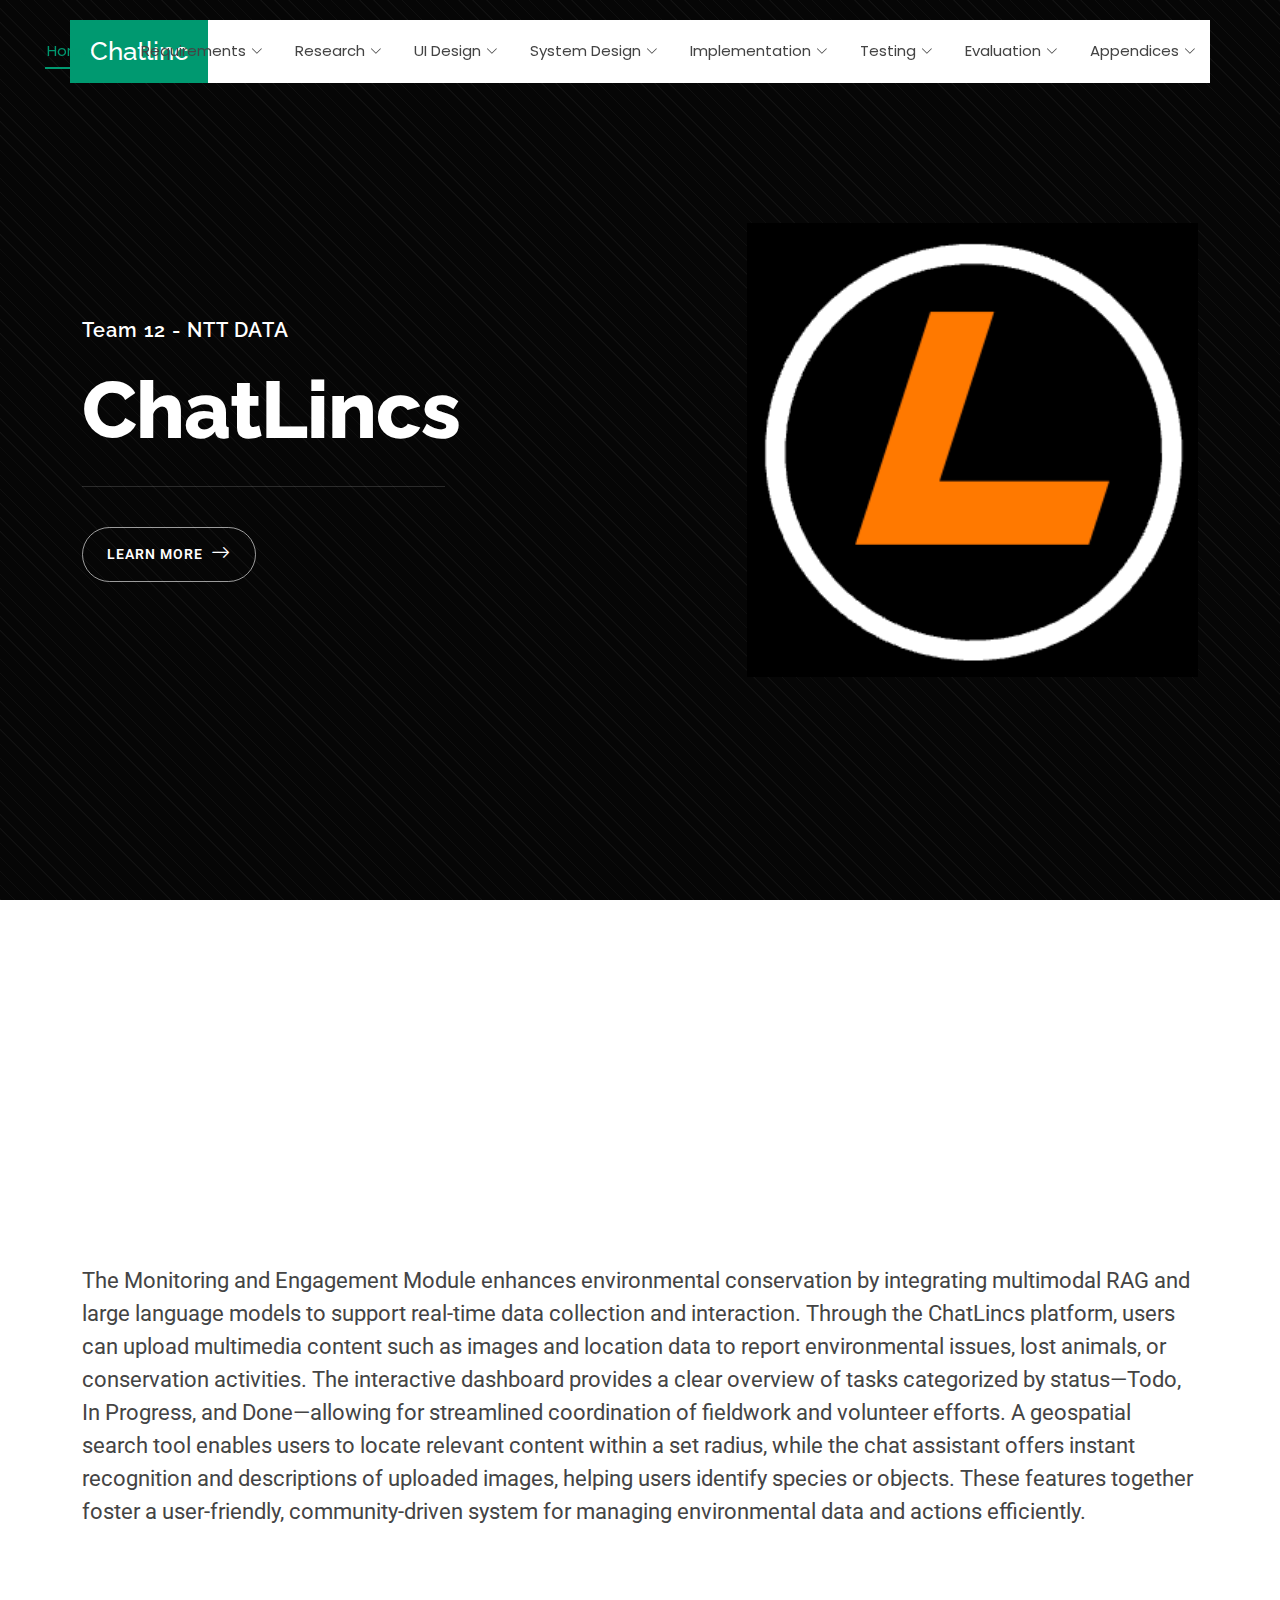
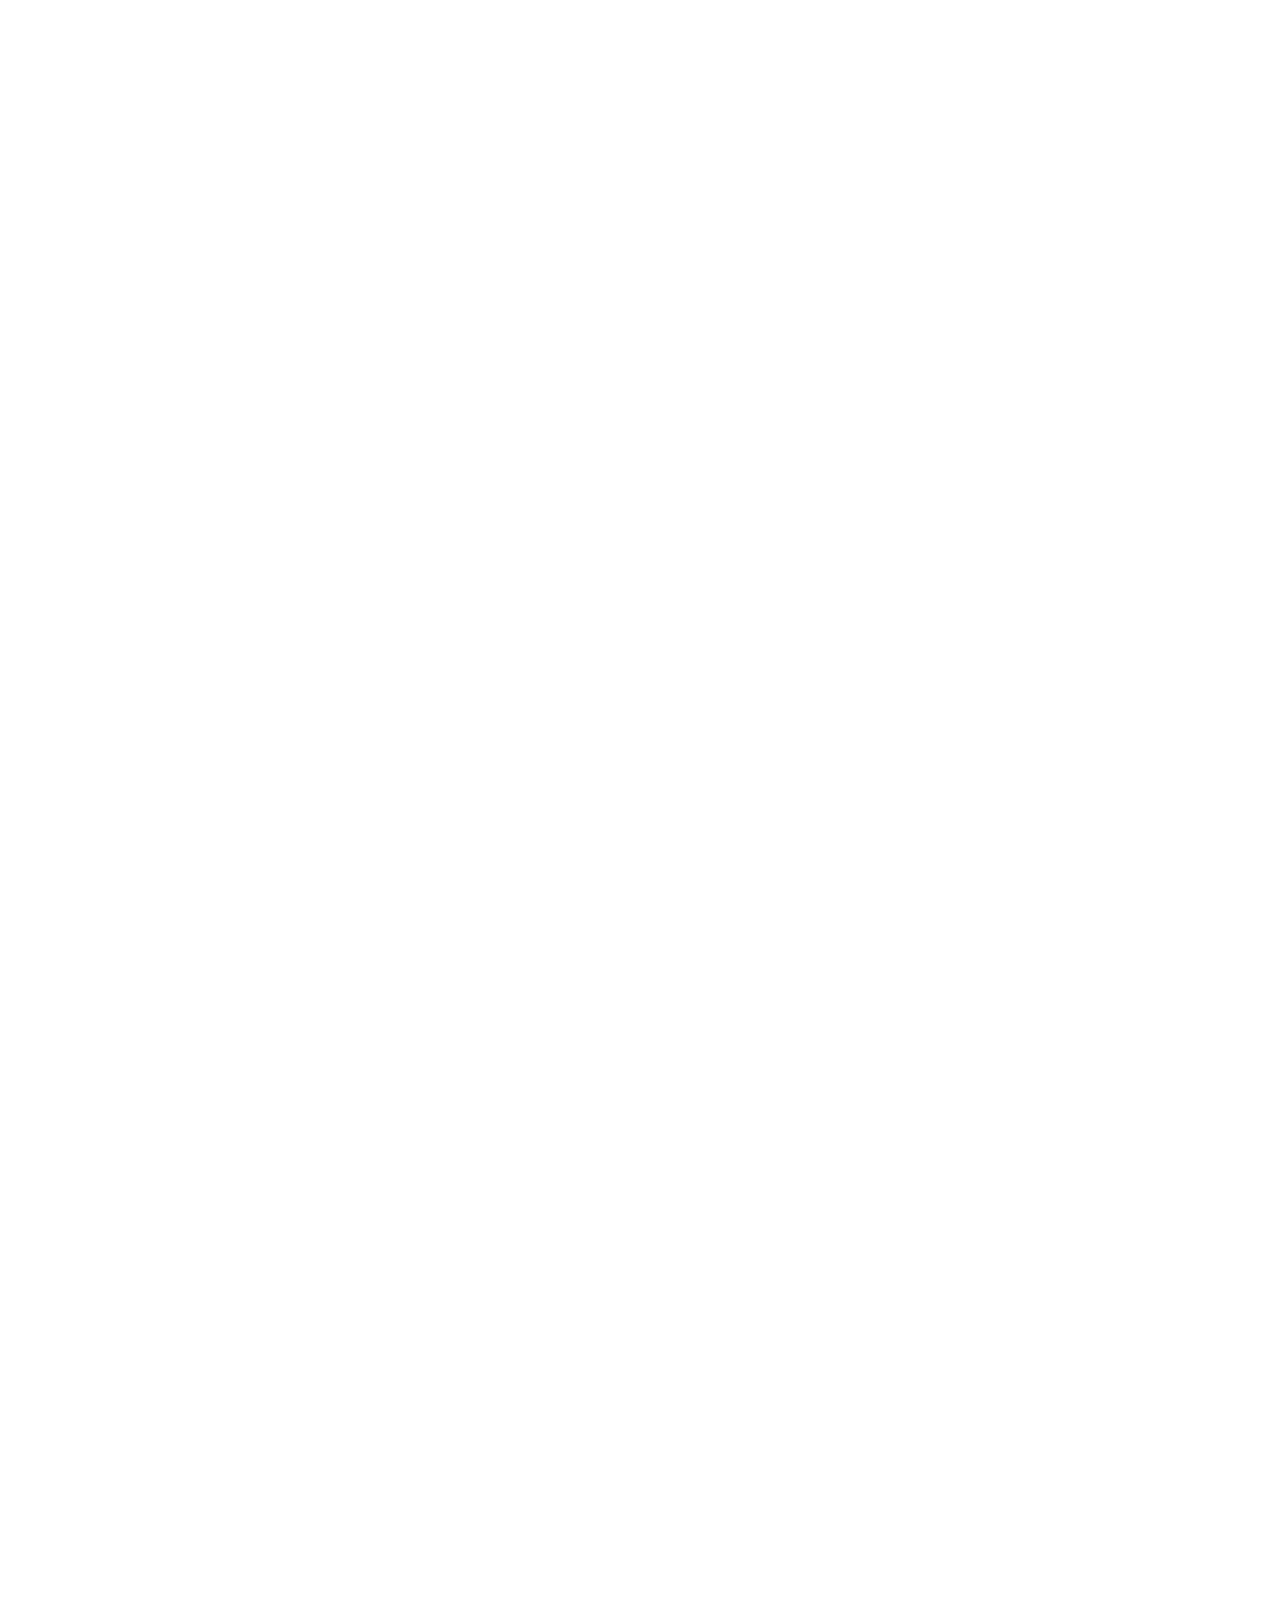
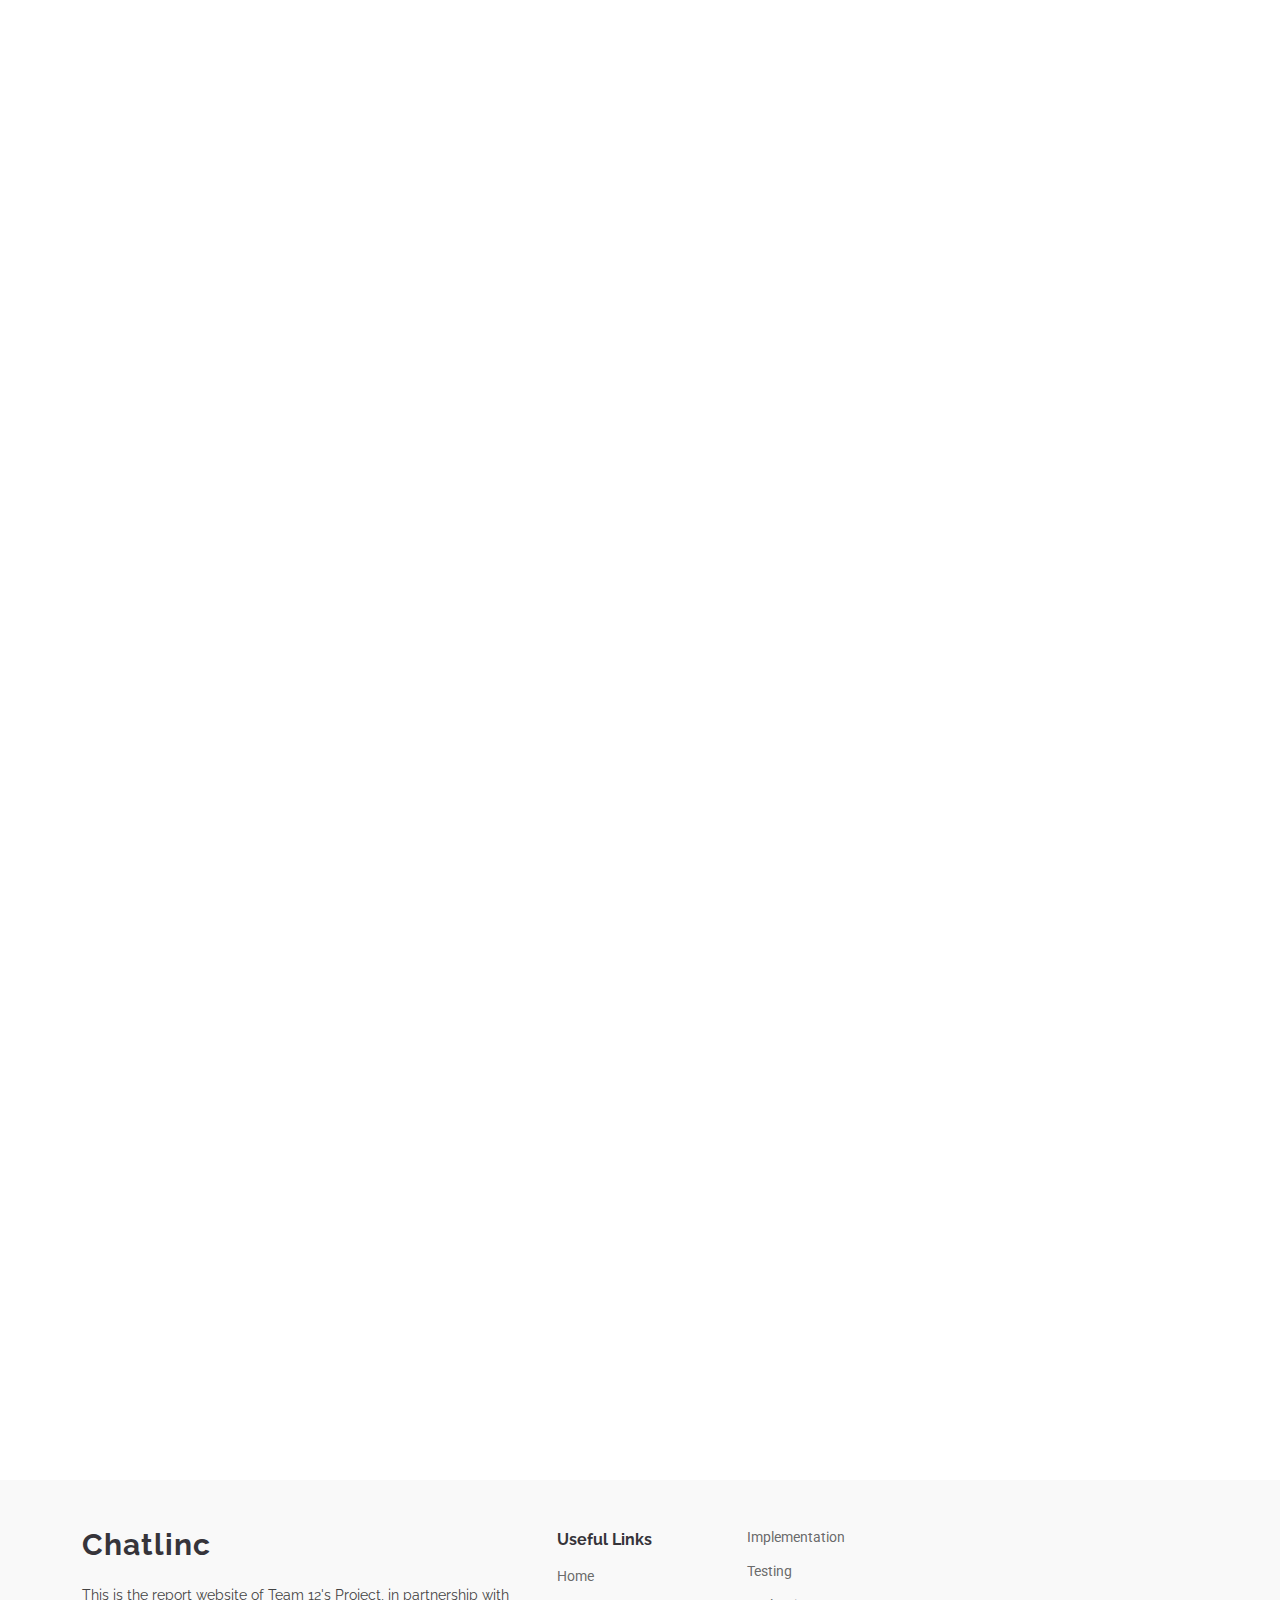
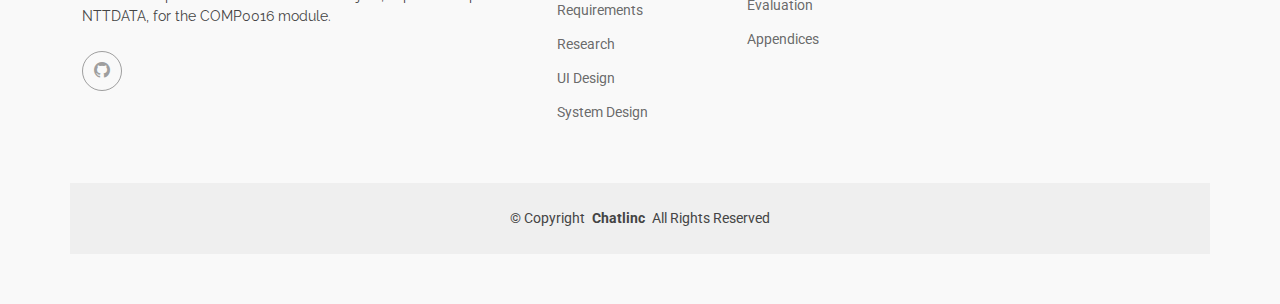
<file: index.html>
<!DOCTYPE html>
<html lang="en">

<head>
  <meta charset="utf-8">
  <meta content="width=device-width, initial-scale=1.0" name="viewport">
  <title>Index - System</title>
  <meta name="description" content="">
  <meta name="keywords" content="">

  <!-- Favicons -->
  <link href="assets/img/logo.jpg" rel="icon">
  <link href="assets/img/logo.jpg" rel="apple-touch-icon">

  <!-- Fonts -->
  <link href="https://fonts.googleapis.com" rel="preconnect">
  <link href="https://fonts.gstatic.com" rel="preconnect" crossorigin>
  <link href="https://fonts.googleapis.com/css2?family=Roboto:ital,wght@0,100;0,300;0,400;0,500;0,700;0,900;1,100;1,300;1,400;1,500;1,700;1,900&family=Poppins:ital,wght@0,100;0,200;0,300;0,400;0,500;0,600;0,700;0,800;0,900;1,100;1,200;1,300;1,400;1,500;1,600;1,700;1,800;1,900&family=Raleway:ital,wght@0,100;0,200;0,300;0,400;0,500;0,600;0,700;0,800;0,900;1,100;1,200;1,300;1,400;1,500;1,600;1,700;1,800;1,900&display=swap" rel="stylesheet">

  <!-- Vendor CSS Files -->
  <link href="assets/vendor/bootstrap/css/bootstrap.min.css" rel="stylesheet">
  <link href="assets/vendor/bootstrap-icons/bootstrap-icons.css" rel="stylesheet">
  <link href="assets/vendor/aos/aos.css" rel="stylesheet">
  <link href="assets/vendor/glightbox/css/glightbox.min.css" rel="stylesheet">
  <link href="assets/vendor/swiper/swiper-bundle.min.css" rel="stylesheet">

  <!-- Main CSS File -->
  <link href="assets/css/main.css" rel="stylesheet">

</head>

<body class="index-page">

  <header id="header" class="header d-flex align-items-center fixed-top">
    <div class="header-container container-fluid container-xl position-relative d-flex align-items-center justify-content-end">

      <a href="index.html" class="logo d-flex align-items-center me-auto">
        <!-- Uncomment the line below if you also wish to use an image logo -->
        <!-- <img src="assets/img/logo.webp" alt=""> -->
        <h1 class="sitename">Chatlinc</h1>
      </a>

      <nav id="navmenu" class="navmenu">
        <ul>
          <li class="dropdown"><a href="index.html" class="active"><span>Home</span> <i class="bi bi-chevron-down toggle-dropdown"></i></a>
            <ul>
              <li><a href="index.html#abstract">Abstract</a></li>
              <li><a href="index.html#features">Features</a></li>
              <li><a href="index.html#video">Video</a></li>
              <li><a href="index.html#project_timeline">Project Timeline</a></li>
              <li><a href="index.html#development_team">Development Team</a></li>
            </ul>
          </li>
          <li class="dropdown"><a href="requirements.html"><span>Requirements</span> <i class="bi bi-chevron-down toggle-dropdown"></i></a>
            <ul>
              <li><a href="requirements.html#project_background">Project Background</a></li>
              <li><a href="requirements.html#project_goals">Project Goals</a></li>
              <li><a href="requirements.html#requirements_gathering">Requirements Gathering</a></li>
              <li><a href="requirements.html#personas">Personas</a></li>
              <li><a href="requirements.html#use_cases">Use Cases</a></li>
              <li><a href="requirements.html#moscow">MoSCOW</a></li>
            </ul>
          </li>
          <li class="dropdown"><a href="research.html"><span>Research</span> <i class="bi bi-chevron-down toggle-dropdown"></i></a>
            <ul>
              <li><a href="research.html#related_projects_review">Related Projects Review</a></li>
              <li><a href="research.html#technology_review">Technology Review</a></li>
              <li><a href="research.html#references">References</a></li>
            </ul>
          </li>
          <li class="dropdown"><a href="ui_design.html"><span>UI Design</span> <i class="bi bi-chevron-down toggle-dropdown"></i></a>
            <ul>
              <li><a href="ui_design.html#design_principles">Design Principles</a></li>
              <li><a href="ui_design.html#sketches">Sketches</a></li>
              <li><a href="ui_design.html#prototype">Prototype</a></li>
            </ul>
          </li>
          <li class="dropdown"><a href="system_design.html" ><span>System Design</span> <i class="bi bi-chevron-down toggle-dropdown"></i></a>
            <ul>
              <li><a href="system_design.html#architecture">System Architecture</a></li>
              <li><a href="system_design.html#design_patterns">Design Patterns</a></li>
              <li><a href="system_design.html#api">APIs Definition</a></li>
              <li><a href="system_design.html#multimodal_backend">Multimodal Backend</a></li>
            </ul>
          </li>
          <li class="dropdown"><a href="implementation.html"><span>Implementation</span> <i class="bi bi-chevron-down toggle-dropdown"></i></a>
            <ul>
              <li><a href="implementation.html#project_structure">Project structure</a></li>
              <li><a href="implementation.html#features">Features</a></li>
              <li><a href="implementation.html#chat_with_video">Chat with Video</a></li>
              <li><a href="implementation.html#multimodal_rag">Multimodal RAG</a></li>
              <li><a href="implementation.html#geographic_map">Geographic Map</a></li>
              <li><a href="implementation.html#task_management">Task Management</a></li>
            </ul>
          </li>
          <li class="dropdown"><a href="testing.html"><span>Testing</span> <i class="bi bi-chevron-down toggle-dropdown"></i></a>
            <ul>
              <li><a href="testing.html#testing_strategy">Testing Strategy</a></li>
              <li><a href="testing.html#unit_testing">Unit Testing</a></li>
              <li><a href="testing.html#integration_testing">Integration Testing</a></li>
              <li><a href="testing.html#user_testing">User Acceptance Testing</a></li>
            </ul>
          </li>
          <li class="dropdown"><a href="evaluation.html"><span>Evaluation</span> <i class="bi bi-chevron-down toggle-dropdown"></i></a>
            <ul>
              <li><a href="evaluation.html#achievements">Achievements</a></li>
              <li><a href="evaluation.html#critical_evaluation">Critical Evaluation</a></li>
              <li><a href="evaluation.html#future_work">Future Work</a></li>
            </ul>
          </li>
          <li class="dropdown"><a href="appendices.html"><span>Appendices</span> <i class="bi bi-chevron-down toggle-dropdown"></i></a>
            <ul>
              <li><a href="appendices.html#user_manual">User Manual</a></li>
              <li><a href="appendices.html#deployment_manual">Deployment Manual</a></li>
              <li><a href="appendices.html#legal_statements">Legal Statements</a></li>
              <li><a href="appendices.html#dev_blog">Dev Blog</a></li>
              <li><a href="appendices.html#monthly_videos">Monthly Videos</a></li>
            </ul>
          </li>
        </ul>
        <i class="mobile-nav-toggle d-xl-none bi bi-list"></i>
      </nav>

    </div>
  </header>

  <main class="main">


    <!-- Hero 2 Section -->
    <section id="hero-2" class="hero-2 section dark-background">
      <div class="container">
        <div class="row">
          <div class="col-lg-7 content-col" data-aos="fade-right">
            <div class="content">
              <div class="agency-name">
                <h5>Team 12 - NTT DATA</h5>
              </div>

              <div class="main-heading">
                <h1>ChatLincs</h1>
              </div>

              <div class="divider"></div>

              <div class="description">

              </div>

              <div class="cta-button">
                <a href="#abstract" class="btn">
                  <span>LEARN MORE</span>
                  <i class="bi bi-arrow-right"></i>
                </a>
              </div>
            </div>
          </div>

          <div class="col-lg-5" data-aos="fade-left">
            <div class="visual-content">
              <div class="fluid-shape">
                <img src="assets/img/logo.jpg" alt="Abstract Fluid Shape" class="fluid-img">
              </div>
            </div>
          </div>
        </div>
      </div>
    </section><!-- /Hero 2 Section -->

    <!-- Clients Section -->
    <section id="clients" class="clients section">

      <div class="container" data-aos="fade-up">

        <div class="row gy-4">

          <div class="col-xl-2 col-md-3 col-6 client-logo">
            <img src="assets/img/ntt-datalogo.png" class="img-fluid" alt="">
          </div><!-- End Client Item -->

          <div class="col-xl-2 col-md-3 col-6 client-logo">
            <img src="assets/img/UCL_logo.png" class="img-fluid" alt="">
          </div><!-- End Client Item -->

          <div class="col-xl-2 col-md-3 col-6 client-logo">
            <img src="assets/img/weaviate-logo.png" class="img-fluid" alt="">
          </div><!-- End Client Item -->

          <div class="col-xl-2 col-md-3 col-6 client-logo">
            <img src="assets/img/LanceDB.png" class="img-fluid" alt="">
          </div><!-- End Client Item -->

          <div class="col-xl-2 col-md-3 col-6 client-logo">
            <img src="assets/img/nextjs3.webp" class="img-fluid" alt="">
          </div><!-- End Client Item -->

          <div class="col-xl-2 col-md-3 col-6 client-logo">
            <img src="assets/img/docker-logo-horizontal.png" class="img-fluid" alt="">
          </div><!-- End Client Item -->

        </div>

      </div>

    </section><!-- /Clients Section -->

    <!-- Abstract Section -->
    <section id="abstract" class="abstract section">

      <!-- Section Title -->
      <div class="container section-title" data-aos="fade-up">
        <h2>Abstract</h2>

      </div><!-- End Section Title -->

      <div class="container ">

        <div>
          <p></p>
          <p style="font-size: 22px;">
            The Monitoring and Engagement Module enhances environmental conservation by integrating multimodal RAG and large language models to support real-time data collection and interaction. Through the ChatLincs platform, users can upload multimedia content such as images and location data to report environmental issues, lost animals, or conservation activities. The interactive dashboard provides a clear overview of tasks categorized by status—Todo, In Progress, and Done—allowing for streamlined coordination of fieldwork and volunteer efforts. A geospatial search tool enables users to locate relevant content within a set radius, while the chat assistant offers instant recognition and descriptions of uploaded images, helping users identify species or objects. These features together foster a user-friendly, community-driven system for managing environmental data and actions efficiently.
          </p>

        </div>
      </div>

    </section><!-- /Abstract Section -->

    <!-- Features Section -->
    <section id="features" class="features section">

      <!-- Section Title -->
      <div class="container section-title" data-aos="fade-up">
        <h2>Features</h2>

      </div><!-- End Section Title -->

      <div class="container">

        <div class="row gy-4 justify-content-between">

          <div class=" d-flex flex-column justify-content-center">

            <div class="features-item d-flex ps-0 ps-lg-3 pt-4 pt-lg-0" data-aos="fade-up" data-aos-delay="200">
              <div>
                <h4 style="font-size:24px;">Multimodal AI Assistant</h4>
                <p style="font-size:20px;">1. AI-powered chatbot for text-based interactions and ecosystem-related queries.</p>
                <p style="font-size:20px;">2. Retrieval-Augmented Generation (RAG) system enabling semantic search across text, images, audio, and video.</p>
              </div>
            </div>

            <div class="features-item d-flex mt-5 ps-0 ps-lg-3" data-aos="fade-up" data-aos-delay="300">
              <div>
                <h4 style="font-size:24px;">Interactive Map &amp; Geospatial Integration</h4>
                <p style="font-size:20px;">1. Dynamic map interface enabling users to search using address, keywords, and adjustable radius.</p>
                <p style="font-size:20px;">2. Visualizations powered by OpenStreetMap and Leaflet for intuitive spatial data representation.</p>
                <p style="font-size:20px;">3. Event geotagging for reports such as lost pets, wildlife sightings, and environmental changes.</p>
              </div>
            </div>

            <div class="features-item d-flex mt-5 ps-0 ps-lg-3" data-aos="fade-up" data-aos-delay="400">
              <div>
                <h4 style="font-size:24px;">Task Management System</h4>
                <p style="font-size:20px;">1. Kanban-style interface (similar to Trello) with three task categories: "To-Do," "In Progress," and "Done."</p>
                <p style="font-size:20px;">2. Supports task prioritization (High / Medium / Low) and custom tags (e.g., Pollution Control, Reforestation) for categorization.</p>
              </div>
            </div>

            <div class="features-item d-flex mt-5 ps-0 ps-lg-3" data-aos="fade-up" data-aos-delay="500">
              <div>
                <h4 style="font-size:24px;">File Upload &amp; Data Storage</h4>
                <p style="font-size:20px;">1. Accepts multiple file types (images, audio, video) for uploading environmental observations and evidence.</p>
                <p style="font-size:20px;">2. Integrated geotagging to enhance event tracking and archival accuracy.</p>
                <p style="font-size:20px;">3. Drag-and-drop upload functionality ensures a smooth and user-friendly experience.</p>
              </div>
            </div>

          </div>
        </div>

      </div>

    </section><!-- /Features Section -->

    <!-- Video Section -->
    <section id="video" class="video section">
      <!-- Section Title -->
      <div class="container section-title" data-aos="fade-up">
        <h2>Video</h2>

      </div><!-- End Section Title -->

        <div class="container">
          <div class="video-box">
            <div class="ratio ratio-16x9">
              <iframe src="https://youtube.com/embed/jxHyjNwjsrY" title="YouTube video" frameborder="0"
                allow="accelerometer; autoplay; clipboard-write; encrypted-media; gyroscope; picture-in-picture; web-share"
                allowfullscreen></iframe>
            </div>
          </div>

          <p></p>

        </div>

    </section><!-- /Video Section -->

    <!-- Project Timeline Section -->
    <section id="project_timeline" class="project_timeline section">

      <!-- Section Title -->
      <div class="container section-title" data-aos="fade-up">
        <h2>Project Timeline</h2>
        

      </div><!-- End Section Title -->

      <div class="container" data-aos="fade-up" data-aos-delay="100">
        
        <div class="container" data-aos="fade-up" data-aos-delay="100">

          <div class="row">
            <p style="font-size: 20px;">This is the gantt chart showing our project timeline.</p>
          </div>
  
          <div class="row gy-4 justify-content-center">
            <div>
              <img src="assets/img/Project Timeline.png" class="img-fluid mx-auto d-block" alt="">
            </div>
          </div>
  
        </div>

    </section><!-- /Project Timeline Section -->

    <!-- Development Team Section -->
    <section id="development_team" class="development_team section">

      <!-- Section Title -->
      <div class="container section-title" data-aos="fade-up">
        <h2>Development Team</h2>

      </div><!-- End Section Title -->

      <div class="container">

        <div class="row gy-4">

          <div class="col-xl-3 col-md-6 d-flex" data-aos="fade-up" data-aos-delay="100">
            <div class="member">
              <img src="assets/img/hao_zhang.png" class="img-fluid" alt="">
              <h4>Hao Zhang</h4>
              <span>Project Lead, Backend & AI Integration</span>
              <div class="social">
                <a href="https://github.com/Hao-Hao211" target="_blank"><i class="bi bi-github"></i></a>
              </div>
            </div>
          </div>

          <div class="col-xl-3 col-md-6 d-flex" data-aos="fade-up" data-aos-delay="200">
            <div class="member">
              <img src="assets/img/jack_liu.jpg" class="img-fluid" alt="">
              <h4>Jack Liu</h4>
              <span>Infrastructure & Deployment, Testing</span>
              <div class="social">
                <a href="https://github.com/jackliu04"><i class="bi bi-github"></i></a>
              </div>
            </div>
          </div>

          <div class="col-xl-3 col-md-6 d-flex" data-aos="fade-up" data-aos-delay="300">
            <div class="member">
              <img src="assets/img/ruizhe.png" class="img-fluid" alt="">
              <h4>Ruizhe Yang</h4>
              <span>Frontend, UI/UX</span>
              <div class="social">
                <a href="https://github.com/yr5414"><i class="bi bi-github"></i></a>
              </div>
            </div>
          </div>

          <div class="col-xl-3 col-md-6 d-flex" data-aos="fade-up" data-aos-delay="400">
            <div class="member">
              <img src="assets/img/penghui.png" class="img-fluid" alt="">
              <h4>Penghui Li</h4>
              <span>Editor</span>
              <div class="social">
                <a href="https://github.com/Penghui-M"><i class="bi bi-github"></i></a>
              </div>
            </div>
          </div>

        </div>

      </div>

    </section><!-- /Development Team Section -->

  </main>

  <footer id="footer" class="footer position-relative light-background">

    <div class="container footer-top">
      <div class="row gy-4">
        <div class="col-lg-5 col-md-12 footer-about">
          <a href="index.html" class="logo d-flex align-items-center">
            <span class="sitename">Chatlinc</span>
          </a>
          <p>This is the report website of Team 12's Project, in partnership with NTTDATA, for the COMP0016 module.</p>
          <div class="social-links d-flex mt-4">
            <a href="https://github.com/Hao-Hao211/ChatLincs.git"><i class="bi bi-github"></i></a>
          </div>
        </div>

        <div class="col-lg-2 col-6 footer-links">
          <h4>Useful Links</h4>
          <ul>
            <li><a href="index.html#">Home</a></li>
            <li><a href="requirements.html#">Requirements</a></li>
            <li><a href="research.html#">Research</a></li>
            <li><a href="ui_design.html#">UI Design</a></li>
            <li><a href="system_design.html#">System Design</a></li>
          </ul>
        </div>

        <div class="col-lg-2 col-6 footer-links">

          <ul>
            <li><a href="implementation.html#">Implementation</a></li>
            <li><a href="testing.html#">Testing</a></li>
            <li><a href="evaluation.html#">Evaluation</a></li>
            <li><a href="appendices.html#">Appendices</a></li>
          </ul>
        </div>

        <div class="col-lg-3 col-md-12 footer-contact text-center text-md-start">

          <p> </p>
        </div>

      </div>
    </div>

    <div class="container copyright text-center mt-4">
      <p>© <span>Copyright</span> <strong class="px-1 sitename">Chatlinc</strong> <span>All Rights Reserved</span></p>

    </div>

  </footer>

  <!-- Scroll Top -->
  <a href="#" id="scroll-top" class="scroll-top d-flex align-items-center justify-content-center"><i class="bi bi-arrow-up-short"></i></a>

  <!-- Preloader -->
  <div id="preloader"></div>

  <!-- Vendor JS Files -->
  <script src="assets/vendor/bootstrap/js/bootstrap.bundle.min.js"></script>
  <script src="assets/vendor/php-email-form/validate.js"></script>
  <script src="assets/vendor/aos/aos.js"></script>
  <script src="assets/vendor/glightbox/js/glightbox.min.js"></script>
  <script src="assets/vendor/swiper/swiper-bundle.min.js"></script>

  <!-- Main JS File -->
  <script src="assets/js/main.js"></script>

</body>

</html>
</file>
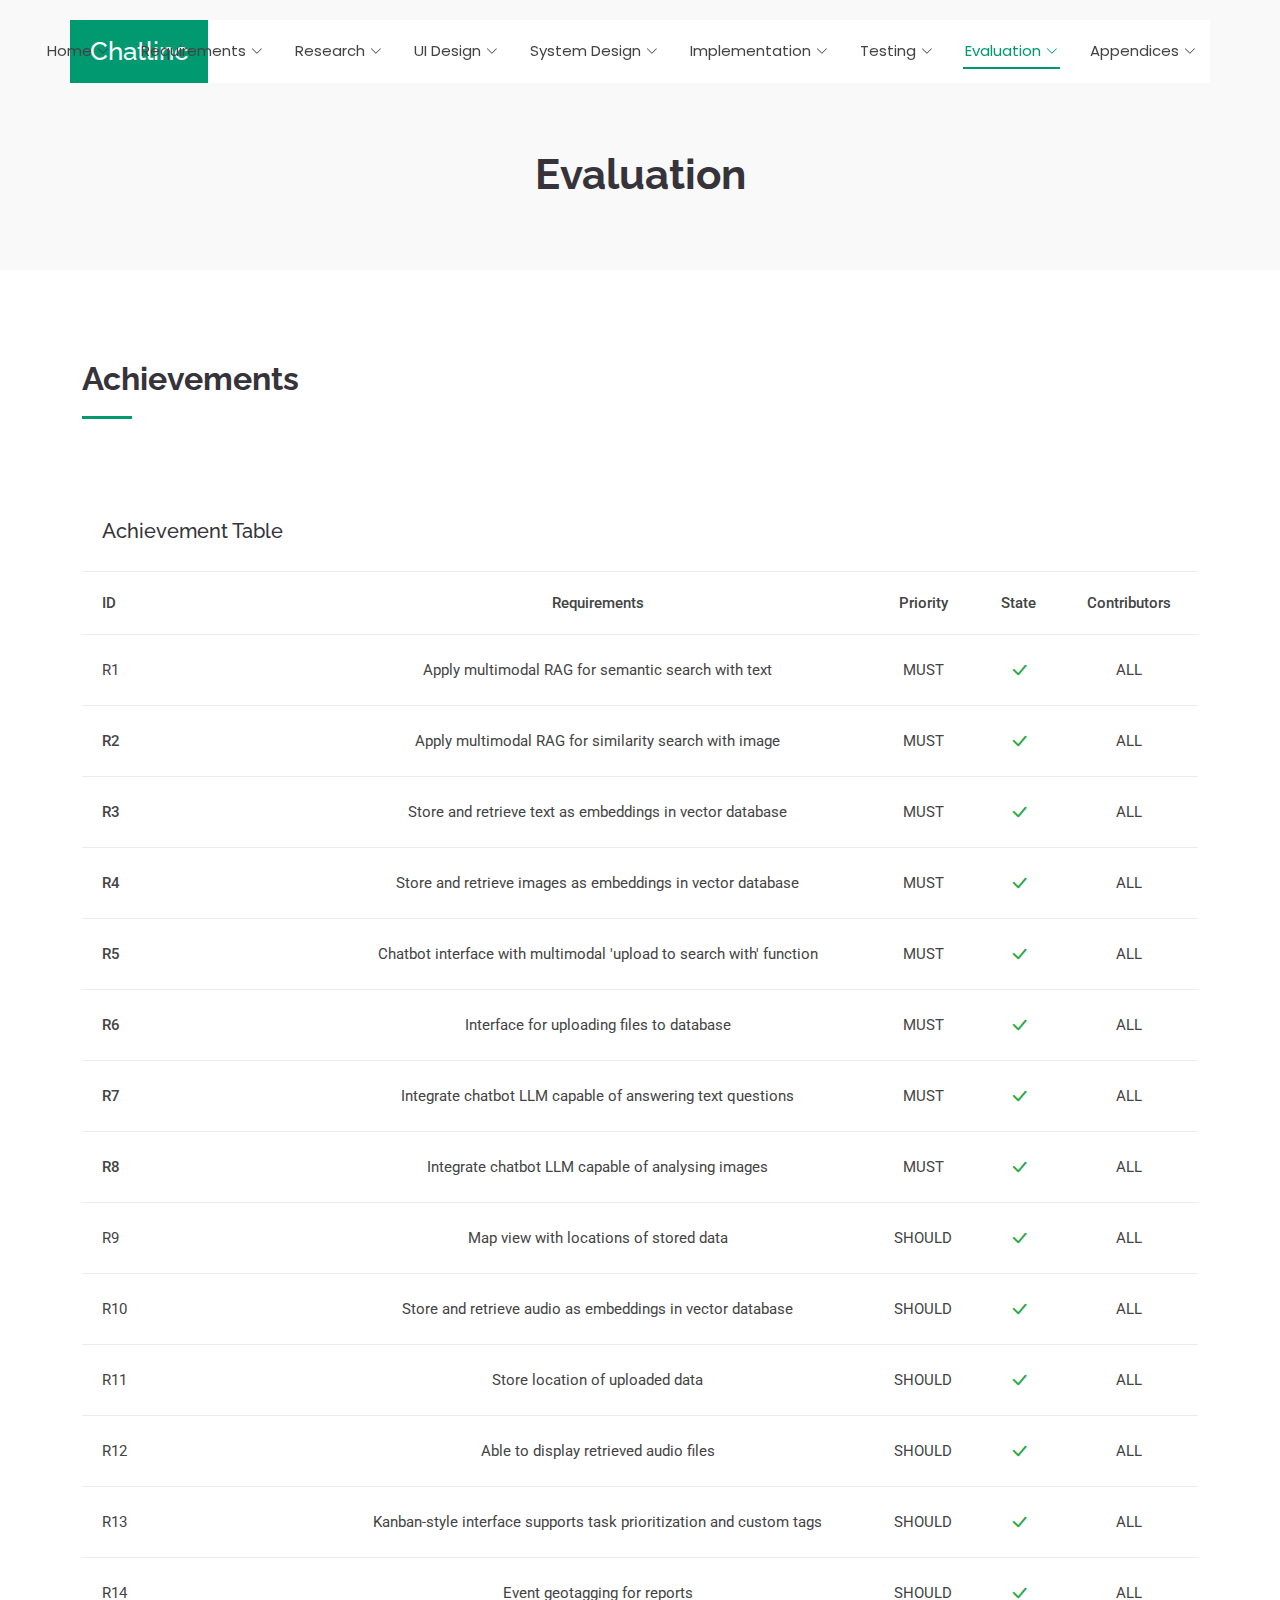
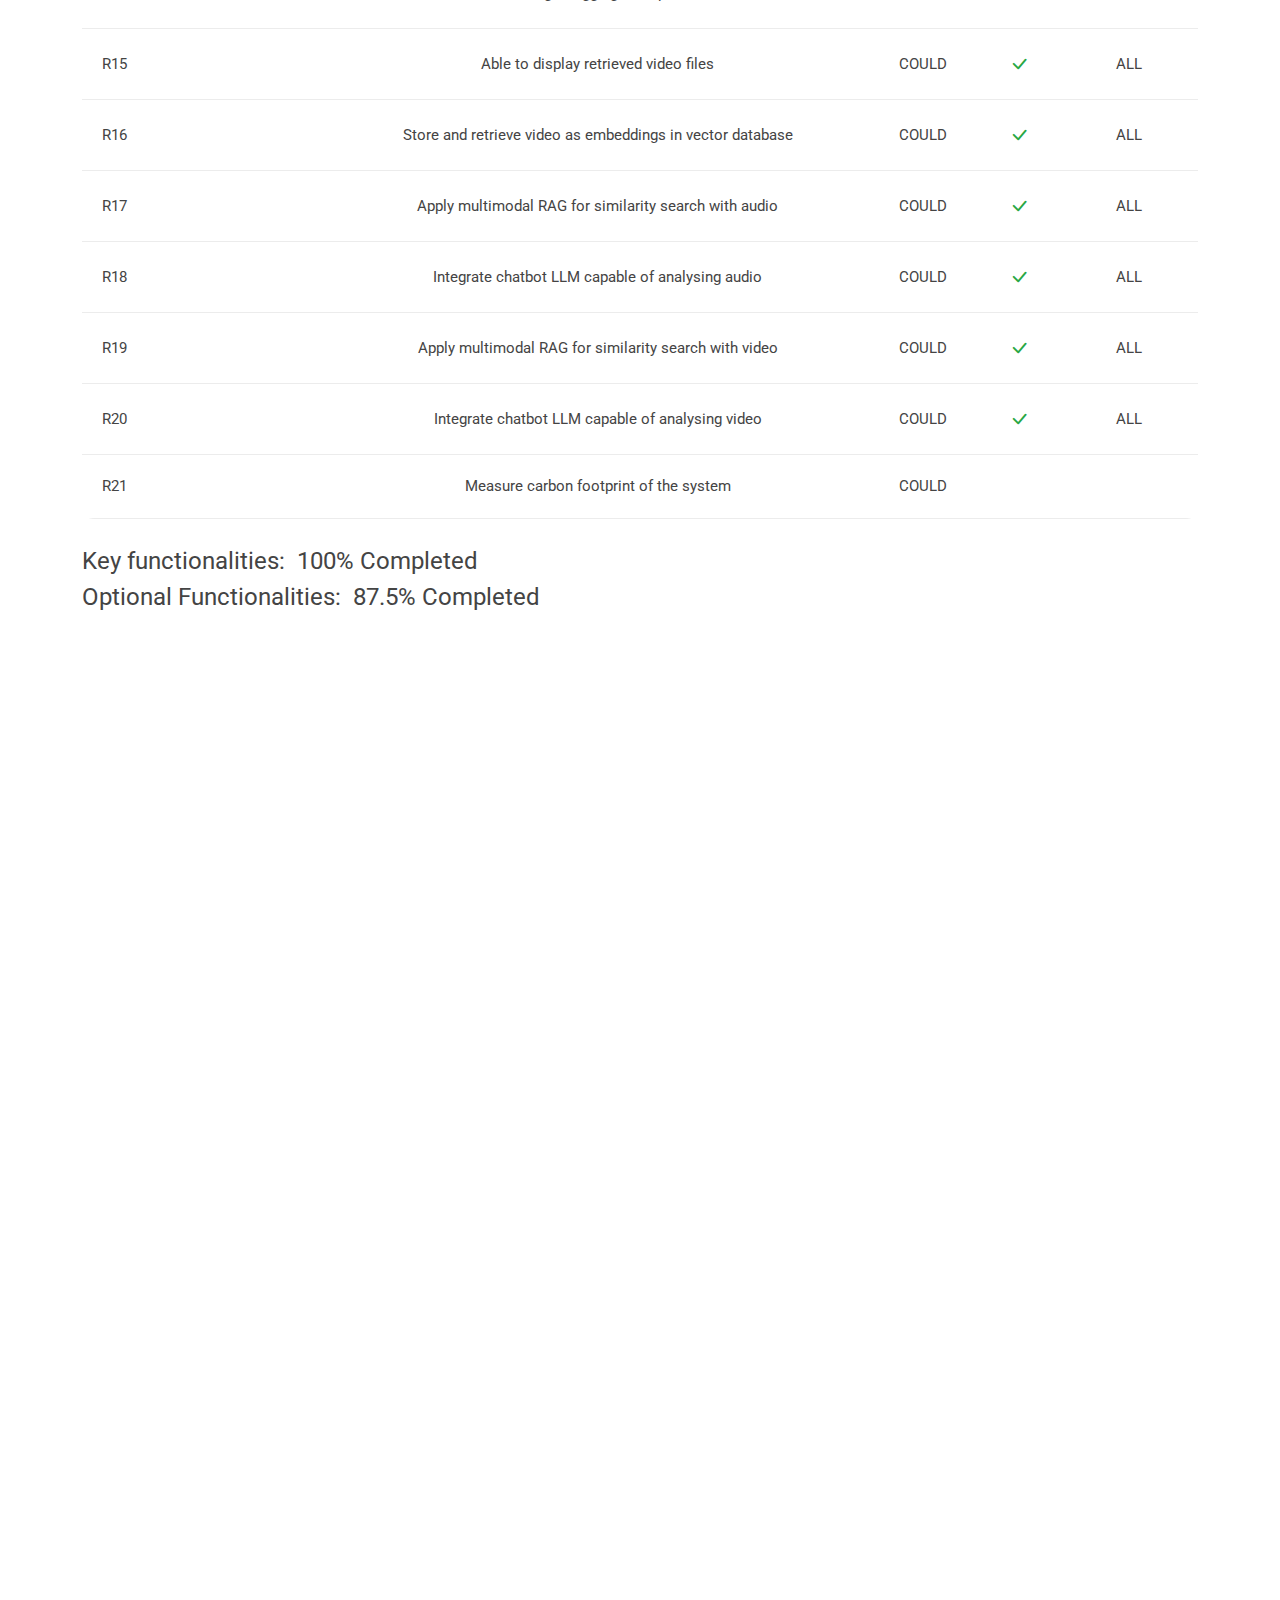
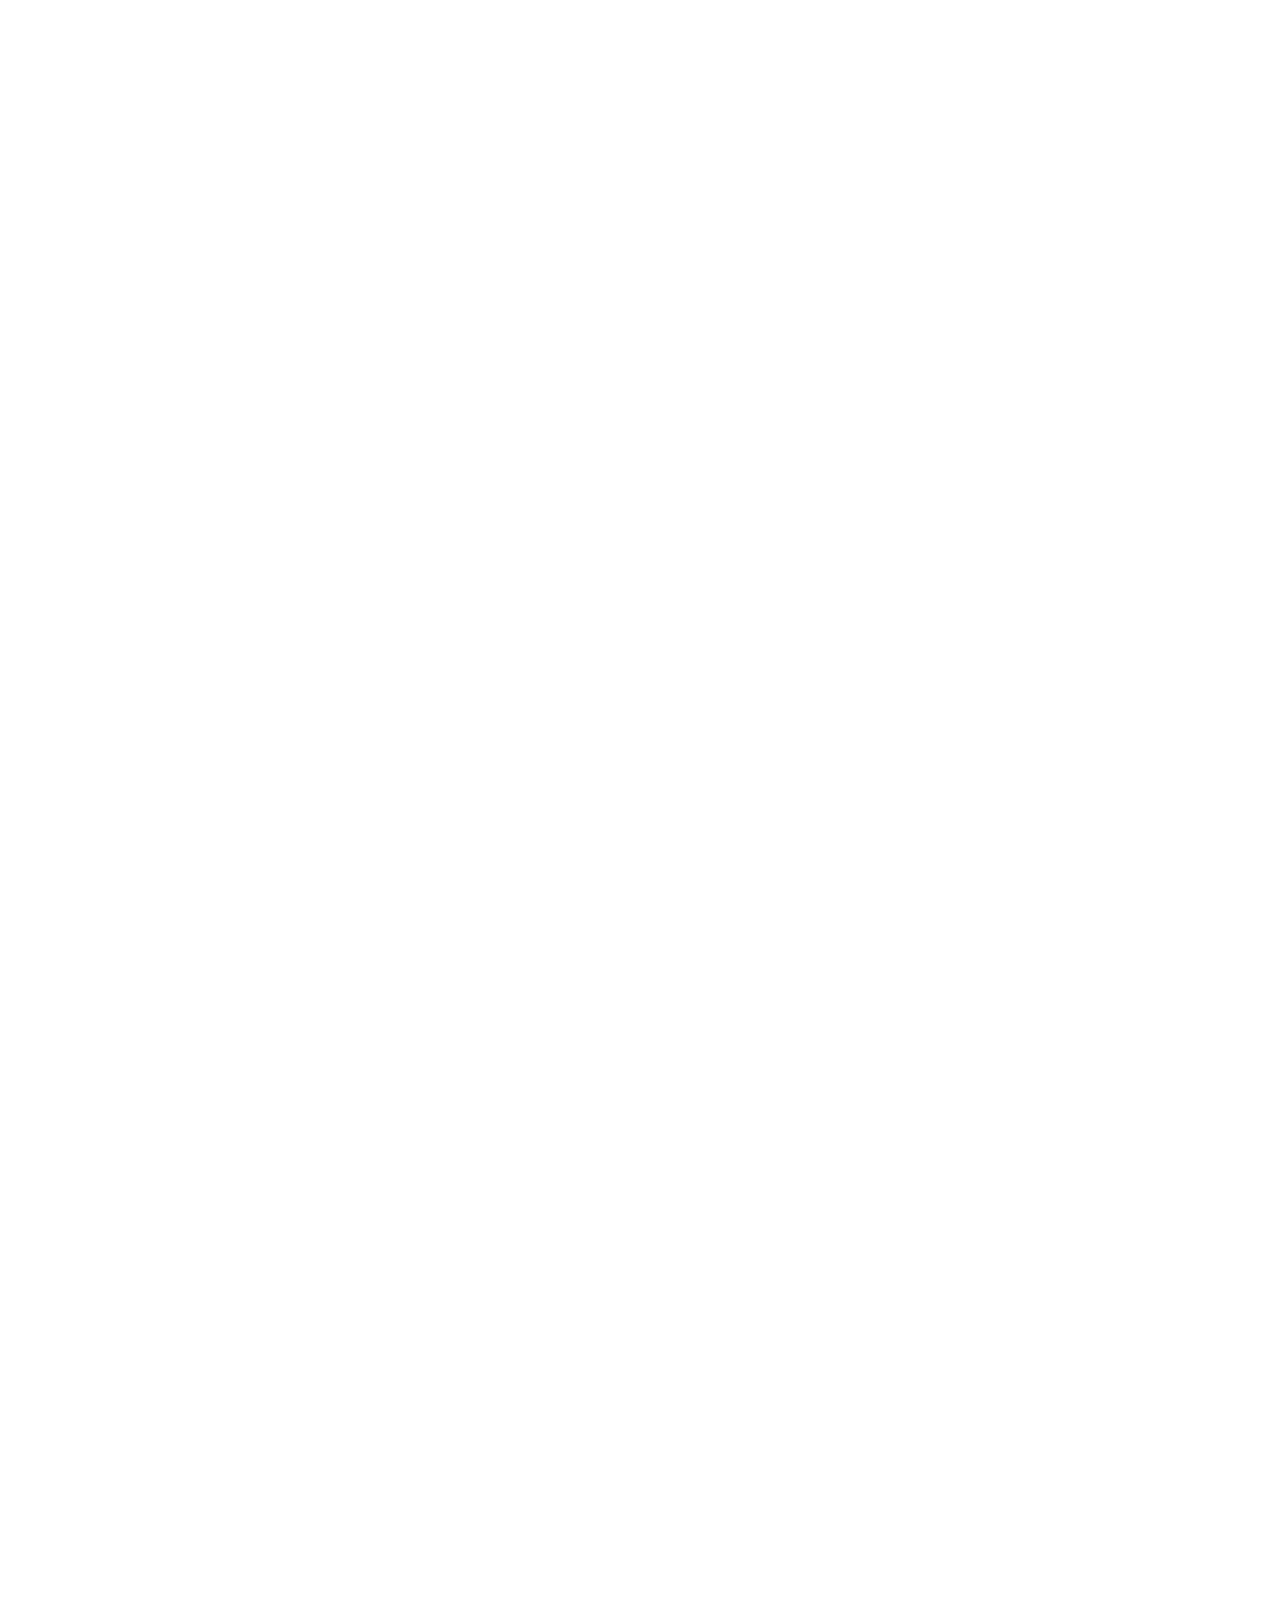
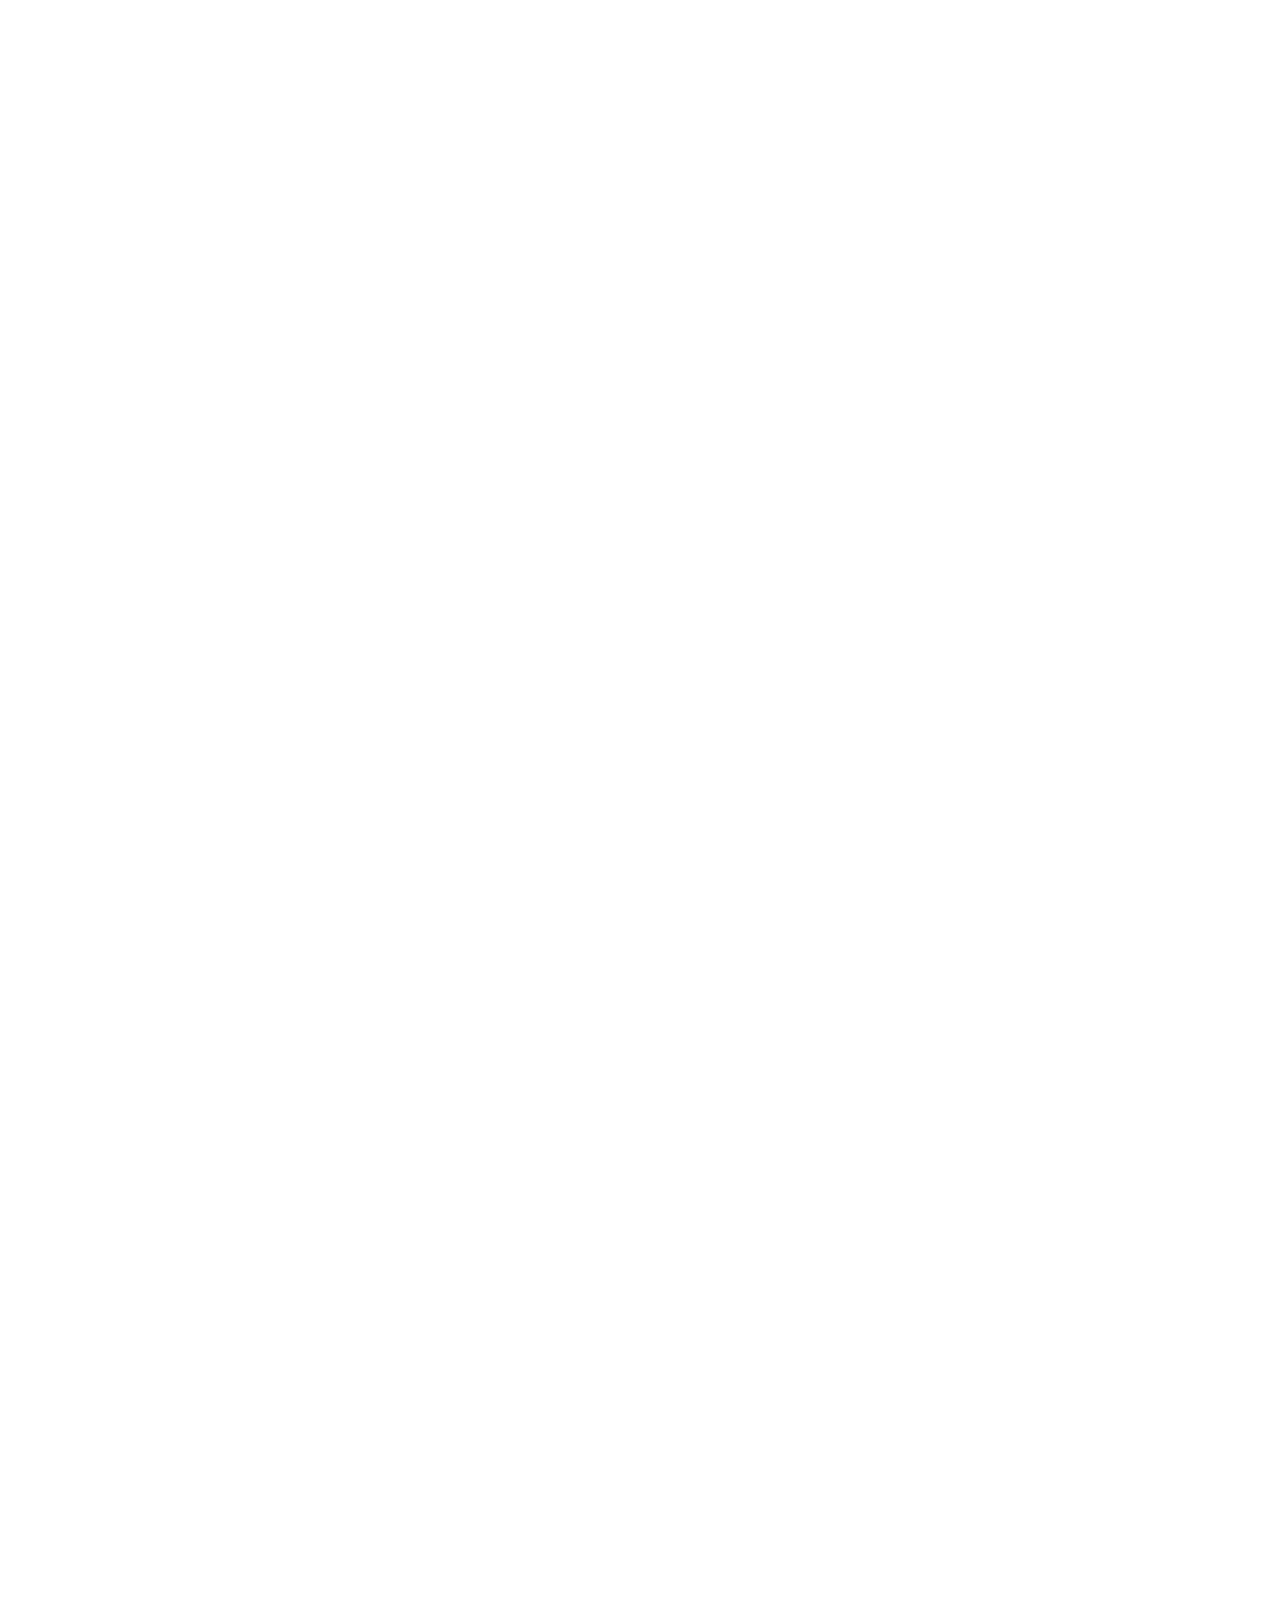
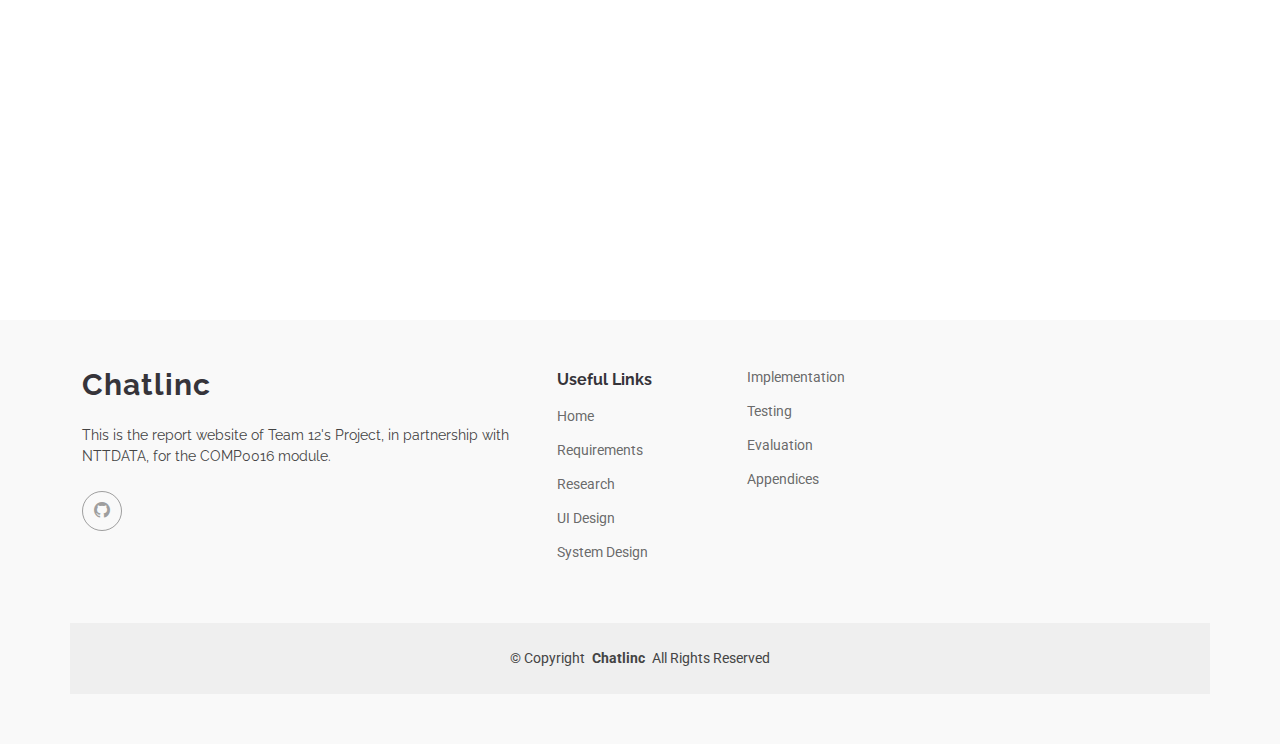
<file: evaluation.html>
<!DOCTYPE html>
<html lang="en">

<head>
  <meta charset="utf-8">
  <meta content="width=device-width, initial-scale=1.0" name="viewport">
  <title>Evaluation - System</title>
  <meta name="description" content="">
  <meta name="keywords" content="">

  <!-- Favicons -->
  <link href="assets/img/logo.jpg" rel="icon">
  <link href="assets/img/logo.jpg" rel="apple-touch-icon">

  <!-- Fonts -->
  <link href="https://fonts.googleapis.com" rel="preconnect">
  <link href="https://fonts.gstatic.com" rel="preconnect" crossorigin>
  <link href="https://fonts.googleapis.com/css2?family=Roboto:ital,wght@0,100;0,300;0,400;0,500;0,700;0,900;1,100;1,300;1,400;1,500;1,700;1,900&family=Poppins:ital,wght@0,100;0,200;0,300;0,400;0,500;0,600;0,700;0,800;0,900;1,100;1,200;1,300;1,400;1,500;1,600;1,700;1,800;1,900&family=Raleway:ital,wght@0,100;0,200;0,300;0,400;0,500;0,600;0,700;0,800;0,900;1,100;1,200;1,300;1,400;1,500;1,600;1,700;1,800;1,900&display=swap" rel="stylesheet">

  <!-- Vendor CSS Files -->
  <link href="assets/vendor/bootstrap/css/bootstrap.min.css" rel="stylesheet">
  <link href="assets/vendor/bootstrap-icons/bootstrap-icons.css" rel="stylesheet">
  <link href="assets/vendor/aos/aos.css" rel="stylesheet">
  <link href="assets/vendor/glightbox/css/glightbox.min.css" rel="stylesheet">
  <link href="assets/vendor/swiper/swiper-bundle.min.css" rel="stylesheet">

  <!-- Main CSS File -->
  <link href="assets/css/main.css" rel="stylesheet">

</head>

<body class="evaluation-page">

  <header id="header" class="header d-flex align-items-center fixed-top">
    <div class="header-container container-fluid container-xl position-relative d-flex align-items-center justify-content-end">

      <a href="index.html" class="logo d-flex align-items-center me-auto">
        <!-- Uncomment the line below if you also wish to use an image logo -->
        <!-- <img src="assets/img/logo.webp" alt=""> -->
        <h1 class="sitename">Chatlinc</h1>
      </a>

      <nav id="navmenu" class="navmenu">
        <ul>
          <li class="dropdown"><a href="index.html"><span>Home</span> <i class="bi bi-chevron-down toggle-dropdown"></i></a>
            <ul>
              <li><a href="index.html#abstract">Abstract</a></li>
              <li><a href="index.html#features">Features</a></li>
              <li><a href="index.html#video">Video</a></li>
              <li><a href="index.html#project_timeline">Project Timeline</a></li>
              <li><a href="index.html#development_team">Development Team</a></li>
            </ul>
          </li>
          <li class="dropdown"><a href="requirements.html"><span>Requirements</span> <i class="bi bi-chevron-down toggle-dropdown"></i></a>
            <ul>
              <li><a href="requirements.html#project_background">Project Background</a></li>
              <li><a href="requirements.html#project_goals">Project Goals</a></li>
              <li><a href="requirements.html#requirements_gathering">Requirements Gathering</a></li>
              <li><a href="requirements.html#personas">Personas</a></li>
              <li><a href="requirements.html#use_cases">Use Cases</a></li>
              <li><a href="requirements.html#moscow">MoSCOW</a></li>
            </ul>
          </li>
          <li class="dropdown"><a href="research.html"><span>Research</span> <i class="bi bi-chevron-down toggle-dropdown"></i></a>
            <ul>
              <li><a href="research.html#related_projects_review">Related Projects Review</a></li>
              <li><a href="research.html#technology_review">Technology Review</a></li>
              <li><a href="research.html#references">References</a></li>
            </ul>
          </li>
          <li class="dropdown"><a href="ui_design.html"><span>UI Design</span> <i class="bi bi-chevron-down toggle-dropdown"></i></a>
            <ul>
              <li><a href="ui_design.html#design_principles">Design Principles</a></li>
              <li><a href="ui_design.html#sketches">Sketches</a></li>
              <li><a href="ui_design.html#prototype">Prototype</a></li>
            </ul>
          </li>
          <li class="dropdown"><a href="system_design.html" ><span>System Design</span> <i class="bi bi-chevron-down toggle-dropdown"></i></a>
            <ul>
              <li><a href="system_design.html#architecture">System Architecture</a></li>
              <li><a href="system_design.html#design_patterns">Design Patterns</a></li>
              <li><a href="system_design.html#api">APIs Definition</a></li>
              <li><a href="system_design.html#multimodal_backend">Multimodal Backend</a></li>
            </ul>
          </li>
          <li class="dropdown"><a href="implementation.html"><span>Implementation</span> <i class="bi bi-chevron-down toggle-dropdown"></i></a>
            <ul>
              <li><a href="implementation.html#project_structure">Project structure</a></li>
              <li><a href="implementation.html#features">Features</a></li>
              <li><a href="implementation.html#chat_with_video">Chat with Video</a></li>
              <li><a href="implementation.html#multimodal_rag">Multimodal RAG</a></li>
              <li><a href="implementation.html#geographic_map">Geographic Map</a></li>
              <li><a href="implementation.html#task_management">Task Management</a></li>
            </ul>
          </li>
          <li class="dropdown"><a href="testing.html"><span>Testing</span> <i class="bi bi-chevron-down toggle-dropdown"></i></a>
            <ul>
              <li><a href="testing.html#testing_strategy">Testing Strategy</a></li>
              <li><a href="testing.html#unit_testing">Unit Testing</a></li>
              <li><a href="testing.html#integration_testing">Integration Testing</a></li>
              <li><a href="testing.html#user_testing">User Acceptance Testing</a></li>
            </ul>
          </li>
          <li class="dropdown"><a href="evaluation.html" class="active"><span>Evaluation</span> <i class="bi bi-chevron-down toggle-dropdown"></i></a>
            <ul>
              <li><a href="evaluation.html#achievements">Achievements</a></li>
              <li><a href="evaluation.html#critical_evaluation">Critical Evaluation</a></li>
              <li><a href="evaluation.html#future_work">Future Work</a></li>
            </ul>
          </li>
          <li class="dropdown"><a href="appendices.html"><span>Appendices</span> <i class="bi bi-chevron-down toggle-dropdown"></i></a>
            <ul>
              <li><a href="appendices.html#user_manual">User Manual</a></li>
              <li><a href="appendices.html#deployment_manual">Deployment Manual</a></li>
              <li><a href="appendices.html#legal_statements">Legal Statements</a></li>
              <li><a href="appendices.html#dev_blog">Dev Blog</a></li>
              <li><a href="appendices.html#monthly_videos">Monthly Videos</a></li>
            </ul>
          </li>
        </ul>
        <i class="mobile-nav-toggle d-xl-none bi bi-list"></i>
      </nav>

    </div>
  </header>

  <main class="main">

    <!-- Page Title -->
    <div class="page-title light-background position-relative">
      <div class="container">
        <h1>Evaluation</h1>
        <nav class="breadcrumbs">
          <ol>

          </ol>
        </nav>
      </div>
    </div><!-- End Page Title -->

    <!-- Achievements Section -->
    <section id="achievements" class="achievements section">

      <!-- Section Title -->
      <div class="container section-title" data-aos="fade-up">
        <h2>Achievements</h2>

      </div><!-- End Section Title -->

      <div class="container" data-aos="fade-up" data-aos-delay="100">

        <div class="comparison-table">
          <div class="table-responsive">
            <table class="table">
              <thead>
                <tr>
                  <th>
                    <h5>Achievement Table</h5>
                  </th>
                  <th>
                  </th>
                  <th>
                  </th>
                  <th>
                  </th>
                  <th></th>
                </tr>
              </thead>
              <tbody>
                <tr>

                  <td class="feature-name">ID</td>
                  <td class="feature-name">Requirements</td>
                  <td class="feature-name">Priority</td>
                  <td class="feature-name">State</td>
                  <td class="feature-name">Contributors</td>
                </tr>
                <tr>
                  <td>R1</td>
                  <td>Apply multimodal RAG for semantic search with text</td>
                  <td>MUST</td>
                  <td><i class="bi bi-check-lg"></i></td>
                  <td>ALL</td>
                </tr>
                <tr>
                  <td class="feature-name">R2</td>
                  <td>Apply multimodal RAG for similarity search with image</td>
                  <td>MUST</td>
                  <td><i class="bi bi-check-lg"></i></td>
                  <td>ALL</td>
                </tr>
                <tr>
                  <td class="feature-name">R3</td>
                  <td>Store and retrieve text as embeddings in vector database</td>
                  <td>MUST</td>
                  <td><i class="bi bi-check-lg"></i></td>
                  <td>ALL</td>
                </tr>
                <tr>
                  <td class="feature-name">R4</td>
                  <td>Store and retrieve images as embeddings in vector database</td>
                  <td>MUST</td>
                  <td><i class="bi bi-check-lg"></i></td>
                  <td>ALL</td>
                </tr>
                <tr>
                  <td class="feature-name">R5</td>
                  <td>Chatbot interface with multimodal 'upload to search with' function</td>
                  <td>MUST</td>
                  <td><i class="bi bi-check-lg"></i></td>
                  <td>ALL</td>
                </tr>
                <tr>
                  <td class="feature-name">R6</td>
                  <td>Interface for uploading files to database</td>
                  <td>MUST</td>
                  <td><i class="bi bi-check-lg"></i></td>
                  <td>ALL</td>
                </tr>
                <tr>
                  <td class="feature-name">R7</td>
                  <td>Integrate chatbot LLM capable of answering text questions</td>
                  <td>MUST</td>
                  <td><i class="bi bi-check-lg"></i></td>
                  <td>ALL</td>
                </tr>
                <tr>
                  <td class="feature-name">R8</td>
                  <td>Integrate chatbot LLM capable of analysing images</td>
                  <td>MUST</td>
                  <td><i class="bi bi-check-lg"></i></td>
                  <td>ALL</td>
                </tr>
                <tr>
                  <td>R9</td>
                  <td>Map view with locations of stored data</td>
                  <td>SHOULD</td>
                  <td><i class="bi bi-check-lg"></i></td>
                  <td>ALL</td>
                </tr>
                <tr>
                  <td>R10</td>
                  <td>Store and retrieve audio as embeddings in vector database</td>
                  <td>SHOULD</td>
                  <td><i class="bi bi-check-lg"></i></td>
                  <td>ALL</td>
                </tr>
                <tr>
                  <td>R11</td>
                  <td>Store location of uploaded data</td>
                  <td>SHOULD</td>
                  <td><i class="bi bi-check-lg"></i></td>
                  <td>ALL</td>
                </tr>
                <tr>
                  <td>R12</td>
                  <td>Able to display retrieved audio files</td>
                  <td>SHOULD</td>
                  <td><i class="bi bi-check-lg"></i></td>
                  <td>ALL</td>
                </tr>
                <tr>
                  <td>R13</td>
                  <td>Kanban-style interface supports task prioritization and custom tags</td>
                  <td>SHOULD</td>
                  <td><i class="bi bi-check-lg"></i></td>
                  <td>ALL</td>
                </tr>
                <tr>
                  <td>R14</td>
                  <td>Event geotagging for reports</td>
                  <td>SHOULD</td>
                  <td><i class="bi bi-check-lg"></i></td>
                  <td>ALL</td>
                </tr>
                <tr>
                  <td>R15</td>
                  <td>Able to display retrieved video files</td>
                  <td>COULD</td>
                  <td><i class="bi bi-check-lg"></i></td>
                  <td>ALL</td>
                </tr>
                <tr>
                  <td>R16</td>
                  <td>Store and retrieve video as embeddings in vector database</td>
                  <td>COULD</td>
                  <td><i class="bi bi-check-lg"></i></td>
                  <td>ALL</td>
                </tr>
                <tr>
                  <td>R17</td>
                  <td>Apply multimodal RAG for similarity search with audio</td>
                  <td>COULD</td>
                  <td><i class="bi bi-check-lg"></i></td>
                  <td>ALL</td>
                </tr>
                <tr>
                  <td>R18</td>
                  <td>Integrate chatbot LLM capable of analysing audio</td>
                  <td>COULD</td>
                  <td><i class="bi bi-check-lg"></i></td>
                  <td>ALL</td>
                </tr>
                <tr>
                  <td>R19</td>
                  <td>Apply multimodal RAG for similarity search with video</td>
                  <td>COULD</td>
                  <td><i class="bi bi-check-lg"></i></td>
                  <td>ALL</td>
                </tr>
                <tr>
                  <td>R20</td>
                  <td>Integrate chatbot LLM capable of analysing video</td>
                  <td>COULD</td>
                  <td><i class="bi bi-check-lg"></i></td>
                  <td>ALL</td>
                </tr>
                <tr>
                  <td>R21</td>
                  <td>Measure carbon footprint of the system</td>
                  <td>COULD</td>
                  <td></td>
                  <td></td>
                </tr>

              </tbody>
            </table>
          </div>
        </div>
        <br>
        <p style="font-size: 24px;">Key functionalities:&nbsp; 100% Completed<br>Optional Functionalities:&nbsp; 87.5% Completed</p>
        <p></p>

      </div>
    </section><!-- /Achievements Section -->

    <!-- Comparison Table 2 Section -->
    <section id="comparison-table-2" class="comparison-table-2 section">

      <!-- Section Title -->
      <div class="container section-title" data-aos="fade-up">

      </div><!-- End Section Title -->

      <div class="container" data-aos="fade-up" data-aos-delay="100">

        <div class="comparison-table">
          <div class="table-responsive">
            <table class="table">
              <thead>
                <tr>
                  <th>
                    <h5>Known Bugs</h5>
                  </th>
                  <th>
                  </th>
                  <th>
                  </th>
                </tr>
              </thead>
              <tbody>
                <tr>
                  <td class="feature-name">ID</td>
                  <td class="feature-name">Bug Description</td>
                  <td class="feature-name">Priority</td>
                </tr>
                <tr>
                  <td class="feature-name">1</td>
                  <td>When the user keeps adding new chats, the chat history session may overflow out of the screen</td>
                  <td>Low</td>
                </tr>
              </tbody>
            </table>
          </div>
        </div>

      </div>

    </section><!-- /Comparison Table 2 Section -->

    <!-- Comparison Table 3 Section -->
    <section id="comparison-table-3" class="comparison-table-3 section">

      <!-- Section Title -->
      <div class="container section-title" data-aos="fade-up">

      </div><!-- End Section Title -->

      <div class="container" data-aos="fade-up" data-aos-delay="100">

        <div class="comparison-table">
          <div class="table-responsive">
            <table class="table">
              <thead>
                <tr>
                  <th>
                    <h5>Individual Contribution Table For Website</h5>
                  </th>
                  <th>
                  </th>
                  <th>
                  </th>
                  <th>
                  </th>
                  <th>
                  </th>
                </tr>
              </thead>
              <tbody>
                <tr>
                  <td class="feature-name">Work Packages</td>
                  <td class="feature-name">Hao</td>
                  <td class="feature-name">Jack</td>
                  <td class="feature-name">Penghui</td>
                  <td class="feature-name">Ruizhe</td>
                </tr>
                <tr>
                  <td class="feature-name">Website Tempate and Setup</td>
                  <td>25</td>
                  <td>25</td>
                  <td>10</td>
                  <td>40</td>
                </tr>
                <tr>
                  <td class="feature-name">Home</td>
                  <td>25</td>
                  <td>25</td>
                  <td>10</td>
                  <td>40</td>
                </tr>
                <tr>
                  <td class="feature-name">Video</td>
                  <td>30</td>
                  <td>30</td>
                  <td>0</td>
                  <td>40</td>
                </tr>
                <tr>
                  <td class="feature-name">Requirement</td>
                  <td>30</td>
                  <td>20</td>
                  <td>20</td>
                  <td>30</td>
                </tr>
                <tr>
                  <td class="feature-name">Research</td>
                  <td>5</td>
                  <td>70</td>
                  <td>10</td>
                  <td>15</td>
                </tr>
                <tr>
                  <td class="feature-name">UI Design</td>
                  <td>15</td>
                  <td>15</td>
                  <td>10</td>
                  <td>60</td>
                </tr>
                <tr>
                  <td class="feature-name">System Design</td>
                  <td>85</td>
                  <td>5</td>
                  <td>5</td>
                  <td>5</td>
                </tr>
                <tr>
                  <td class="feature-name">Implementation</td>
                  <td>85</td>
                  <td>5</td>
                  <td>5</td>
                  <td>5</td>
                </tr>
                <tr>
                  <td class="feature-name">Testing</td>
                  <td>5</td>
                  <td>85</td>
                  <td>5</td>
                  <td>5</td>
                </tr>
                <tr>
                  <td class="feature-name">Evaluation and Future Work</td>
                  <td>5</td>
                  <td>5</td>
                  <td>5</td>
                  <td>85</td>
                </tr>
                <tr>
                  <td class="feature-name">User and Deployment Manuals</td>
                  <td>70</td>
                  <td>5</td>
                  <td>5</td>
                  <td>20</td>
                </tr>
                <tr>
                  <td class="feature-name">Legal Issues</td>
                  <td>10</td>
                  <td>10</td>
                  <td>20</td>
                  <td>60</td>
                </tr>
                <tr>
                  <td class="feature-name">Blog and Monthly Video</td>
                  <td>25</td>
                  <td>25</td>
                  <td>25</td>
                  <td>25</td>
                </tr>
                <tr>
                  <td class="feature-name">Overall contribution</td>
                  <td>32.0</td>
                  <td>25.0</td>
                  <td>10.0</td>
                  <td>33.0</td>
                </tr>

              </tbody>
            </table>
          </div>
        </div>

      </div>

    </section><!-- /Comparison Table 3 Section -->

    <!-- Comparison Table 4 Section -->
    <section id="comparison-table-4" class="comparison-table-4 section">

      <!-- Section Title -->
      <div class="container section-title" data-aos="fade-up">

      </div><!-- End Section Title -->

      <div class="container" data-aos="fade-up" data-aos-delay="100">

        <div class="comparison-table">
          <div class="table-responsive">
            <table class="table">
              <thead>
                <tr>
                  <th>
                    <h5>Individual Contribution Table For System Artefacts</h5>
                  </th>
                  <th>
                  </th>
                  <th>
                  </th>
                  <th>
                  </th>
                  <th>
                  </th>
                </tr>
              </thead>
              <tbody>
                <tr>
                  <td class="feature-name">Work Packages</td>
                  <td class="feature-name">Hao</td>
                  <td class="feature-name">Jack</td>
                  <td class="feature-name">Penghui</td>
                  <td class="feature-name">Ruizhe</td>
                </tr>
                <tr>
                  <td class="feature-name">Research and Experiments</td>
                  <td>50</td>
                  <td>0</td>
                  <td>5</td>
                  <td>45</td>
                </tr>
                <tr>
                  <td class="feature-name">UI Design</td>
                  <td>50</td>
                  <td>0</td>
                  <td>20</td>
                  <td>30</td>
                </tr>
                <tr>
                  <td class="feature-name">Coding</td>
                  <td>70</td>
                  <td>5</td>
                  <td>5</td>
                  <td>20</td>
                </tr>
                <tr>
                  <td class="feature-name">Testing</td>
                  <td>0</td>
                  <td>95</td>
                  <td>5</td>
                  <td>0</td>
                </tr>
                <tr>
                  <td class="feature-name">Overall contribution</td>
                  <td>42.5</td>
                  <td>25</td>
                  <td>8.75</td>
                  <td>23.75</td>
                </tr>
              </tbody>
            </table>
          </div>
        </div>

      </div>

    </section><!-- /Comparison Table 4 Section -->

    <!-- Critical Evaluation Section -->
    <section id="critical_evaluation" class="critical_evaluation section">

      <!-- Section Title -->
      <div class="container section-title" data-aos="fade-up">
        <h2>Critical Evaluation</h2>

      </div><!-- End Section Title -->

      <div class="container" data-aos="fade-up" data-aos-delay="100">

        <div class="row g-4">
          <div class="col-lg-4">
            <ul class="nav nav-tabs flex-column" role="tablist" data-aos="fade-right" data-aos-delay="200">
              <li class="nav-item" role="presentation">
                <a class="nav-link active" data-bs-toggle="tab" data-bs-target="#critical_evaluation-tab-1" role="tab" aria-selected="true">
                  <div class="d-flex align-items-center">
                    <div class="ms-3">
                      <h4>User Interface and experience</h4>
                    </div>
                  </div>
                </a>
              </li>
              <li class="nav-item" role="presentation">
                <a class="nav-link" data-bs-toggle="tab" data-bs-target="#critical_evaluation-tab-2" role="tab" aria-selected="false" tabindex="-1">
                  <div class="d-flex align-items-center">
                    <div class="ms-3">
                      <h4>Funtionality</h4>
                    </div>
                  </div>
                </a>
              </li>
              <li class="nav-item" role="presentation">
                <a class="nav-link" data-bs-toggle="tab" data-bs-target="#critical_evaluation-tab-3" role="tab" aria-selected="false" tabindex="-1">
                  <div class="d-flex align-items-center">

                    <div class="ms-3">
                      <h4>Maintainability</h4>

                    </div>
                  </div>
                </a>
              </li>
              <li class="nav-item" role="presentation">
                <a class="nav-link" data-bs-toggle="tab" data-bs-target="#critical_evaluation-tab-4" role="tab" aria-selected="false" tabindex="-1">
                  <div class="d-flex align-items-center">

                    <div class="ms-3">
                      <h4>Stability</h4>

                    </div>
                  </div>
                </a>
              </li>
              <li class="nav-item" role="presentation">
                <a class="nav-link" data-bs-toggle="tab" data-bs-target="#critical_evaluation-tab-5" role="tab" aria-selected="false" tabindex="-1">
                  <div class="d-flex align-items-center">
                    <div class="ms-3">
                      <h4>Efficiency</h4>
                    </div>
                  </div>
                </a>
              </li>
              <li class="nav-item" role="presentation">
                <a class="nav-link" data-bs-toggle="tab" data-bs-target="#critical_evaluation-tab-6" role="tab" aria-selected="false" tabindex="-1">
                  <div class="d-flex align-items-center">
                    <div class="ms-3">
                      <h4>Compatibility</h4>
                    </div>
                  </div>
                </a>
              </li>
              <li class="nav-item" role="presentation">
                <a class="nav-link" data-bs-toggle="tab" data-bs-target="#critical_evaluation-tab-7" role="tab" aria-selected="false" tabindex="-1">
                  <div class="d-flex align-items-center">
                    <div class="ms-3">
                      <h4>Project Management</h4>
                    </div>
                  </div>
                </a>
              </li>
            </ul>
          </div>

          <div class="col-lg-8">
            <div class="tab-content" data-aos="fade-up" data-aos-delay="300">
              <div class="tab-pane fade active show" id="critical_evaluation-tab-1" role="tabpanel">
                <div class="content-box">
                  <div class="row g-4">
                    <div>
                      <h3>User Interface and experience</h3>
                      <p style="font-size:20px;">We created a clean, intuitive interface for easy multimedia uploads, geographic visualization, task management, multimodal chat, and video interaction. Users found the UI visually appealing, appreciating its clear navigation, intuitive features, and effective multimodal retrieval capabilities. However, improvements can still be made in mobile responsiveness and optimizing load times, particularly for multimedia content.<br>Overall, our UI/UX receives a rating of Good.</p>
                    </div>
                  </div>
                </div>
              </div>

              <div class="tab-pane fade" id="critical_evaluation-tab-2" role="tabpanel">
                <div class="content-box">
                  <div class="row g-4">
                    <div>
                      <h3>Funtionality</h3>
                      <p style="font-size:20px;">Our web application successfully delivers core functionalities, including multimedia data uploads, geographic visualization, task management, multimodal conversational retrieval, and interactive video analysis. All features performed consistently without reported issues during testing and user interactions, demonstrating robust reliability and accuracy across the platform.<br>We give a Very Good rating to our functionality.</p>
                    </div>
                  </div>
                </div>
              </div>

              <div class="tab-pane fade" id="critical_evaluation-tab-3" role="tabpanel">
                <div class="content-box">
                  <div class="row g-4">
                    <div>
                      <h3>Maintainability</h3>
                      <p style="font-size:20px;">The system is built with a modular and well-structured codebase, making updates and debugging straightforward. Features like clearly separated components, standardized naming, and clean API integration support long-term scalability and ease of maintenance. Future enhancements can be implemented efficiently without disrupting existing functionality.<br>We give a Good rating to our maintainability.</p>
                    </div>
                  </div>
                </div>
              </div>

              <div class="tab-pane fade" id="critical_evaluation-tab-4" role="tabpanel">
                <div class="content-box">
                  <div class="row g-4">
                    <div>
                      <h3>Stability</h3>
                      <p style="font-size: 20px;">The application performed reliably throughout testing, with all core features functioning as expected. Only one minor, low-priority bug was identified—an overflow in the chat history panel when too many sessions are added. This issue does not affect core functionality and can be easily resolved in future updates.<br>We give a&nbsp;Adequate rating to our stability.</p>
                    </div>
                  </div>
                </div>
              </div>

              <div class="tab-pane fade" id="critical_evaluation-tab-5" role="tabpanel">
                <div class="content-box">
                  <div class="row g-4">
                    <div>
                      <h3>Efficiency</h3>
                      <p style="font-size: 20px;">The application performs well overall, with smooth interactions and fast load times for most features such as file uploads and task management. However, retrieval operations—especially when processing large or complex queries—can take noticeably longer. This may affect the user experience in time-sensitive scenarios and could be optimized further.<br>We give a Good rating to our efficiency.</p>
                    </div>
                  </div>
                </div>
              </div>

              <div class="tab-pane fade" id="critical_evaluation-tab-6" role="tabpanel">
                <div class="content-box">
                  <div class="row g-4">
                    <div>
                      <h3>Compatibility</h3>
                      <p style="font-size: 20px;">The application is compatible with major desktop environments and modern browsers. It runs reliably on macOS (including Apple Silicon via osx-arm64) and supports Docker-based deployment for backend services. However, due to limited mobile optimization and the requirement for tools like Conda, Docker, and Node.js, setup and usage are currently best suited for developers using Unix-like systems. Mobile and broader OS support could be improved for wider accessibility.<br>We give a Good rating to our compatibility.</p>
                    </div>
                  </div>
                </div>
              </div>

              <div class="tab-pane fade" id="critical_evaluation-tab-7" role="tabpanel">
                <div class="content-box">
                  <div class="row g-4">
                    <div>
                      <h3>Project Management</h3>
                      <p style="font-size: 20px;">During development, we used a combination of tools to ensure effective communication and coordination. GitHub was used for version control and issue tracking, while WeChat and email facilitated quick discussions and updates among team members. This multi-channel approach kept everyone aligned and enabled efficient collaboration throughout the project.<br>We give a Very Good rating to our project management.</p>
                    </div>
                  </div>
                </div>
              </div>
            </div>
          </div>
        </div>

      </div>
    </section><!-- /Critical Evaluation Section -->

    <!-- Future Work Section -->
    <section id="future_work" class="future_work section">

      <!-- Section Title -->
      <div class="container section-title" data-aos="fade-up">
        <h2>Future Work</h2>

      </div><!-- End Section Title -->

      <div class="container" data-aos="fade-up" data-aos-delay="100">

        <div class="steps-wrapper">

          <div class="step-item" data-aos="fade-right" data-aos-delay="200">
            <div class="step-content">
              <div class="step-info">
                <span class="step-number">01</span>
                <h3>Faster Retrieval and Indexing</h3>
                <p style="font-size:20px;">Retrieval performance can be improved by optimizing vector indexing, caching frequently accessed queries, and using more efficient backends for real-time inference. This would reduce latency for large or complex multimodal searches.</p>
              </div>
            </div>
          </div><!-- End Step Item -->

          <div class="step-item" data-aos="fade-left" data-aos-delay="300">
            <div class="step-content">
              <div class="step-info">
                <span class="step-number">02</span>
                <h3>User Accounts &amp; Access Control</h3>
                <p style="font-size:20px;">Introducing user authentication and access control would allow personalized experiences, secure data handling, and role-based task assignment, enabling use in real-world community or organizational contexts.</p>
              </div>
            </div>
          </div><!-- End Step Item -->

          <div class="step-item" data-aos="fade-right" data-aos-delay="400">
            <div class="step-content">
              <div class="step-info">
                <span class="step-number">03</span>
                <h3>Scalable Deployment &amp; Cloud Integration</h3>
                <p style="font-size:20px;">Executing the planned strategies with precision and agility. Our team implements solutions while maintaining constant communication and progress updates.</p>
              </div>
            </div>
          </div><!-- End Step Item -->

          <div class="step-item" data-aos="fade-left" data-aos-delay="500">
            <div class="step-content">
              <div class="step-info">
                <span class="step-number">04</span>
                <h3>Carbon Footprint Tracking System</h3>
                <p style="font-size:20px;">To align with sustainability goals, a future enhancement could include a carbon footprint tracking module. This would allow users to estimate the environmental impact of activities or uploads—such as video processing, data storage, or transportation-related tasks. Integrating APIs for carbon emission estimation or allowing manual data input can support environmentally conscious decision-making and reporting.</p>
              </div>
            </div>
          </div><!-- End Step Item -->

        </div>

      </div>

    </section><!-- /Future Work Section -->

  </main>

  <footer id="footer" class="footer position-relative light-background">

    <div class="container footer-top">
      <div class="row gy-4">
        <div class="col-lg-5 col-md-12 footer-about">
          <a href="index.html" class="logo d-flex align-items-center">
            <span class="sitename">Chatlinc</span>
          </a>
          <p>This is the report website of Team 12's Project, in partnership with NTTDATA, for the COMP0016 module.</p>
          <div class="social-links d-flex mt-4">
            <a href="https://github.com/Hao-Hao211/ChatLincs.git"><i class="bi bi-github"></i></a>
          </div>
        </div>

        <div class="col-lg-2 col-6 footer-links">
          <h4>Useful Links</h4>
          <ul>
            <li><a href="index.html#">Home</a></li>
            <li><a href="requirements.html#">Requirements</a></li>
            <li><a href="research.html#">Research</a></li>
            <li><a href="ui_design.html#">UI Design</a></li>
            <li><a href="system_design.html#">System Design</a></li>
          </ul>
        </div>

        <div class="col-lg-2 col-6 footer-links">

          <ul>
            <li><a href="implementation.html#">Implementation</a></li>
            <li><a href="testing.html#">Testing</a></li>
            <li><a href="evaluation.html#">Evaluation</a></li>
            <li><a href="appendices.html#">Appendices</a></li>
          </ul>
        </div>

        <div class="col-lg-3 col-md-12 footer-contact text-center text-md-start">

          <p> </p>
        </div>

      </div>
    </div>

    <div class="container copyright text-center mt-4">
      <p>© <span>Copyright</span> <strong class="px-1 sitename">Chatlinc</strong> <span>All Rights Reserved</span></p>

    </div>

  </footer>

  <!-- Scroll Top -->
  <a href="#" id="scroll-top" class="scroll-top d-flex align-items-center justify-content-center"><i class="bi bi-arrow-up-short"></i></a>

  <!-- Preloader -->
  <div id="preloader"></div>

  <!-- Vendor JS Files -->
  <script src="assets/vendor/bootstrap/js/bootstrap.bundle.min.js"></script>
  <script src="assets/vendor/php-email-form/validate.js"></script>
  <script src="assets/vendor/aos/aos.js"></script>
  <script src="assets/vendor/glightbox/js/glightbox.min.js"></script>
  <script src="assets/vendor/swiper/swiper-bundle.min.js"></script>

  <!-- Main JS File -->
  <script src="assets/js/main.js"></script>

</body>

</html>
</file>
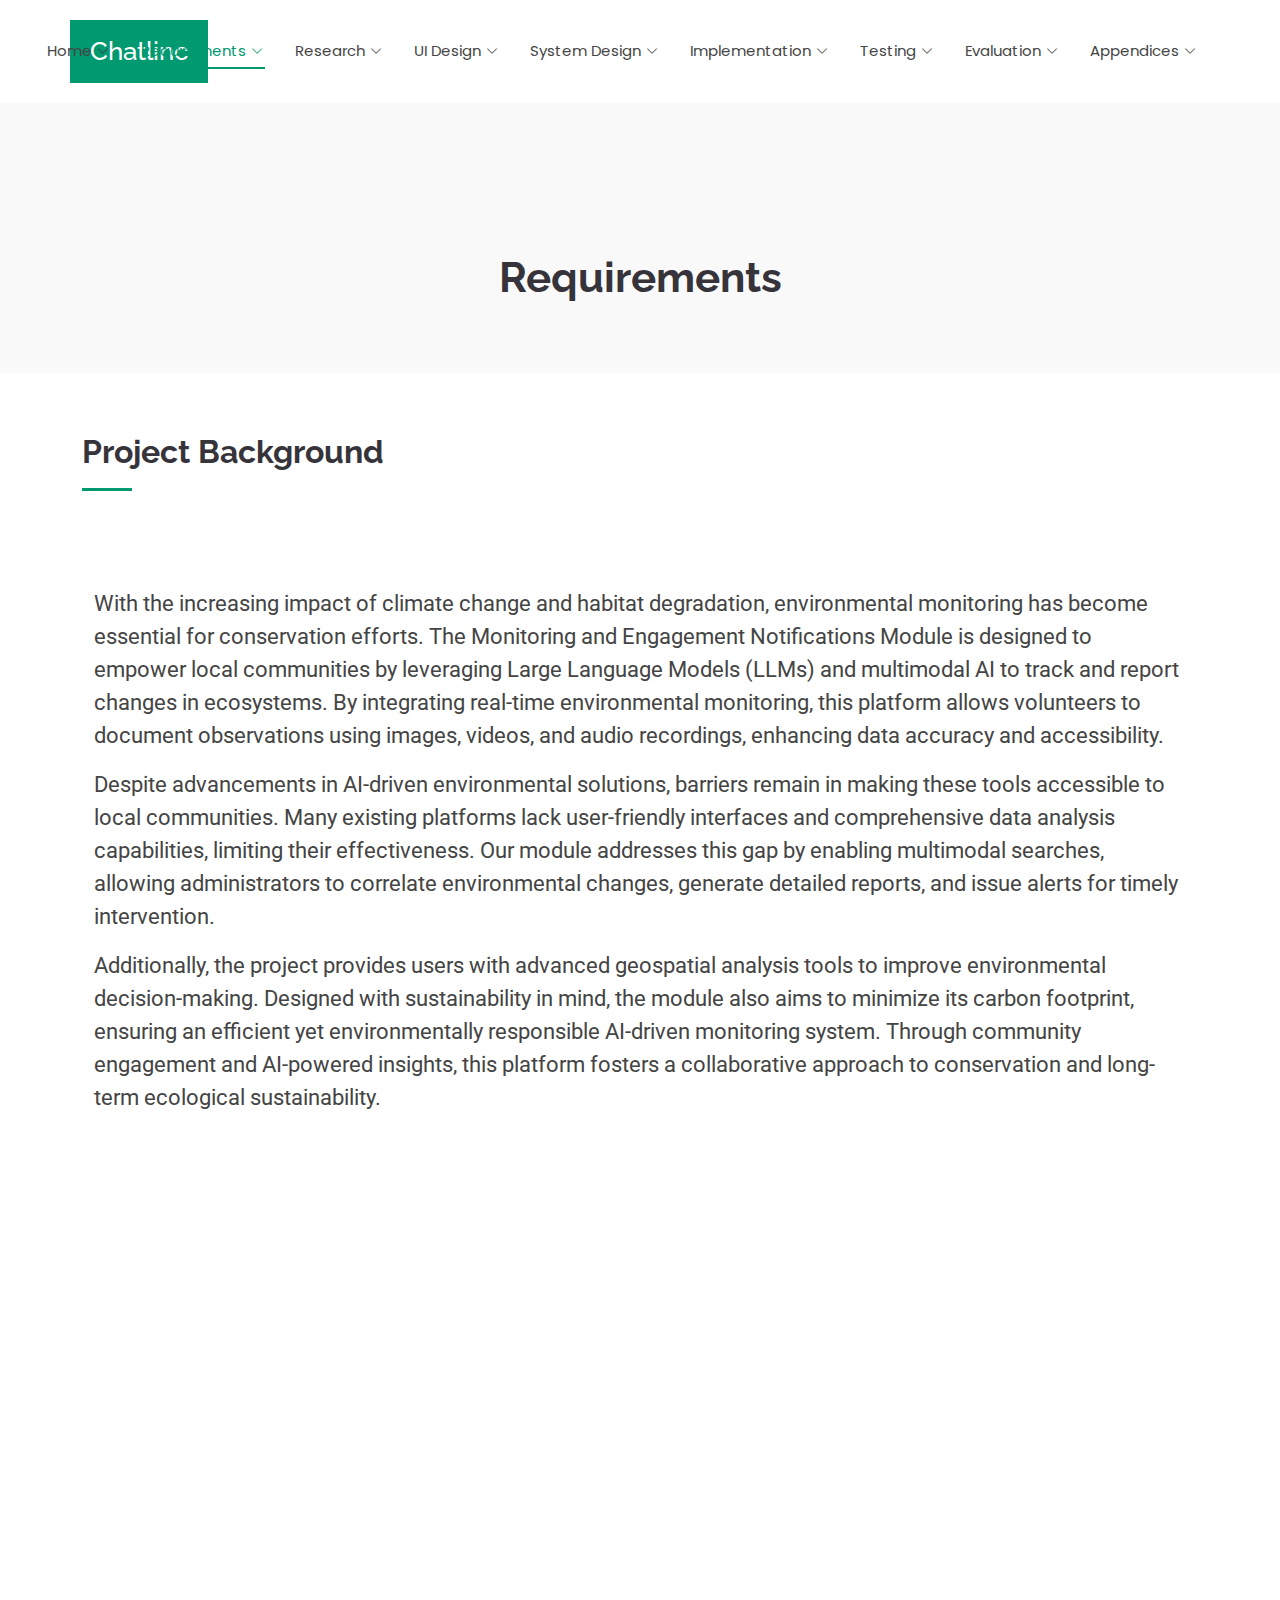
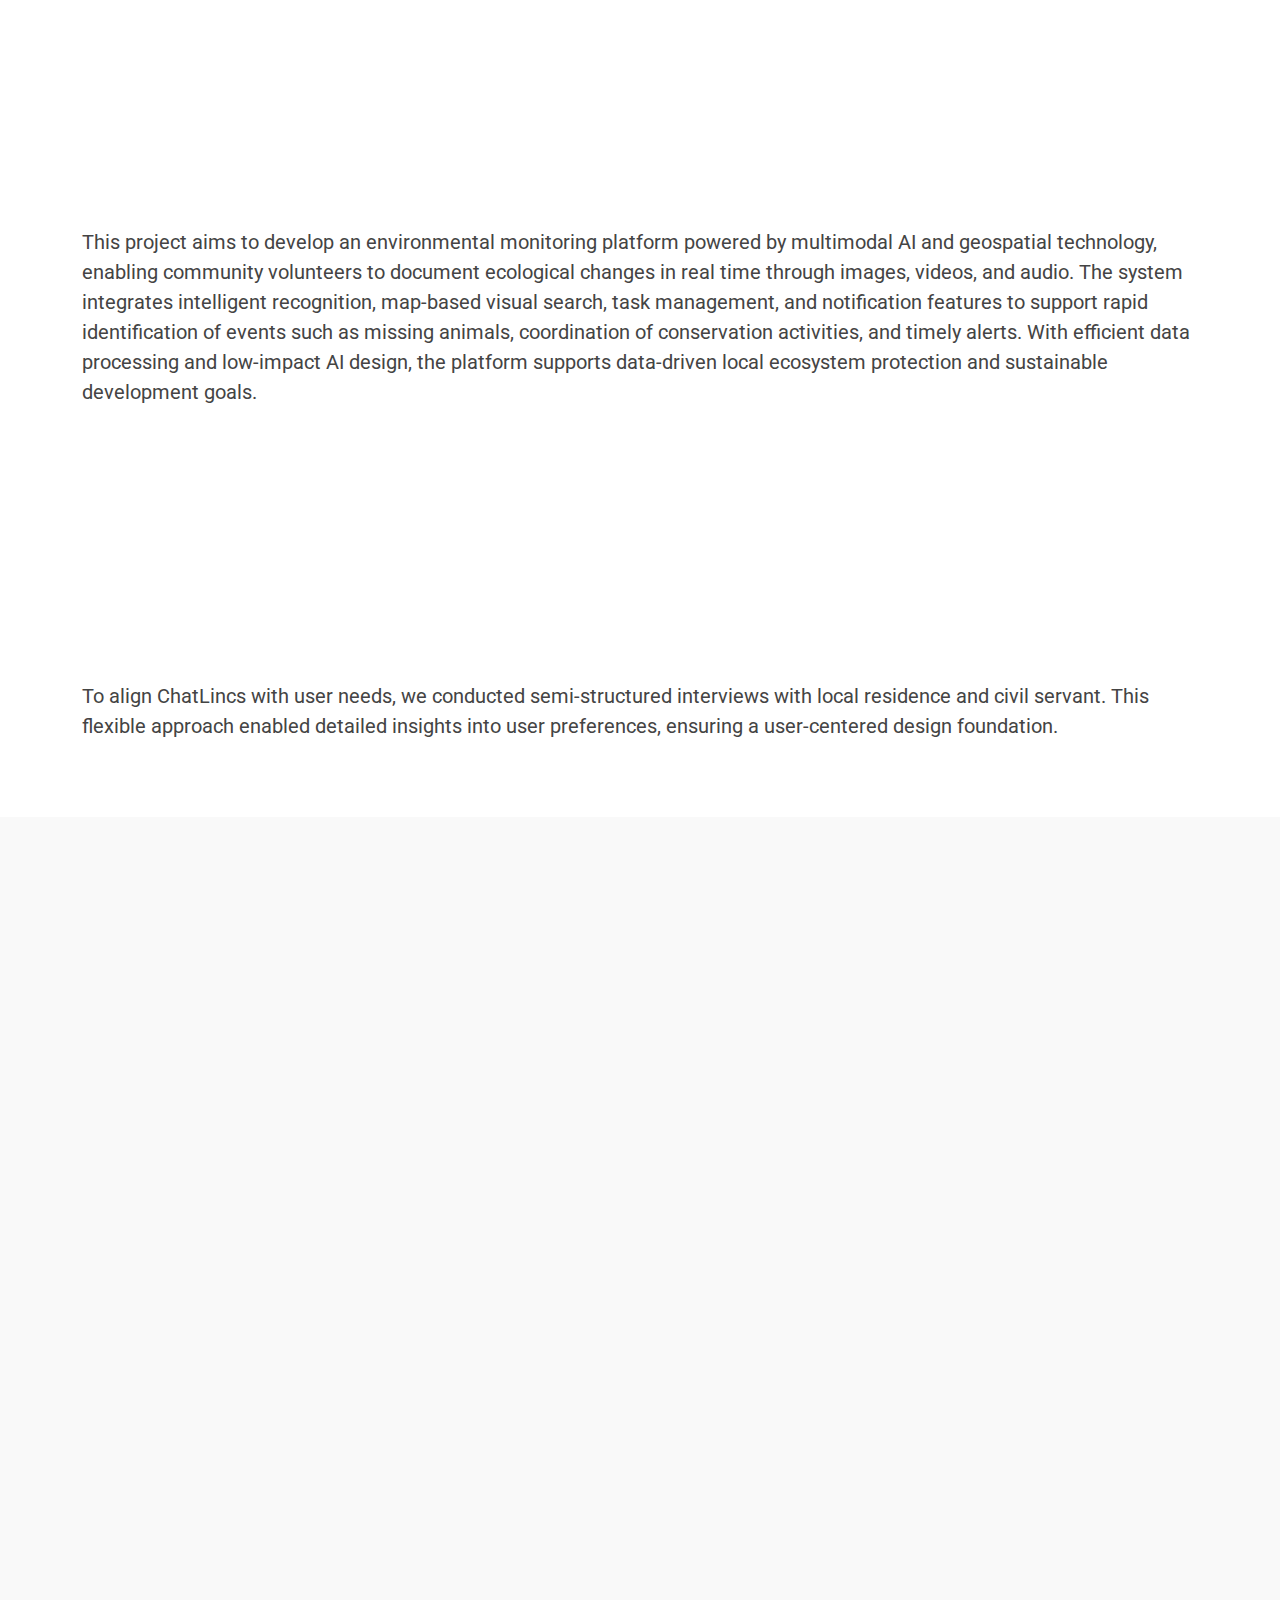
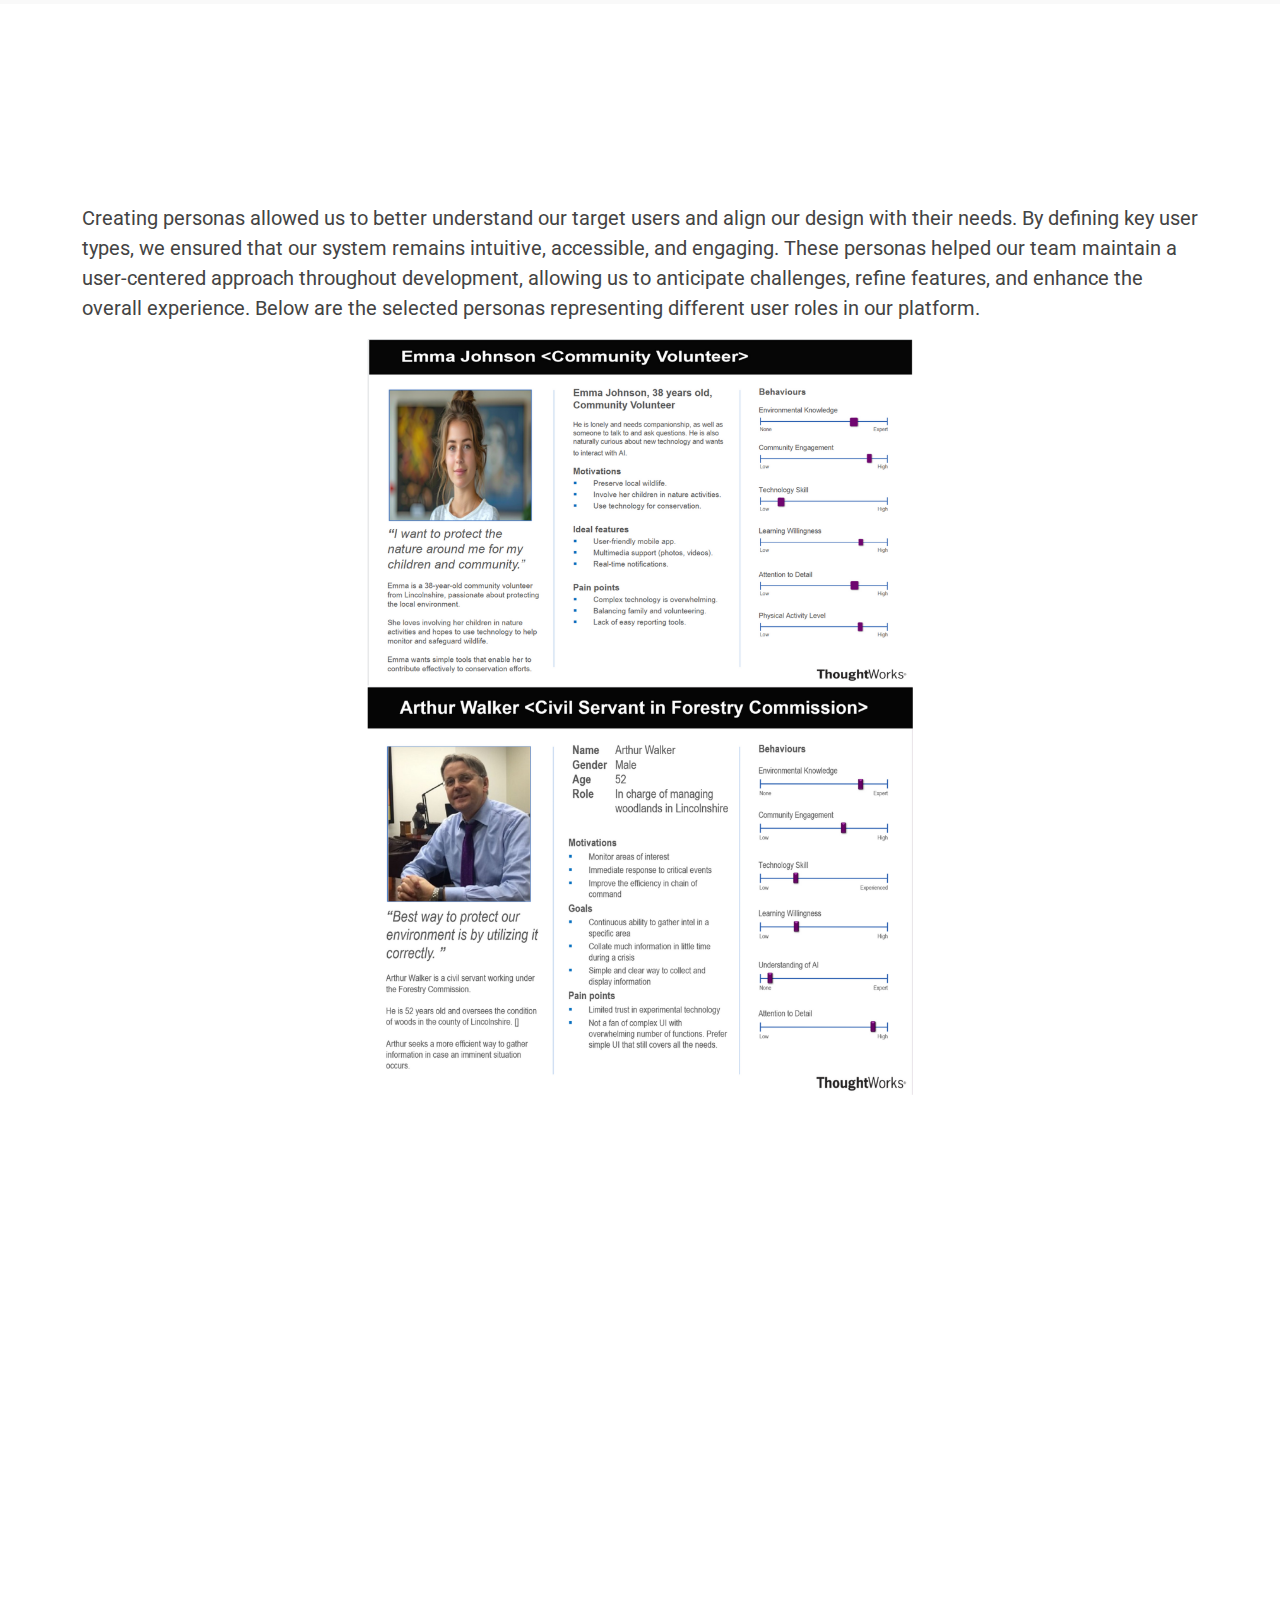
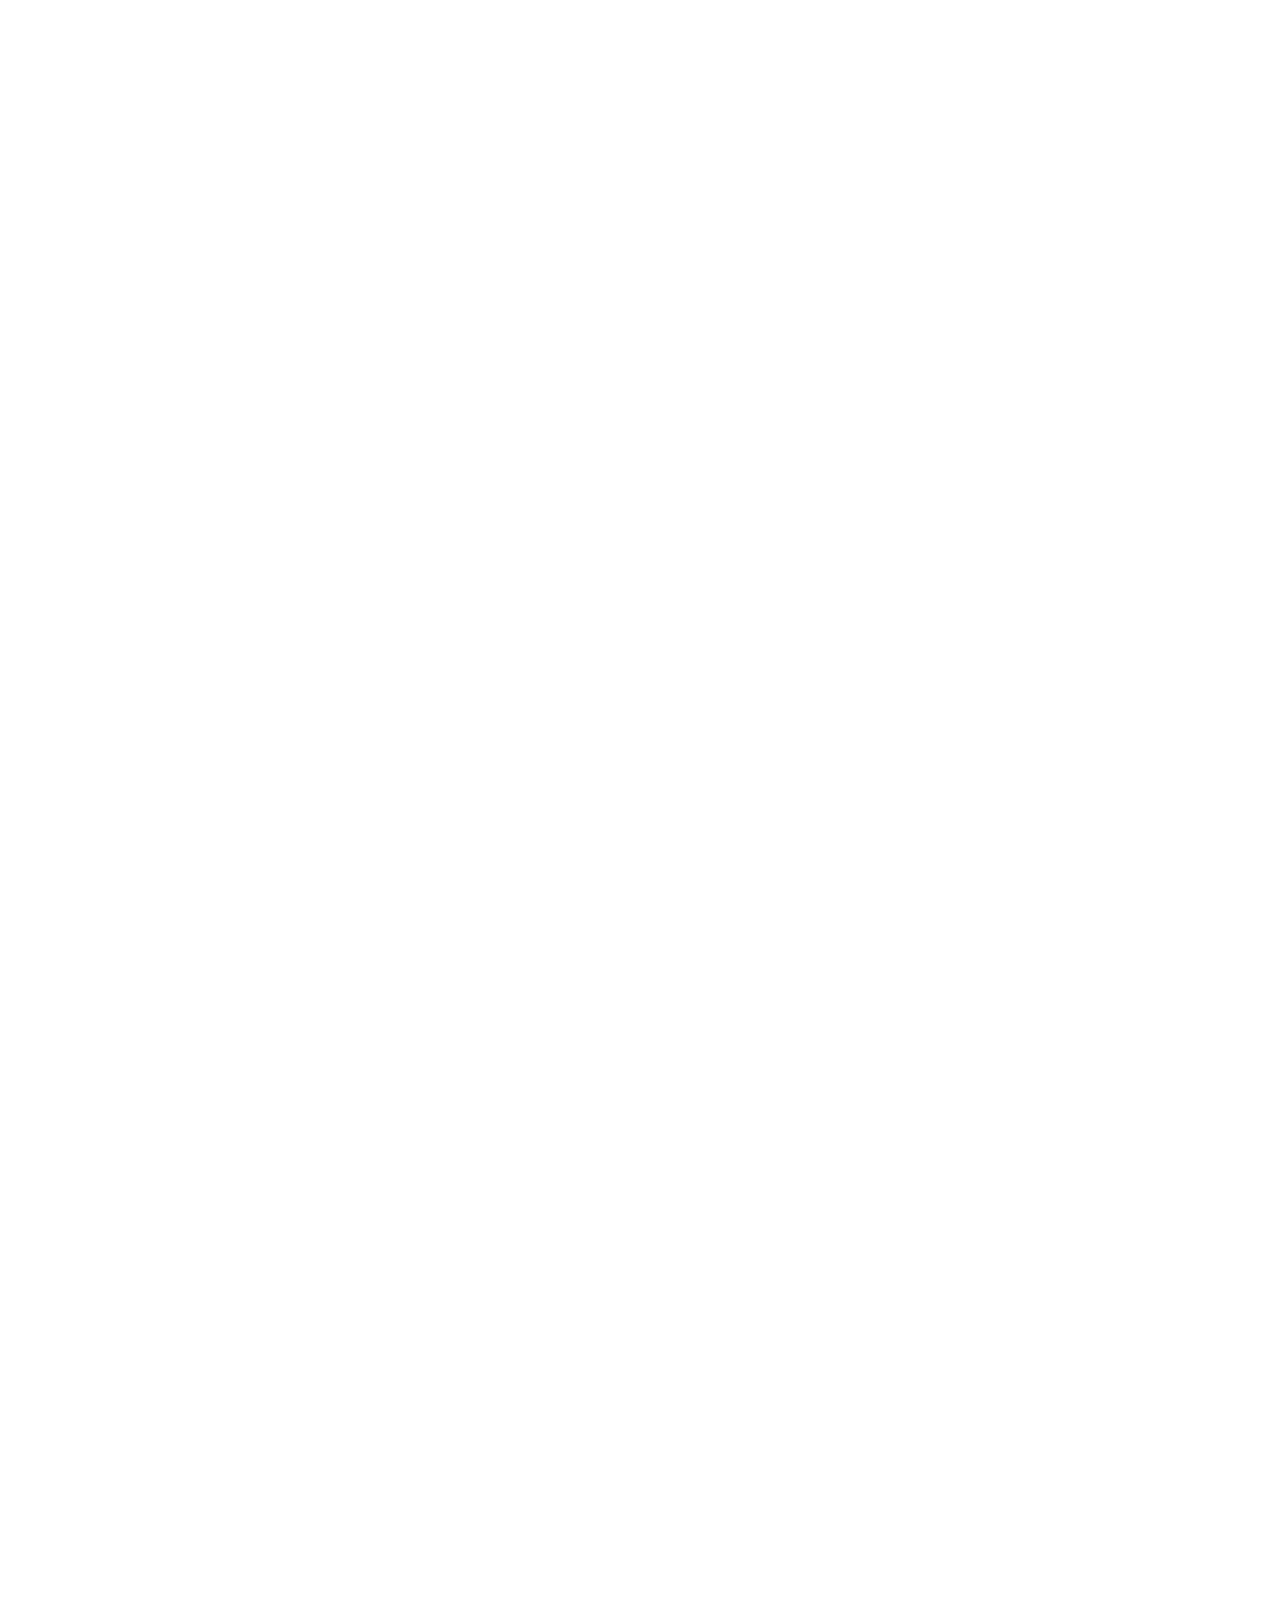
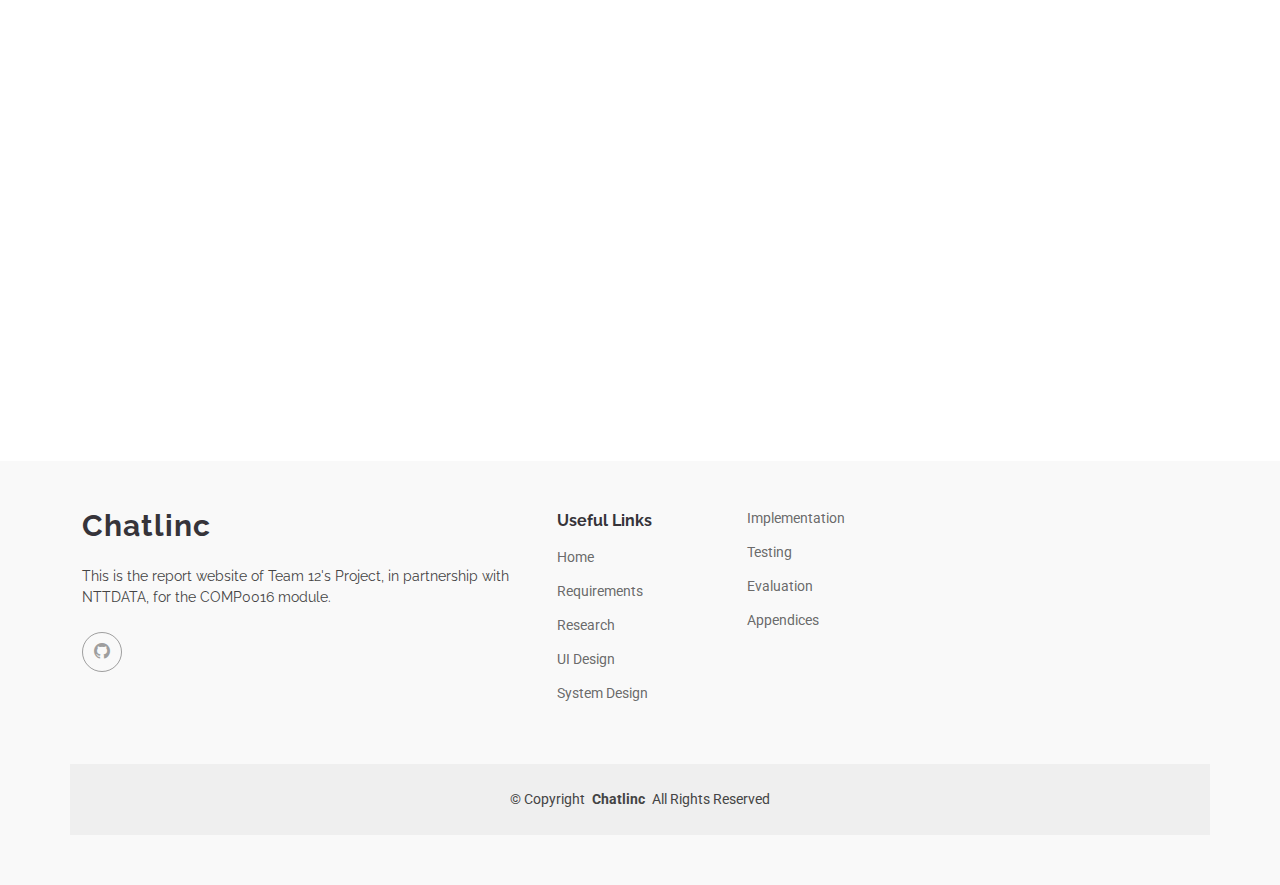
<file: requirements.html>
<!DOCTYPE html>
<html lang="en">

<head>
  <meta charset="utf-8">
  <meta content="width=device-width, initial-scale=1.0" name="viewport">
  <title>Requirements - System</title>
  <meta name="description" content="">
  <meta name="keywords" content="">

  <!-- Favicons -->
  <link href="assets/img/logo.jpg" rel="icon">
  <link href="assets/img/logo.jpg" rel="apple-touch-icon">

  <!-- Fonts -->
  <link href="https://fonts.googleapis.com" rel="preconnect">
  <link href="https://fonts.gstatic.com" rel="preconnect" crossorigin>
  <link href="https://fonts.googleapis.com/css2?family=Roboto:ital,wght@0,100;0,300;0,400;0,500;0,700;0,900;1,100;1,300;1,400;1,500;1,700;1,900&family=Poppins:ital,wght@0,100;0,200;0,300;0,400;0,500;0,600;0,700;0,800;0,900;1,100;1,200;1,300;1,400;1,500;1,600;1,700;1,800;1,900&family=Raleway:ital,wght@0,100;0,200;0,300;0,400;0,500;0,600;0,700;0,800;0,900;1,100;1,200;1,300;1,400;1,500;1,600;1,700;1,800;1,900&display=swap" rel="stylesheet">

  <!-- Vendor CSS Files -->
  <link href="assets/vendor/bootstrap/css/bootstrap.min.css" rel="stylesheet">
  <link href="assets/vendor/bootstrap-icons/bootstrap-icons.css" rel="stylesheet">
  <link href="assets/vendor/aos/aos.css" rel="stylesheet">
  <link href="assets/vendor/glightbox/css/glightbox.min.css" rel="stylesheet">
  <link href="assets/vendor/swiper/swiper-bundle.min.css" rel="stylesheet">

  <!-- Main CSS File -->
  <link href="assets/css/main.css" rel="stylesheet">

</head>

<body class="requirements-page">

  <header id="header" class="header d-flex align-items-center position-relative">
    <div class="header-container container-fluid container-xl position-relative d-flex align-items-center justify-content-end">

      <a href="index.html" class="logo d-flex align-items-center me-auto">
        <!-- Uncomment the line below if you also wish to use an image logo -->
        <!-- <img src="assets/img/logo.webp" alt=""> -->
        <h1 class="sitename">Chatlinc</h1>
      </a>

      <nav id="navmenu" class="navmenu">
        <ul>
          <li class="dropdown"><a href="index.html"><span>Home</span> <i class="bi bi-chevron-down toggle-dropdown"></i></a>
            <ul>
              <li><a href="index.html#abstract">Abstract</a></li>
              <li><a href="index.html#features">Features</a></li>
              <li><a href="index.html#video">Video</a></li>
              <li><a href="index.html#project_timeline">Project Timeline</a></li>
              <li><a href="index.html#development_team">Development Team</a></li>
            </ul>
          </li>
          <li class="dropdown"><a href="requirements.html" class="active"><span>Requirements</span> <i class="bi bi-chevron-down toggle-dropdown"></i></a>
            <ul>
              <li><a href="requirements.html#project_background">Project Background</a></li>
              <li><a href="requirements.html#project_goals">Project Goals</a></li>
              <li><a href="requirements.html#requirements_gathering">Requirements Gathering</a></li>
              <li><a href="requirements.html#personas">Personas</a></li>
              <li><a href="requirements.html#use_cases">Use Cases</a></li>
              <li><a href="requirements.html#moscow">MoSCOW</a></li>
            </ul>
          </li>
          <li class="dropdown"><a href="research.html"><span>Research</span> <i class="bi bi-chevron-down toggle-dropdown"></i></a>
            <ul>
              <li><a href="research.html#related_projects_review">Related Projects Review</a></li>
              <li><a href="research.html#technology_review">Technology Review</a></li>
              <li><a href="research.html#references">References</a></li>
            </ul>
          </li>
          <li class="dropdown"><a href="ui_design.html"><span>UI Design</span> <i class="bi bi-chevron-down toggle-dropdown"></i></a>
            <ul>
              <li><a href="ui_design.html#design_principles">Design Principles</a></li>
              <li><a href="ui_design.html#sketches">Sketches</a></li>
              <li><a href="ui_design.html#prototype">Prototype</a></li>
            </ul>
          </li>
          <li class="dropdown"><a href="system_design.html" ><span>System Design</span> <i class="bi bi-chevron-down toggle-dropdown"></i></a>
            <ul>
              <li><a href="system_design.html#architecture">System Architecture</a></li>
              <li><a href="system_design.html#design_patterns">Design Patterns</a></li>
              <li><a href="system_design.html#api">APIs Definition</a></li>
              <li><a href="system_design.html#multimodal_backend">Multimodal Backend</a></li>
            </ul>
          </li>
          <li class="dropdown"><a href="implementation.html"><span>Implementation</span> <i class="bi bi-chevron-down toggle-dropdown"></i></a>
            <ul>
              <li><a href="implementation.html#project_structure">Project structure</a></li>
              <li><a href="implementation.html#features">Features</a></li>
              <li><a href="implementation.html#chat_with_video">Chat with Video</a></li>
              <li><a href="implementation.html#multimodal_rag">Multimodal RAG</a></li>
              <li><a href="implementation.html#geographic_map">Geographic Map</a></li>
              <li><a href="implementation.html#task_management">Task Management</a></li>
            </ul>
          </li>
          <li class="dropdown"><a href="testing.html"><span>Testing</span> <i class="bi bi-chevron-down toggle-dropdown"></i></a>
            <ul>
              <li><a href="testing.html#testing_strategy">Testing Strategy</a></li>
              <li><a href="testing.html#unit_testing">Unit Testing</a></li>
              <li><a href="testing.html#integration_testing">Integration Testing</a></li>
              <li><a href="testing.html#user_testing">User Acceptance Testing</a></li>
            </ul>
          </li>
          <li class="dropdown"><a href="evaluation.html"><span>Evaluation</span> <i class="bi bi-chevron-down toggle-dropdown"></i></a>
            <ul>
              <li><a href="evaluation.html#achievements">Achievements</a></li>
              <li><a href="evaluation.html#critical_evaluation">Critical Evaluation</a></li>
              <li><a href="evaluation.html#future_work">Future Work</a></li>
            </ul>
          </li>
          <li class="dropdown"><a href="appendices.html"><span>Appendices</span> <i class="bi bi-chevron-down toggle-dropdown"></i></a>
            <ul>
              <li><a href="appendices.html#user_manual">User Manual</a></li>
              <li><a href="appendices.html#deployment_manual">Deployment Manual</a></li>
              <li><a href="appendices.html#legal_statements">Legal Statements</a></li>
              <li><a href="appendices.html#dev_blog">Dev Blog</a></li>
              <li><a href="appendices.html#monthly_videos">Monthly Videos</a></li>
            </ul>
          </li>
        </ul>
        <i class="mobile-nav-toggle d-xl-none bi bi-list"></i>
      </nav>

    </div>
  </header>

  <main class="main">

    <!-- Page Title -->
    <div class="page-title light-background position-relative">
      <div class="container">
        <h1>Requirements</h1>
        <nav class="breadcrumbs">
          <ol>

          </ol>
        </nav>
      </div>
    </div><!-- End Page Title -->

    <!-- Project Background Section -->
    <section id="project_background" class="project_background section">

      <!-- Section Title -->
      <div class="container section-title" data-aos="fade-up">
        <h2>Project Background</h2>

      </div><!-- End Section Title -->

      <div class="container">

        <div class="container ">

          <div>
            <p></p>
            <p style="font-size: 22px;">
              With the increasing impact of climate change and habitat degradation, environmental monitoring has become essential for conservation efforts. The Monitoring and Engagement Notifications Module is designed to empower local communities by leveraging Large Language Models (LLMs) and multimodal AI to track and report changes in ecosystems. By integrating real-time environmental monitoring, this platform allows volunteers to document observations using images, videos, and audio recordings, enhancing data accuracy and accessibility.
            </p>
            <p></p>
            <p style="font-size: 22px;">
              Despite advancements in AI-driven environmental solutions, barriers remain in making these tools accessible to local communities. Many existing platforms lack user-friendly interfaces and comprehensive data analysis capabilities, limiting their effectiveness. Our module addresses this gap by enabling multimodal searches, allowing administrators to correlate environmental changes, generate detailed reports, and issue alerts for timely intervention.
            </p>
            <p></p>
            <p style="font-size: 22px;">
              Additionally, the project provides users with advanced geospatial analysis tools to improve environmental decision-making. Designed with sustainability in mind, the module also aims to minimize its carbon footprint, ensuring an efficient yet environmentally responsible AI-driven monitoring system. Through community engagement and AI-powered insights, this platform fosters a collaborative approach to conservation and long-term ecological sustainability.
            </p>
          </div>
        </div>

      </div>
    </section><!-- /Project Background Section -->

    <!-- About Section -->
    <section id="about" class="about section">

      <!-- Section Title -->
      <div class="container section-title" data-aos="fade-up">
        <h2>Client Introduction</h2>

      </div><!-- End Section Title -->

      <div class="container">

        <div class="row gy-4">

          <div class="col-lg-6 content" data-aos="fade-up" data-aos-delay="100">

            <p style="font-size: 20px;">
              NTT DATA is a global leader in digital transformation and IT services, providing innovative solutions across various industries. With a strong focus on sustainability and technology, NTT DATA collaborates with organizations worldwide to drive data-driven decision-making and AI-powered solutions.
            </p>
          </div>

          <div class="col-lg-6 about-images" data-aos="fade-up" data-aos-delay="200">
            <div class="col-lg-6">
              <img src="assets/img/ntt-datalogo.png" class="img-fluid" alt="">
            </div>

          </div>
        </div>

      </div>

    </section><!-- /About Section -->

    <!-- Project Goals Section -->
    <section id="project_goals" class="project_goals section">

      <!-- Section Title -->
      <div class="container section-title" data-aos="fade-up">
        <h2>Project Goals</h2>
      </div><!-- End Section Title -->

      <div class="container">

        <p style="font-size: 20px;">
          This project aims to develop an environmental monitoring platform powered by multimodal AI and geospatial technology, enabling community volunteers to document ecological changes in real time through images, videos, and audio. The system integrates intelligent recognition, map-based visual search, task management, and notification features to support rapid identification of events such as missing animals, coordination of conservation activities, and timely alerts. With efficient data processing and low-impact AI design, the platform supports data-driven local ecosystem protection and sustainable development goals.
        </p>

      </div>

    </section><!-- /Project Goals Section -->

    <!-- Requirements Gathering Section -->
    <section id="requirements_gathering" class="requirements_gathering section">

      <!-- Section Title -->
      <div class="container section-title" data-aos="fade-up">
        <h2>Requirements Gathering</h2>

      </div><!-- End Section Title -->

      <div class="container">

        <p style="font-size: 20px;">
          To align ChatLincs with user needs, we conducted semi-structured interviews with local residence and civil servant. This flexible approach enabled detailed insights into user preferences, ensuring a user-centered design foundation.
        </p>

      </div>

    </section><!-- /Requirements Gathering Section -->

    <!-- Faq Section -->
    <section class="faq-9 faq section light-background" id="faq">

      <div class="container">
        <div class="row">

          <div class="col-lg-5" data-aos="fade-up">
            <h2 class="faq-title">Local Resident</h2>
          </div>

          <div class="col-lg-7" data-aos="fade-up" data-aos-delay="300">
            <div class="faq-container">

              <div class="faq-item">
                <h3>Q: What would you need from this platform?</h3>
                <div class="faq-content">
                  <p>A: Simple way to quickly upload photos, videos, or recordings outdoors—ideally with analysis provided through LLMs without requiring tech skills.</p>
                </div>
                <i class="faq-toggle bi bi-chevron-right"></i>
              </div><!-- End Faq item-->

              <div class="faq-item">
                <h3>Q: What features would be most helpful?</h3>
                <div class="faq-content">
                  <p>A: A way to see summaries and analyses of my uploads using multimodal data.</p>
                </div>
                <i class="faq-toggle bi bi-chevron-right"></i>
              </div><!-- End Faq item-->

              <div class="faq-item">
                <h3>Q: Are there any features you’d rather avoid?</h3>
                <div class="faq-content">
                  <p>A: No complex or slow systems; I want it clean and reliable.</p>
                </div>
                <i class="faq-toggle bi bi-chevron-right"></i>
              </div><!-- End Faq item-->

              <div class="faq-item ">
                <h3>Q: What would keep you using it?</h3>
                <div class="faq-content">
                  <p>A: Seeing the impact of my contributions on the community.</p>
                </div>
                <i class="faq-toggle bi bi-chevron-right"></i>
              </div><!-- End Faq item-->

            </div>
          </div>

        </div>
      </div>
    </section><!-- /Faq Section -->

    <!-- Faq 2 Section -->
    <section class="faq-9 faq-2 section light-background" id="faq-2">

      <div class="container">
        <div class="row">

          <div class="col-lg-5" data-aos="fade-up">
            <h2 class="faq-title">Civil Servant</h2>
          </div>

          <div class="col-lg-7" data-aos="fade-up" data-aos-delay="300">
            <div class="faq-container">

              <div class="faq-item">
                <h3>Q: How do you currently monitor and document?</h3>
                <div class="faq-content">
                  <p>A: I typically rely on manual notes and reports, but it's time-consuming and harder to track long-term trends without a digital system.</p>
                </div>
                <i class="faq-toggle bi bi-chevron-right"></i>
              </div><!-- End Faq item-->

              <div class="faq-item">
                <h3>Q: What kind of information would you like to access from previous reports?</h3>
                <div class="faq-content">
                  <p>A: Historical summaries of environmental changes, such as the spread of invasive species or damage patterns, would be very helpful for long-term planning.</p>
                </div>
                <i class="faq-toggle bi bi-chevron-right"></i>
              </div><!-- End Faq item-->

              <div class="faq-item ">
                <h3>Q: What feedback options would you find useful?</h3>
                <div class="faq-content">
                  <p>A: Easy to flag issues or suggest improvements directly on the platform would be ideal, especially if other users can see and respond.</p>
                </div>
                <i class="faq-toggle bi bi-chevron-right"></i>
              </div><!-- End Faq item-->

            </div>
          </div>

        </div>
      </div>
    </section><!-- /Faq 2 Section -->

    <!-- Personas Section -->
    <section id="personas" class="personas section">

      <!-- Section Title -->
      <div class="container section-title" data-aos="fade-up">
        <h2>Personas</h2>

      </div><!-- End Section Title -->

      <div class="container">
        <p style="font-size: 20px;">
          Creating personas allowed us to better understand our target users and align our design with their needs. By defining key user types, we ensured that our system remains intuitive, accessible, and engaging. These personas helped our team maintain a user-centered approach throughout development, allowing us to anticipate challenges, refine features, and enhance the overall experience. Below are the selected personas representing different user roles in our platform.
        </p>
        <div class="row gy-4 justify-content-center">
            <div class="col-lg-6 order-1 order-lg-2 text-center">
              <img src="assets/img/persona1.png" class="img-fluid mx-auto d-block" alt="">
            </div>
        </div>
        <div class="row gy-4 justify-content-center">
          <div class="col-lg-6 order-1 order-lg-2 text-center">
            <img src="assets/img/Persona2.png" class="img-fluid mx-auto d-block" alt="">
          </div>
        </div>
      </div>

    </section><!-- /Personas Section -->

    <!-- Use Cases Section -->
    <section id="use_cases" class="use_cases section">
      <!-- Section Title -->
      <div class="container section-title" data-aos="fade-up">
        <h2>Use Cases</h2>
        <p style="font-size: 20px;">Use cases help define system functionalities by outlining user interactions, ensuring a clear and efficient design.</p>
      </div><!-- End Section Title -->

      <div class="container" data-aos="fade-up" data-aos-delay="100">
  
          <div class="row gy-4 justify-content-center">
            <div>
              <img src="assets/img/usecase.png" class="img-fluid mx-auto d-block" alt="">
            </div>
          </div>
  
        

      </div>
    </section><!-- /Use Cases Section -->

    <!-- Moscow Section -->
    <section id="moscow" class="moscow section">
      <!-- Section Title -->
      <div class="container section-title" data-aos="fade-up">
        <h2>MOSCOW</h2>
      </div><!-- End Section Title -->

      <div class="container" data-aos="fade-up" data-aos-delay="100">
        <p style="font-size: 20px;">
          To prioritize system requirements effectively, we developed a MoSCoW list based on user and client needs. This helped us categorize features into Must-have, Should-have, Could-have, and Won't-have, ensuring a structured approach to development. The final version was refined through discussions with the client to align with project goals.
        </p>
        <div class="row gy-4 justify-content-center">
          <div>
            <img src="assets/img/moscocw.png" class="img-fluid mx-auto d-block" alt="">
          </div>
        </div>
      </div>
    </section><!-- /Moscow Section -->

  </main>

  <footer id="footer" class="footer position-relative light-background">

    <div class="container footer-top">
      <div class="row gy-4">
        <div class="col-lg-5 col-md-12 footer-about">
          <a href="index.html" class="logo d-flex align-items-center">
            <span class="sitename">Chatlinc</span>
          </a>
          <p>This is the report website of Team 12's Project, in partnership with NTTDATA, for the COMP0016 module.</p>
          <div class="social-links d-flex mt-4">
            <a href="https://github.com/Hao-Hao211/ChatLincs.git"><i class="bi bi-github"></i></a>
          </div>
        </div>

        <div class="col-lg-2 col-6 footer-links">
          <h4>Useful Links</h4>
          <ul>
            <li><a href="index.html#">Home</a></li>
            <li><a href="requirements.html#">Requirements</a></li>
            <li><a href="research.html#">Research</a></li>
            <li><a href="ui_design.html#">UI Design</a></li>
            <li><a href="system_design.html#">System Design</a></li>
          </ul>
        </div>

        <div class="col-lg-2 col-6 footer-links">

          <ul>
            <li><a href="implementation.html#">Implementation</a></li>
            <li><a href="testing.html#">Testing</a></li>
            <li><a href="evaluation.html#">Evaluation</a></li>
            <li><a href="appendices.html#">Appendices</a></li>
          </ul>
        </div>

        <div class="col-lg-3 col-md-12 footer-contact text-center text-md-start">

          <p> </p>
        </div>

      </div>
    </div>

    <div class="container copyright text-center mt-4">
      <p>© <span>Copyright</span> <strong class="px-1 sitename">Chatlinc</strong> <span>All Rights Reserved</span></p>

    </div>

  </footer>

  <!-- Scroll Top -->
  <a href="#" id="scroll-top" class="scroll-top d-flex align-items-center justify-content-center"><i class="bi bi-arrow-up-short"></i></a>

  <!-- Preloader -->
  <div id="preloader"></div>

  <!-- Vendor JS Files -->
  <script src="assets/vendor/bootstrap/js/bootstrap.bundle.min.js"></script>
  <script src="assets/vendor/php-email-form/validate.js"></script>
  <script src="assets/vendor/aos/aos.js"></script>
  <script src="assets/vendor/glightbox/js/glightbox.min.js"></script>
  <script src="assets/vendor/swiper/swiper-bundle.min.js"></script>

  <!-- Main JS File -->
  <script src="assets/js/main.js"></script>

</body>

</html>
</file>
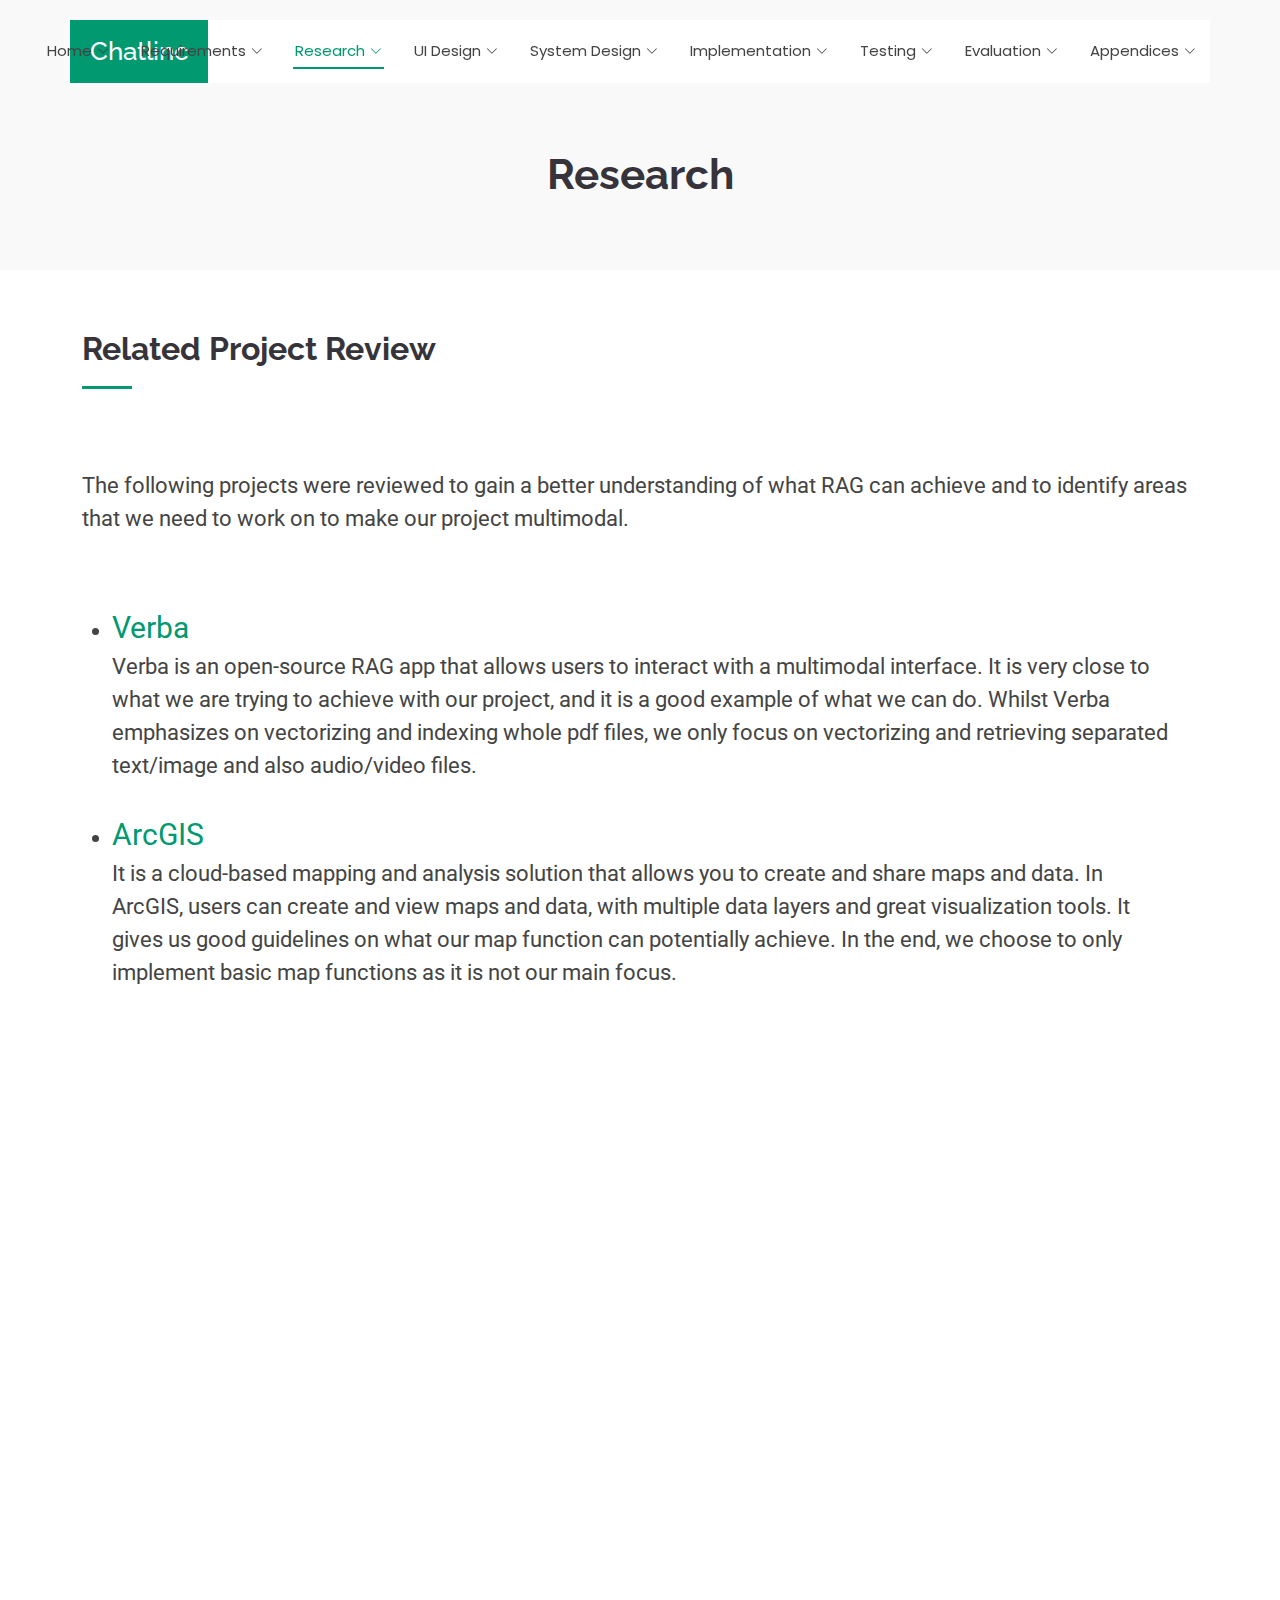
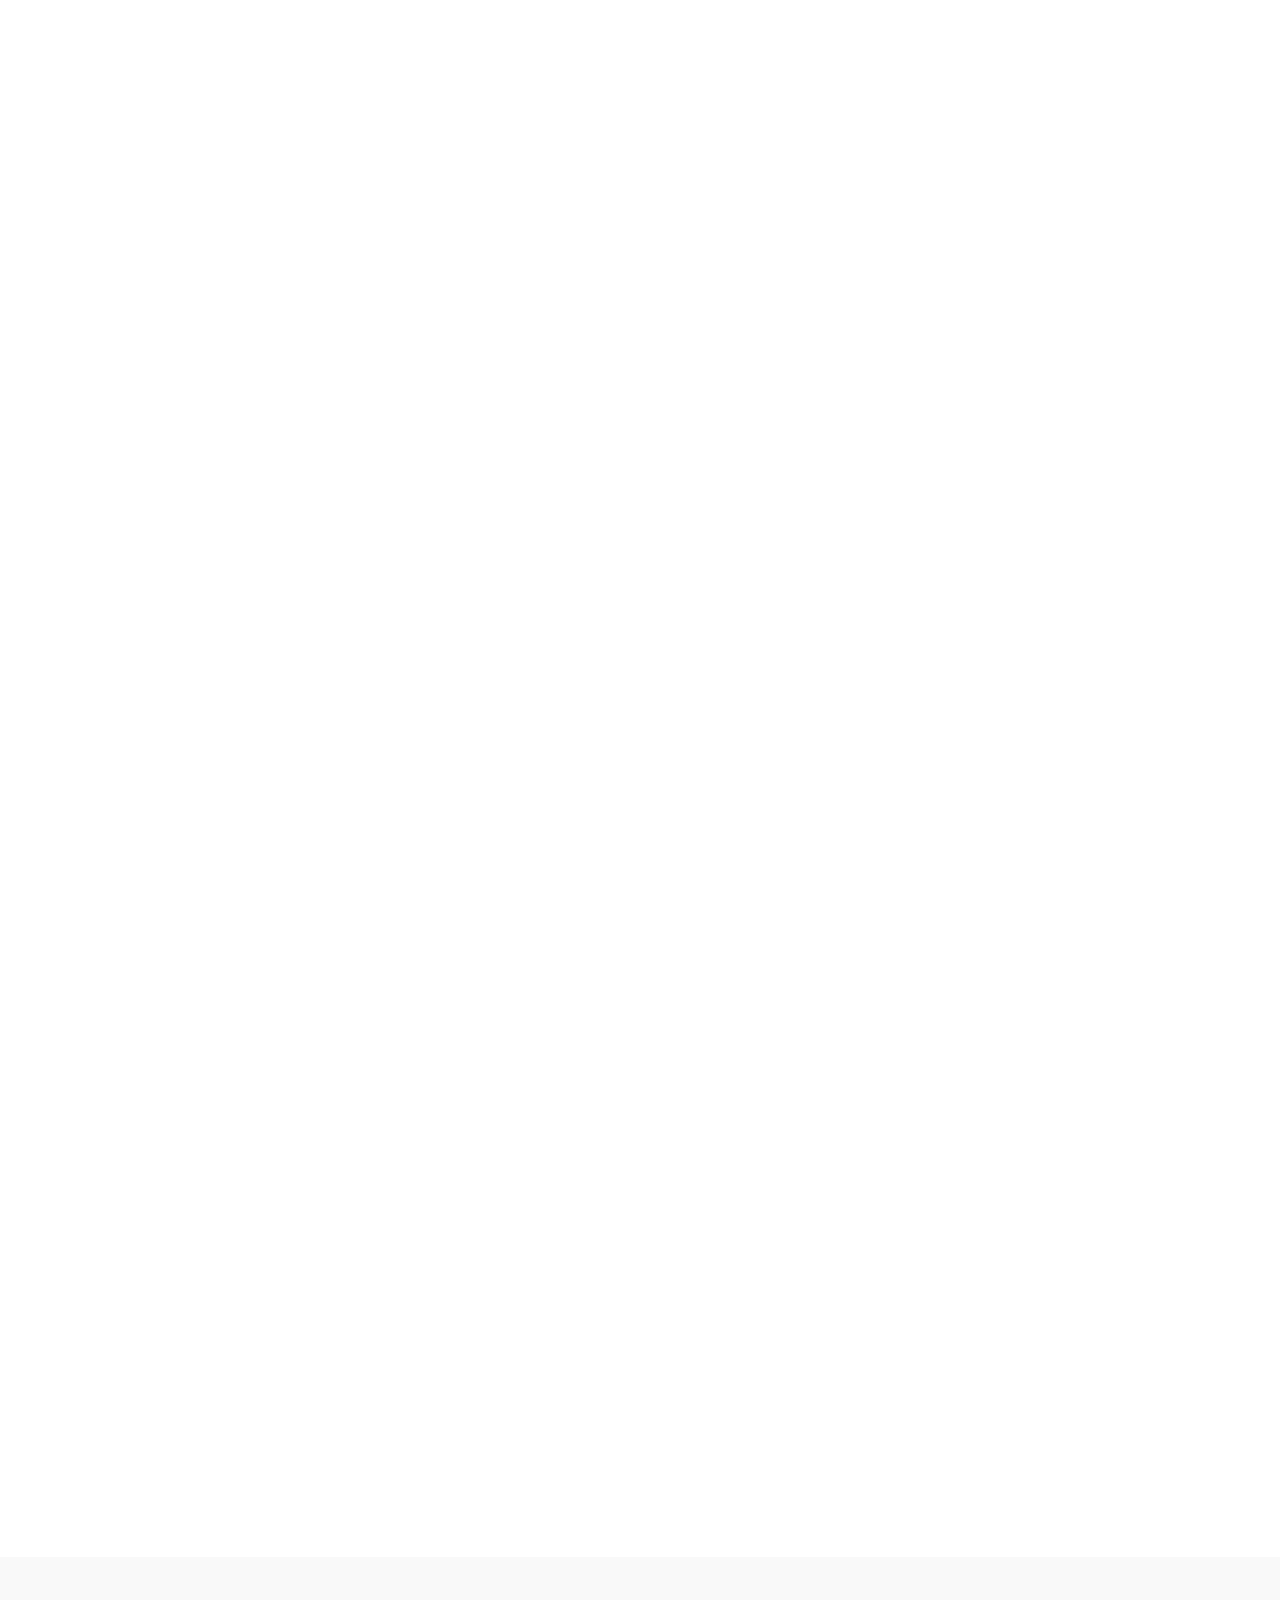
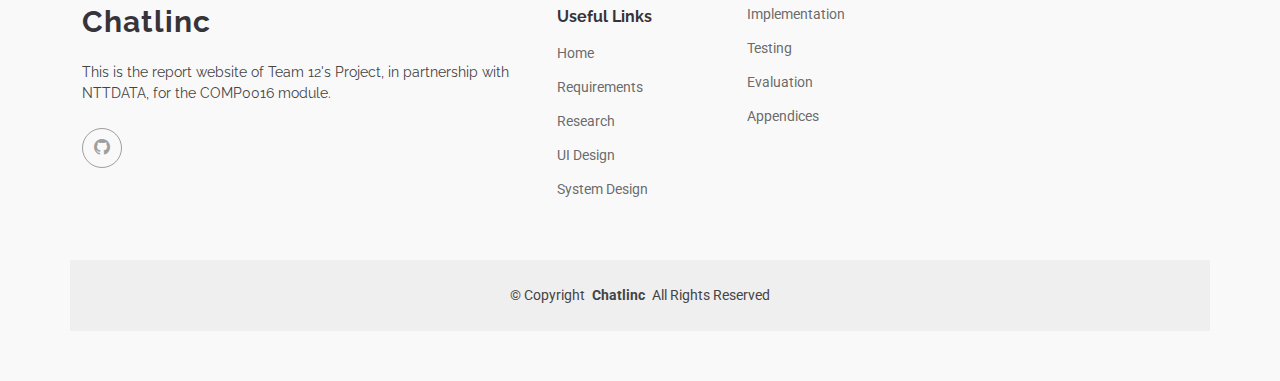
<file: research.html>
<!DOCTYPE html>
<html lang="en">

<head>
  <meta charset="utf-8">
  <meta content="width=device-width, initial-scale=1.0" name="viewport">
  <title>Research - System</title>
  <meta name="description" content="">
  <meta name="keywords" content="">

  <!-- Favicons -->
  <link href="assets/img/logo.jpg" rel="icon">
  <link href="assets/img/logo.jpg" rel="apple-touch-icon">

  <!-- Fonts -->
  <link href="https://fonts.googleapis.com" rel="preconnect">
  <link href="https://fonts.gstatic.com" rel="preconnect" crossorigin>
  <link href="https://fonts.googleapis.com/css2?family=Roboto:ital,wght@0,100;0,300;0,400;0,500;0,700;0,900;1,100;1,300;1,400;1,500;1,700;1,900&family=Poppins:ital,wght@0,100;0,200;0,300;0,400;0,500;0,600;0,700;0,800;0,900;1,100;1,200;1,300;1,400;1,500;1,600;1,700;1,800;1,900&family=Raleway:ital,wght@0,100;0,200;0,300;0,400;0,500;0,600;0,700;0,800;0,900;1,100;1,200;1,300;1,400;1,500;1,600;1,700;1,800;1,900&display=swap" rel="stylesheet">

  <!-- Vendor CSS Files -->
  <link href="assets/vendor/bootstrap/css/bootstrap.min.css" rel="stylesheet">
  <link href="assets/vendor/bootstrap-icons/bootstrap-icons.css" rel="stylesheet">
  <link href="assets/vendor/aos/aos.css" rel="stylesheet">
  <link href="assets/vendor/glightbox/css/glightbox.min.css" rel="stylesheet">
  <link href="assets/vendor/swiper/swiper-bundle.min.css" rel="stylesheet">

  <!-- Main CSS File -->
  <link href="assets/css/main.css" rel="stylesheet">

</head>

<body class="research-page">

  <header id="header" class="header d-flex align-items-center fixed-top">
    <div class="header-container container-fluid container-xl position-relative d-flex align-items-center justify-content-end">

      <a href="index.html" class="logo d-flex align-items-center me-auto">
        <!-- Uncomment the line below if you also wish to use an image logo -->
        <!-- <img src="assets/img/logo.webp" alt=""> -->
        <h1 class="sitename">Chatlinc</h1>
      </a>

      <nav id="navmenu" class="navmenu">
        <ul>
          <li class="dropdown"><a href="index.html"><span>Home</span> <i class="bi bi-chevron-down toggle-dropdown"></i></a>
            <ul>
              <li><a href="index.html#abstract">Abstract</a></li>
              <li><a href="index.html#features">Features</a></li>
              <li><a href="index.html#video">Video</a></li>
              <li><a href="index.html#project_timeline">Project Timeline</a></li>
              <li><a href="index.html#development_team">Development Team</a></li>
            </ul>
          </li>
          <li class="dropdown"><a href="requirements.html"><span>Requirements</span> <i class="bi bi-chevron-down toggle-dropdown"></i></a>
            <ul>
              <li><a href="requirements.html#project_background">Project Background</a></li>
              <li><a href="requirements.html#project_goals">Project Goals</a></li>
              <li><a href="requirements.html#requirements_gathering">Requirements Gathering</a></li>
              <li><a href="requirements.html#personas">Personas</a></li>
              <li><a href="requirements.html#use_cases">Use Cases</a></li>
              <li><a href="requirements.html#moscow">MoSCOW</a></li>
            </ul>
          </li>
          <li class="dropdown"><a href="research.html" class="active"><span>Research</span> <i class="bi bi-chevron-down toggle-dropdown"></i></a>
            <ul>
              <li><a href="research.html#related_projects_review">Related Projects Review</a></li>
              <li><a href="research.html#technology_review">Technology Review</a></li>
              <li><a href="research.html#references">References</a></li>
            </ul>
          </li>
          <li class="dropdown"><a href="ui_design.html"><span>UI Design</span> <i class="bi bi-chevron-down toggle-dropdown"></i></a>
            <ul>
              <li><a href="ui_design.html#design_principles">Design Principles</a></li>
              <li><a href="ui_design.html#sketches">Sketches</a></li>
              <li><a href="ui_design.html#prototype">Prototype</a></li>
            </ul>
          </li>
          <li class="dropdown"><a href="system_design.html" ><span>System Design</span> <i class="bi bi-chevron-down toggle-dropdown"></i></a>
            <ul>
              <li><a href="system_design.html#architecture">System Architecture</a></li>
              <li><a href="system_design.html#design_patterns">Design Patterns</a></li>
              <li><a href="system_design.html#api">APIs Definition</a></li>
              <li><a href="system_design.html#multimodal_backend">Multimodal Backend</a></li>
            </ul>
          </li>
          <li class="dropdown"><a href="implementation.html"><span>Implementation</span> <i class="bi bi-chevron-down toggle-dropdown"></i></a>
            <ul>
              <li><a href="implementation.html#project_structure">Project structure</a></li>
              <li><a href="implementation.html#features">Features</a></li>
              <li><a href="implementation.html#chat_with_video">Chat with Video</a></li>
              <li><a href="implementation.html#multimodal_rag">Multimodal RAG</a></li>
              <li><a href="implementation.html#geographic_map">Geographic Map</a></li>
              <li><a href="implementation.html#task_management">Task Management</a></li>
            </ul>
          </li>
          <li class="dropdown"><a href="testing.html"><span>Testing</span> <i class="bi bi-chevron-down toggle-dropdown"></i></a>
            <ul>
              <li><a href="testing.html#testing_strategy">Testing Strategy</a></li>
              <li><a href="testing.html#unit_testing">Unit Testing</a></li>
              <li><a href="testing.html#integration_testing">Integration Testing</a></li>
              <li><a href="testing.html#user_testing">User Acceptance Testing</a></li>
            </ul>
          </li>
          <li class="dropdown"><a href="evaluation.html"><span>Evaluation</span> <i class="bi bi-chevron-down toggle-dropdown"></i></a>
            <ul>
              <li><a href="evaluation.html#achievements">Achievements</a></li>
              <li><a href="evaluation.html#critical_evaluation">Critical Evaluation</a></li>
              <li><a href="evaluation.html#future_work">Future Work</a></li>
            </ul>
          </li>
          <li class="dropdown"><a href="appendices.html"><span>Appendices</span> <i class="bi bi-chevron-down toggle-dropdown"></i></a>
            <ul>
              <li><a href="appendices.html#user_manual">User Manual</a></li>
              <li><a href="appendices.html#deployment_manual">Deployment Manual</a></li>
              <li><a href="appendices.html#legal_statements">Legal Statements</a></li>
              <li><a href="appendices.html#dev_blog">Dev Blog</a></li>
              <li><a href="appendices.html#monthly_videos">Monthly Videos</a></li>
            </ul>
          </li>
        </ul>
        <i class="mobile-nav-toggle d-xl-none bi bi-list"></i>
      </nav>

    </div>
  </header>

  <main class="main">

    <!-- Page Title -->
    <div class="page-title light-background position-relative">
      <div class="container">
        <h1>Research</h1>
        <nav class="breadcrumbs">
          <ol>

          </ol>
        </nav>
      </div>
    </div><!-- End Page Title -->

    <!-- Related Projects Review Section -->
    <section id="related_projects_review" class="related_projects_review section">

      <!-- Section Title -->
      <div class="container section-title" data-aos="fade-up">
        <h2>Related Project Review</h2>
        
      </div><!-- End Section Title -->

      <div class="container">

        <div class="row gy-4">
          <p style="font-size: 22px;">
            The following projects were reviewed to gain a better understanding of what RAG can achieve and to identify areas that we need to work on to make our project multimodal.
          </p>
          <ul style="font-size: 22px;">
            <li style="margin: 30px"><a href="https://weaviate.io/blog/verba-open-source-rag-app" target="_blank" style="font-size: 30px">Verba</a>
              <p>
                Verba is an open-source RAG app that allows users to interact with a multimodal interface.
                It is very close to what we are trying to achieve with our project, and it is a good example of what we can do.
                Whilst Verba emphasizes on vectorizing and indexing whole pdf files, 
                we only focus on vectorizing and retrieving separated text/image and also audio/video files.
              </p>
            </li>
            <li style="margin: 30px"><a href="https://www.esri.com/en-us/arcgis/products/arcgis-online/overview" target="_blank" style="font-size: 30px">ArcGIS</a>
              <p>
                It is a cloud-based mapping and analysis solution that allows you to create and share maps and data.
                In ArcGIS, users can create and view maps and data, with multiple data layers and great visualization tools.
                It gives us good guidelines on what our map function can potentially achieve. 
                In the end, we choose to only implement basic map functions as it is not our main focus.
              </p>
            </li>
          </ul>
        </div>

      </div>

    </section><!-- /Related Projects Review Section -->

    <!-- Technology Review Section -->
    <section id="technology_review" class="technology_review section">

      <!-- Section Title -->
      <div class="container section-title" data-aos="fade-up">
        <h2>Technology Review</h2>
      </div><!-- End Section Title -->

      <div class="container" data-aos="fade-up" data-aos-delay="100">

        <div class="steps-wrapper">

          <div class="step-item" data-aos="fade-right" data-aos-delay="200">
            <div class="step-content">
              <div class="step-icon">
                <i class="bi bi-lightbulb"></i>
              </div>
              <div class="step-info">
                <span class="step-number">Frontend framework</span>
                <h3>React, Angular, Vue.js</h3>
                <p>
                  All three frameworks are popular among developers.
                  React is the most popular one with the largest community support for potential bug search.
                  Angular is a full-fledged framework with a lot of built-in features, but it is even harder to learn and more complex than React.
                  Vue.js is the easiest to learn and use, but has limited resources and support.
                  <br><br>
                  We choose React as our frontend framework because of its popularity and the large community support.
                </p>
              </div>
            </div>
          </div><!-- End Step Item -->

          <div class="step-item" data-aos="fade-left" data-aos-delay="300">
            <div class="step-content">
              <div class="step-icon">
                <i class="bi bi-gear"></i>
              </div>
              <div class="step-info">
                <span class="step-number">Programming language</span>
                <h3>Python, Java</h3>
                <p>
                  Both Python and Java are popular programming languages with large community support and tools. 
                  Python is more commonly used in machine learning, and Java is more commonly used in web application development.
                  Our project requires both machine learning and web application development, so both languages are viable options.
                  <br><br>
                  We choose Python as our backend programming language because of our familiarity with it and its handiness in running large language models, 
                  which seems to be a harder thing to implement than a web API.
                </p>
              </div>
            </div>
          </div><!-- End Step Item -->

          <div class="step-item" data-aos="fade-right" data-aos-delay="400">
            <div class="step-content">
              <div class="step-icon">
                <i class="bi bi-bar-chart"></i>
              </div>
              <div class="step-info">
                <span class="step-number">Mapping library</span>
                <h3>Folium, Plotly, Geopanda</h3>
                <p>
                  Folium is a Python library that allows us to create maps with Leaflet.js. It is commonly used in web interfaces.
                  Plotly is a Python library that allows us to create interactive plots and maps. It is the easiest to integrate with other Python libraries.
                  Geopanda is a Python library that allows us to work with geospatial data. It is more focused on data manipulation and analysis.
                  <br><br>
                  We choose Folium with Geopy as our mapping library because Folium makes it easier to present the map within a web interface.
                </p>
              </div>
            </div>
          </div><!-- End Step Item -->
          
        </div>

        <div>
          <br><br>
          <h2>Technical Decisions Summary</h2>
          <br>
          <p style="font-size: 22px;">
            Backend programming language: Python
            <br>
            Frontend framework: React
            <br>
            Mapping library: Folium + Geopy
            <br>
            Vector Database: Weaviate
            <br>
            LLM: Llava 7.0b
          </p>
        </div>
      </div>

    </section><!-- /Technology Review Section -->

    <!-- References Section -->
    <section id="references" class="references section">

      <!-- Section Title -->
      <div class="container section-title" data-aos="fade-up">
        <h2>References</h2>
      </div><!-- End Section Title -->

      <div class="container">

        <div class="row gy-4">

          <div class="col-lg-6 content" data-aos="fade-up" data-aos-delay="100">
            <ol>
              <li>GeeksforGeeks. (2023). Top Front-End Frameworks in 2023. [online] Available at: https://www.geeksforgeeks.org/top-front-end-frameworks/.</li>
              <li>Hex.tech. (2022). Python mapping libraries (with examples) | Hex. [online] Available at: https://hex.tech/templates/data-visualization/python-mapping-libraries/ [Accessed 28 Mar. 2025].</li>
              <li>weaviate.io. (n.d.). Welcome | Weaviate - vector database. [online] Available at: https://weaviate.io/.</li>
              <li>Esri. (n.d.). ArcGIS Online | Cloud-Based Mapping and Analysis Solution. [online] Available at: https://www.esri.com/en-us/arcgis/products/arcgis-online/overview.</li>
              <li>Verba. (n.d.). Verba - Open Source RAG App. [online] Available at: https://weaviate.io/blog/verba-open-source-rag-app.</li>
            </ol>
          </div>

        </div>

      </div>

    </section><!-- /References Section -->

  </main>

  <footer id="footer" class="footer position-relative light-background">

    <div class="container footer-top">
      <div class="row gy-4">
        <div class="col-lg-5 col-md-12 footer-about">
          <a href="index.html" class="logo d-flex align-items-center">
            <span class="sitename">Chatlinc</span>
          </a>
          <p>This is the report website of Team 12's Project, in partnership with NTTDATA, for the COMP0016 module.</p>
          <div class="social-links d-flex mt-4">
            <a href="https://github.com/Hao-Hao211/ChatLincs.git"><i class="bi bi-github"></i></a>
          </div>
        </div>

        <div class="col-lg-2 col-6 footer-links">
          <h4>Useful Links</h4>
          <ul>
            <li><a href="index.html#">Home</a></li>
            <li><a href="requirements.html#">Requirements</a></li>
            <li><a href="research.html#">Research</a></li>
            <li><a href="ui_design.html#">UI Design</a></li>
            <li><a href="system_design.html#">System Design</a></li>
          </ul>
        </div>

        <div class="col-lg-2 col-6 footer-links">

          <ul>
            <li><a href="implementation.html#">Implementation</a></li>
            <li><a href="testing.html#">Testing</a></li>
            <li><a href="evaluation.html#">Evaluation</a></li>
            <li><a href="appendices.html#">Appendices</a></li>
          </ul>
        </div>

        <div class="col-lg-3 col-md-12 footer-contact text-center text-md-start">

          <p> </p>
        </div>

      </div>
    </div>

    <div class="container copyright text-center mt-4">
      <p>© <span>Copyright</span> <strong class="px-1 sitename">Chatlinc</strong> <span>All Rights Reserved</span></p>

    </div>

  </footer>

  <!-- Scroll Top -->
  <a href="#" id="scroll-top" class="scroll-top d-flex align-items-center justify-content-center"><i class="bi bi-arrow-up-short"></i></a>

  <!-- Preloader -->
  <div id="preloader"></div>

  <!-- Vendor JS Files -->
  <script src="assets/vendor/bootstrap/js/bootstrap.bundle.min.js"></script>
  <script src="assets/vendor/php-email-form/validate.js"></script>
  <script src="assets/vendor/aos/aos.js"></script>
  <script src="assets/vendor/glightbox/js/glightbox.min.js"></script>
  <script src="assets/vendor/swiper/swiper-bundle.min.js"></script>

  <!-- Main JS File -->
  <script src="assets/js/main.js"></script>

</body>

</html>
</file>
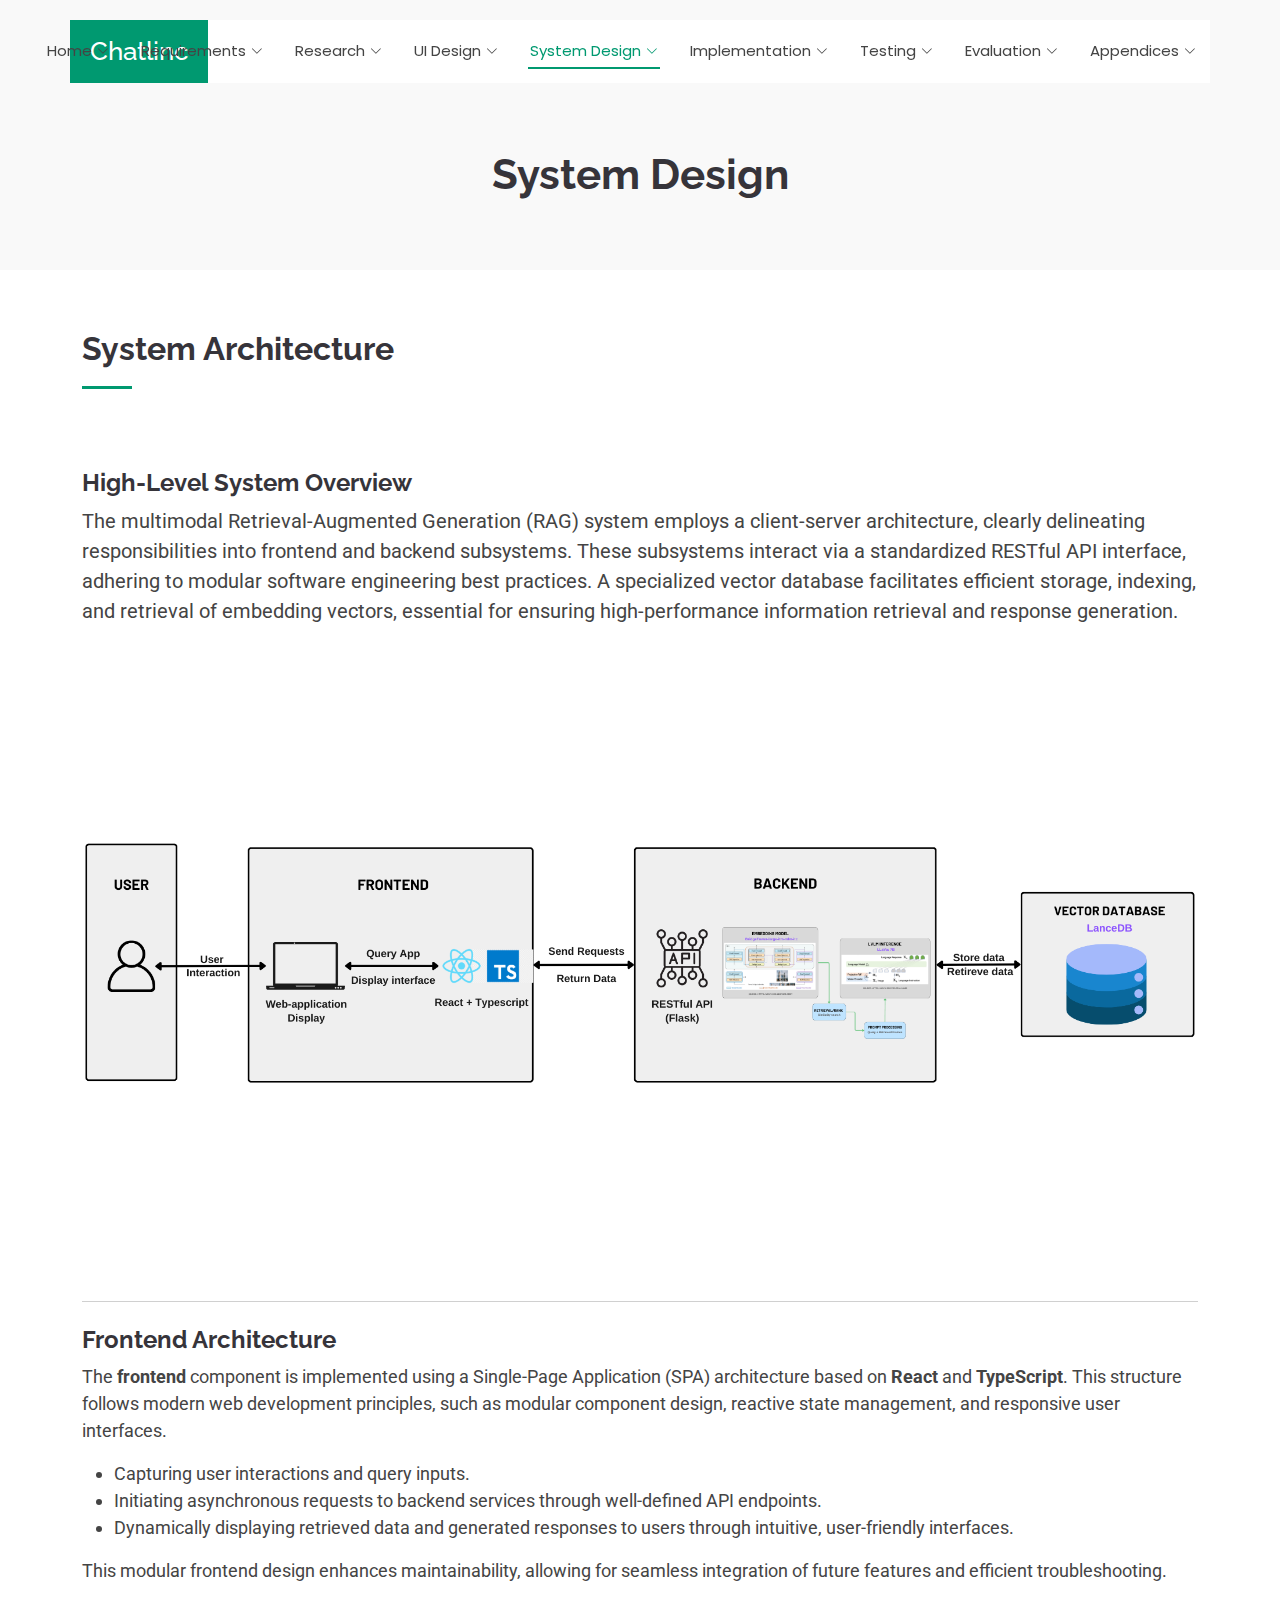
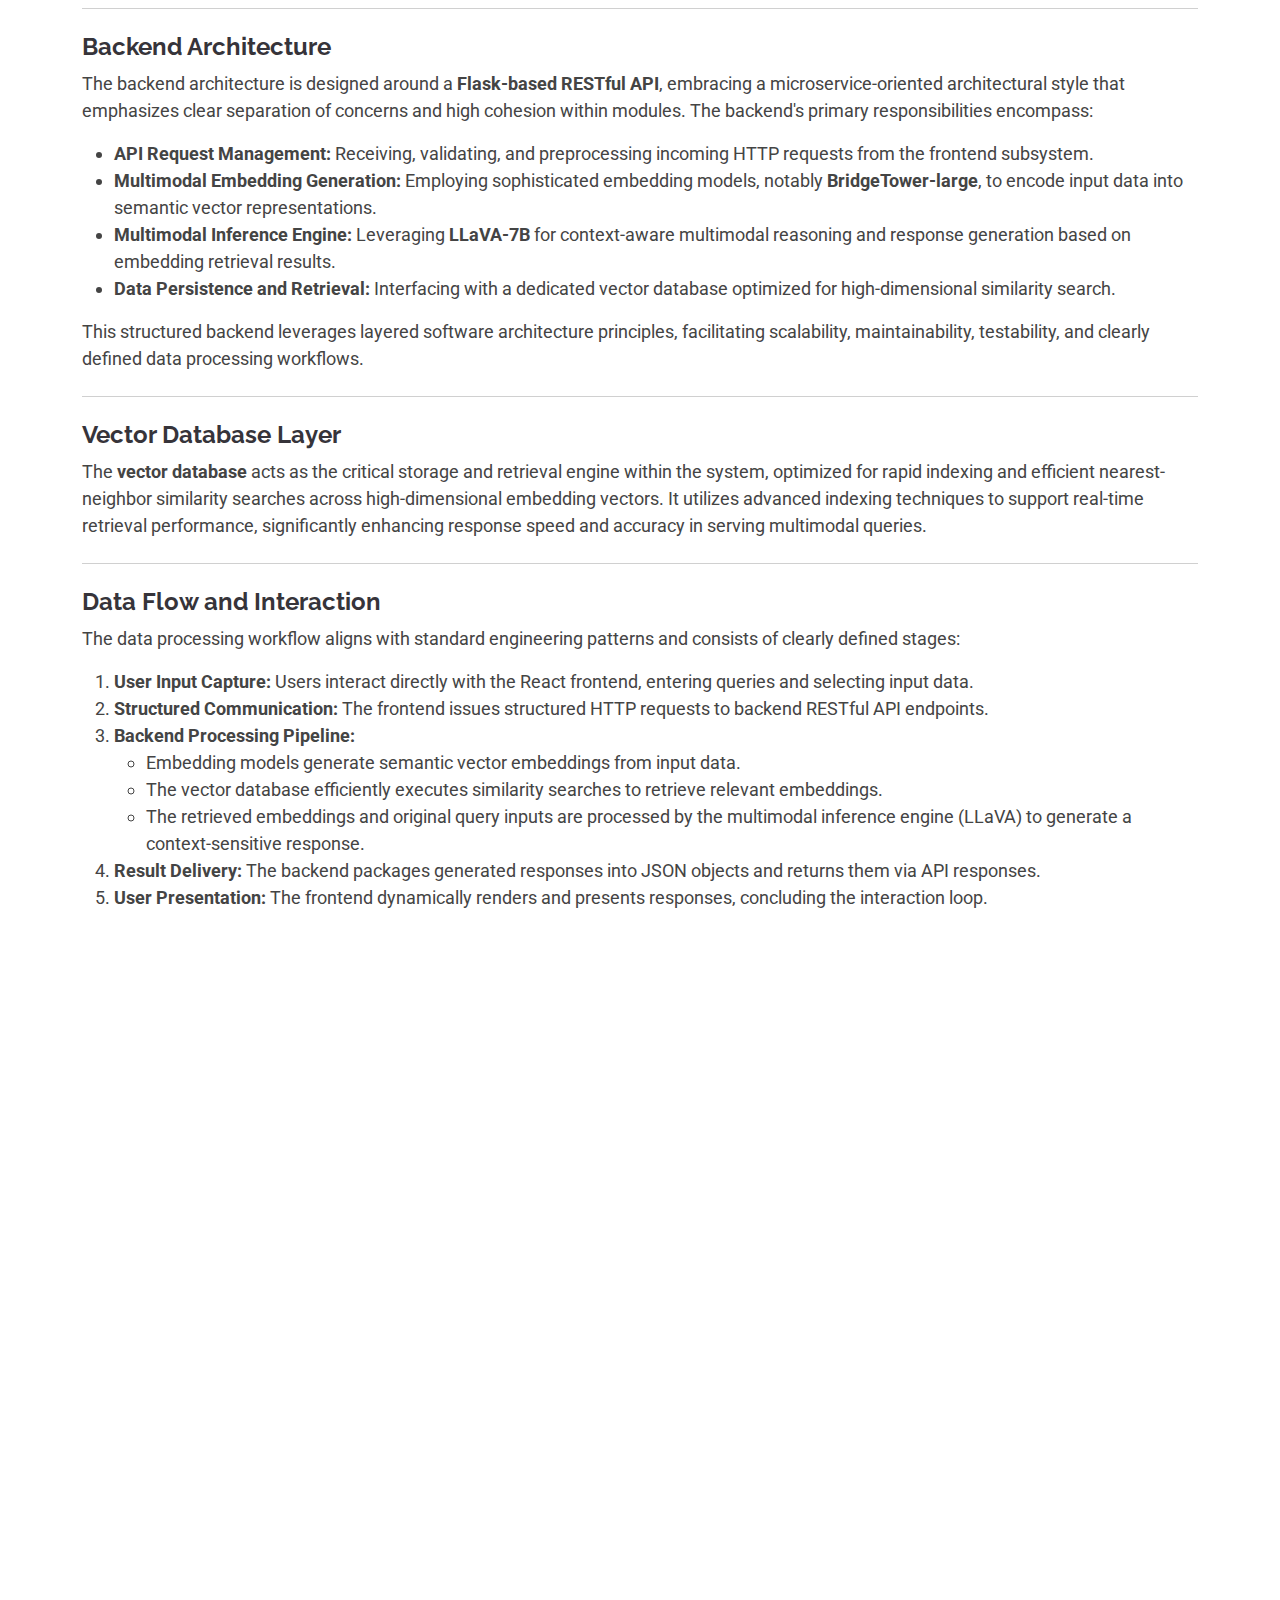
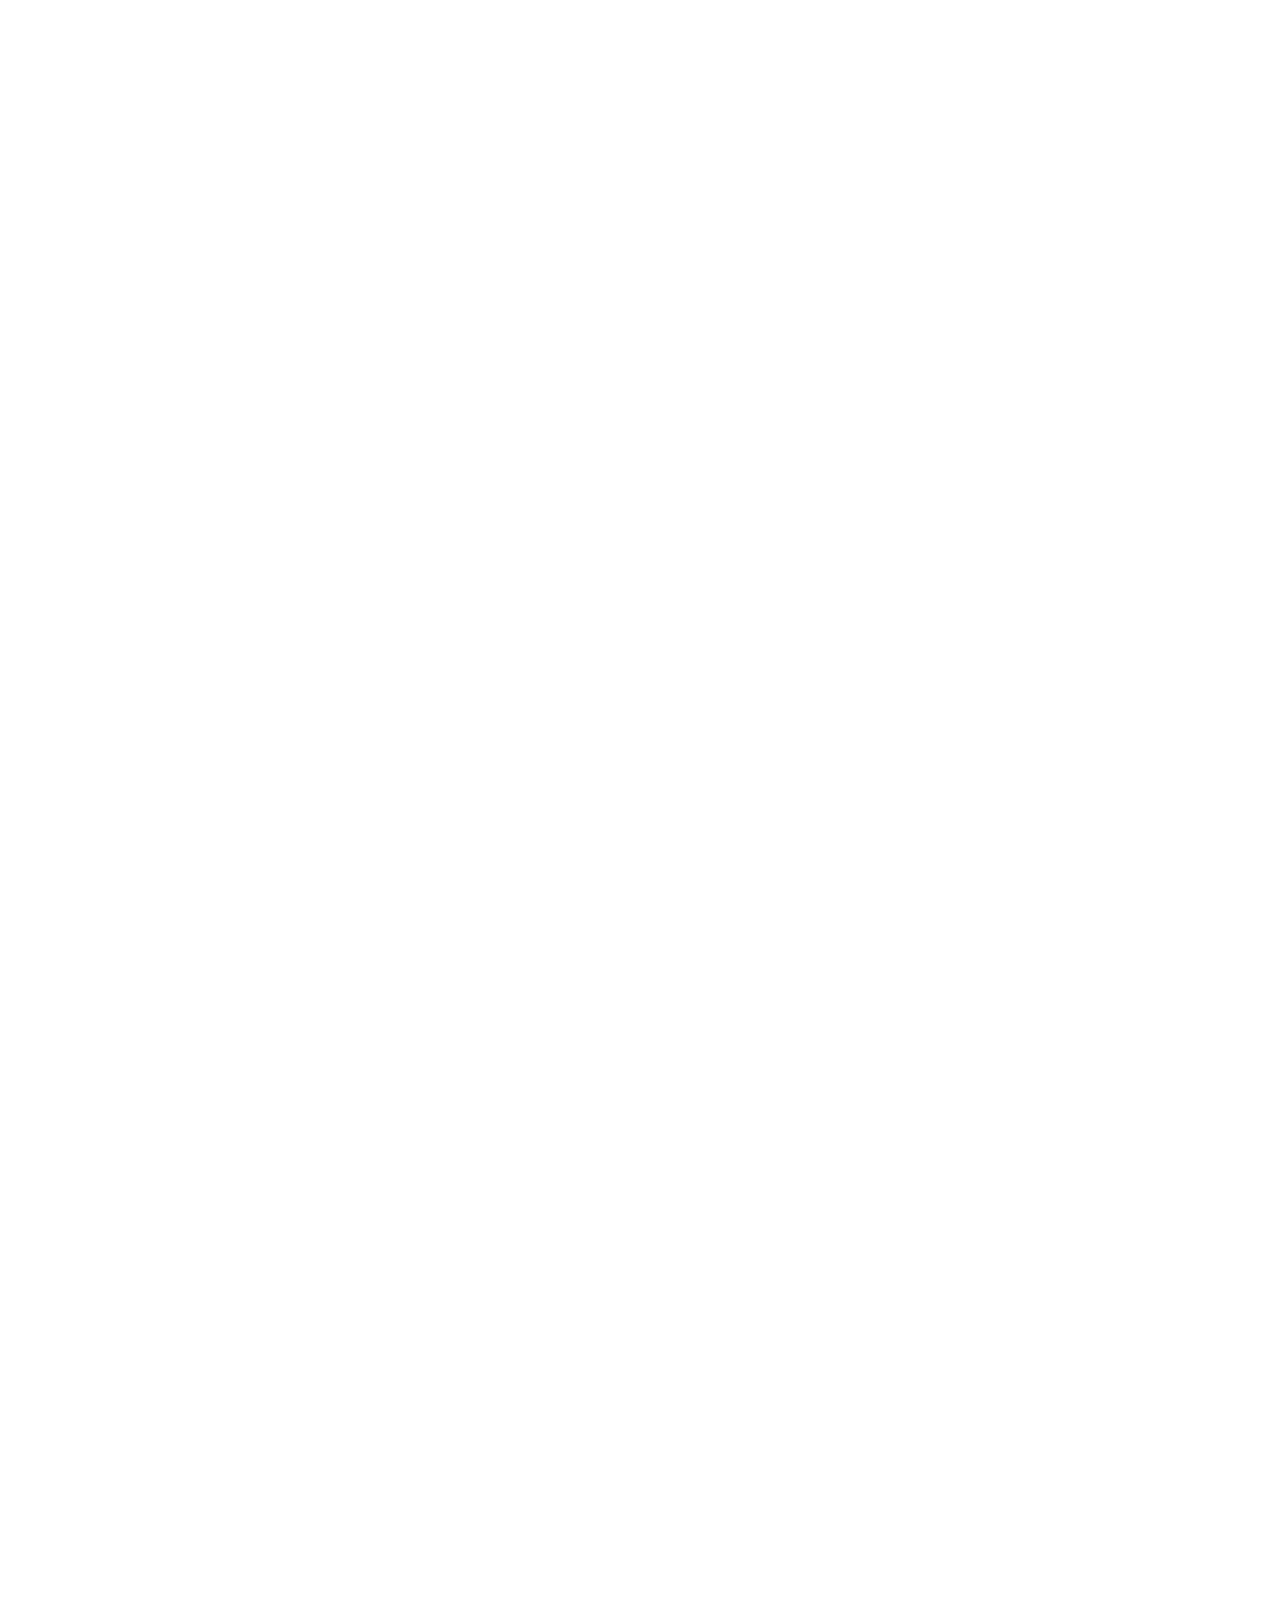
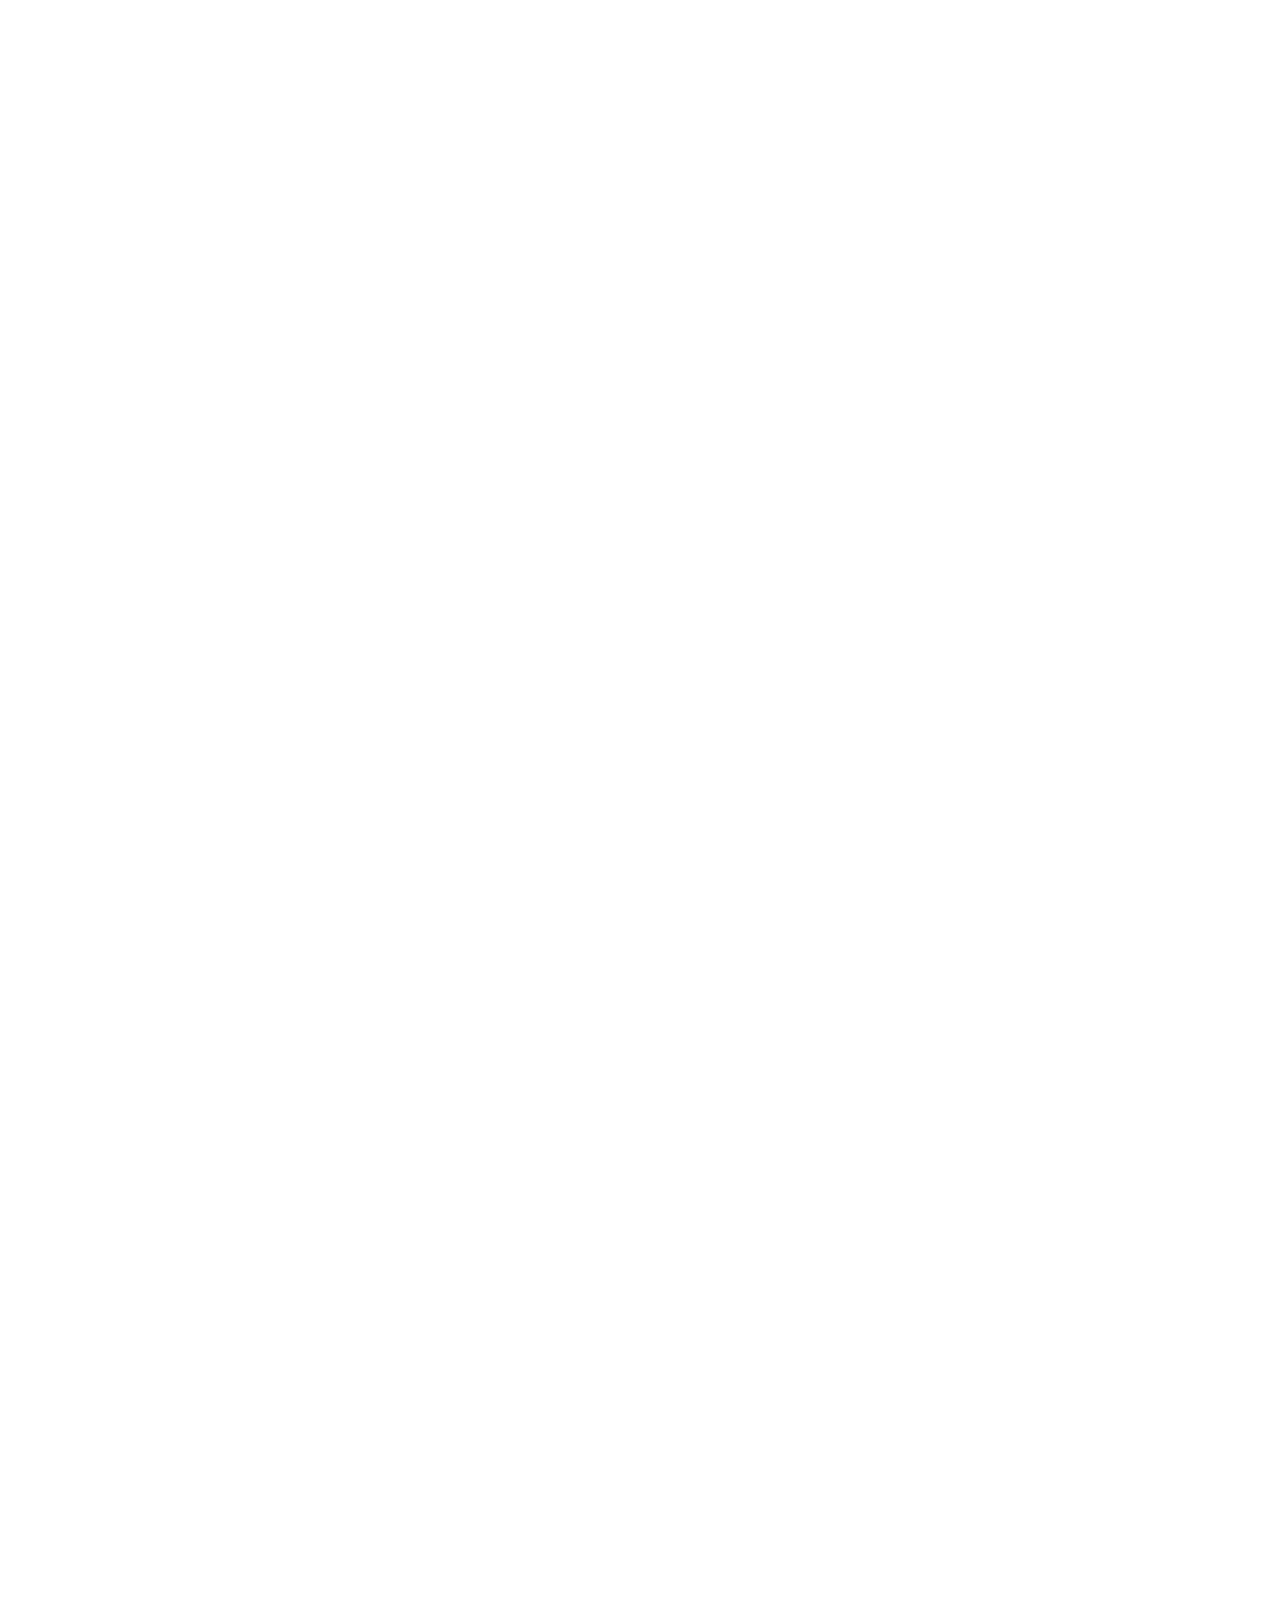
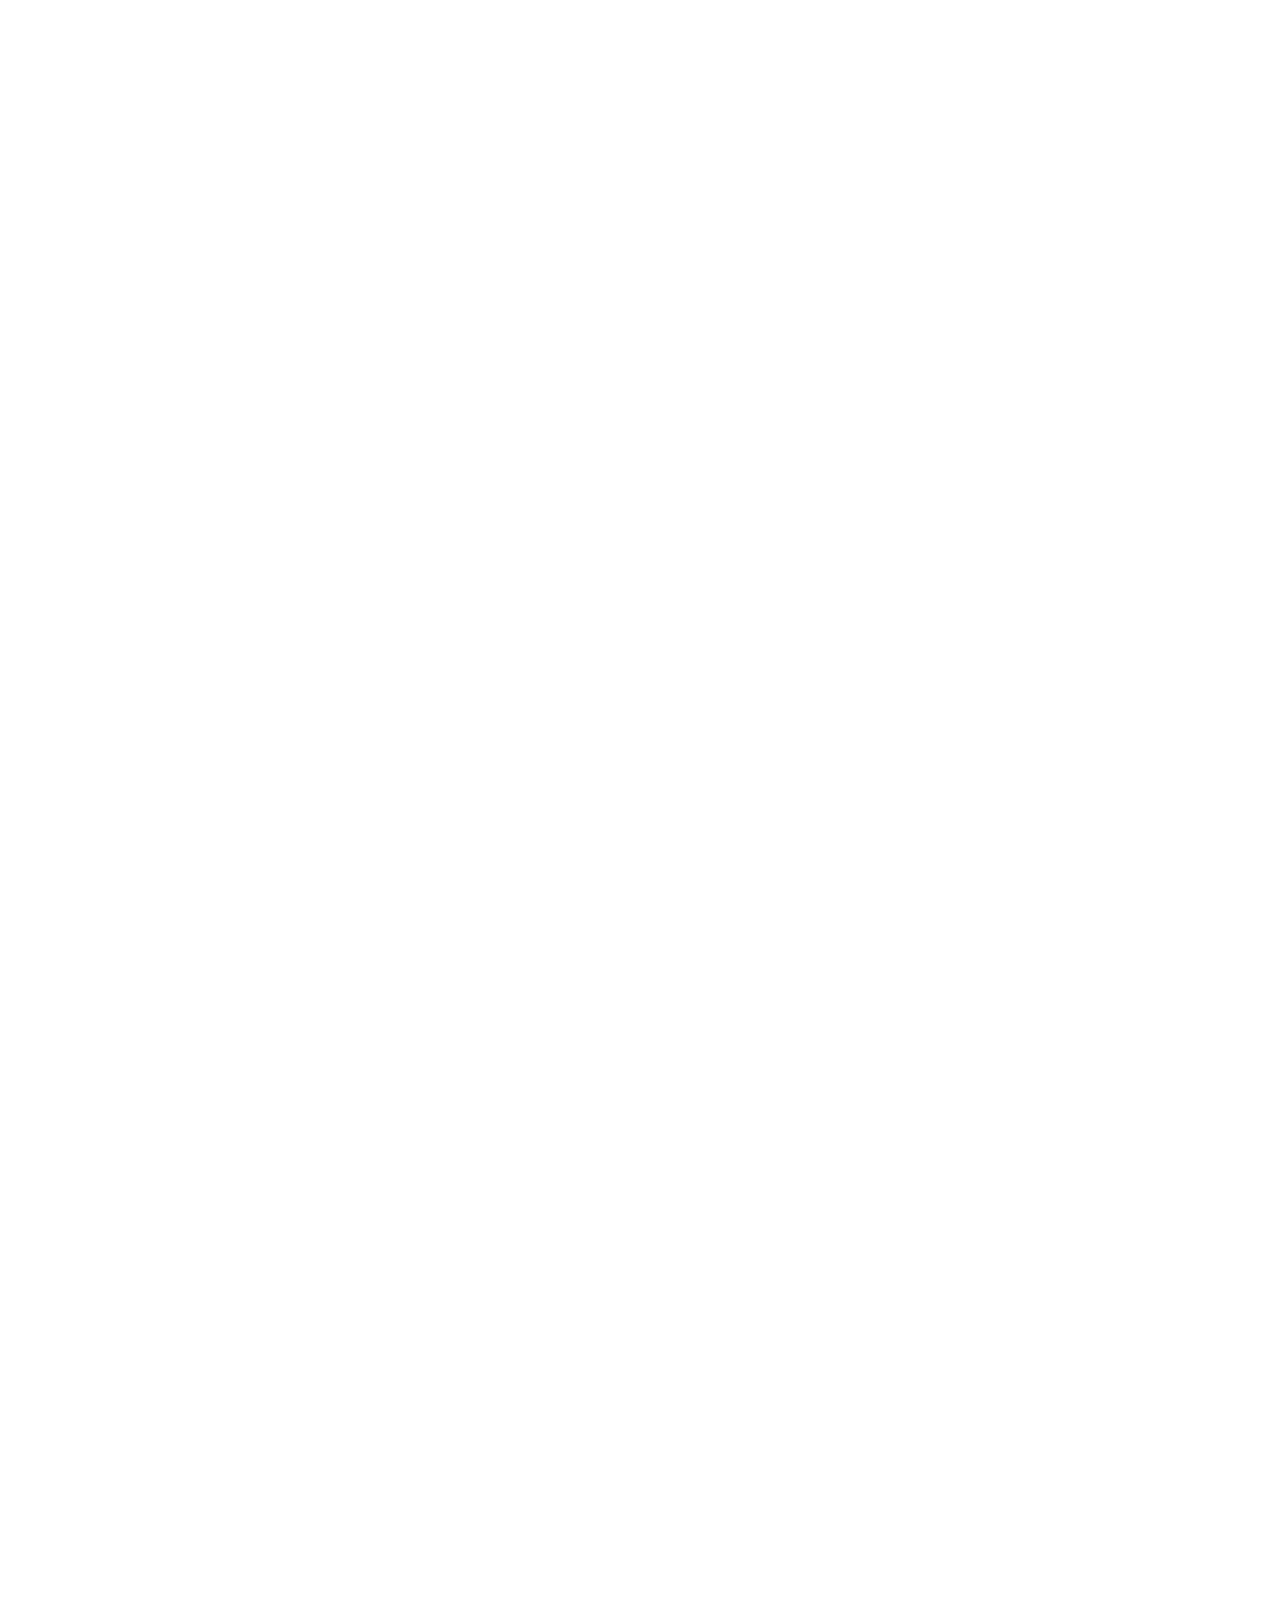
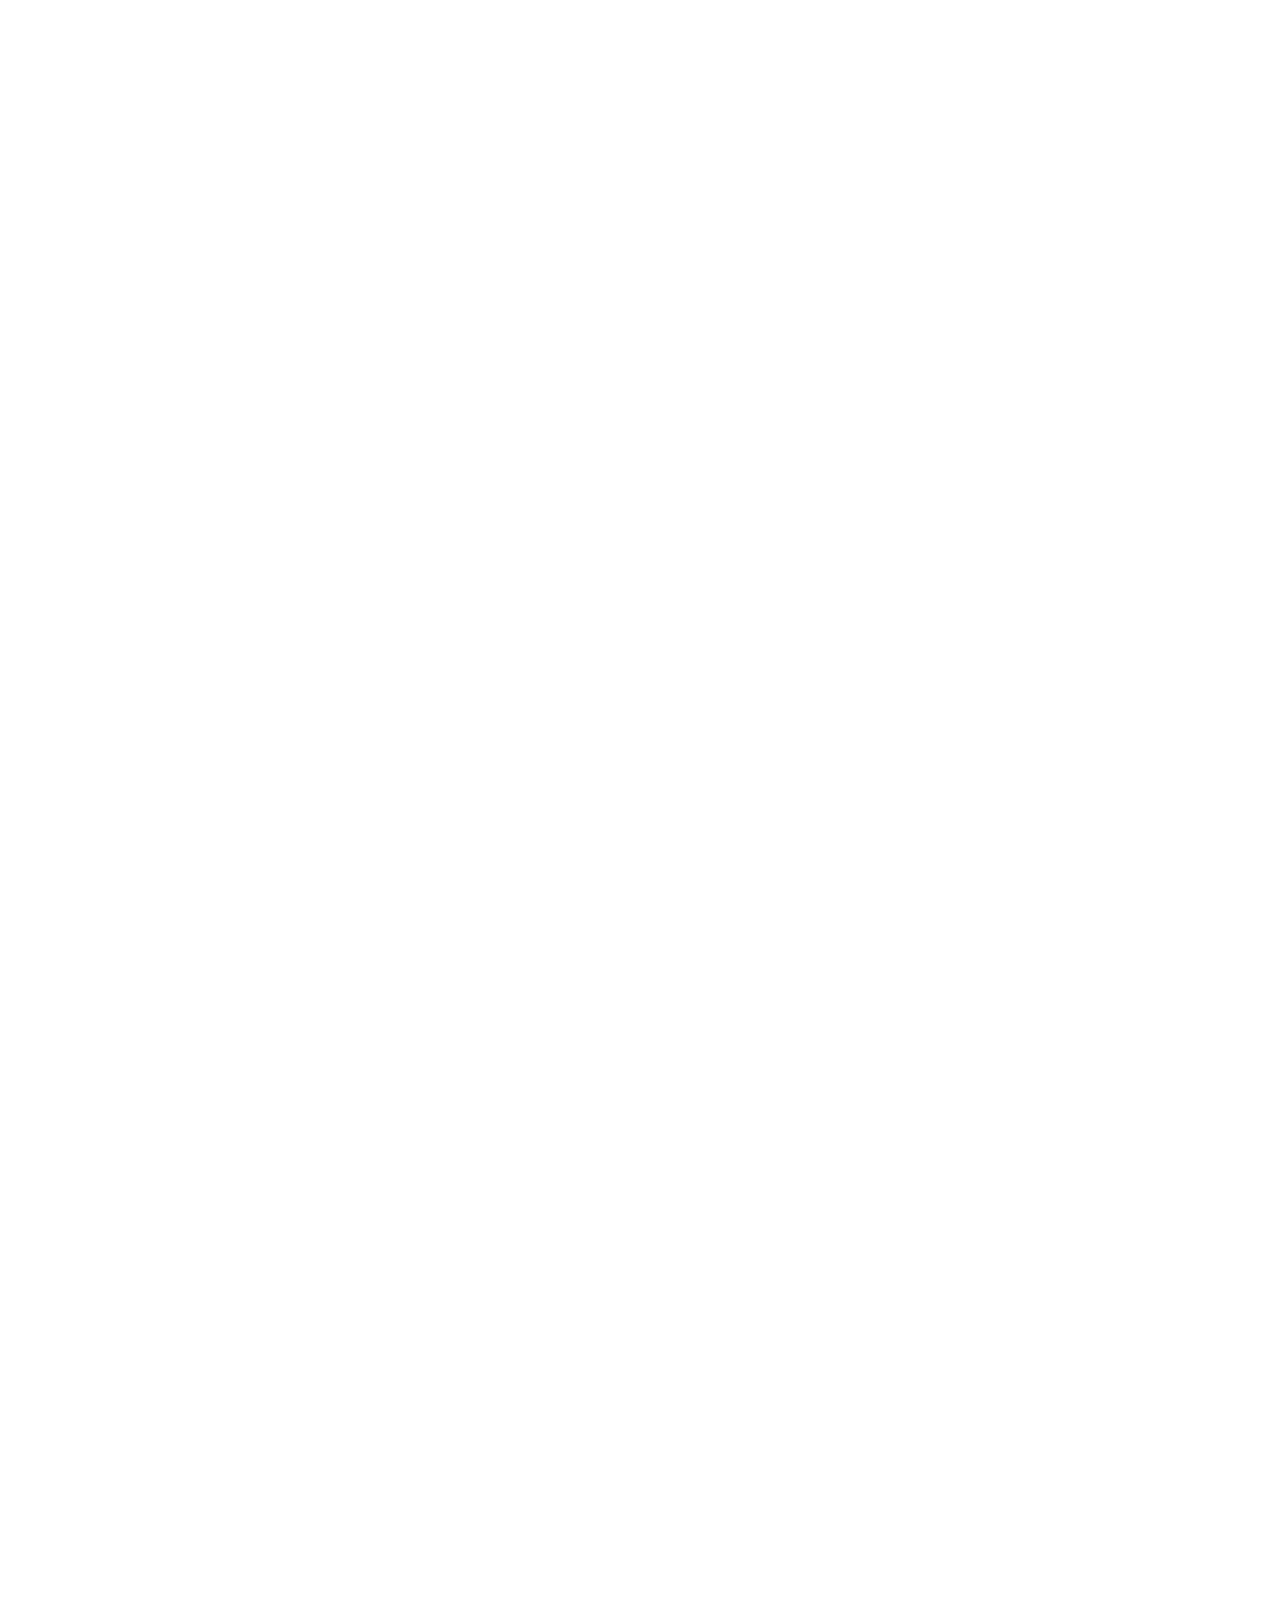
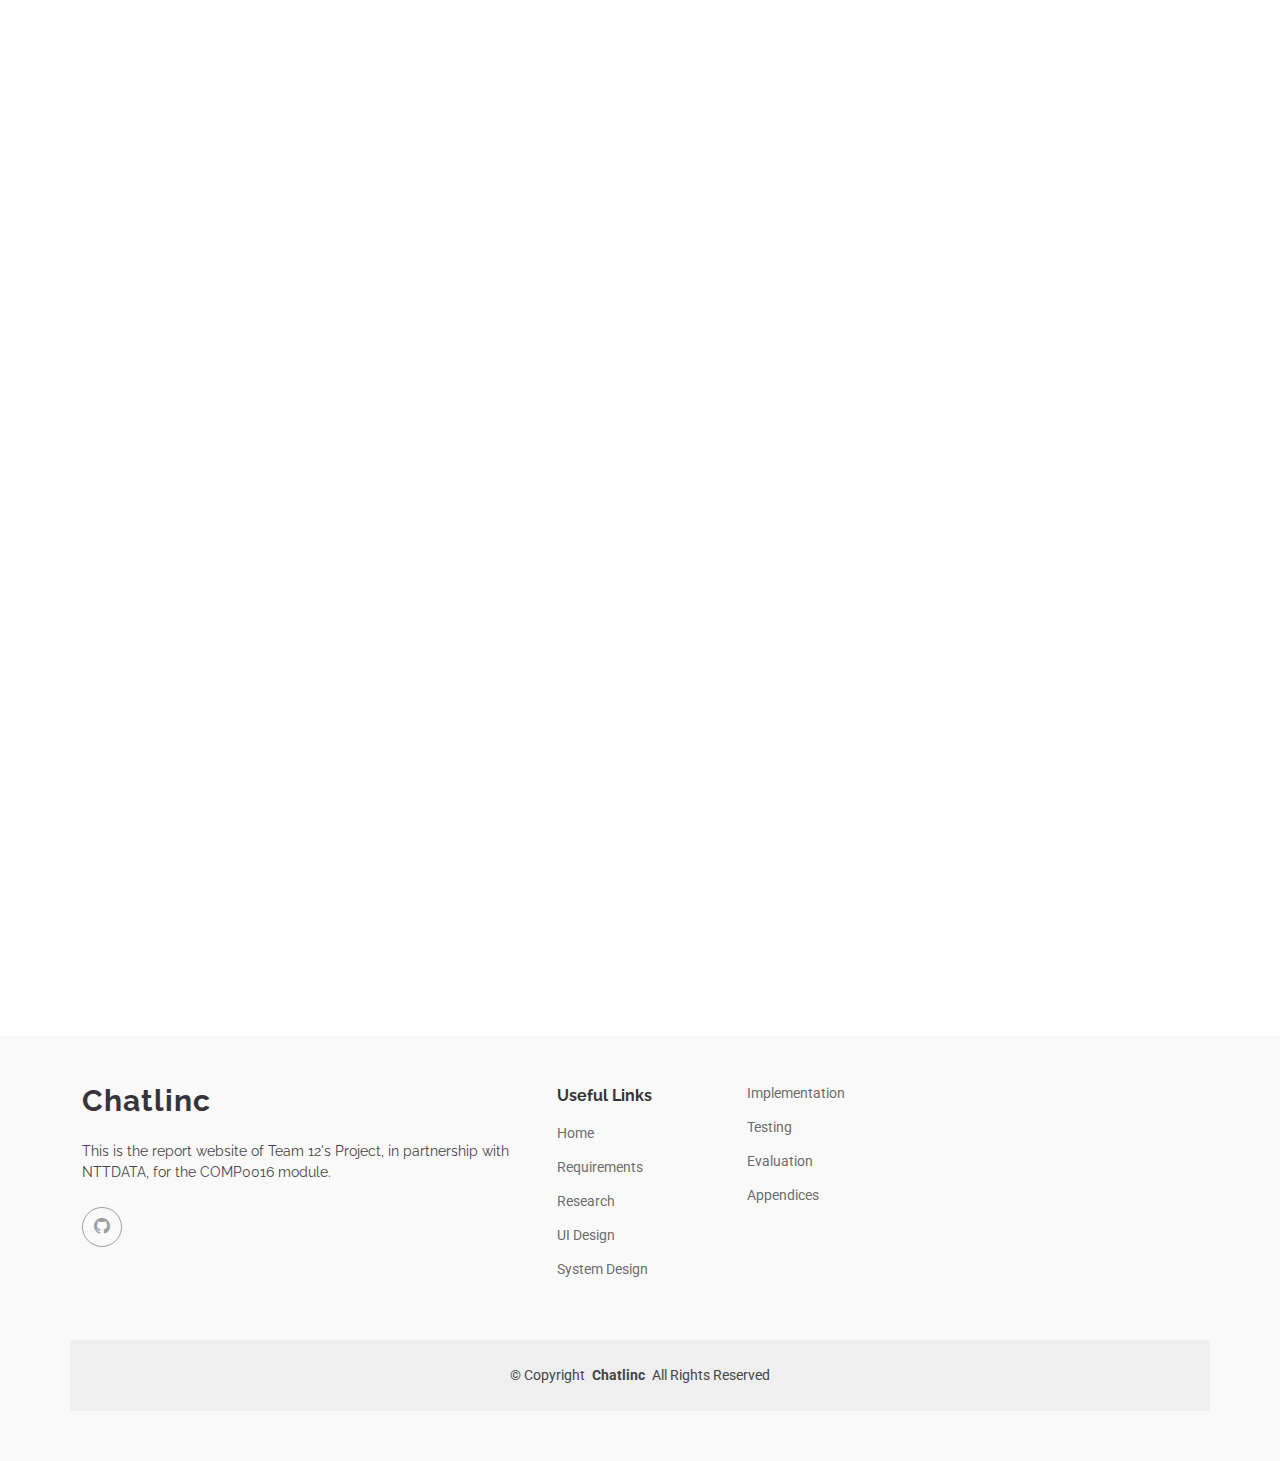
<file: system_design.html>
<!DOCTYPE html>
<html lang="en">

<head>
  <meta charset="utf-8">
  <meta content="width=device-width, initial-scale=1.0" name="viewport">
  <title>System Design - System</title>
  <meta name="description" content="">
  <meta name="keywords" content="">

  <!-- Favicons -->
  <link href="assets/img/logo.jpg" rel="icon">
  <link href="assets/img/logo.jpg" rel="apple-touch-icon">

  <!-- Fonts -->
  <link href="https://fonts.googleapis.com" rel="preconnect">
  <link href="https://fonts.gstatic.com" rel="preconnect" crossorigin>
  <link href="https://fonts.googleapis.com/css2?family=Roboto:ital,wght@0,100;0,300;0,400;0,500;0,700;0,900;1,100;1,300;1,400;1,500;1,700;1,900&family=Poppins:ital,wght@0,100;0,200;0,300;0,400;0,500;0,600;0,700;0,800;0,900;1,100;1,200;1,300;1,400;1,500;1,600;1,700;1,800;1,900&family=Raleway:ital,wght@0,100;0,200;0,300;0,400;0,500;0,600;0,700;0,800;0,900;1,100;1,200;1,300;1,400;1,500;1,600;1,700;1,800;1,900&display=swap" rel="stylesheet">

  <!-- Vendor CSS Files -->
  <link href="assets/vendor/bootstrap/css/bootstrap.min.css" rel="stylesheet">
  <link href="assets/vendor/bootstrap-icons/bootstrap-icons.css" rel="stylesheet">
  <link href="assets/vendor/aos/aos.css" rel="stylesheet">
  <link href="assets/vendor/glightbox/css/glightbox.min.css" rel="stylesheet">
  <link href="assets/vendor/swiper/swiper-bundle.min.css" rel="stylesheet">

  <!-- Main CSS File -->
  <link href="assets/css/main.css" rel="stylesheet">

</head>

<body class="system_design-page">

  <header id="header" class="header d-flex align-items-center fixed-top">
    <div class="header-container container-fluid container-xl position-relative d-flex align-items-center justify-content-end">

      <a href="index.html" class="logo d-flex align-items-center me-auto">
        <!-- Uncomment the line below if you also wish to use an image logo -->
        <!-- <img src="assets/img/logo.webp" alt=""> -->
        <h1 class="sitename">Chatlinc</h1>
      </a>

      <nav id="navmenu" class="navmenu">
        <ul>
          <li class="dropdown"><a href="index.html"><span>Home</span> <i class="bi bi-chevron-down toggle-dropdown"></i></a>
            <ul>
              <li><a href="index.html#abstract">Abstract</a></li>
              <li><a href="index.html#features">Features</a></li>
              <li><a href="index.html#video">Video</a></li>
              <li><a href="index.html#project_timeline">Project Timeline</a></li>
              <li><a href="index.html#development_team">Development Team</a></li>
            </ul>
          </li>
          <li class="dropdown"><a href="requirements.html"><span>Requirements</span> <i class="bi bi-chevron-down toggle-dropdown"></i></a>
            <ul>
              <li><a href="requirements.html#project_background">Project Background</a></li>
              <li><a href="requirements.html#project_goals">Project Goals</a></li>
              <li><a href="requirements.html#requirements_gathering">Requirements Gathering</a></li>
              <li><a href="requirements.html#personas">Personas</a></li>
              <li><a href="requirements.html#use_cases">Use Cases</a></li>
              <li><a href="requirements.html#moscow">MoSCOW</a></li>
            </ul>
          </li>
          <li class="dropdown"><a href="research.html"><span>Research</span> <i class="bi bi-chevron-down toggle-dropdown"></i></a>
            <ul>
              <li><a href="research.html#related_projects_review">Related Projects Review</a></li>
              <li><a href="research.html#technology_review">Technology Review</a></li>
              <li><a href="research.html#references">References</a></li>
            </ul>
          </li>
          <li class="dropdown"><a href="ui_design.html"><span>UI Design</span> <i class="bi bi-chevron-down toggle-dropdown"></i></a>
            <ul>
              <li><a href="ui_design.html#design_principles">Design Principles</a></li>
              <li><a href="ui_design.html#sketches">Sketches</a></li>
              <li><a href="ui_design.html#prototype">Prototype</a></li>
            </ul>
          </li>
          <li class="dropdown"><a href="system_design.html" class="active"><span>System Design</span> <i class="bi bi-chevron-down toggle-dropdown"></i></a>
            <ul>
              <li><a href="system_design.html#architecture">System Architecture</a></li>
              <li><a href="system_design.html#design_patterns">Design Patterns</a></li>
              <li><a href="system_design.html#api">APIs Definition</a></li>
              <li><a href="system_design.html#multimodal_backend">Multimodal Backend</a></li>
            </ul>
          </li>
          <li class="dropdown"><a href="implementation.html"><span>Implementation</span> <i class="bi bi-chevron-down toggle-dropdown"></i></a>
            <ul>
              <li><a href="implementation.html#project_structure">Project structure</a></li>
              <li><a href="implementation.html#features">Features</a></li>
              <li><a href="implementation.html#chat_with_video">Chat with Video</a></li>
              <li><a href="implementation.html#multimodal_rag">Multimodal RAG</a></li>
              <li><a href="implementation.html#geographic_map">Geographic Map</a></li>
              <li><a href="implementation.html#task_management">Task Management</a></li>
            </ul>
          </li>
          </li>
          <li class="dropdown"><a href="testing.html"><span>Testing</span> <i class="bi bi-chevron-down toggle-dropdown"></i></a>
            <ul>
              <li><a href="testing.html#testing_strategy">Testing Strategy</a></li>
              <li><a href="testing.html#unit_testing">Unit Testing</a></li>
              <li><a href="testing.html#integration_testing">Integration Testing</a></li>
              <li><a href="testing.html#user_testing">User Acceptance Testing</a></li>
            </ul>
          </li>
          <li class="dropdown"><a href="evaluation.html"><span>Evaluation</span> <i class="bi bi-chevron-down toggle-dropdown"></i></a>
            <ul>
              <li><a href="evaluation.html#achievements">Achievements</a></li>
              <li><a href="evaluation.html#critical_evaluation">Critical Evaluation</a></li>
              <li><a href="evaluation.html#future_work">Future Work</a></li>
            </ul>
          </li>
          <li class="dropdown"><a href="appendices.html"><span>Appendices</span> <i class="bi bi-chevron-down toggle-dropdown"></i></a>
            <ul>
              <li><a href="appendices.html#user_manual">User Manual</a></li>
              <li><a href="appendices.html#deployment_manual">Deployment Manual</a></li>
              <li><a href="appendices.html#legal_statements">Legal Statements</a></li>
              <li><a href="appendices.html#dev_blog">Dev Blog</a></li>
              <li><a href="appendices.html#monthly_videos">Monthly Videos</a></li>
            </ul>
          </li>
        </ul>
        <i class="mobile-nav-toggle d-xl-none bi bi-list"></i>
      </nav>

    </div>
  </header>

  <main class="main">

    <!-- Page Title -->
    <div class="page-title light-background position-relative">
      <div class="container">
        <h1>System Design</h1>
        <nav class="breadcrumbs">
          <ol>

          </ol>
        </nav>
      </div>
    </div><!-- End Page Title -->

   <!-- Architecture Section -->
<section id="architecture" class="about-2 section architecture">

  <!-- Section Title -->
  <div class="container section-title" data-aos="fade-up">
    <h2>System Architecture</h2>
  </div><!-- End Section Title -->

  <div class="container" data-aos="fade-up" data-aos-delay="100">
    <h4><strong>High-Level System Overview</strong></h4>
    <p style="font-size: 20px;">
      The multimodal Retrieval-Augmented Generation (RAG) system employs a client-server architecture, clearly delineating responsibilities into frontend and backend subsystems. These subsystems interact via a standardized RESTful API interface, adhering to modular software engineering best practices. A specialized vector database facilitates efficient storage, indexing, and retrieval of embedding vectors, essential for ensuring high-performance information retrieval and response generation.
    </p>

    <!-- Architecture Diagram -->
    <div class="text-center my-4">
      <img src="./assets/img/architecture/architecture.png" alt="System Architecture Overview" class="img-fluid" style="max-width: 100%; height: auto;" />
    </div>

    <hr class="my-4">

    <h4><strong>Frontend Architecture</strong></h4>
    <p style="font-size: 18px;">
      The <strong>frontend</strong> component is implemented using a Single-Page Application (SPA) architecture based on <strong>React</strong> and <strong>TypeScript</strong>. This structure follows modern web development principles, such as modular component design, reactive state management, and responsive user interfaces.
    </p>
    <ul style="font-size: 18px;">
      <li>Capturing user interactions and query inputs.</li>
      <li>Initiating asynchronous requests to backend services through well-defined API endpoints.</li>
      <li>Dynamically displaying retrieved data and generated responses to users through intuitive, user-friendly interfaces.</li>
    </ul>
    <p style="font-size: 18px;">
      This modular frontend design enhances maintainability, allowing for seamless integration of future features and efficient troubleshooting.
    </p>

    <hr class="my-4">

    <h4><strong>Backend Architecture</strong></h4>
    <p style="font-size: 18px;">
      The backend architecture is designed around a <strong>Flask-based RESTful API</strong>, embracing a microservice-oriented architectural style that emphasizes clear separation of concerns and high cohesion within modules. The backend's primary responsibilities encompass:
    </p>
    <ul style="font-size: 18px;">
      <li><strong>API Request Management:</strong> Receiving, validating, and preprocessing incoming HTTP requests from the frontend subsystem.</li>
      <li><strong>Multimodal Embedding Generation:</strong> Employing sophisticated embedding models, notably <strong>BridgeTower-large</strong>, to encode input data into semantic vector representations.</li>
      <li><strong>Multimodal Inference Engine:</strong> Leveraging <strong>LLaVA-7B</strong> for context-aware multimodal reasoning and response generation based on embedding retrieval results.</li>
      <li><strong>Data Persistence and Retrieval:</strong> Interfacing with a dedicated vector database optimized for high-dimensional similarity search.</li>
    </ul>
    <p style="font-size: 18px;">
      This structured backend leverages layered software architecture principles, facilitating scalability, maintainability, testability, and clearly defined data processing workflows.
    </p>

    <hr class="my-4">

    <h4><strong>Vector Database Layer</strong></h4>
    <p style="font-size: 18px;">
      The <strong>vector database</strong> acts as the critical storage and retrieval engine within the system, optimized for rapid indexing and efficient nearest-neighbor similarity searches across high-dimensional embedding vectors. It utilizes advanced indexing techniques to support real-time retrieval performance, significantly enhancing response speed and accuracy in serving multimodal queries.
    </p>

    <hr class="my-4">

    <h4><strong>Data Flow and Interaction</strong></h4>
    <p style="font-size: 18px;">
      The data processing workflow aligns with standard engineering patterns and consists of clearly defined stages:
    </p>
    <ol style="font-size: 18px;">
      <li><strong>User Input Capture:</strong> Users interact directly with the React frontend, entering queries and selecting input data.</li>
      <li><strong>Structured Communication:</strong> The frontend issues structured HTTP requests to backend RESTful API endpoints.</li>
      <li><strong>Backend Processing Pipeline:</strong>
        <ul>
          <li>Embedding models generate semantic vector embeddings from input data.</li>
          <li>The vector database efficiently executes similarity searches to retrieve relevant embeddings.</li>
          <li>The retrieved embeddings and original query inputs are processed by the multimodal inference engine (LLaVA) to generate a context-sensitive response.</li>
        </ul>
      </li>
      <li><strong>Result Delivery:</strong> The backend packages generated responses into JSON objects and returns them via API responses.</li>
      <li><strong>User Presentation:</strong> The frontend dynamically renders and presents responses, concluding the interaction loop.</li>
    </ol>
  </div>
</section><!-- /Architecture Section -->

<!-- Design Patterns Section -->
<section id="design_patterns" class="design_patterns section">
  <!-- Section Title -->
  <div class="container section-title" data-aos="fade-up">
    <h2>Design Patterns</h2>
  </div><!-- End Section Title -->

  <div class="container" data-aos="fade-up" data-aos-delay="100">
    <p style="font-size: 20px;">
      To enhance code maintainability, scalability, and extensibility, the following software engineering design patterns were strategically employed throughout our multimodal Retrieval-Augmented Generation (RAG) application.
    </p>

    <div class="table-responsive my-4">
      <table class="table table-bordered" style="font-size: 18px;">
        <thead class="table-light">
          <tr>
            <th style="width: 25%;"><strong>Design Pattern</strong></th>
            <th><strong>Usage in the Project</strong></th>
          </tr>
        </thead>
        <tbody>
          <tr>
            <td><strong>Singleton Pattern</strong></td>
            <td>
              The embedding models (<code>BridgeTower</code>, <code>ImageBind</code>) and multimodal inference engine (<code>LLaVA</code>) are implemented as singletons. This ensures only one instance of these heavyweight, resource-intensive components is instantiated during runtime, optimizing resource utilization and maintaining consistent behavior.
            </td>
          </tr>
          <tr>
            <td><strong>Facade Pattern</strong></td>
            <td>
              The backend Flask API acts as a Facade, simplifying interactions between frontend clients and complex backend subsystems (e.g., embedding models, vector databases, inference engines). This pattern hides internal complexities and provides a clear, unified interface.
            </td>
          </tr>
          <tr>
            <td><strong>Strategy Pattern</strong></td>
            <td>
              Different multimedia preprocessing strategies (e.g., handling videos with transcripts, without transcripts, or silent) leverage the Strategy Pattern. This allows the backend to dynamically select suitable strategies based on media type, enhancing flexibility and extensibility.
            </td>
          </tr>
          <tr>
            <td><strong>Observer Pattern</strong></td>
            <td>
              Frontend React components follow the Observer Pattern for state management, responding to asynchronous backend updates. Components observe changes in query results and update the UI automatically, ensuring real-time responsiveness and loose coupling.
            </td>
          </tr>
          <tr>
            <td><strong>Chain of Responsibility Pattern</strong></td>
            <td>
              The backend inference pipeline applies the Chain of Responsibility pattern. Each stage (embedding, retrieval, inference) handles its dedicated task in a structured workflow, enabling modularity, clarity, and easier troubleshooting.
            </td>
          </tr>
        </tbody>
      </table>
    </div>

    <p style="font-size: 18px;">
      Additionally, core software design principles were rigorously followed throughout development:
    </p>

    <ul style="font-size: 18px;">
      <li><strong>Single Responsibility Principle (SRP):</strong> Each class maintains a clear, focused purpose to improve readability and testability.</li>
      <li><strong>Don’t Repeat Yourself (DRY):</strong> Code reuse and modularity are enforced across the codebase to reduce redundancy.</li>
      <li><strong>Refactoring Best Practices:</strong> Proactive cleanup eliminated common code smells such as magic numbers, overly long methods, and tightly coupled logic.</li>
    </ul>
  </div>
</section><!-- /Design Patterns Section -->

<!-- APIs Definition Section -->
<section id="api" class="api section">

  <!-- Section Title -->
  <div class="container section-title" data-aos="fade-up">
    <h2>APIs Definition</h2>
  </div><!-- End Section Title -->

  <div class="container" data-aos="fade-up" data-aos-delay="100">

    <p style="font-size: 20px;">
      This document describes the clearly defined RESTful API endpoints within our system.
    </p>

    <hr class="my-4">

    <h4><strong>1. Chat Interaction (<code>/chat</code>)</strong></h4>
    <p style="font-size: 18px;"><strong>Method:</strong> POST</p>
    <p style="font-size: 18px;"><strong>Description:</strong> Facilitates conversational interactions with multimodal data, supporting user queries accompanied by optional multimedia uploads.</p>
    <p style="font-size: 18px;"><strong>Request (form data):</strong></p>
    <ul style="font-size: 18px;">
      <li><code>query</code> (String, required)</li>
      <li><code>collection_name</code> (String, optional)</li>
      <li><code>retrieve</code> (Boolean/String, optional)</li>
      <li><code>session_id</code> (String, optional)</li>
      <li><code>uploaded_file</code> (File, optional)</li>
    </ul>
    <p style="font-size: 18px;"><strong>Response (JSON):</strong></p>
    <pre><code class="language-json">
{
  "response": "&lt;generated response&gt;",
  "images": ["&lt;base64-encoded image&gt;", ...],
  "audios": [
    {
      "audio": "&lt;base64-encoded audio&gt;",
      "transcript": "&lt;audio transcript&gt;"
    }
  ],
  "session_id": "&lt;session identifier&gt;"
}
    </code></pre>

    <hr class="my-4">

    <h4><strong>2. Upload File with Geolocation (<code>/new_upload</code>)</strong></h4>
    <p style="font-size: 18px;"><strong>Method:</strong> POST</p>
    <p style="font-size: 18px;"><strong>Description:</strong> Allows uploading multimedia files into specified collections, optionally attaching descriptive and geographic metadata.</p>
    <p style="font-size: 18px;"><strong>Request (form data):</strong></p>
    <ul style="font-size: 18px;">
      <li><code>file</code> (File, required)</li>
      <li><code>collection_name</code> (String, required)</li>
      <li><code>description</code> (String, optional)</li>
      <li><code>address</code> (String, optional)</li>
      <li><code>latitude</code> (Float, optional)</li>
      <li><code>longitude</code> (Float, optional)</li>
    </ul>
    <p style="font-size: 18px;"><strong>Response (JSON):</strong></p>
    <pre><code class="language-json">
{
  "status": "success",
  "message": "File 'example.jpg' successfully inserted into collection 'example_collection'."
}
    </code></pre>

    <hr class="my-4">

    <h4><strong>3. Retrieve Collections (<code>/collections</code>)</strong></h4>
    <p style="font-size: 18px;"><strong>Method:</strong> GET</p>
    <p style="font-size: 18px;"><strong>Description:</strong> Returns a list of available collections from the vector database.</p>
    <p style="font-size: 18px;"><strong>Response (JSON):</strong></p>
    <pre><code class="language-json">
{
  "collections": ["collection1", "collection2", ...]
}
    </code></pre>

    <hr class="my-4">

    <h4><strong>4. Geographic Search (<code>/new_geo_search</code>)</strong></h4>
    <p style="font-size: 18px;"><strong>Method:</strong> GET</p>
    <p style="font-size: 18px;"><strong>Description:</strong> Performs geographic-based searches within specified collections using coordinates, addresses, radius, and optional keywords.</p>
    <p style="font-size: 18px;"><strong>Request (query parameters):</strong></p>
    <ul style="font-size: 18px;">
      <li><code>collection_name</code> (String, required)</li>
      <li><code>address</code> (String, optional)</li>
      <li><code>radius</code> (Float, required)</li>
      <li><code>keyword</code> (String, optional)</li>
      <li><code>latitude</code> (Float, optional)</li>
      <li><code>longitude</code> (Float, optional)</li>
    </ul>
    <p style="font-size: 18px;"><strong>Response (JSON):</strong></p>
    <pre><code class="language-json">
{
  "results": [ ... ]
}
    </code></pre>

    <hr class="my-4">

    <h4><strong>5. Generate Geographic Map (<code>/geo_map</code>)</strong></h4>
    <p style="font-size: 18px;"><strong>Method:</strong> GET</p>
    <p style="font-size: 18px;"><strong>Description:</strong> Generates an interactive map displaying geographic search results.</p>
    <p style="font-size: 18px;"><strong>Request (query parameters):</strong></p>
    <ul style="font-size: 18px;">
      <li><code>collection_name</code> (String, required)</li>
      <li><code>address</code> (String, optional)</li>
      <li><code>radius</code> (Float, optional, default: 2km)</li>
      <li><code>keyword</code> (String, optional)</li>
      <li><code>latitude</code> (Float, optional)</li>
      <li><code>longitude</code> (Float, optional)</li>
    </ul>
    <p style="font-size: 18px;"><strong>Response:</strong> Renders interactive HTML page <code>geo_map.html</code>.</p>

    <hr class="my-4">

    <h4><strong>6. Video Upload and Processing (<code>/upload_video</code>)</strong></h4>
    <p style="font-size: 18px;"><strong>Method:</strong> POST</p>
    <p style="font-size: 18px;"><strong>Description:</strong> Handles video downloading, frame extraction, transcript generation, multimodal embedding, and ingestion into the vector database.</p>
    <p style="font-size: 18px;"><strong>Request (form data):</strong></p>
    <ul style="font-size: 18px;">
      <li><code>video_url</code> (String, required)</li>
      <li><code>video_without_language_sound</code> (Boolean/String, optional)</li>
      <li><code>n</code> (Integer, optional, default: 6)</li>
    </ul>
    <p style="font-size: 18px;"><strong>Response (JSON):</strong></p>
    <pre><code class="language-json">
{
  "status": "success",
  "video_path": "&lt;stored video path&gt;"
}
    </code></pre>

    <hr class="my-4">

    <h4><strong>7. List All Uploaded Videos (<code>/all_uploaded_videos</code>)</strong></h4>
    <p style="font-size: 18px;"><strong>Method:</strong> GET</p>
    <p style="font-size: 18px;"><strong>Description:</strong> Lists titles of all videos indexed in the vector database.</p>
    <p style="font-size: 18px;"><strong>Response (JSON):</strong></p>
    <pre><code class="language-json">
{
  "video_titles": ["video1 title", "video2 title", ...]
}
    </code></pre>

    <hr class="my-4">

    <h4><strong>8. Chat with Video Content (<code>/chat_with_video</code>)</strong></h4>
    <p style="font-size: 18px;"><strong>Method:</strong> POST</p>
    <p style="font-size: 18px;"><strong>Description:</strong> Enables conversational interaction with indexed video content, retrieving relevant frames and generating semantic responses.</p>
    <p style="font-size: 18px;"><strong>Request (form data):</strong></p>
    <ul style="font-size: 18px;">
      <li><code>video_title</code> (String, required)</li>
      <li><code>query</code> (String, required)</li>
    </ul>
    <p style="font-size: 18px;"><strong>Response (JSON):</strong></p>
    <pre><code class="language-json">
{
  "response": "&lt;generated textual response&gt;",
  "image": "&lt;retrieved frame path&gt;",
  "image_base64": "&lt;base64-encoded retrieved frame&gt;"
}
    </code></pre>

  </div>
</section><!-- /APIs Definition Section -->

<!-- Multimodal Backend Section -->
<section id="multimodal_backend" class="multimodal_backend section">

  <!-- Section Title -->
  <div class="container section-title" data-aos="fade-up">
    <h2>Multimodal Backend Architecture</h2>
  </div><!-- End Section Title -->

  <div class="container" data-aos="fade-up" data-aos-delay="100">
    <p style="font-size: 20px;">
      The multimodal backend architecture of our system is structured to robustly handle multimodal data retrieval, embedding, and inference tasks, clearly divided into two primary pipelines: <strong>Multimodal Retrieval-Augmented Generation (RAG)</strong> and <strong>Video-based Conversational Retrieval</strong> (Chat with Video). Both pipelines integrate advanced embedding techniques, dedicated vector storage solutions, and sophisticated language-vision inference models to deliver accurate and meaningful responses to user queries.
    </p>
    <hr class="my-4">

    <h4><strong>1. Multimodal Retrieval-Augmented Generation (RAG) Backend Architecture</strong></h4>
    <p style="font-size: 18px;">
      The multimodal RAG backend architecture facilitates intelligent retrieval and inference from multimedia file collections, specifically <strong>images</strong> and <strong>audio files</strong>.
    </p>
      <img src="./assets/img/architecture/structure0.jpg" alt="System Architecture Overview" class="img-fluid" style="max-width: 100%; height: auto;" />

    <h5 style="font-size: 18px;">Data Input and Retrieval:</h5>
    <ul style="font-size: 18px;">
      <li>Multimedia file collections are segmented into two distinct input streams:</li>
      <ul>
        <li><strong>Image Retrieval</strong>: Images uploaded by users.</li>
        <li><strong>Audio Retrieval</strong>: Audio clips uploaded by users.</li>
      </ul>
    </ul>

    <h5 style="font-size: 18px;">Embedding Layer:</h5>
    <ul style="font-size: 18px;">
      <li>The backend leverages the <strong>ImageBind</strong> multimodal embedding model, which transforms images and audio into unified semantic vectors.</li>
      <li>This ensures <strong>cross-modal interoperability</strong>, enabling efficient similarity searches across different media types.</li>
    </ul>

    <h5 style="font-size: 18px;">Vector Database Storage:</h5>
    <ul style="font-size: 18px;">
      <li>Embedding vectors are stored in a dedicated <strong>vector database</strong> optimized for high-speed nearest-neighbor semantic searches.</li>
      <li>This enhances responsiveness for real-time query operations.</li>
    </ul>

    <h5 style="font-size: 18px;">Multimodal Retrieval and Inference:</h5>
    <ul style="font-size: 18px;">
      <li>User queries are embedded via ImageBind and used to query the vector database.</li>
      <li>Retrieved <strong>audio files</strong> are transcribed using the <strong>Whisper</strong> model to enhance semantic richness.</li>
      <li>Results and queries are forwarded to <strong>LLaVA-7B</strong> for context-aware response generation.</li>
    </ul>

    <hr class="my-4">

    <h4><strong>2. Chat with Video Backend Architecture</strong></h4>
    <p style="font-size: 18px;">
      The backend pipeline for video-based conversational retrieval addresses scenarios involving diverse video input types and audio/transcript availability.
    </p>
      <img src="./assets/img/architecture/structure2.jpg" alt="System Architecture Overview" class="img-fluid" style="max-width: 100%; height: auto;" />

    <h5 style="font-size: 18px;">Video Data Preprocessing:</h5>
    <ul style="font-size: 18px;">
      <li><strong>Case 1: Videos with Transcript</strong>
        <ul>
          <li>Frames are extracted via <code>cv2</code>, using available transcripts for indexing.</li>
        </ul>
      </li>
      <li><strong>Case 2: Videos without Transcript</strong>
        <ul>
          <li>Transcripts are generated using the <strong>Whisper ASR</strong> model.</li>
          <li>Frames and transcripts are indexed together to form a searchable context base.</li>
        </ul>
      </li>
      <li><strong>Case 3: Videos without Language Audio</strong>
        <ul>
          <li>No transcripts are generated. Semantic meaning is derived directly from visual features using <strong>LLaVA</strong>.</li>
        </ul>
      </li>
    </ul>

    <h5 style="font-size: 18px;">Multimodal Embedding:</h5>
    <ul style="font-size: 18px;">
      <li><strong>BridgeTower-large-itm-mlm-itc</strong> model embeds both <strong>frames</strong> and <strong>transcripts</strong> into unified semantic vectors.</li>
      <li>This model fuses vision and language using <strong>cross-modal attention</strong>.</li>
    </ul>

    <h5 style="font-size: 18px;">Vector Database Storage:</h5>
    <ul style="font-size: 18px;">
      <li>Embedded frame-text pairs are indexed and stored in a high-performance vector database, supporting semantic retrieval.</li>
    </ul>

    <h5 style="font-size: 18px;">Retrieval and Ranking:</h5>
    <ul style="font-size: 18px;">
      <li>User queries are also embedded through <strong>BridgeTower</strong>.</li>
      <li>Similarity search retrieves the most relevant frames and contextual segments.</li>
    </ul>

    <h5 style="font-size: 18px;">Prompt Processing and Inference：</h5>
    <ul style="font-size: 18px;">
      <li>Retrieved frame-transcript-query triplets are compiled into structured prompts.</li>
      <li>Prompts are passed to <strong>LLaVA-7B</strong> for final response generation.</li>
      <li>Responses are returned to the frontend for rendering.</li>
    </ul>

  </div>
</section><!-- /Multimodal Backend Section -->

  </main>

  <footer id="footer" class="footer position-relative light-background">

    <div class="container footer-top">
      <div class="row gy-4">
        <div class="col-lg-5 col-md-12 footer-about">
          <a href="index.html" class="logo d-flex align-items-center">
            <span class="sitename">Chatlinc</span>
          </a>
          <p>This is the report website of Team 12's Project, in partnership with NTTDATA, for the COMP0016 module.</p>
          <div class="social-links d-flex mt-4">
            <a href="https://github.com/Hao-Hao211/ChatLincs.git"><i class="bi bi-github"></i></a>
          </div>
        </div>

        <div class="col-lg-2 col-6 footer-links">
          <h4>Useful Links</h4>
          <ul>
            <li><a href="index.html#">Home</a></li>
            <li><a href="requirements.html#">Requirements</a></li>
            <li><a href="research.html#">Research</a></li>
            <li><a href="ui_design.html#">UI Design</a></li>
            <li><a href="system_design.html#">System Design</a></li>
          </ul>
        </div>

        <div class="col-lg-2 col-6 footer-links">

          <ul>
            <li><a href="implementation.html#">Implementation</a></li>
            <li><a href="testing.html#">Testing</a></li>
            <li><a href="evaluation.html#">Evaluation</a></li>
            <li><a href="appendices.html#">Appendices</a></li>
          </ul>
        </div>

        <div class="col-lg-3 col-md-12 footer-contact text-center text-md-start">

          <p> </p>
        </div>

      </div>
    </div>

    <div class="container copyright text-center mt-4">
      <p>© <span>Copyright</span> <strong class="px-1 sitename">Chatlinc</strong> <span>All Rights Reserved</span></p>

    </div>

  </footer>

  <!-- Scroll Top -->
  <a href="#" id="scroll-top" class="scroll-top d-flex align-items-center justify-content-center"><i class="bi bi-arrow-up-short"></i></a>

  <!-- Preloader -->
  <div id="preloader"></div>

  <!-- Vendor JS Files -->
  <script src="assets/vendor/bootstrap/js/bootstrap.bundle.min.js"></script>
  <script src="assets/vendor/php-email-form/validate.js"></script>
  <script src="assets/vendor/aos/aos.js"></script>
  <script src="assets/vendor/glightbox/js/glightbox.min.js"></script>
  <script src="assets/vendor/swiper/swiper-bundle.min.js"></script>

  <!-- Main JS File -->
  <script src="assets/js/main.js"></script>

</body>

</html>
</file>
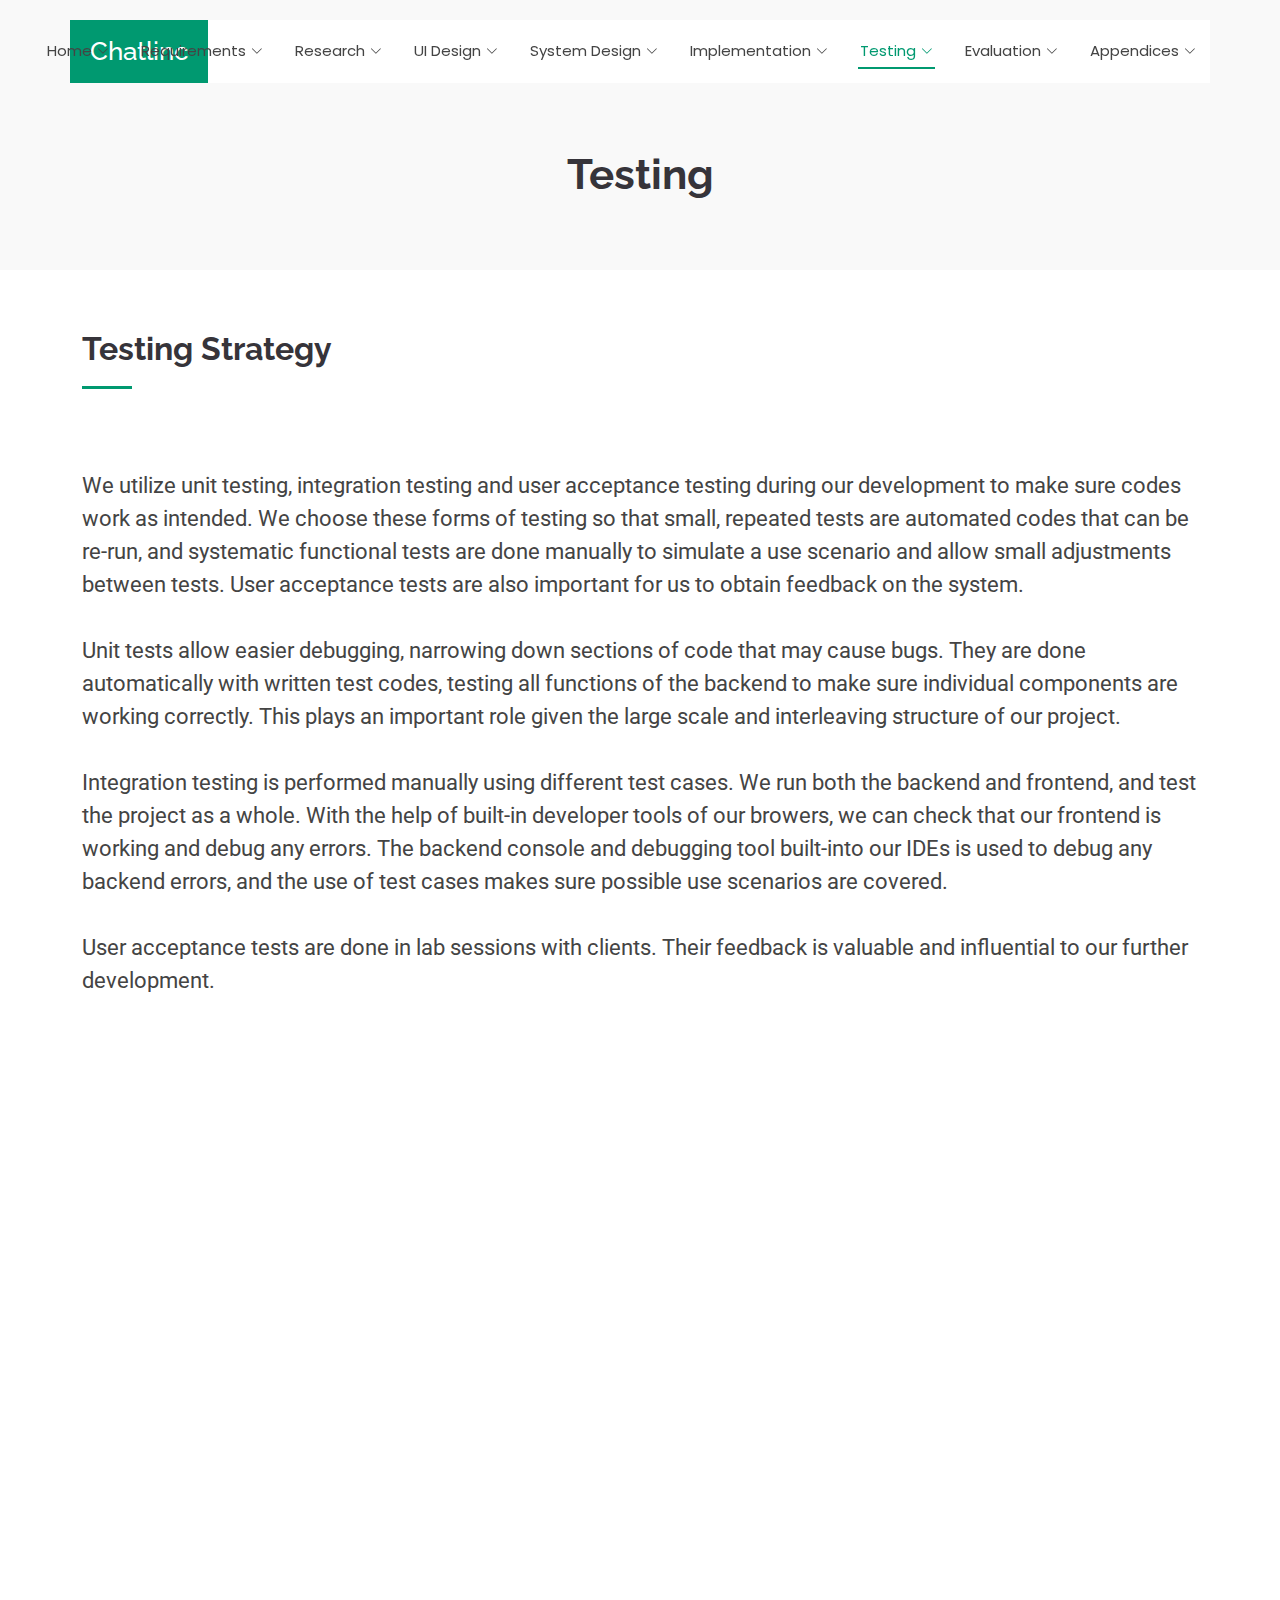
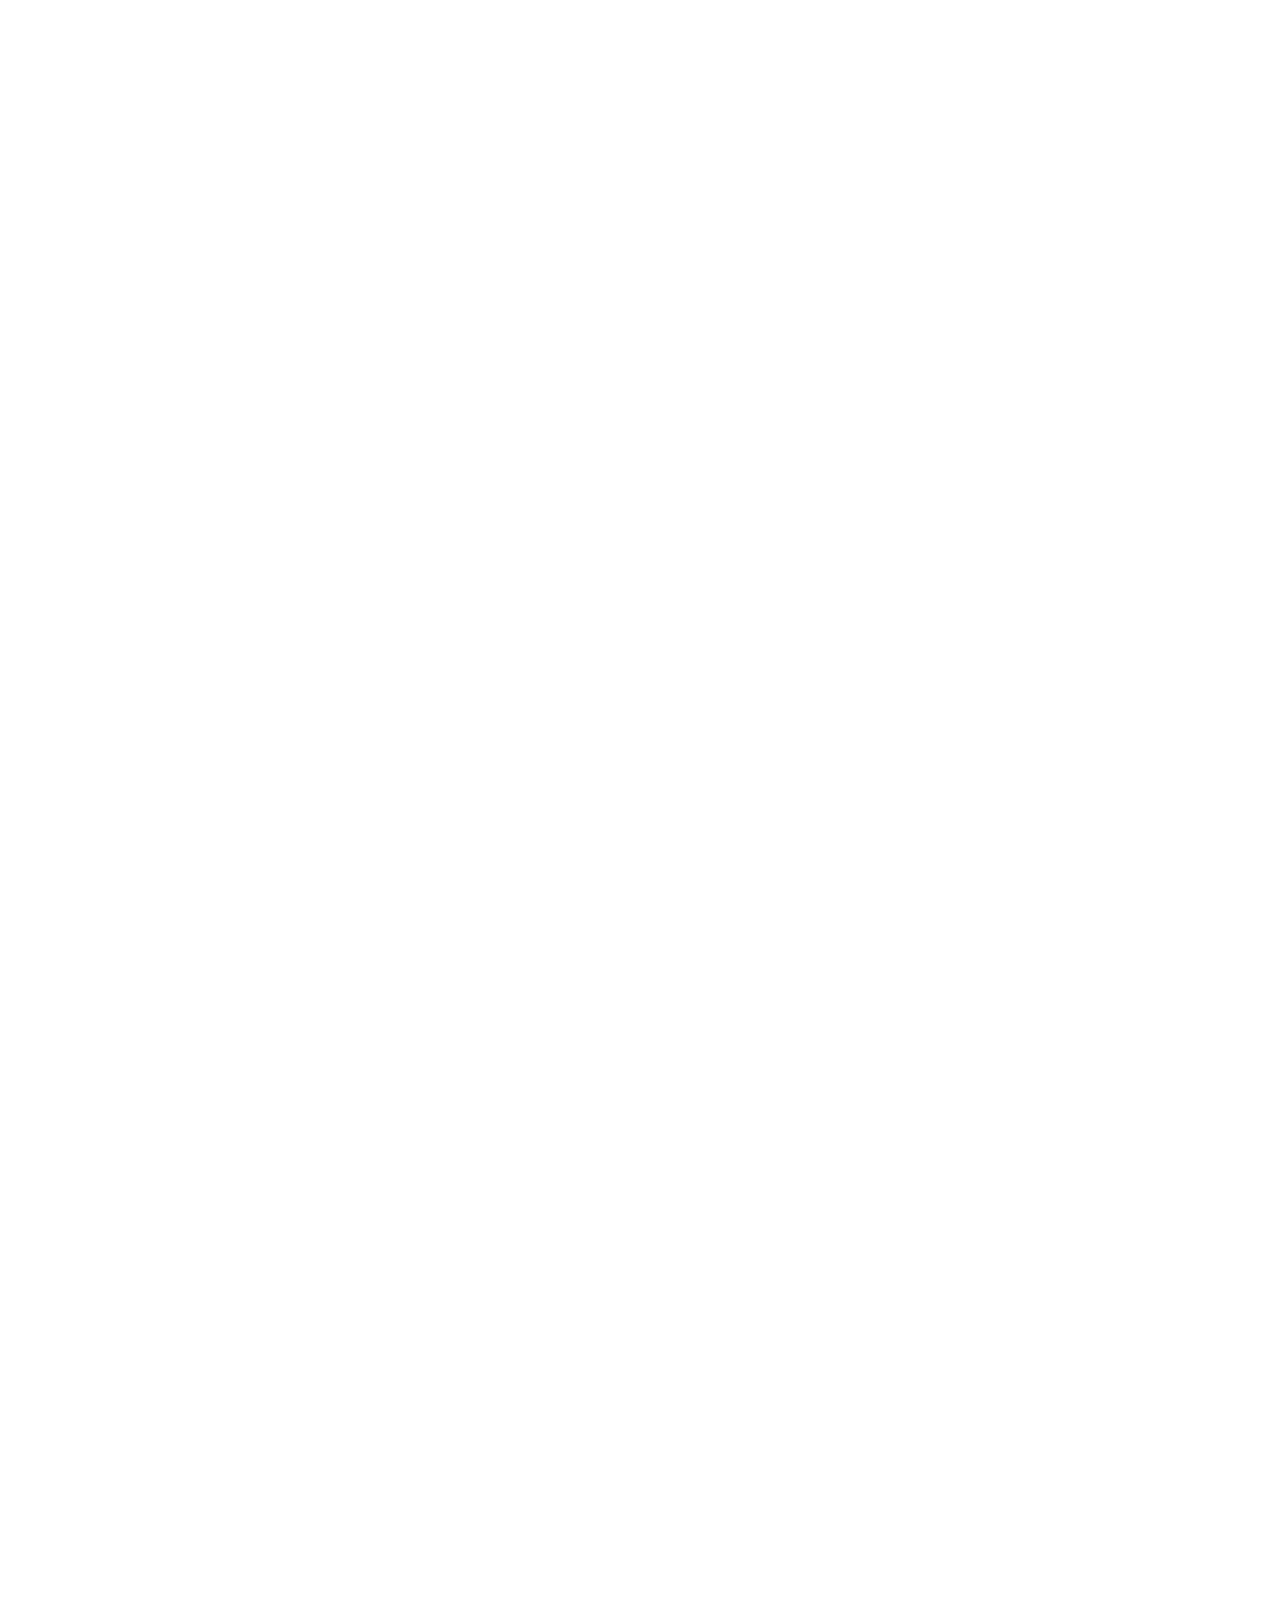
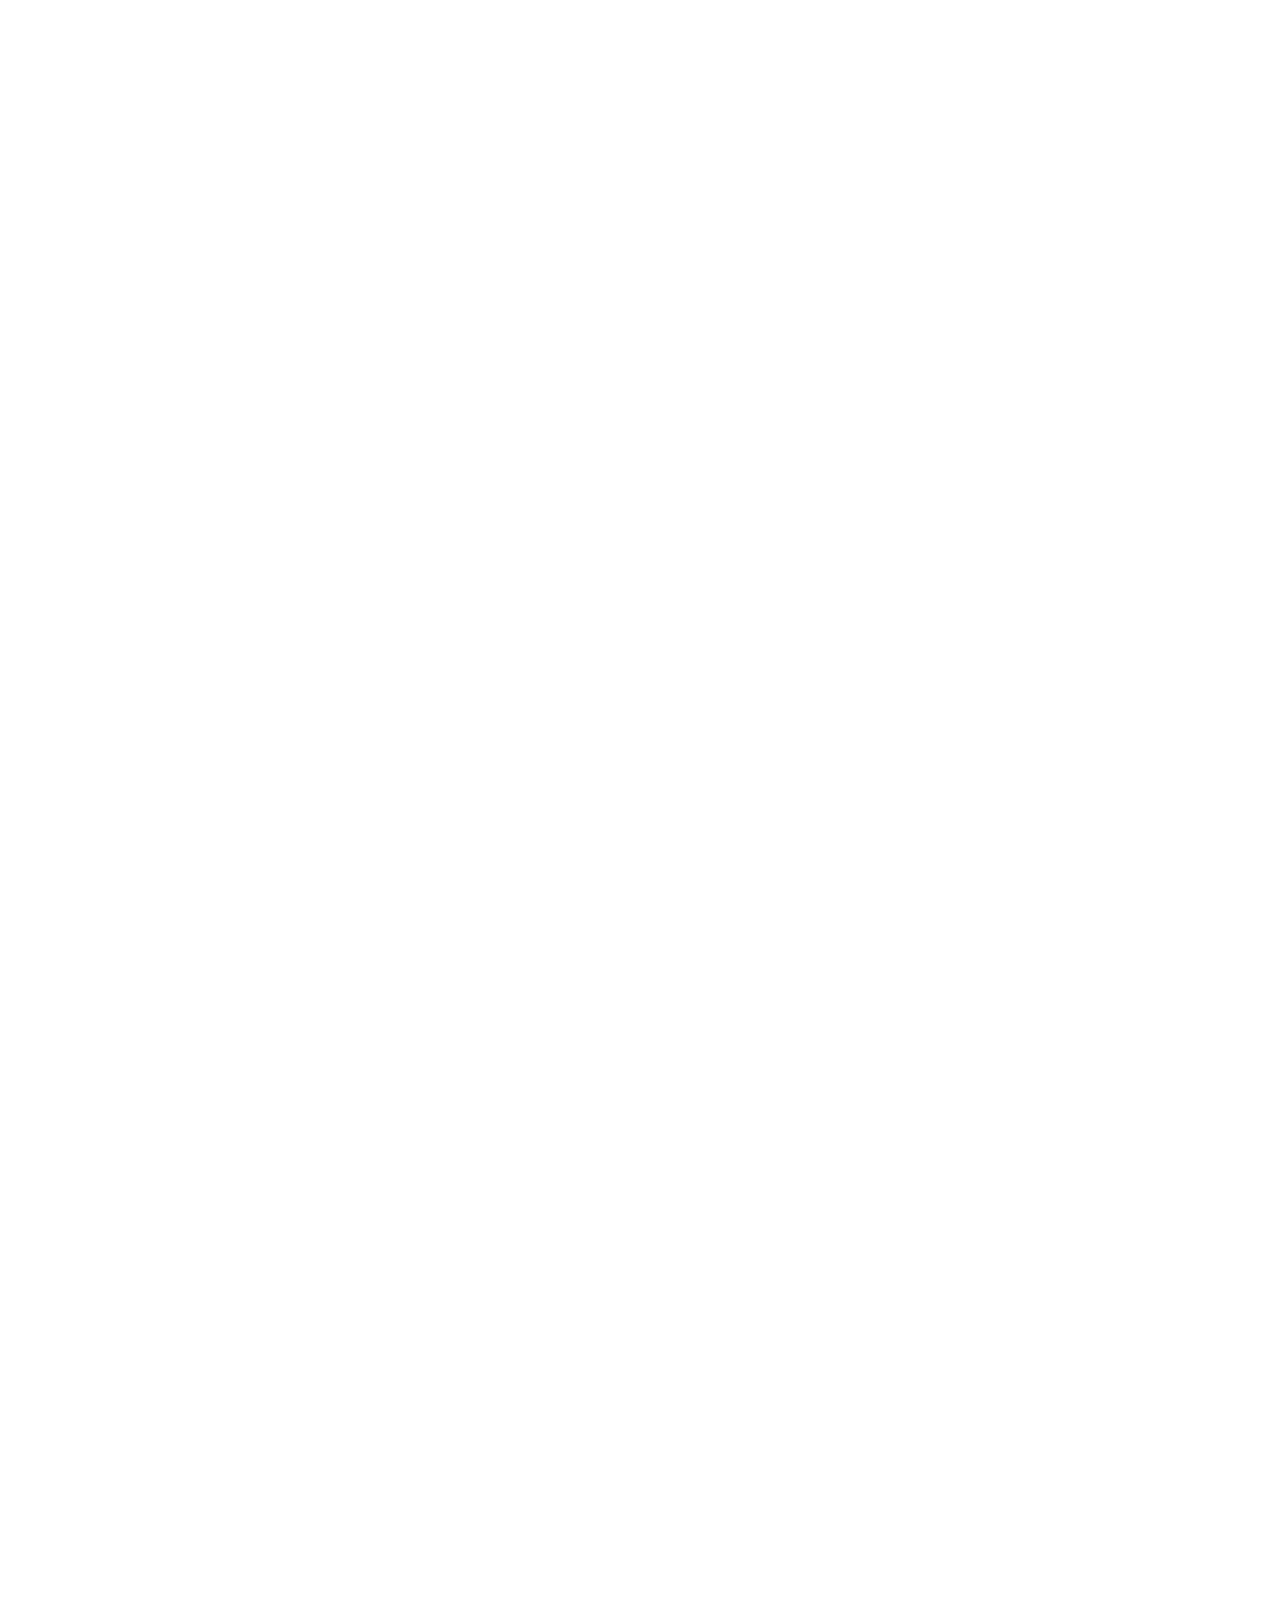
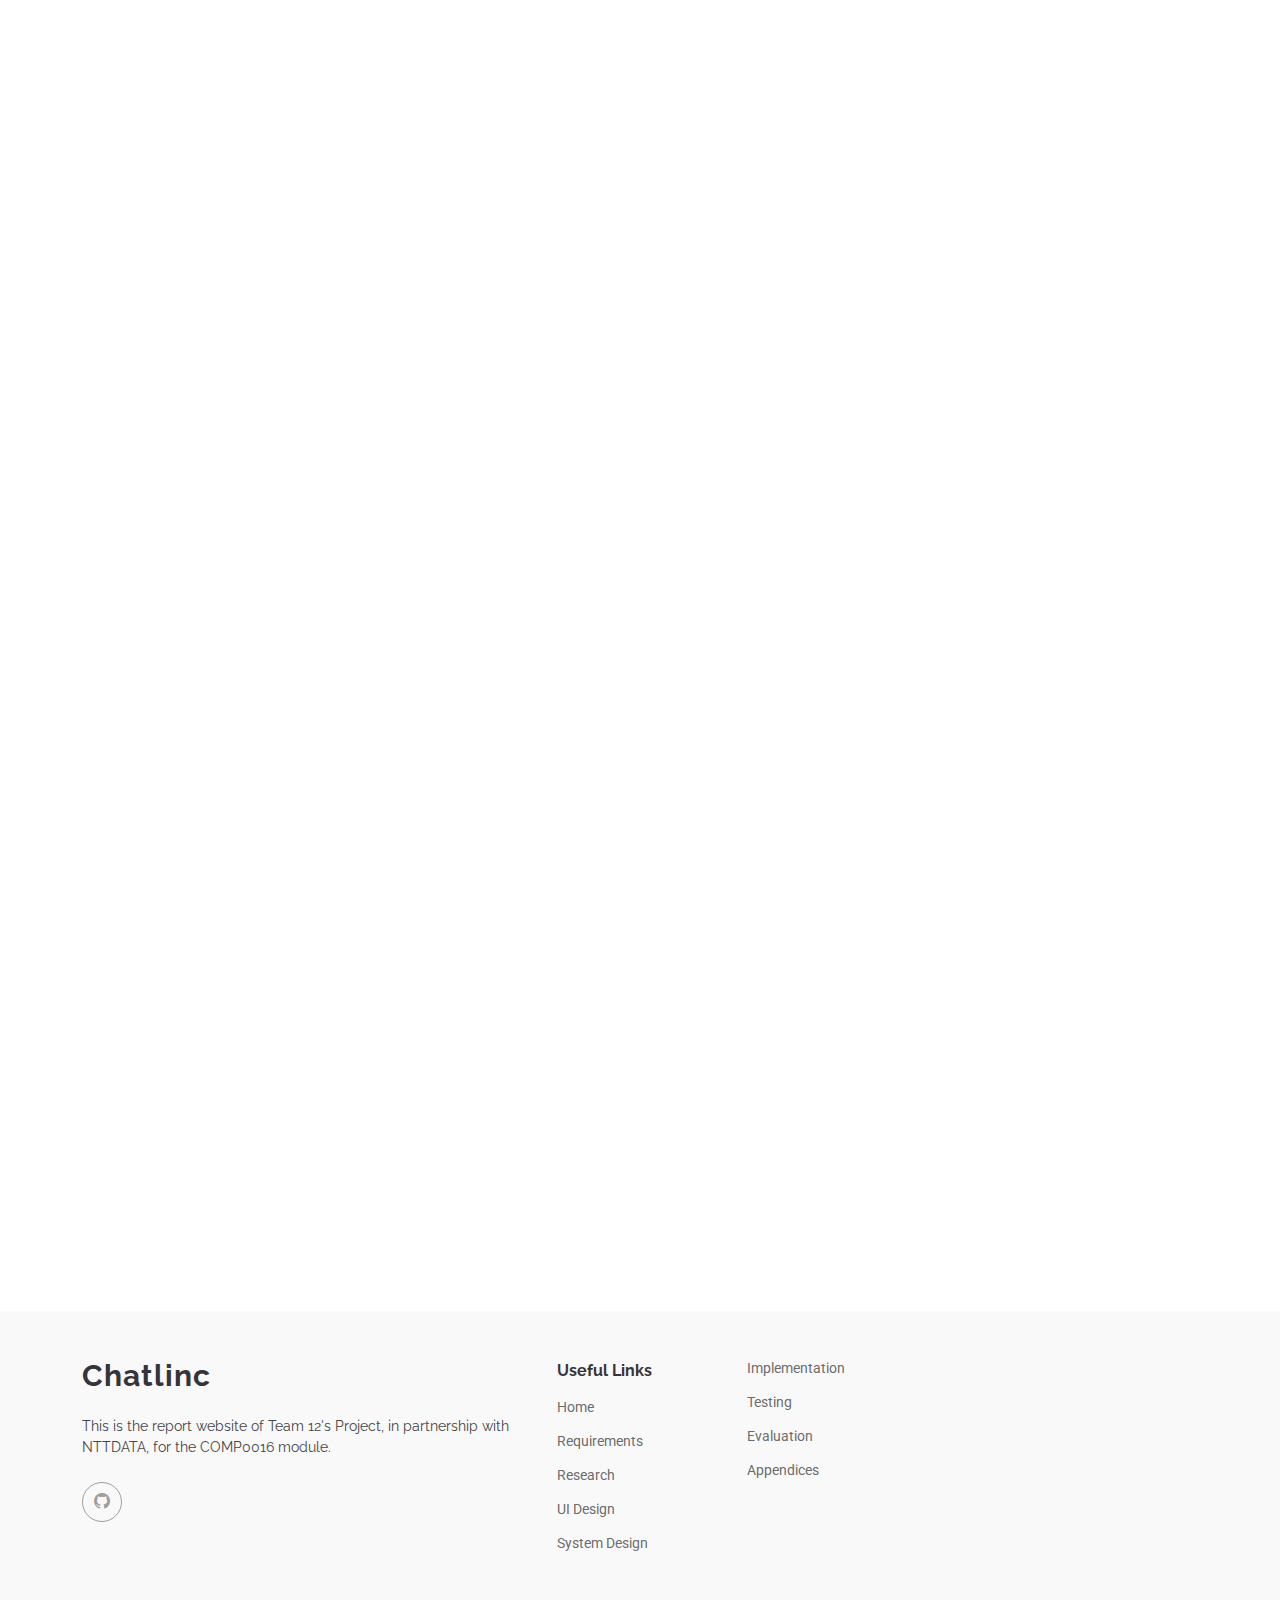
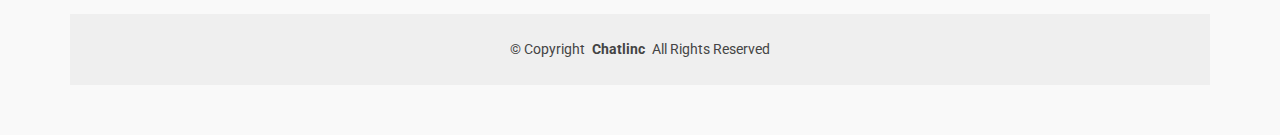
<file: testing.html>
<!DOCTYPE html>
<html lang="en">

<head>
  <meta charset="utf-8">
  <meta content="width=device-width, initial-scale=1.0" name="viewport">
  <title>Testing - System</title>
  <meta name="description" content="">
  <meta name="keywords" content="">

  <!-- Favicons -->
  <link href="assets/img/logo.jpg" rel="icon">
  <link href="assets/img/logo.jpg" rel="apple-touch-icon">

  <!-- Fonts -->
  <link href="https://fonts.googleapis.com" rel="preconnect">
  <link href="https://fonts.gstatic.com" rel="preconnect" crossorigin>
  <link href="https://fonts.googleapis.com/css2?family=Roboto:ital,wght@0,100;0,300;0,400;0,500;0,700;0,900;1,100;1,300;1,400;1,500;1,700;1,900&family=Poppins:ital,wght@0,100;0,200;0,300;0,400;0,500;0,600;0,700;0,800;0,900;1,100;1,200;1,300;1,400;1,500;1,600;1,700;1,800;1,900&family=Raleway:ital,wght@0,100;0,200;0,300;0,400;0,500;0,600;0,700;0,800;0,900;1,100;1,200;1,300;1,400;1,500;1,600;1,700;1,800;1,900&display=swap" rel="stylesheet">

  <!-- Vendor CSS Files -->
  <link href="assets/vendor/bootstrap/css/bootstrap.min.css" rel="stylesheet">
  <link href="assets/vendor/bootstrap-icons/bootstrap-icons.css" rel="stylesheet">
  <link href="assets/vendor/aos/aos.css" rel="stylesheet">
  <link href="assets/vendor/glightbox/css/glightbox.min.css" rel="stylesheet">
  <link href="assets/vendor/swiper/swiper-bundle.min.css" rel="stylesheet">

  <!-- Main CSS File -->
  <link href="assets/css/main.css" rel="stylesheet">

</head>

<body class="testing-page">

  <header id="header" class="header d-flex align-items-center fixed-top">
    <div class="header-container container-fluid container-xl position-relative d-flex align-items-center justify-content-end">

      <a href="index.html" class="logo d-flex align-items-center me-auto">
        <!-- Uncomment the line below if you also wish to use an image logo -->
        <!-- <img src="assets/img/logo.webp" alt=""> -->
        <h1 class="sitename">Chatlinc</h1>
      </a>

      <nav id="navmenu" class="navmenu">
        <ul>
          <li class="dropdown"><a href="index.html"><span>Home</span> <i class="bi bi-chevron-down toggle-dropdown"></i></a>
            <ul>
              <li><a href="index.html#abstract">Abstract</a></li>
              <li><a href="index.html#features">Features</a></li>
              <li><a href="index.html#video">Video</a></li>
              <li><a href="index.html#project_timeline">Project Timeline</a></li>
              <li><a href="index.html#development_team">Development Team</a></li>
            </ul>
          </li>
          <li class="dropdown"><a href="requirements.html"><span>Requirements</span> <i class="bi bi-chevron-down toggle-dropdown"></i></a>
            <ul>
              <li><a href="requirements.html#project_background">Project Background</a></li>
              <li><a href="requirements.html#project_goals">Project Goals</a></li>
              <li><a href="requirements.html#requirements_gathering">Requirements Gathering</a></li>
              <li><a href="requirements.html#personas">Personas</a></li>
              <li><a href="requirements.html#use_cases">Use Cases</a></li>
              <li><a href="requirements.html#moscow">MoSCOW</a></li>
            </ul>
          </li>
          <li class="dropdown"><a href="research.html"><span>Research</span> <i class="bi bi-chevron-down toggle-dropdown"></i></a>
            <ul>
              <li><a href="research.html#related_projects_review">Related Projects Review</a></li>
              <li><a href="research.html#technology_review">Technology Review</a></li>
              <li><a href="research.html#references">References</a></li>
            </ul>
          </li>
          <li class="dropdown"><a href="ui_design.html"><span>UI Design</span> <i class="bi bi-chevron-down toggle-dropdown"></i></a>
            <ul>
              <li><a href="ui_design.html#design_principles">Design Principles</a></li>
              <li><a href="ui_design.html#sketches">Sketches</a></li>
              <li><a href="ui_design.html#prototype">Prototype</a></li>
            </ul>
          </li>
          <li class="dropdown"><a href="system_design.html" ><span>System Design</span> <i class="bi bi-chevron-down toggle-dropdown"></i></a>
            <ul>
              <li><a href="system_design.html#architecture">System Architecture</a></li>
              <li><a href="system_design.html#design_patterns">Design Patterns</a></li>
              <li><a href="system_design.html#api">APIs Definition</a></li>
              <li><a href="system_design.html#multimodal_backend">Multimodal Backend</a></li>
            </ul>
          </li>
          <li class="dropdown"><a href="implementation.html"><span>Implementation</span> <i class="bi bi-chevron-down toggle-dropdown"></i></a>
            <ul>
              <li><a href="implementation.html#project_structure">Project structure</a></li>
              <li><a href="implementation.html#features">Features</a></li>
              <li><a href="implementation.html#chat_with_video">Chat with Video</a></li>
              <li><a href="implementation.html#multimodal_rag">Multimodal RAG</a></li>
              <li><a href="implementation.html#geographic_map">Geographic Map</a></li>
              <li><a href="implementation.html#task_management">Task Management</a></li>
            </ul>
          </li>
          <li class="dropdown"><a href="testing.html" class="active"><span>Testing</span> <i class="bi bi-chevron-down toggle-dropdown"></i></a>
            <ul>
              <li><a href="testing.html#testing_strategy">Testing Strategy</a></li>
              <li><a href="testing.html#unit_testing">Unit Testing</a></li>
              <li><a href="testing.html#integration_testing">Integration Testing</a></li>
              <li><a href="testing.html#user_testing">User Acceptance Testing</a></li>
            </ul>
          </li>
          <li class="dropdown"><a href="evaluation.html"><span>Evaluation</span> <i class="bi bi-chevron-down toggle-dropdown"></i></a>
            <ul>
              <li><a href="evaluation.html#achievements">Achievements</a></li>
              <li><a href="evaluation.html#critical_evaluation">Critical Evaluation</a></li>
              <li><a href="evaluation.html#future_work">Future Work</a></li>
            </ul>
          </li>
          <li class="dropdown"><a href="appendices.html"><span>Appendices</span> <i class="bi bi-chevron-down toggle-dropdown"></i></a>
            <ul>
              <li><a href="appendices.html#user_manual">User Manual</a></li>
              <li><a href="appendices.html#deployment_manual">Deployment Manual</a></li>
              <li><a href="appendices.html#legal_statements">Legal Statements</a></li>
              <li><a href="appendices.html#dev_blog">Dev Blog</a></li>
              <li><a href="appendices.html#monthly_videos">Monthly Videos</a></li>
            </ul>
          </li>
        </ul>
        <i class="mobile-nav-toggle d-xl-none bi bi-list"></i>
      </nav>

    </div>
  </header>

  <main class="main">

    <!-- Page Title -->
    <div class="page-title light-background position-relative">
      <div class="container">
        <h1>Testing</h1>
        <nav class="breadcrumbs">
          <ol>

          </ol>
        </nav>
      </div>
    </div><!-- End Page Title -->

    <!-- Testing Strategy Section -->
    <section id="testing_strategy" class="testing_strategy section">

      <!-- Section Title -->
      <div class="container section-title" data-aos="fade-up">
        <h2>Testing Strategy</h2>
        
      </div><!-- End Section Title -->

      <div class="container" data-aos="fade-up" data-aos-delay="100">
        <p style="font-size: 22px">We utilize unit testing, integration testing and user acceptance testing during our development to make sure codes work as intended.
          We choose these forms of testing so that small, repeated tests are automated codes that can be re-run,
          and systematic functional tests are done manually to simulate a use scenario and allow small adjustments between tests.
          User acceptance tests are also important for us to obtain feedback on the system.
          <br><br>
          Unit tests allow easier debugging, narrowing down sections of code that may cause bugs.
          They are done automatically with written test codes, testing all functions of the backend to make sure individual components are working correctly.
          This plays an important role given the large scale and interleaving structure of our project.
          <br><br>
          Integration testing is performed manually using different test cases. We run both the backend and frontend, and test the project as a whole.
          With the help of built-in developer tools of our browers, we can check that our frontend is working and debug any errors.
          The backend console and debugging tool built-into our IDEs is used to debug any backend errors, and the use of test cases makes sure possible use scenarios are covered.
          <br><br>
          User acceptance tests are done in lab sessions with clients. Their feedback is valuable and influential to our further development.
        </p>
      </div>

    </section><!-- /Testing Strategy Section -->

    <!-- Unit Testing Section -->
    <section id="unit_testing" class="unit_testing section">

      <!-- Section Title -->
      <div class="container section-title" data-aos="fade-up">
        <h2>Unit Testing</h2>
      </div><!-- End Section Title -->

      <div class="container" data-aos="fade-up" data-aos-delay="100">
        <p style="font-size: 22px">
          Unit tests are performed using pytest. Since our project is a flask app, we need 'conftest.py' to configure a 'test app' fixture for pytest.
          Individual tests of functions are then written normally, using mock functions and database fixture to simulate an isolated environment for the tested function as close as possible.
          Each function is also tested multiple times for different branches if applicable.
          <br><br>
          <img src="./assets/img/unit test.png"><br>A unit test example showing multiple test cases for a function.
          <br><br>
          The file structure of the test folder aligns with the 'backend/app' folder. Functions in each file of the backend have their tests in the corresponding test file in the test folder.
          After writing each section of tests, we use command line in the 'test' directory to run 'pytest', for which pytest automatically collects and runs all test functions in the folder.
          This is to make sure that previously written code still works, and is a handy benefit of automatic testing.
          <br><br>
          Ultimately, we run 'pytest --cov=app --cov-report=html' to get a test coverage report of the project.
          This helps us in analysing the results of our tests, and to check for any untested branches of code.
          As a conclusion of our project before implementing the 'video chat' function, our tests achieve above 90% test coverage, both overall and per file.
          <br><br>
          <img src="./assets/img/test coverage.png"><br>Test coverage report of the project.
          <br><br>
          From this result, we can say that individual parts of the project are working as intended.
        </p>
      </div>

    </section><!-- /Unit Testing Section -->

    <!-- Integration Testing Section -->
    <section id="integration_testing" class="integration_testing section">

      <!-- Section Title -->
      <div class="container section-title" data-aos="fade-up">
        <h2>Integration Testing</h2>
      </div><!-- End Section Title -->

      <div class="container" data-aos="fade-up" data-aos-delay="100">
        <p style="font-size: 22px">
          Integration tests are performed manually using web browsers. 
          They are done just after a functionality has been implemented, to ensure the new functionality works as intended and does not break the existing code.
          We test the system with different test cases that try to cover all possible use scenarios. 
          An example of test cases to test the 'chat' function is as follows:
          <br><br>
          <img src="./assets/img/test case table.png">
          <br><br>
          Similarly for 'map', 'upload' and 'dashboard' functions, we have different test cases to test their functionality. 
          All results are positive, so we are confident that our system is working as intended under most use scenarios.
        </p>
      </div>

    </section><!-- /Integration Testing Section -->

    <!-- User Testing Section -->
    <section id="user_testing" class="user_testing section">

      <!-- Section Title -->
      <div class="container section-title" data-aos="fade-up">
        <h2>User Acceptance Testing</h2>
        
      </div><!-- End Section Title -->

      <div class="container" data-aos="fade-up" data-aos-delay="100">
        <p style="font-size: 22px">
          User acceptance tests are conducted to collect feedback from potential users of the system.
          This is to help in improving the functionalities and interface of the system to make it more user-friendly.
          We have conducted user acceptance tests with 5 participants, who are potential users of the system.
          They are asked to try all parts of the system, and provide feedback on their experience.
          <br><br>
          Some of the feedbacks we received are:
          <ul style="font-size: 30px; color: darkblue;">
            <li style="margin: 30px">
              "This is a nice piece of work. I can see its many uses. 
              But maybe you can consider adding an API for the application, so that its data source is not limited to human input, 
              and can be imported from other programs or databases."
            </li>
            <li style="margin: 30px">
              "The overall interface is nice and clean. But I find this 'retrieve off' button quite confusing. Like, does it turn off retrieval after I click it?
              Or is it already off when the button name is 'retrieve off'?"
            </li>
            <li style="margin: 30px">
              "These are some great work from you guys. And after seeing this and the other two groups' projects, 
              I am seeing how we can integrate them together to a very powerful and useful system."
            </li>
            <li style="margin: 30px">
              "It would be nice if you can let the user know what file is uploaded. 
              And maybe you can show the uploaded files in the chat history, so that it makes more sense when you scroll up to see the chat history."
            </li>
          </ul>
          <br><br>
        </p>
        <p style="font-size: 22px;">
          From these feedbacks, we adjust our program to include many new features and improve the interaction experience. 
          They are very valuable and necessary for making the system usable and useful. 
          Many decisions of our final product are made based on these feedbacks. 
          Thus giving us confidence in users accepting the application. 
        </p>
      </div>

    </section><!-- /User Testing Section -->

  </main>

  <footer id="footer" class="footer position-relative light-background">

    <div class="container footer-top">
      <div class="row gy-4">
        <div class="col-lg-5 col-md-12 footer-about">
          <a href="index.html" class="logo d-flex align-items-center">
            <span class="sitename">Chatlinc</span>
          </a>
          <p>This is the report website of Team 12's Project, in partnership with NTTDATA, for the COMP0016 module.</p>
          <div class="social-links d-flex mt-4">
            <a href="https://github.com/Hao-Hao211/ChatLincs.git"><i class="bi bi-github"></i></a>
          </div>
        </div>

        <div class="col-lg-2 col-6 footer-links">
          <h4>Useful Links</h4>
          <ul>
            <li><a href="index.html#">Home</a></li>
            <li><a href="requirements.html#">Requirements</a></li>
            <li><a href="research.html#">Research</a></li>
            <li><a href="ui_design.html#">UI Design</a></li>
            <li><a href="system_design.html#">System Design</a></li>
          </ul>
        </div>

        <div class="col-lg-2 col-6 footer-links">

          <ul>
            <li><a href="implementation.html#">Implementation</a></li>
            <li><a href="testing.html#">Testing</a></li>
            <li><a href="evaluation.html#">Evaluation</a></li>
            <li><a href="appendices.html#">Appendices</a></li>
          </ul>
        </div>

        <div class="col-lg-3 col-md-12 footer-contact text-center text-md-start">

          <p> </p>
        </div>

      </div>
    </div>

    <div class="container copyright text-center mt-4">
      <p>© <span>Copyright</span> <strong class="px-1 sitename">Chatlinc</strong> <span>All Rights Reserved</span></p>

    </div>

  </footer>

  <!-- Scroll Top -->
  <a href="#" id="scroll-top" class="scroll-top d-flex align-items-center justify-content-center"><i class="bi bi-arrow-up-short"></i></a>

  <!-- Preloader -->
  <div id="preloader"></div>

  <!-- Vendor JS Files -->
  <script src="assets/vendor/bootstrap/js/bootstrap.bundle.min.js"></script>
  <script src="assets/vendor/php-email-form/validate.js"></script>
  <script src="assets/vendor/aos/aos.js"></script>
  <script src="assets/vendor/glightbox/js/glightbox.min.js"></script>
  <script src="assets/vendor/swiper/swiper-bundle.min.js"></script>

  <!-- Main JS File -->
  <script src="assets/js/main.js"></script>

</body>

</html>
</file>
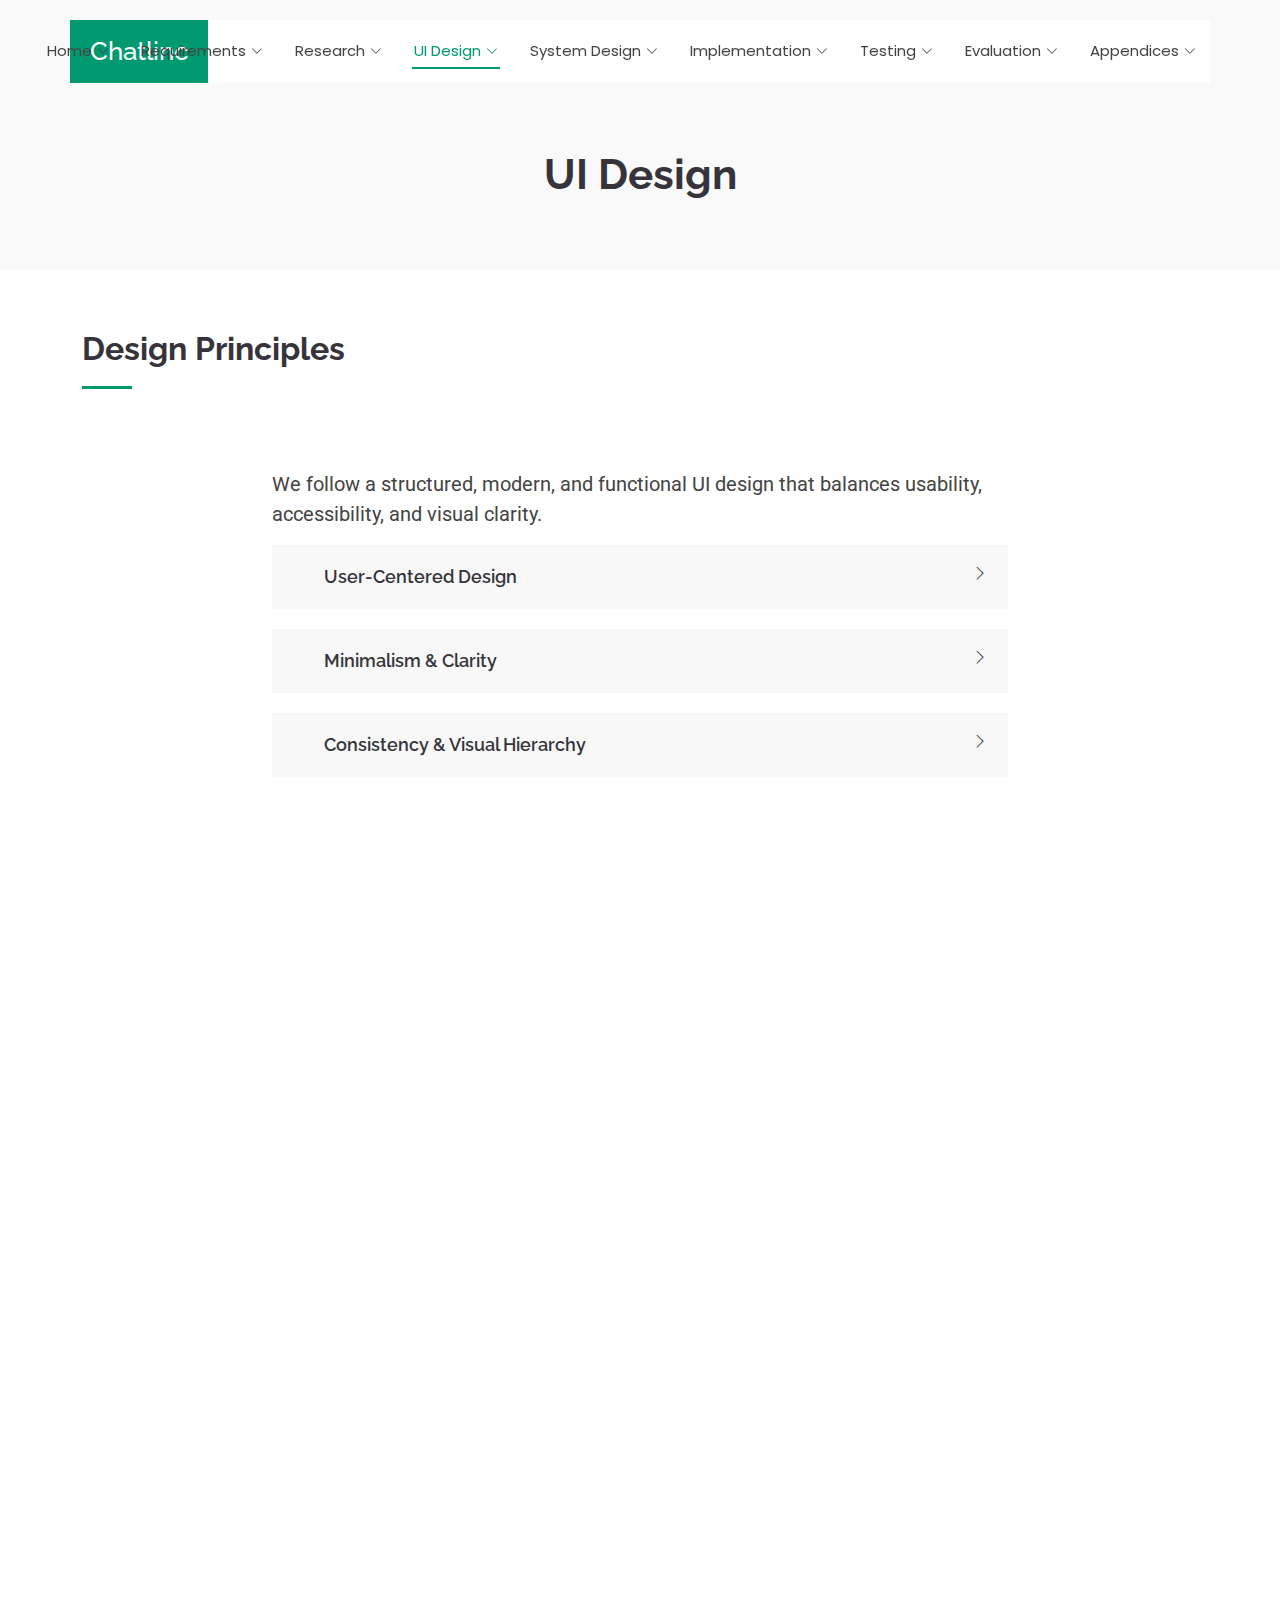
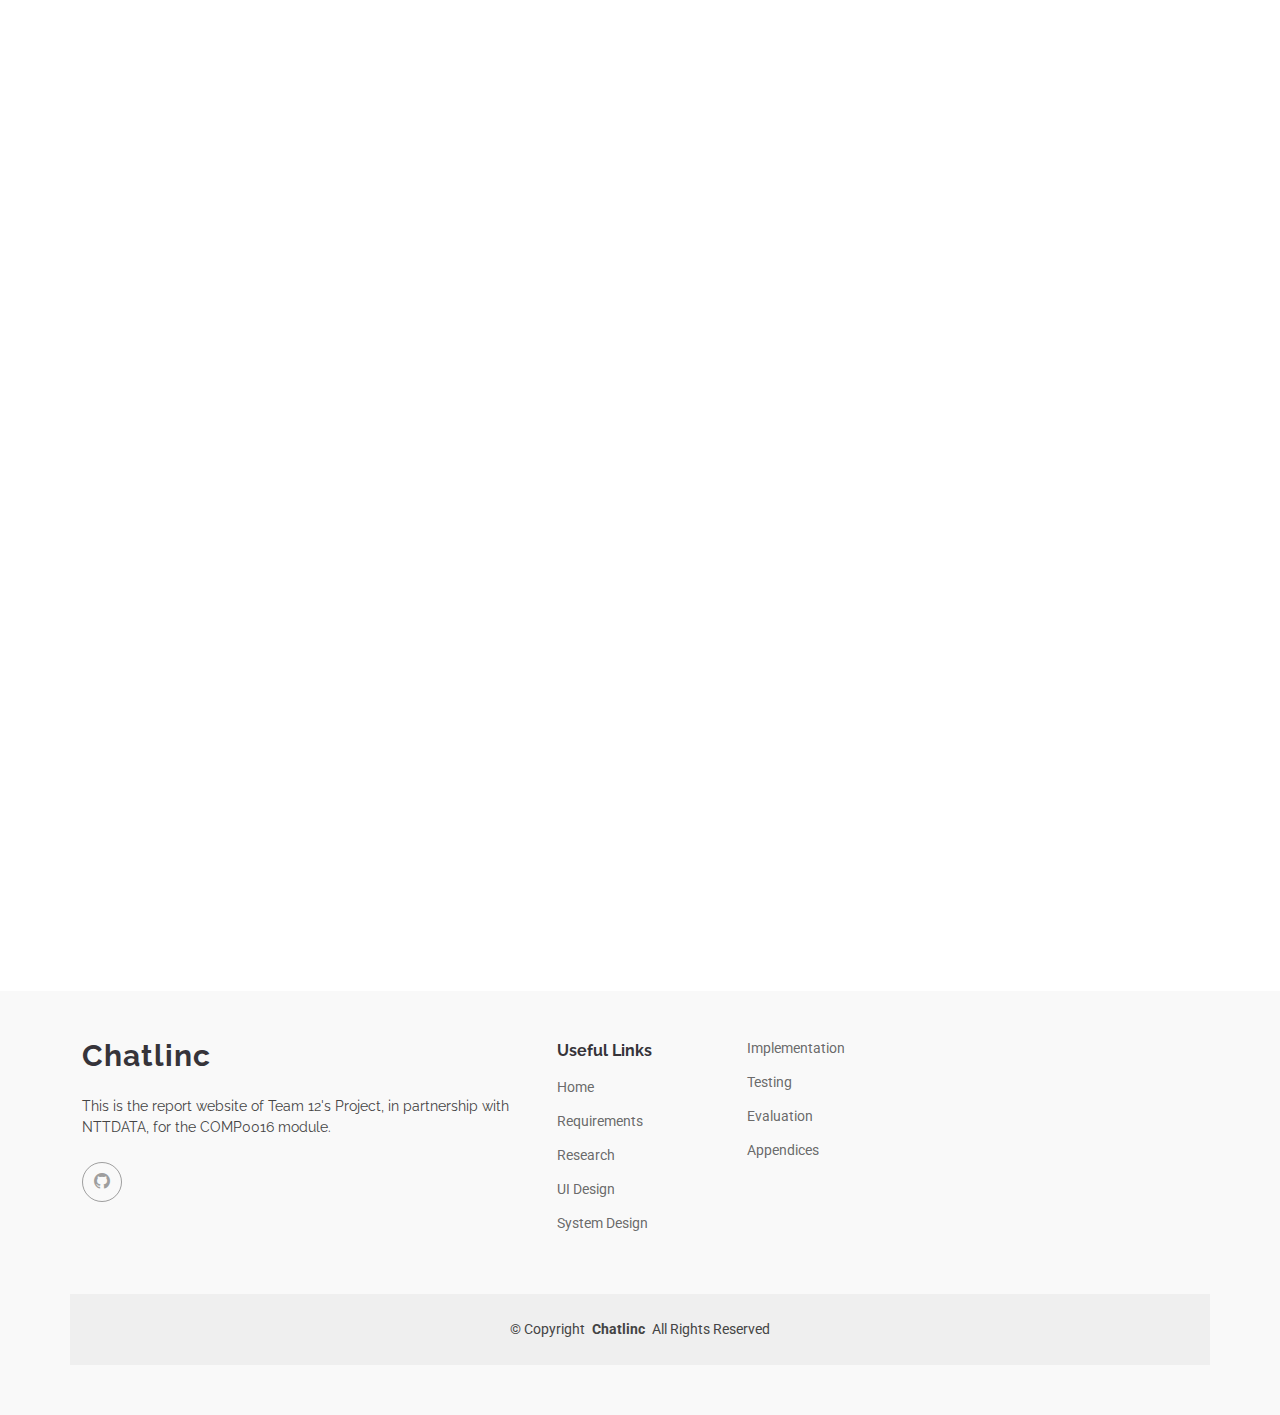
<file: ui_design.html>
<!DOCTYPE html>
<html lang="en">

<head>
  <meta charset="utf-8">
  <meta content="width=device-width, initial-scale=1.0" name="viewport">
  <title>Ui Design - System</title>
  <meta name="description" content="">
  <meta name="keywords" content="">

  <!-- Favicons -->
  <link href="assets/img/logo.jpg" rel="icon">
  <link href="assets/img/logo.jpg" rel="apple-touch-icon">

  <!-- Fonts -->
  <link href="https://fonts.googleapis.com" rel="preconnect">
  <link href="https://fonts.gstatic.com" rel="preconnect" crossorigin>
  <link href="https://fonts.googleapis.com/css2?family=Roboto:ital,wght@0,100;0,300;0,400;0,500;0,700;0,900;1,100;1,300;1,400;1,500;1,700;1,900&family=Poppins:ital,wght@0,100;0,200;0,300;0,400;0,500;0,600;0,700;0,800;0,900;1,100;1,200;1,300;1,400;1,500;1,600;1,700;1,800;1,900&family=Raleway:ital,wght@0,100;0,200;0,300;0,400;0,500;0,600;0,700;0,800;0,900;1,100;1,200;1,300;1,400;1,500;1,600;1,700;1,800;1,900&display=swap" rel="stylesheet">

  <!-- Vendor CSS Files -->
  <link href="assets/vendor/bootstrap/css/bootstrap.min.css" rel="stylesheet">
  <link href="assets/vendor/bootstrap-icons/bootstrap-icons.css" rel="stylesheet">
  <link href="assets/vendor/aos/aos.css" rel="stylesheet">
  <link href="assets/vendor/glightbox/css/glightbox.min.css" rel="stylesheet">
  <link href="assets/vendor/swiper/swiper-bundle.min.css" rel="stylesheet">

  <!-- Main CSS File -->
  <link href="assets/css/main.css" rel="stylesheet">

</head>

<body class="ui_design-page">

  <header id="header" class="header d-flex align-items-center fixed-top">
    <div class="header-container container-fluid container-xl position-relative d-flex align-items-center justify-content-end">

      <a href="index.html" class="logo d-flex align-items-center me-auto">
        <!-- Uncomment the line below if you also wish to use an image logo -->
        <!-- <img src="assets/img/logo.webp" alt=""> -->
        <h1 class="sitename">Chatlinc</h1>
      </a>

      <nav id="navmenu" class="navmenu">
        <ul>
          <li class="dropdown"><a href="index.html"><span>Home</span> <i class="bi bi-chevron-down toggle-dropdown"></i></a>
            <ul>
              <li><a href="index.html#abstract">Abstract</a></li>
              <li><a href="index.html#features">Features</a></li>
              <li><a href="index.html#video">Video</a></li>
              <li><a href="index.html#project_timeline">Project Timeline</a></li>
              <li><a href="index.html#development_team">Development Team</a></li>
            </ul>
          </li>
          <li class="dropdown"><a href="requirements.html"><span>Requirements</span> <i class="bi bi-chevron-down toggle-dropdown"></i></a>
            <ul>
              <li><a href="requirements.html#project_background">Project Background</a></li>
              <li><a href="requirements.html#project_goals">Project Goals</a></li>
              <li><a href="requirements.html#requirements_gathering">Requirements Gathering</a></li>
              <li><a href="requirements.html#personas">Personas</a></li>
              <li><a href="requirements.html#use_cases">Use Cases</a></li>
              <li><a href="requirements.html#moscow">MoSCOW</a></li>
            </ul>
          </li>
          <li class="dropdown"><a href="research.html"><span>Research</span> <i class="bi bi-chevron-down toggle-dropdown"></i></a>
            <ul>
              <li><a href="research.html#related_projects_review">Related Projects Review</a></li>
              <li><a href="research.html#technology_review">Technology Review</a></li>
              <li><a href="research.html#references">References</a></li>
            </ul>
          </li>
          <li class="dropdown"><a href="ui_design.html" class="active"><span>UI Design</span> <i class="bi bi-chevron-down toggle-dropdown"></i></a>
            <ul>
              <li><a href="ui_design.html#design_principles">Design Principles</a></li>
              <li><a href="ui_design.html#sketches">Sketches</a></li>
              <li><a href="ui_design.html#prototype">Prototype</a></li>
            </ul>
          </li>
          <li class="dropdown"><a href="system_design.html" ><span>System Design</span> <i class="bi bi-chevron-down toggle-dropdown"></i></a>
            <ul>
              <li><a href="system_design.html#architecture">System Architecture</a></li>
              <li><a href="system_design.html#design_patterns">Design Patterns</a></li>
              <li><a href="system_design.html#api">APIs Definition</a></li>
              <li><a href="system_design.html#multimodal_backend">Multimodal Backend</a></li>
            </ul>
          </li>
          <li class="dropdown"><a href="implementation.html"><span>Implementation</span> <i class="bi bi-chevron-down toggle-dropdown"></i></a>
            <ul>
              <li><a href="implementation.html#project_structure">Project structure</a></li>
              <li><a href="implementation.html#features">Features</a></li>
              <li><a href="implementation.html#chat_with_video">Chat with Video</a></li>
              <li><a href="implementation.html#multimodal_rag">Multimodal RAG</a></li>
              <li><a href="implementation.html#geographic_map">Geographic Map</a></li>
              <li><a href="implementation.html#task_management">Task Management</a></li>
            </ul>
          </li>
          <li class="dropdown"><a href="testing.html"><span>Testing</span> <i class="bi bi-chevron-down toggle-dropdown"></i></a>
            <ul>
              <li><a href="testing.html#testing_strategy">Testing Strategy</a></li>
              <li><a href="testing.html#unit_testing">Unit Testing</a></li>
              <li><a href="testing.html#integration_testing">Integration Testing</a></li>
              <li><a href="testing.html#user_testing">User Acceptance Testing</a></li>
            </ul>
          </li>
          <li class="dropdown"><a href="evaluation.html"><span>Evaluation</span> <i class="bi bi-chevron-down toggle-dropdown"></i></a>
            <ul>
              <li><a href="evaluation.html#achievements">Achievements</a></li>
              <li><a href="evaluation.html#critical_evaluation">Critical Evaluation</a></li>
              <li><a href="evaluation.html#future_work">Future Work</a></li>
            </ul>
          </li>
          <li class="dropdown"><a href="appendices.html"><span>Appendices</span> <i class="bi bi-chevron-down toggle-dropdown"></i></a>
            <ul>
              <li><a href="appendices.html#user_manual">User Manual</a></li>
              <li><a href="appendices.html#deployment_manual">Deployment Manual</a></li>
              <li><a href="appendices.html#legal_statements">Legal Statements</a></li>
              <li><a href="appendices.html#dev_blog">Dev Blog</a></li>
              <li><a href="appendices.html#monthly_videos">Monthly Videos</a></li>
            </ul>
          </li>
        </ul>
        <i class="mobile-nav-toggle d-xl-none bi bi-list"></i>
      </nav>

    </div>
  </header>

  <main class="main">

    <!-- Page Title -->
    <div class="page-title light-background position-relative">
      <div class="container">
        <h1>UI Design</h1>
        <nav class="breadcrumbs">
          <ol>

          </ol>
        </nav>
      </div>
    </div><!-- End Page Title -->

    <!-- Design Principles Section -->
    <section id="design_principles" class="design_principles section">

      <!-- Section Title -->
      <div class="container section-title" data-aos="fade-up">
        <h2>Design Principles</h2>
      </div><!-- End Section Title -->

      <div class="container">

        <div class="row justify-content-center">

          <div class="col-lg-8">
            <p style="font-size:20px;">We follow a structured, modern, and functional UI design that balances usability, accessibility, and visual clarity.</p>

            <div class="faq-container">

              <div class="faq-item" data-aos="fade-up" data-aos-delay="300">
                <h3>User-Centered Design</h3>
                <div class="faq-content">
                  <p style="font-size:18px;">Our system is designed with the user in mind, ensuring intuitive navigation, clear interactions, and minimal friction. The chatbot provides real-time responses, the Kanban-style task management system enables easy workflow organization, and the interactive map search allows seamless data retrieval. Every feature is structured to reduce cognitive load and enhance usability.</p>
                </div>
                <i class="faq-toggle bi bi-chevron-right"></i>
              </div>

              <div class="faq-item" data-aos="fade-up" data-aos-delay="400">
                <h3>Minimalism &amp; Clarity</h3>
                <div class="faq-content">
                  <p style="font-size:18px;">We emphasize a clean and distraction-free interface, using neutral colors and clear typography to highlight important information. Card-based layouts, structured spacing, and concise text ensure that users can quickly grasp essential details without being overwhelmed by excessive visual elements. Also the design of retrive on-off button avoid the potential misunderstand of the retrieval status.</p>
                </div>
                <i class="faq-toggle bi bi-chevron-right"></i>
              </div>

              <div class="faq-item" data-aos="fade-up" data-aos-delay="500">
                <h3>Consistency &amp; Visual Hierarchy</h3>
                <div class="faq-content">
                  <p style="font-size:18px;">A unified design system is maintained across all components, with consistent typography, color schemes, and element spacing. Larger, bold fonts highlight key sections, while secondary information is subtly displayed, guiding users naturally through the interface and making interactions predictable.&nbsp;</p>
                </div>
                <i class="faq-toggle bi bi-chevron-right"></i>
              </div>

              <div class="faq-item" data-aos="fade-up" data-aos-delay="600">
                <h3>Interactivity &amp; Engagement</h3>
                <div class="faq-content">
                  <p style="font-size:18px;">Dynamic elements, such as real-time chatbot responses, interactive map markers, and animated task progress indicators, make the system engaging. Users receive immediate feedback for their actions, ensuring smooth navigation and an intuitive, responsive experience across all features.</p>
                </div>
                <i class="faq-toggle bi bi-chevron-right"></i>
              </div>

            </div>

          </div>

        </div>

      </div>

    </section><!-- /Design Principles Section -->

    <!-- Sketches Section -->
    <section id="sketches" class="sketches section">

      <!-- Section Title -->
      <div class="container section-title" data-aos="fade-up">
        <h2>Sketches</h2>

      </div><!-- End Section Title -->

      <div class="container" data-aos="fade-up" data-aos-delay="100">

        <div class="row gy-4 justify-content-center">
          <div class="col-lg-6 order-1 order-lg-2 text-center">
            <img src="assets/img/Sketch.png" class="img-fluid mx-auto d-block" alt="">
          </div>
          <div class="">
            <p style="font-size: 20px;">
              Our sketches were developed through team discussions to define the layout, functionality, and user flow of ChatLincs. These early drafts helped refine interactions, optimize usability, and gather feedback before prototyping.
            </p>
            <p style="font-size: 20px;">
              The selected sketch outlines the chat interface structure, featuring a sidebar for chat history, a main chat window, and user settings. Key actions like file upload and message sending are strategically placed for seamless navigation, ensuring an intuitive user experience.
            </p>
          </div>
        </div>

      </div>

    </section><!-- /Sketches Section -->

    <!-- Prototype Section -->
    <section id="prototype" class="prototype section">
      <div class="container section-title" data-aos="fade-up">
        <h2>Prototype</h2>
      </div>

      <div class="container" data-aos="fade-up" data-aos-delay="100">

        <div class="row">
          <p style="font-size: 20px;">This prototype presents the key features of the ChatLincs interface, designed to test usability and user interaction in the early design stage. The central display area highlights retrieved content such as maps or images, enabling users to visually engage with relevant information. A download icon allows direct saving of media, while interactive buttons below the content—like thumbs up, thumbs down, copy, and regenerate—encourage quick feedback and user engagement. On the left-hand side, messages are sorted by time (Today, Yesterday, Previous 7 Days), supporting easy navigation and content tracking. The layout emphasizes clarity, intuitive flow, and accessibility for a smoother user experience.</p>
        </div>

        <div class="row gy-4 justify-content-center">
          <div class="col-lg-6 order-1 order-lg-2 text-center">

            <img src="assets/img/Prototype.png" class="img-fluid mx-auto d-block" alt="">

          </div>
        </div>

      </div>

    </section><!-- /Prototype Section -->

  </main>

  <footer id="footer" class="footer position-relative light-background">

    <div class="container footer-top">
      <div class="row gy-4">
        <div class="col-lg-5 col-md-12 footer-about">
          <a href="index.html" class="logo d-flex align-items-center">
            <span class="sitename">Chatlinc</span>
          </a>
          <p>This is the report website of Team 12's Project, in partnership with NTTDATA, for the COMP0016 module.</p>
          <div class="social-links d-flex mt-4">
            <a href="https://github.com/Hao-Hao211/ChatLincs.git"><i class="bi bi-github"></i></a>
          </div>
        </div>

        <div class="col-lg-2 col-6 footer-links">
          <h4>Useful Links</h4>
          <ul>
            <li><a href="index.html#">Home</a></li>
            <li><a href="requirements.html#">Requirements</a></li>
            <li><a href="research.html#">Research</a></li>
            <li><a href="ui_design.html#">UI Design</a></li>
            <li><a href="system_design.html#">System Design</a></li>
          </ul>
        </div>

        <div class="col-lg-2 col-6 footer-links">

          <ul>
            <li><a href="implementation.html#">Implementation</a></li>
            <li><a href="testing.html#">Testing</a></li>
            <li><a href="evaluation.html#">Evaluation</a></li>
            <li><a href="appendices.html#">Appendices</a></li>
          </ul>
        </div>

        <div class="col-lg-3 col-md-12 footer-contact text-center text-md-start">

          <p> </p>
        </div>

      </div>
    </div>

    <div class="container copyright text-center mt-4">
      <p>© <span>Copyright</span> <strong class="px-1 sitename">Chatlinc</strong> <span>All Rights Reserved</span></p>

    </div>

  </footer>

  <!-- Scroll Top -->
  <a href="#" id="scroll-top" class="scroll-top d-flex align-items-center justify-content-center"><i class="bi bi-arrow-up-short"></i></a>

  <!-- Preloader -->
  <div id="preloader"></div>

  <!-- Vendor JS Files -->
  <script src="assets/vendor/bootstrap/js/bootstrap.bundle.min.js"></script>
  <script src="assets/vendor/php-email-form/validate.js"></script>
  <script src="assets/vendor/aos/aos.js"></script>
  <script src="assets/vendor/glightbox/js/glightbox.min.js"></script>
  <script src="assets/vendor/swiper/swiper-bundle.min.js"></script>

  <!-- Main JS File -->
  <script src="assets/js/main.js"></script>

</body>

</html>
</file>
<file: assets/css/main.css>
/*--------------------------------------------------------------
# Font & Color Variables
# Help: https://bootstrapmade.com/color-system/
--------------------------------------------------------------*/
/* Fonts */
:root {
  --default-font: "Roboto",  system-ui, -apple-system, "Segoe UI", Roboto, "Helvetica Neue", Arial, "Noto Sans", "Liberation Sans", sans-serif, "Apple Color Emoji", "Segoe UI Emoji", "Segoe UI Symbol", "Noto Color Emoji";
  --heading-font: "Raleway",  sans-serif;
  --nav-font: "Poppins",  sans-serif;
}

/* Global Colors - The following color variables are used throughout the website. Updating them here will change the color scheme of the entire website */
:root { 
  --background-color: #ffffff; /* Background color for the entire website, including individual sections */
  --default-color: #444444; /* Default color used for the majority of the text content across the entire website */
  --heading-color: #36343a; /* Color for headings, subheadings and title throughout the website */
  --accent-color: #009970; /* Accent color that represents your brand on the website. It's used for buttons, links, and other elements that need to stand out */
  --surface-color: #ffffff; /* The surface color is used as a background of boxed elements within sections, such as cards, icon boxes, or other elements that require a visual separation from the global background. */
  --contrast-color: #ffffff; /* Contrast color for text, ensuring readability against backgrounds of accent, heading, or default colors. */
}

/* Nav Menu Colors - The following color variables are used specifically for the navigation menu. They are separate from the global colors to allow for more customization options */
:root {
  --nav-color: #444444;  /* The default color of the main navmenu links */
  --nav-hover-color: #009970; /* Applied to main navmenu links when they are hovered over or active */
  --nav-mobile-background-color: #ffffff; /* Used as the background color for mobile navigation menu */
  --nav-dropdown-background-color: #ffffff; /* Used as the background color for dropdown items that appear when hovering over primary navigation items */
  --nav-dropdown-color: #444444; /* Used for navigation links of the dropdown items in the navigation menu. */
  --nav-dropdown-hover-color: #009970; /* Similar to --nav-hover-color, this color is applied to dropdown navigation links when they are hovered over. */
}

/* Color Presets - These classes override global colors when applied to any section or element, providing reuse of the sam color scheme. */

.light-background {
  --background-color: #f9f9f9;
  --surface-color: #ffffff;
}

.dark-background {
  --background-color: #060606;
  --default-color: #ffffff;
  --heading-color: #ffffff;
  --surface-color: #252525;
  --contrast-color: #ffffff;
}

.accent-background {
  --background-color: #009970;
  --default-color: #ffffff;
  --heading-color: #ffffff;
  --accent-color: #ffffff;
  --surface-color: #00cc95;
}

/* Smooth scroll */
:root {
  scroll-behavior: smooth;
}

/*--------------------------------------------------------------
# General Styling & Shared Classes
--------------------------------------------------------------*/
body {
  color: var(--default-color);
  background-color: var(--background-color);
  font-family: var(--default-font);
}

a {
  color: var(--accent-color);
  text-decoration: none;
  transition: 0.3s;
}

a:hover {
  color: color-mix(in srgb, var(--accent-color), transparent 25%);
  text-decoration: none;
}

h1,
h2,
h3,
h4,
h5,
h6 {
  color: var(--heading-color);
  font-family: var(--heading-font);
}

/* Pulsating Play Button
------------------------------*/
.pulsating-play-btn {
  width: 94px;
  height: 94px;
  background: radial-gradient(var(--accent-color) 50%, color-mix(in srgb, var(--accent-color), transparent 75%) 52%);
  border-radius: 50%;
  display: block;
  position: relative;
  overflow: hidden;
}

.pulsating-play-btn:before {
  content: "";
  position: absolute;
  width: 120px;
  height: 120px;
  animation-delay: 0s;
  animation: pulsate-play-btn 2s;
  animation-direction: forwards;
  animation-iteration-count: infinite;
  animation-timing-function: steps;
  opacity: 1;
  border-radius: 50%;
  border: 5px solid color-mix(in srgb, var(--accent-color), transparent 30%);
  top: -15%;
  left: -15%;
  background: rgba(198, 16, 0, 0);
}

.pulsating-play-btn:after {
  content: "";
  position: absolute;
  left: 50%;
  top: 50%;
  transform: translateX(-40%) translateY(-50%);
  width: 0;
  height: 0;
  border-top: 10px solid transparent;
  border-bottom: 10px solid transparent;
  border-left: 15px solid #fff;
  z-index: 100;
  transition: all 400ms cubic-bezier(0.55, 0.055, 0.675, 0.19);
}

.pulsating-play-btn:hover:before {
  content: "";
  position: absolute;
  left: 50%;
  top: 50%;
  transform: translateX(-40%) translateY(-50%);
  width: 0;
  height: 0;
  border: none;
  border-top: 10px solid transparent;
  border-bottom: 10px solid transparent;
  border-left: 15px solid #fff;
  z-index: 200;
  animation: none;
  border-radius: 0;
}

.pulsating-play-btn:hover:after {
  border-left: 15px solid var(--accent-color);
  transform: scale(20);
}

@keyframes pulsate-play-btn {
  0% {
    transform: scale(0.6, 0.6);
    opacity: 1;
  }

  100% {
    transform: scale(1, 1);
    opacity: 0;
  }
}

/*--------------------------------------------------------------
# Global Header
--------------------------------------------------------------*/
.header {
  --background-color: #ffffff;
  color: var(--default-color);
  padding: 20px 0;
  transition: all 0.5s;
  z-index: 997;
}

.header .header-container {
  background-color: var(--background-color);
  transition: all 0.5s;
  position: relative;
  padding-top: 5px;
  padding-bottom: 5px;
}

.header .logo {
  background: var(--accent-color);
  position: absolute;
  inset: 0 auto 0 0;
  padding: 0 20px;
}

.header .logo img {
  max-height: 40px;
  margin-right: 8px;
}

.header .logo h1 {
  font-size: 26px;
  margin: 0;
  font-weight: 500;
  color: var(--contrast-color);
}

.header .btn-getstarted,
.header .btn-getstarted:focus {
  color: var(--contrast-color);
  background: var(--accent-color);
  font-size: 14px;
  padding: 8px 20px;
  margin: 0 5px 0 30px;
  border-radius: 50px;
  transition: 0.3s;
}

.header .btn-getstarted:hover,
.header .btn-getstarted:focus:hover {
  color: var(--contrast-color);
  background: color-mix(in srgb, var(--accent-color), transparent 15%);
}

.scrolled .header {
  padding: 0;
  background-color: var(--background-color);
  box-shadow: 0px 0 18px rgba(0, 0, 0, 0.1);
}

@media (max-width: 1200px) {
  .header {
    padding: 0;
  }

  .header .header-container {
    padding: 10px 0;
  }

  .header .logo {
    order: 1;
  }

  .header .btn-getstarted {
    order: 2;
    margin: 0 15px 0 0;
    padding: 6px 15px;
  }

  .header .navmenu {
    order: 3;
  }
}

/*--------------------------------------------------------------
# Navigation Menu
--------------------------------------------------------------*/
/* Desktop Navigation */
@media (min-width: 1200px) {
  .navmenu {
    padding: 0;
  }

  .navmenu ul {
    margin: 0;
    padding: 0;
    display: flex;
    list-style: none;
    align-items: center;
  }

  .navmenu li {
    position: relative;
  }

  .navmenu>ul>li {
    white-space: nowrap;
    padding: 15px 14px;
  }

  .navmenu>ul>li:last-child {
    padding-right: 0;
  }

  .navmenu a,
  .navmenu a:focus {
    color: var(--nav-color);
    font-size: 15px;
    padding: 0 2px;
    font-family: var(--nav-font);
    font-weight: 400;
    display: flex;
    align-items: center;
    justify-content: space-between;
    white-space: nowrap;
    transition: 0.3s;
    position: relative;
  }

  .navmenu a i,
  .navmenu a:focus i {
    font-size: 12px;
    line-height: 0;
    margin-left: 5px;
    transition: 0.3s;
  }

  .navmenu>ul>li>a:before {
    content: "";
    position: absolute;
    width: 100%;
    height: 2px;
    bottom: -6px;
    left: 0;
    background-color: var(--accent-color);
    visibility: hidden;
    width: 0px;
    transition: all 0.3s ease-in-out 0s;
  }

  .navmenu a:hover:before,
  .navmenu li:hover>a:before,
  .navmenu .active:before {
    visibility: visible;
    width: 100%;
  }

  .navmenu li:hover>a,
  .navmenu .active,
  .navmenu .active:focus {
    color: var(--nav-hover-color);
  }

  .navmenu .dropdown ul {
    margin: 0;
    padding: 10px 0;
    background: var(--nav-dropdown-background-color);
    display: block;
    position: absolute;
    visibility: hidden;
    left: 14px;
    top: 130%;
    opacity: 0;
    transition: 0.3s;
    border-radius: 4px;
    z-index: 99;
    box-shadow: 0px 0px 30px rgba(0, 0, 0, 0.1);
  }

  .navmenu .dropdown ul li {
    min-width: 200px;
  }

  .navmenu .dropdown ul a {
    padding: 10px 20px;
    font-size: 15px;
    text-transform: none;
    color: var(--nav-dropdown-color);
  }

  .navmenu .dropdown ul a i {
    font-size: 12px;
  }

  .navmenu .dropdown ul a:hover,
  .navmenu .dropdown ul .active:hover,
  .navmenu .dropdown ul li:hover>a {
    color: var(--nav-dropdown-hover-color);
  }

  .navmenu .dropdown:hover>ul {
    opacity: 1;
    top: 100%;
    visibility: visible;
  }

  .navmenu .dropdown .dropdown ul {
    top: 0;
    left: -90%;
    visibility: hidden;
  }

  .navmenu .dropdown .dropdown:hover>ul {
    opacity: 1;
    top: 0;
    left: -100%;
    visibility: visible;
  }
}

/* Mobile Navigation */
@media (max-width: 1199px) {
  .mobile-nav-toggle {
    color: var(--nav-color);
    font-size: 28px;
    line-height: 0;
    margin-right: 10px;
    cursor: pointer;
    transition: color 0.3s;
  }

  .navmenu {
    padding: 0;
    z-index: 9997;
  }

  .navmenu ul {
    display: none;
    list-style: none;
    position: absolute;
    inset: 60px 20px 20px 20px;
    padding: 10px 0;
    margin: 0;
    border-radius: 6px;
    background-color: var(--nav-mobile-background-color);
    border: 1px solid color-mix(in srgb, var(--default-color), transparent 90%);
    box-shadow: none;
    overflow-y: auto;
    transition: 0.3s;
    z-index: 9998;
  }

  .navmenu a,
  .navmenu a:focus {
    color: var(--nav-dropdown-color);
    padding: 10px 20px;
    font-family: var(--nav-font);
    font-size: 17px;
    font-weight: 500;
    display: flex;
    align-items: center;
    justify-content: space-between;
    white-space: nowrap;
    transition: 0.3s;
  }

  .navmenu a i,
  .navmenu a:focus i {
    font-size: 12px;
    line-height: 0;
    margin-left: 5px;
    width: 30px;
    height: 30px;
    display: flex;
    align-items: center;
    justify-content: center;
    border-radius: 50%;
    transition: 0.3s;
    background-color: color-mix(in srgb, var(--accent-color), transparent 90%);
  }

  .navmenu a i:hover,
  .navmenu a:focus i:hover {
    background-color: var(--accent-color);
    color: var(--contrast-color);
  }

  .navmenu a:hover,
  .navmenu .active,
  .navmenu .active:focus {
    color: var(--nav-dropdown-hover-color);
  }

  .navmenu .active i,
  .navmenu .active:focus i {
    background-color: var(--accent-color);
    color: var(--contrast-color);
    transform: rotate(180deg);
  }

  .navmenu .dropdown ul {
    position: static;
    display: none;
    z-index: 99;
    padding: 10px 0;
    margin: 10px 20px;
    background-color: var(--nav-dropdown-background-color);
    transition: all 0.5s ease-in-out;
  }

  .navmenu .dropdown ul ul {
    background-color: rgba(33, 37, 41, 0.1);
  }

  .navmenu .dropdown>.dropdown-active {
    display: block;
    background-color: rgba(33, 37, 41, 0.03);
  }

  .mobile-nav-active {
    overflow: hidden;
  }

  .mobile-nav-active .mobile-nav-toggle {
    color: #fff;
    position: absolute;
    font-size: 32px;
    top: 15px;
    right: 15px;
    margin-right: 0;
    z-index: 9999;
  }

  .mobile-nav-active .navmenu {
    position: fixed;
    overflow: hidden;
    inset: 0;
    background: rgba(33, 37, 41, 0.8);
    transition: 0.3s;
  }

  .mobile-nav-active .navmenu>ul {
    display: block;
  }
}

/*--------------------------------------------------------------
# Global Footer
--------------------------------------------------------------*/
.footer {
  color: var(--default-color);
  background-color: var(--background-color);
  font-size: 14px;
  padding-bottom: 50px;
  position: relative;
}

.footer .footer-top {
  padding-top: 50px;
}

.footer .footer-about .logo {
  line-height: 1;
  margin-bottom: 25px;
}

.footer .footer-about .logo img {
  max-height: 40px;
  margin-right: 6px;
}

.footer .footer-about .logo span {
  color: var(--heading-color);
  font-size: 30px;
  font-weight: 700;
  letter-spacing: 1px;
  font-family: var(--heading-font);
}

.footer .footer-about p {
  font-size: 14px;
  font-family: var(--heading-font);
}

.footer .social-links a {
  display: flex;
  align-items: center;
  justify-content: center;
  width: 40px;
  height: 40px;
  border-radius: 50%;
  border: 1px solid color-mix(in srgb, var(--default-color), transparent 50%);
  font-size: 16px;
  color: color-mix(in srgb, var(--default-color), transparent 50%);
  margin-right: 10px;
  transition: 0.3s;
}

.footer .social-links a:hover {
  color: var(--accent-color);
  border-color: var(--accent-color);
}

.footer h4 {
  font-size: 16px;
  font-weight: bold;
  position: relative;
  padding-bottom: 12px;
}

.footer .footer-links {
  margin-bottom: 30px;
}

.footer .footer-links ul {
  list-style: none;
  padding: 0;
  margin: 0;
}

.footer .footer-links ul i {
  padding-right: 2px;
  font-size: 12px;
  line-height: 0;
}

.footer .footer-links ul li {
  padding: 10px 0;
  display: flex;
  align-items: center;
}

.footer .footer-links ul li:first-child {
  padding-top: 0;
}

.footer .footer-links ul a {
  color: color-mix(in srgb, var(--default-color), transparent 20%);
  display: inline-block;
  line-height: 1;
}

.footer .footer-links ul a:hover {
  color: var(--accent-color);
}

.footer .footer-contact p {
  margin-bottom: 5px;
}

.footer .copyright {
  padding-top: 25px;
  padding-bottom: 25px;
  background-color: color-mix(in srgb, var(--default-color), transparent 95%);
}

.footer .copyright p {
  margin-bottom: 0;
}

.footer .credits {
  margin-top: 6px;
  font-size: 13px;
}

/*--------------------------------------------------------------
# Preloader
--------------------------------------------------------------*/
#preloader {
  position: fixed;
  inset: 0;
  z-index: 999999;
  overflow: hidden;
  background: var(--background-color);
  transition: all 0.6s ease-out;
}

#preloader:before {
  content: "";
  position: fixed;
  top: calc(50% - 30px);
  left: calc(50% - 30px);
  border: 6px solid #ffffff;
  border-color: var(--accent-color) transparent var(--accent-color) transparent;
  border-radius: 50%;
  width: 60px;
  height: 60px;
  animation: animate-preloader 1.5s linear infinite;
}

@keyframes animate-preloader {
  0% {
    transform: rotate(0deg);
  }

  100% {
    transform: rotate(360deg);
  }
}

/*--------------------------------------------------------------
# Scroll Top Button
--------------------------------------------------------------*/
.scroll-top {
  position: fixed;
  visibility: hidden;
  opacity: 0;
  right: 15px;
  bottom: 15px;
  z-index: 99999;
  background-color: var(--accent-color);
  width: 40px;
  height: 40px;
  border-radius: 4px;
  transition: all 0.4s;
}

.scroll-top i {
  font-size: 24px;
  color: var(--contrast-color);
  line-height: 0;
}

.scroll-top:hover {
  background-color: color-mix(in srgb, var(--accent-color), transparent 20%);
  color: var(--contrast-color);
}

.scroll-top.active {
  visibility: visible;
  opacity: 1;
}

/*--------------------------------------------------------------
# Disable aos animation delay on mobile devices
--------------------------------------------------------------*/
@media screen and (max-width: 768px) {
  [data-aos-delay] {
    transition-delay: 0 !important;
  }
}

/*--------------------------------------------------------------
# Global Page Titles & Breadcrumbs
--------------------------------------------------------------*/
.page-title {
  color: var(--default-color);
  background-color: var(--background-color);
  padding: 150px 0 60px 0;
  text-align: center;
  position: relative;
}

.page-title h1 {
  font-size: 42px;
  font-weight: 700;
  margin-bottom: 10px;
}

.page-title .breadcrumbs ol {
  display: flex;
  flex-wrap: wrap;
  list-style: none;
  justify-content: center;
  padding: 0;
  margin: 0;
  font-size: 16px;
  font-weight: 400;
}

.page-title .breadcrumbs ol li+li {
  padding-left: 10px;
}

.page-title .breadcrumbs ol li+li::before {
  content: "/";
  display: inline-block;
  padding-right: 10px;
  color: color-mix(in srgb, var(--default-color), transparent 70%);
}

/*--------------------------------------------------------------
# Global Sections
--------------------------------------------------------------*/
section,
.section {
  color: var(--default-color);
  background-color: var(--background-color);
  padding: 60px 0;
  scroll-margin-top: 65px;
  overflow: clip;
}

@media (max-width: 1199px) {

  section,
  .section {
    scroll-margin-top: 53px;
  }
}

/*--------------------------------------------------------------
# Global Section Titles
--------------------------------------------------------------*/
.section-title {
  padding-bottom: 60px;
  position: relative;
}

.section-title h2 {
  font-size: 32px;
  font-weight: 700;
  margin-bottom: 20px;
  padding-bottom: 20px;
  position: relative;
}

.section-title h2:after {
  content: "";
  position: absolute;
  display: block;
  width: 50px;
  height: 3px;
  background: var(--accent-color);
  left: 0;
  right: 0;
  bottom: 0;
}

.section-title p {
  margin-bottom: 0;
}

/*--------------------------------------------------------------
# Hero Section
--------------------------------------------------------------*/
.hero {
  padding-top: 80px;
  width: 100%;
  min-height: 75vh;
  position: relative;
  display: flex;
  align-items: center;
  justify-content: center;
  padding-bottom: 80px;
}

.hero img {
  position: absolute;
  inset: 0;
  display: block;
  width: 100%;
  height: 100%;
  object-fit: cover;
  z-index: 1;
}

.hero:before {
  content: "";
  background: color-mix(in srgb, var(--background-color), transparent 30%);
  position: absolute;
  inset: 0;
  z-index: 2;
}

.hero .container {
  position: relative;
  z-index: 3;
}

.hero h2 {
  margin: 0;
  font-size: 48px;
  font-weight: 700;
}

.hero p {
  margin: 10px 0 0 0;
  font-size: 24px;
  color: var(--heading-color);
}

.hero .btn-get-started {
  color: var(--default-color);
  font-weight: 400;
  font-size: 16px;
  letter-spacing: 1px;
  display: inline-block;
  padding: 8px 40px;
  margin: 30px 0 0 0;
  border-radius: 50px;
  transition: 0.5s;
  border: 2px solid color-mix(in srgb, var(--default-color), transparent 50%);
}

.hero .btn-get-started:hover {
  color: var(--contrast-color);
  background: var(--accent-color);
  border-color: var(--accent-color);
}

@media (max-width: 768px) {
  .hero h2 {
    font-size: 32px;
  }

  .hero p {
    font-size: 18px;
  }
}

/*--------------------------------------------------------------
# Clients Section
--------------------------------------------------------------*/
.clients {
  padding: 20px 0;
}

.clients .client-logo {
  display: flex;
  justify-content: center;
  align-items: center;
  overflow: hidden;
}

.clients .client-logo img {
  padding: 20px 40px;
  max-width: 90%;
  transition: 0.3s;
  opacity: 0.5;
  filter: grayscale(100);
}

.clients .client-logo img:hover {
  filter: none;
  opacity: 1;
}

@media (max-width: 640px) {
  .clients .client-logo img {
    padding: 20px;
  }
}

/*--------------------------------------------------------------
# Abstract Section
--------------------------------------------------------------*/
.abstract .content ul {
  list-style: none;
  padding: 0;
}

.abstract .content ul p {
  font-size: 1.25rem;
}

.abstract .content p:last-child {
  margin-bottom: 0;
}

/*--------------------------------------------------------------
# Features Section
--------------------------------------------------------------*/
.features .features-image {
  position: relative;
}

.features .features-item h4 {
  font-size: 20px;
  font-weight: 700;
  margin: 0 0 5px 0;
}

.features .features-item i {
  font-size: 48px;
  color: var(--accent-color);
  margin-right: 20px;
  line-height: 0;
}

.features .features-item p {
  font-size: 15px;
  color: color-mix(in srgb, var(--default-color), transparent 20%);
  margin: 0;
}

/*--------------------------------------------------------------
# Video Section
--------------------------------------------------------------*/
.video .content-title {
  color: var(--accent-color);
  margin-bottom: 30px;
}

.video .btn-cta {
  text-transform: uppercase;
  font-size: 14px;
  padding-top: 20px;
  padding-bottom: 20px;
  padding-left: 30px;
  padding-right: 30px;
  background-color: var(--accent-color);
  color: var(--contrast-color);
  border-radius: 6px;
}

.video .list-check {
  margin-bottom: 50px;
}

.video .list-check li {
  display: block;
  padding-left: 30px;
  position: relative;
}

.video .list-check li:before {
  content: "\f26e";
  display: inline-block;
  font-family: "bootstrap-icons" !important;
  font-style: normal;
  font-weight: normal !important;
  font-variant: normal;
  text-transform: none;
  line-height: 1;
  vertical-align: -0.125em;
  -webkit-font-smoothing: antialiased;
  position: absolute;
  top: 0.1rem;
  font-size: 20px;
  left: 0;
  color: var(--accent-color);
}

.video .pulsating-play-btn {
  position: absolute;
  left: calc(50% - 47px);
  top: calc(50% - 47px);
}

/*--------------------------------------------------------------
# Project Timeline Section
--------------------------------------------------------------*/
.project_timeline {
  padding-top: 80px;
  padding-bottom: 80px;
}

.project_timeline .content {
  padding-right: 30px;
}

.project_timeline .subtitle {
  color: var(--accent-color);
  font-weight: 700;
  margin-bottom: 15px;
  letter-spacing: 1px;
}

.project_timeline .title {
  font-size: 2.5rem;
  font-weight: 700;
  margin-bottom: 20px;
  color: var(--heading-color);
}

.project_timeline .description {
  margin-bottom: 30px;
  color: var(--default-color);
}

.project_timeline .image-grid {
  display: flex;
  gap: 15px;
  height: 450px;
}

.project_timeline .main-image {
  flex: 0 0 65%;
  height: 100%;
}

.project_timeline .main-image img {
  width: 100%;
  height: 100%;
  object-fit: cover;
}

.project_timeline .side-images {
  flex: 0 0 35%;
  display: flex;
  flex-direction: column;
  gap: 15px;
}

.project_timeline .side-images img {
  width: 100%;
  height: calc(50% - 7.5px);
  object-fit: cover;
}

.project_timeline .stats {
  margin-top: 30px;
}

.project_timeline .stat-item {
  margin-bottom: 20px;
}

.project_timeline .stat-number {
  font-size: 2.5rem;
  font-weight: 700;
  color: var(--accent-color);
  margin-bottom: 5px;
  line-height: 1;
}

.project_timeline .stat-text {
  color: var(--heading-color);
  font-size: 1rem;
  font-weight: 600;
}

@media (max-width: 991.98px) {
  .project_timeline .content {
    padding-right: 0;
    margin-bottom: 40px;
  }

  .project_timeline .image-grid {
    height: auto;
    flex-direction: column;
  }

  .project_timeline .main-image,
  .project_timeline .side-images {
    flex: 0 0 100%;
  }

  .project_timeline .side-images {
    flex-direction: row;
  }

  .project_timeline .side-images img {
    height: 200px;
    width: calc(50% - 7.5px);
  }
}

/*--------------------------------------------------------------
# Development Team Section
--------------------------------------------------------------*/
.development_team .member {
  background-color: var(--surface-color);
  box-shadow: 0px 2px 25px rgba(0, 0, 0, 0.1);
  text-align: center;
  border-radius: 15px;
  padding: 15px;
  overflow: hidden;
}

.development_team .member img {
  border-radius: 15px;
  overflow: hidden;
}

.development_team .member .member-content {
  padding: 0 20px 30px 20px;
}

.development_team .member h4 {
  font-weight: 700;
  margin-top: 16px;
  margin-bottom: 2px;
  font-size: 20px;
}

.development_team .member span {
  font-style: italic;
  display: block;
  font-size: 14px;
  color: color-mix(in srgb, var(--default-color), transparent 40%);
}

.development_team .member .social {
  margin-top: 15px;
  margin-bottom: 10px;
  display: flex;
  align-items: center;
  justify-content: space-around;
}

.development_team .member .social a {
  color: color-mix(in srgb, var(--default-color), transparent 60%);
  transition: 0.3s;
  border-radius: 50%;
  width: 40px;
  height: 40px;
  display: flex;
  align-items: center;
  justify-content: center;
  border: 1px solid color-mix(in srgb, var(--default-color), transparent 60%);
}

.development_team .member .social a:hover {
  color: var(--accent-color);
  border-color: var(--accent-color);
}

.development_team .member .social i {
  font-size: 18px;
  margin: 0 2px;
}

/*--------------------------------------------------------------
# Project Background Section
--------------------------------------------------------------*/
.project_background .card {
  background-color: var(--background-color);
  color: var(--default-color);
  border: none;
  position: relative;
  border-radius: 10px;
  overflow: hidden;
  min-height: 500px;
}

.project_background .card:before {
  content: "";
  position: absolute;
  inset: 0;
  background: linear-gradient(180deg, rgba(255, 255, 255, 0) 25%, rgba(0, 0, 0, 0.9) 75%);
  z-index: 2;
}

.project_background .card img {
  position: absolute;
  inset: 0;
  display: block;
  width: 100%;
  height: 100%;
  object-fit: cover;
  z-index: 1;
}

.project_background .card .card-body {
  position: absolute;
  bottom: 0;
  left: 0;
  right: 0;
  z-index: 3;
  padding: 30px;
}

.project_background .card .card-body h3 {
  font-weight: 700;
  font-size: 20px;
  margin-bottom: 0px;
  padding-left: 10px;
  border-left: 3px solid var(--accent-color);
}

.project_background .card .card-body h3 a {
  color: var(--contrast-color);
}

.project_background .card .card-body .card-content {
  display: grid;
  grid-template-rows: 0fr;
  transition: 0.5s ease-in-out;
  visibility: hidden;
  opacity: 0;
}

.project_background .card .card-body .card-content p {
  font-size: 15px;
  padding-top: 10px;
  margin-bottom: 0;
  overflow: hidden;
  color: var(--contrast-color);
}

.project_background .card:hover .card-content {
  grid-template-rows: 1fr;
  visibility: visible;
  opacity: 1;
}

/*--------------------------------------------------------------
# About Section
--------------------------------------------------------------*/
.about .content .who-we-are {
  text-transform: uppercase;
  margin-bottom: 15px;
  color: color-mix(in srgb, var(--default-color), transparent 40%);
}

.about .content h3 {
  font-size: 2rem;
  font-weight: 700;
}

.about .content ul {
  list-style: none;
  padding: 0;
}

.about .content ul li {
  padding-bottom: 10px;
}

.about .content ul i {
  font-size: 1.25rem;
  margin-right: 4px;
  color: var(--accent-color);
}

.about .content p:last-child {
  margin-bottom: 0;
}

.about .content .read-more {
  background: var(--accent-color);
  color: var(--contrast-color);
  font-family: var(--heading-font);
  font-weight: 500;
  font-size: 16px;
  letter-spacing: 1px;
  padding: 12px 24px;
  border-radius: 5px;
  transition: 0.3s;
  display: inline-flex;
  align-items: center;
  justify-content: center;
}

.about .content .read-more i {
  font-size: 18px;
  margin-left: 5px;
  line-height: 0;
  transition: 0.3s;
}

.about .content .read-more:hover {
  background: color-mix(in srgb, var(--accent-color), transparent 20%);
  padding-right: 19px;
}

.about .content .read-more:hover i {
  margin-left: 10px;
}

.about .about-images img {
  border-radius: 10px;
}

/*--------------------------------------------------------------
# Project Goals Section
--------------------------------------------------------------*/
.project_goals .card {
  background-color: var(--surface-color);
  color: var(--default-color);
  padding: 30px;
  box-shadow: 0px 0 10px rgba(0, 0, 0, 0.1);
  text-align: center;
  transition: 0.3s;
  height: 100%;
  border: 0;
}

.project_goals .card img {
  padding: 30px 50px;
  transition: 0.5s;
  transform: scale(1.1);
}

.project_goals .card h3 {
  font-size: 24px;
  font-weight: 700;
  margin-bottom: 18px;
}

.project_goals .card:hover {
  box-shadow: 0px 0 30px rgba(0, 0, 0, 0.1);
}

.project_goals .card:hover img {
  transform: scale(1);
}

/*--------------------------------------------------------------
# Requirements Gathering Section
--------------------------------------------------------------*/
.requirements_gathering .card {
  background-color: var(--surface-color);
  color: var(--default-color);
  padding: 30px;
  box-shadow: 0px 0 10px rgba(0, 0, 0, 0.1);
  text-align: center;
  transition: 0.3s;
  height: 100%;
  border: 0;
}

.requirements_gathering .card img {
  padding: 30px 50px;
  transition: 0.5s;
  transform: scale(1.1);
}

.requirements_gathering .card h3 {
  font-size: 24px;
  font-weight: 700;
  margin-bottom: 18px;
}

.requirements_gathering .card:hover {
  box-shadow: 0px 0 30px rgba(0, 0, 0, 0.1);
}

.requirements_gathering .card:hover img {
  transform: scale(1);
}

/*--------------------------------------------------------------
# Faq Section
--------------------------------------------------------------*/
.faq {
  padding-top: 60px;
  padding-bottom: 60px;
}

.faq .faq-title {
  font-size: 2.5rem;
  font-weight: 700;
  margin-bottom: 1rem;
  color: var(--heading-color);
}

.faq .faq-description {
  font-size: 1rem;
  color: var(--default-color);
  margin-bottom: 2rem;
}

.faq .faq-arrow {
  color: var(--accent-color);
}

.faq .faq-container .faq-item {
  background-color: var(--surface-color);
  position: relative;
  padding: 20px;
  margin-bottom: 15px;
  border-radius: 10px;
  overflow: hidden;
}

.faq .faq-container .faq-item:last-child {
  margin-bottom: 0;
}

.faq .faq-container .faq-item h3 {
  font-weight: 600;
  font-size: 16px;
  line-height: 24px;
  margin: 0 30px 0 0;
  transition: 0.3s;
  cursor: pointer;
  display: flex;
  align-items: center;
}

.faq .faq-container .faq-item h3 .num {
  color: var(--accent-color);
  padding-right: 5px;
}

.faq .faq-container .faq-item h3:hover {
  color: var(--accent-color);
}

.faq .faq-container .faq-item .faq-content {
  display: grid;
  grid-template-rows: 0fr;
  transition: 0.3s ease-in-out;
  visibility: hidden;
  opacity: 0;
}

.faq .faq-container .faq-item .faq-content p {
  margin-bottom: 0;
  overflow: hidden;
}

.faq .faq-container .faq-item .faq-toggle {
  position: absolute;
  top: 20px;
  right: 20px;
  font-size: 16px;
  line-height: 0;
  transition: 0.3s;
  cursor: pointer;
}

.faq .faq-container .faq-item .faq-toggle:hover {
  color: var(--accent-color);
}

.faq .faq-container .faq-active h3 {
  color: var(--accent-color);
}

.faq .faq-container .faq-active .faq-content {
  grid-template-rows: 1fr;
  visibility: visible;
  opacity: 1;
  padding-top: 10px;
}

.faq .faq-container .faq-active .faq-toggle {
  transform: rotate(90deg);
  color: var(--accent-color);
}

/*--------------------------------------------------------------
# Faq 2 Section
--------------------------------------------------------------*/
.faq-2 {
  padding-top: 60px;
  padding-bottom: 60px;
}

.faq-2 .faq-title {
  font-size: 2.5rem;
  font-weight: 700;
  margin-bottom: 1rem;
  color: var(--heading-color);
}

.faq-2 .faq-description {
  font-size: 1rem;
  color: var(--default-color);
  margin-bottom: 2rem;
}

.faq-2 .faq-arrow {
  color: var(--accent-color);
}

.faq-2 .faq-container .faq-item {
  background-color: var(--surface-color);
  position: relative;
  padding: 20px;
  margin-bottom: 15px;
  border-radius: 10px;
  overflow: hidden;
}

.faq-2 .faq-container .faq-item:last-child {
  margin-bottom: 0;
}

.faq-2 .faq-container .faq-item h3 {
  font-weight: 600;
  font-size: 16px;
  line-height: 24px;
  margin: 0 30px 0 0;
  transition: 0.3s;
  cursor: pointer;
  display: flex;
  align-items: center;
}

.faq-2 .faq-container .faq-item h3 .num {
  color: var(--accent-color);
  padding-right: 5px;
}

.faq-2 .faq-container .faq-item h3:hover {
  color: var(--accent-color);
}

.faq-2 .faq-container .faq-item .faq-content {
  display: grid;
  grid-template-rows: 0fr;
  transition: 0.3s ease-in-out;
  visibility: hidden;
  opacity: 0;
}

.faq-2 .faq-container .faq-item .faq-content p {
  margin-bottom: 0;
  overflow: hidden;
}

.faq-2 .faq-container .faq-item .faq-toggle {
  position: absolute;
  top: 20px;
  right: 20px;
  font-size: 16px;
  line-height: 0;
  transition: 0.3s;
  cursor: pointer;
}

.faq-2 .faq-container .faq-item .faq-toggle:hover {
  color: var(--accent-color);
}

.faq-2 .faq-container .faq-active h3 {
  color: var(--accent-color);
}

.faq-2 .faq-container .faq-active .faq-content {
  grid-template-rows: 1fr;
  visibility: visible;
  opacity: 1;
  padding-top: 10px;
}

.faq-2 .faq-container .faq-active .faq-toggle {
  transform: rotate(90deg);
  color: var(--accent-color);
}

/*--------------------------------------------------------------
# Personas Section
--------------------------------------------------------------*/
.personas .card {
  background-color: var(--surface-color);
  color: var(--default-color);
  padding: 30px;
  box-shadow: 0px 0 10px rgba(0, 0, 0, 0.1);
  text-align: center;
  transition: 0.3s;
  height: 100%;
  border: 0;
}

.personas .card img {
  padding: 30px 50px;
  transition: 0.5s;
  transform: scale(1.1);
}

.personas .card h3 {
  font-size: 24px;
  font-weight: 700;
  margin-bottom: 18px;
}

.personas .card:hover {
  box-shadow: 0px 0 30px rgba(0, 0, 0, 0.1);
}

.personas .card:hover img {
  transform: scale(1);
}

/*--------------------------------------------------------------
# Use Cases Section
--------------------------------------------------------------*/
.use_cases .card-item {
  background-color: color-mix(in srgb, var(--accent-color), var(--background-color) 95%);
  border-radius: 10px;
  padding: 30px;
  height: 100%;
  transition: all 0.3s ease-in-out;
  display: flex;
  flex-direction: column;
  align-items: center;
  text-align: center;
}

.use_cases .card-item.active,
.use_cases .card-item:hover {
  background-color: var(--accent-color);
  color: var(--contrast-color);
}

.use_cases .card-item.active h3,
.use_cases .card-item.active .icon,
.use_cases .card-item.active .read-more,
.use_cases .card-item:hover h3,
.use_cases .card-item:hover .icon,
.use_cases .card-item:hover .read-more {
  color: var(--contrast-color);
}

.use_cases .card-item.active .read-more:hover,
.use_cases .card-item:hover .read-more:hover {
  color: var(--contrast-color);
}

.use_cases .card-item:hover {
  transform: translateY(-5px);
}

.use_cases .card-item .icon {
  font-size: 48px;
  width: 80px;
  height: 80px;
  display: flex;
  align-items: center;
  justify-content: center;
  color: var(--accent-color);
  margin-bottom: 20px;
}

.use_cases .card-item h3 {
  font-size: 20px;
  font-weight: 700;
  margin-bottom: 20px;
}

.use_cases .card-item .img-wrapper {
  width: 200px;
  height: 200px;
  overflow: hidden;
  border-radius: 50%;
  margin-bottom: 20px;
}

.use_cases .card-item .img-wrapper img {
  width: 100%;
  height: 100%;
  object-fit: cover;
}

.use_cases .card-item .read-more {
  color: var(--accent-color);
  font-weight: 600;
  display: inline-flex;
  align-items: center;
  transition: all 0.3s ease-in-out;
}

.use_cases .card-item .read-more:hover {
  color: color-mix(in srgb, var(--accent-color), transparent 25%);
}

.use_cases .card-item .read-more i {
  margin-left: 5px;
  font-size: 14px;
}

/*--------------------------------------------------------------
# Moscow Section
--------------------------------------------------------------*/
.moscow .card-item {
  background-color: color-mix(in srgb, var(--accent-color), var(--background-color) 95%);
  border-radius: 10px;
  padding: 30px;
  height: 100%;
  transition: all 0.3s ease-in-out;
  display: flex;
  flex-direction: column;
  align-items: center;
  text-align: center;
}

.moscow .card-item.active,
.moscow .card-item:hover {
  background-color: var(--accent-color);
  color: var(--contrast-color);
}

.moscow .card-item.active h3,
.moscow .card-item.active .icon,
.moscow .card-item.active .read-more,
.moscow .card-item:hover h3,
.moscow .card-item:hover .icon,
.moscow .card-item:hover .read-more {
  color: var(--contrast-color);
}

.moscow .card-item.active .read-more:hover,
.moscow .card-item:hover .read-more:hover {
  color: var(--contrast-color);
}

.moscow .card-item:hover {
  transform: translateY(-5px);
}

.moscow .card-item .icon {
  font-size: 48px;
  width: 80px;
  height: 80px;
  display: flex;
  align-items: center;
  justify-content: center;
  color: var(--accent-color);
  margin-bottom: 20px;
}

.moscow .card-item h3 {
  font-size: 20px;
  font-weight: 700;
  margin-bottom: 20px;
}

.moscow .card-item .img-wrapper {
  width: 200px;
  height: 200px;
  overflow: hidden;
  border-radius: 50%;
  margin-bottom: 20px;
}

.moscow .card-item .img-wrapper img {
  width: 100%;
  height: 100%;
  object-fit: cover;
}

.moscow .card-item .read-more {
  color: var(--accent-color);
  font-weight: 600;
  display: inline-flex;
  align-items: center;
  transition: all 0.3s ease-in-out;
}

.moscow .card-item .read-more:hover {
  color: color-mix(in srgb, var(--accent-color), transparent 25%);
}

.moscow .card-item .read-more i {
  margin-left: 5px;
  font-size: 14px;
}

/*--------------------------------------------------------------
# About 3 Section
--------------------------------------------------------------*/
.about-3 .inner-title {
  font-size: 2.75rem;
  font-weight: 700;
  margin: 30px 0;
}

@media (min-width: 991px) {
  .about-3 .inner-title {
    max-width: 65%;
    margin: 0 0 80px 0;
  }
}

.about-3 .our-story {
  padding: 40px;
  background-color: color-mix(in srgb, var(--default-color), transparent 96%);
}

@media (min-width: 991px) {
  .about-3 .our-story {
    padding-right: 35%;
  }
}

.about-3 .our-story h4 {
  text-transform: uppercase;
  font-size: 1.1rem;
  color: color-mix(in srgb, var(--default-color), transparent 50%);
}

.about-3 .our-story h3 {
  font-size: 2.25rem;
  font-weight: 700;
  color: color-mix(in srgb, var(--default-color), transparent 20%);
}

.about-3 .our-story p:last-child {
  margin-bottom: 0;
}

.about-3 ul {
  list-style: none;
  padding: 0;
  font-size: 15px;
}

.about-3 ul li {
  padding: 5px 0;
  display: flex;
  align-items: center;
}

.about-3 ul i {
  font-size: 1.25rem;
  margin-right: 0.5rem;
  line-height: 1.2;
  color: var(--accent-color);
}

.about-3 .watch-video i {
  font-size: 2rem;
  transition: 0.3s;
  color: var(--accent-color);
}

.about-3 .watch-video a {
  font-weight: 600;
  color: color-mix(in srgb, var(--default-color), transparent 20%);
  margin-left: 8px;
  transition: 0.3s;
}

.about-3 .watch-video:hover a {
  color: var(--accent-color);
}

.about-3 .about-img {
  min-height: 400px;
  position: relative;
}

@media (min-width: 992px) {
  .about-3 .about-img {
    position: absolute;
    top: 0;
    right: 0;
    min-height: 600px;
  }
}

.about-3 .about-img img {
  position: absolute;
  inset: 0;
  display: block;
  width: 100%;
  height: 100%;
  object-fit: cover;
  object-position: center;
  z-index: 1;
}

/*--------------------------------------------------------------
# Related Projects Review Section
--------------------------------------------------------------*/
.related_projects_review .card-item {
  background: color-mix(in srgb, var(--default-color), transparent 97%);
  padding: 50px 30px;
  transition: all ease-in-out 0.3s;
  height: 100%;
  position: relative;
}

.related_projects_review .card-item span {
  color: var(--accent-color);
  display: block;
  font-size: 28px;
  font-weight: 700;
}

.related_projects_review .card-item h4 {
  font-size: 24px;
  font-weight: 600;
  padding: 0;
  margin: 20px 0;
}

.related_projects_review .card-item h4 a {
  color: var(--heading-color);
}

.related_projects_review .card-item p {
  font-size: 15px;
  color: color-mix(in srgb, var(--default-color), transparent 40%);
  margin: 0;
  padding: 0;
}

.related_projects_review .card-item:hover {
  background: var(--accent-color);
  padding: 30px 30px 70px 30px;
}

.related_projects_review .card-item:hover span,
.related_projects_review .card-item:hover h4 a,
.related_projects_review .card-item:hover p {
  color: var(--contrast-color);
}

/*--------------------------------------------------------------
# Technology Review Section
--------------------------------------------------------------*/
.technology_review .steps-wrapper {
  position: relative;
  padding: 20px 0;
}

.technology_review .steps-wrapper::before {
  content: "";
  position: absolute;
  width: 2px;
  background-color: color-mix(in srgb, var(--accent-color), transparent 85%);
  top: 0;
  bottom: 0;
  left: 50%;
  transform: translateX(-50%);
}

.technology_review .step-item {
  margin-bottom: 50px;
  width: 100%;
  position: relative;
}

.technology_review .step-item:last-child {
  margin-bottom: 0;
}

.technology_review .step-item:nth-child(even) .step-content {
  flex-direction: row-reverse;
}

.technology_review .step-content {
  display: flex;
  align-items: center;
  gap: 30px;
}

.technology_review .step-icon {
  flex-shrink: 0;
  width: 80px;
  height: 80px;
  background-color: var(--surface-color);
  border-radius: 50%;
  display: flex;
  align-items: center;
  justify-content: center;
  position: relative;
  z-index: 1;
  box-shadow: 0 0 20px rgba(0, 0, 0, 0.1);
  border: 2px solid color-mix(in srgb, var(--accent-color), transparent 85%);
  transition: all 0.3s ease-in-out;
}

.technology_review .step-icon i {
  font-size: 32px;
  color: var(--accent-color);
  transition: transform 0.3s ease-in-out;
}

.technology_review .step-info {
  flex: 1;
  background-color: var(--surface-color);
  padding: 30px;
  border-radius: 8px;
  box-shadow: 0 5px 25px rgba(0, 0, 0, 0.05);
  transition: transform 0.3s ease-in-out;
}

.technology_review .step-info:hover {
  transform: translateY(-5px);
}

.technology_review .step-number {
  display: inline-block;
  font-family: var(--heading-font);
  font-size: 0.9rem;
  font-weight: 600;
  color: var(--accent-color);
  text-transform: uppercase;
  letter-spacing: 1px;
  margin-bottom: 10px;
}

.technology_review h3 {
  font-size: 1.3rem;
  margin-bottom: 15px;
  font-weight: 600;
  color: var(--heading-color);
}

.technology_review p {
  color: color-mix(in srgb, var(--default-color), transparent 20%);
  font-size: 1rem;
  line-height: 1.6;
  margin-bottom: 0;
}

@media (max-width: 991px) {
  .technology_review .steps-wrapper::before {
    left: 25px;
  }

  .technology_review .step-item .step-content {
    flex-direction: row !important;
  }

  .technology_review .step-icon {
    width: 60px;
    height: 60px;
  }

  .technology_review .step-icon i {
    font-size: 24px;
  }

  .technology_review .step-info {
    padding: 20px;
  }

  .technology_review h3 {
    font-size: 1.3rem;
  }
}

@media (max-width: 767px) {
  .technology_review .step-content {
    gap: 20px;
  }

  .technology_review .step-icon {
    width: 50px;
    height: 50px;
  }

  .technology_review .step-icon i {
    font-size: 20px;
  }

  .technology_review .step-info {
    padding: 15px;
  }

  .technology_review h3 {
    font-size: 1.2rem;
  }

  .technology_review p {
    font-size: 0.95rem;
  }
}

/*--------------------------------------------------------------
# References Section
--------------------------------------------------------------*/
.references ul {
  list-style: none;
  padding: 0;
}

.references ul li {
  padding-bottom: 5px;
  display: flex;
  align-items: center;
}

.references ul i {
  font-size: 20px;
  padding-right: 4px;
  color: var(--accent-color);
}

.references .read-more {
  background: var(--accent-color);
  color: var(--contrast-color);
  font-family: var(--heading-font);
  font-weight: 500;
  font-size: 16px;
  letter-spacing: 1px;
  padding: 10px 28px;
  border-radius: 5px;
  transition: 0.3s;
  display: inline-flex;
  align-items: center;
  justify-content: center;
}

.references .read-more i {
  font-size: 18px;
  margin-left: 5px;
  line-height: 0;
  transition: 0.3s;
}

.references .read-more:hover {
  background: color-mix(in srgb, var(--accent-color), transparent 20%);
}

.references .read-more:hover i {
  transform: translate(5px, 0);
}

/*--------------------------------------------------------------
# Design Principles Section
--------------------------------------------------------------*/
.design_principles .faq-container {
  margin-top: 15px;
}

.design_principles .faq-container .faq-item {
  background-color: color-mix(in srgb, var(--default-color), transparent 96%);
  position: relative;
  padding: 20px;
  margin-bottom: 20px;
  overflow: hidden;
  transition: 0.3s;
}

.design_principles .faq-container .faq-item:last-child {
  margin-bottom: 0;
}

.design_principles .faq-container .faq-item h3 {
  font-weight: 600;
  font-size: 18px;
  line-height: 24px;
  margin: 0 30px 0 32px;
  transition: 0.3s;
  cursor: pointer;
}

.design_principles .faq-container .faq-item h3 span {
  color: var(--accent-color);
  padding-right: 5px;
}

.design_principles .faq-container .faq-item h3:hover {
  color: var(--accent-color);
}

.design_principles .faq-container .faq-item .faq-content {
  display: grid;
  grid-template-rows: 0fr;
  transition: 0.3s ease-in-out;
  visibility: hidden;
  opacity: 0;
}

.design_principles .faq-container .faq-item .faq-content p {
  margin-bottom: 0;
  overflow: hidden;
}

.design_principles .faq-container .faq-item .faq-icon {
  position: absolute;
  top: 22px;
  left: 20px;
  font-size: 20px;
  line-height: 0;
  transition: 0.3s;
  color: var(--accent-color);
}

.design_principles .faq-container .faq-item .faq-toggle {
  position: absolute;
  top: 20px;
  right: 20px;
  font-size: 16px;
  line-height: 0;
  transition: 0.3s;
  cursor: pointer;
}

.design_principles .faq-container .faq-item .faq-toggle:hover {
  color: var(--accent-color);
}

.design_principles .faq-container .faq-active {
  background-color: var(--accent-color);
  transition: 0.3s;
}

.design_principles .faq-container .faq-active h3,
.design_principles .faq-container .faq-active h3:hover,
.design_principles .faq-container .faq-active .faq-toggle,
.design_principles .faq-container .faq-active .faq-icon,
.design_principles .faq-container .faq-active .faq-content {
  color: var(--contrast-color);
}

.design_principles .faq-container .faq-active .faq-content {
  grid-template-rows: 1fr;
  visibility: visible;
  opacity: 1;
  padding-top: 10px;
}

.design_principles .faq-container .faq-active .faq-toggle {
  transform: rotate(90deg);
}

/*--------------------------------------------------------------
# Sketches Section
--------------------------------------------------------------*/
.sketches .content h3 {
  font-size: 1.75rem;
  font-weight: 700;
}

.sketches .content .fst-italic {
  color: color-mix(in srgb, var(--default-color), var(--contrast-color) 50%);
}

.sketches .content ul {
  list-style: none;
  padding: 0;
}

.sketches .content ul li {
  padding: 10px 0 0 0;
  display: flex;
}

.sketches .content ul i {
  color: var(--accent-color);
  margin-right: 0.5rem;
  line-height: 1.2;
  font-size: 1.25rem;
}

.sketches .content p:last-child {
  margin-bottom: 0;
}

/*--------------------------------------------------------------
# Prototype Section
--------------------------------------------------------------*/
.prototype .section-badge {
  display: inline-flex;
  align-items: center;
  gap: 0.5rem;
  padding: 0.5rem 1rem;
  border-radius: 50px;
  font-size: 0.875rem;
  color: var(--accent-color);
  background-color: color-mix(in srgb, var(--accent-color) 10%, transparent);
  margin-bottom: 1rem;
}

.prototype .section-badge i {
  font-size: 1rem;
}

.prototype .about-title {
  font-size: 2.2rem;
  margin-bottom: 1.5rem;
  line-height: 1.2;
  font-weight: 700;
}

.prototype .about-description,
.prototype .section-text {
  color: color-mix(in srgb, var(--default-color) 80%, transparent);
  line-height: 1.6;
}

.prototype .features-boxes .feature-box {
  height: 100%;
  position: relative;
}

.prototype .features-boxes .feature-box .icon-box {
  width: 60px;
  height: 60px;
  margin: 0 0 1.5rem 0;
  display: flex;
  align-items: center;
  justify-content: center;
  border-radius: 12px;
  background-color: color-mix(in srgb, var(--accent-color) 15%, transparent);
  color: var(--accent-color);
  font-size: 1.75rem;
  transition: all 0.3s ease;
}

.prototype .features-boxes .feature-box h3 {
  font-size: 1.25rem;
  margin-bottom: 1rem;
  font-weight: 600;
}

.prototype .features-boxes .feature-box h3 a {
  color: var(--heading-color);
}

.prototype .features-boxes .feature-box p {
  color: color-mix(in srgb, var(--default-color) 80%, transparent);
  margin-bottom: 0;
  line-height: 1.6;
}

.prototype .features-boxes .feature-box:hover .icon-box {
  background-color: var(--accent-color);
  color: var(--contrast-color);
}

.prototype .features-boxes .feature-box:hover h3 a {
  color: var(--accent-color);
}

.prototype .video-box {
  position: relative;
  border-radius: 20px;
  overflow: hidden;
}

.prototype .video-box img {
  width: 100%;
  border-radius: 20px;
}

.prototype .pulsating-play-btn {
  position: absolute;
  left: calc(50% - 47px);
  top: calc(50% - 47px);
}

/*--------------------------------------------------------------
# System Architecture Section
--------------------------------------------------------------*/
.design_patterns-2 .btn-get-started {
  background-color: var(--accent-color);
  color: var(--contrast-color);
  border-radius: 30px;
  padding: 8px 30px;
  border: 2px solid transparent;
  transition: 0.3s all ease-in-out;
  font-size: 14px;
}

.design_patterns-2 .btn-get-started:hover {
  border-color: var(--accent-color);
  background-color: transparent;
  color: var(--accent-color);
}

.design_patterns-2 h1 {
  color: var(--heading-color);
  font-size: 30px;
}

.design_patterns-2 p {
  line-height: 1.7;
  color: var(--default-color);
}

.design_patterns-2 .swiper-pagination {
  position: absolute;
  bottom: 30px;
}

.design_patterns-2 .swiper-pagination .swiper-pagination-bullet {
  margin: 0 5px;
  background: #ffffff;
  opacity: 0.3;
}

.design_patterns-2 .swiper-pagination .swiper-pagination-bullet.swiper-pagination-bullet-active {
  background: var(--accent-color);
  opacity: 1;
}

.design_patterns-2 .section-subtitle {
  font-size: 15px;
  margin-bottom: 10px;
  display: block;
  color: var(--default-color);
}

/*--------------------------------------------------------------
# Design Patterns Section
--------------------------------------------------------------*/
.design_patterns .btn-get-started {
  background-color: var(--accent-color);
  color: var(--contrast-color);
  border-radius: 30px;
  padding: 8px 30px;
  border: 2px solid transparent;
  transition: 0.3s all ease-in-out;
  font-size: 14px;
}

.design_patterns .btn-get-started:hover {
  border-color: var(--accent-color);
  background-color: transparent;
  color: var(--accent-color);
}

.design_patterns h1 {
  color: var(--heading-color);
  font-size: 30px;
}

.design_patterns p {
  line-height: 1.7;
  color: var(--default-color);
}

.design_patterns .swiper-pagination {
  position: absolute;
  bottom: 30px;
}

.design_patterns .swiper-pagination .swiper-pagination-bullet {
  margin: 0 5px;
  background: #ffffff;
  opacity: 0.3;
}

.design_patterns .swiper-pagination .swiper-pagination-bullet.swiper-pagination-bullet-active {
  background: var(--accent-color);
  opacity: 1;
}

.design_patterns .section-subtitle {
  font-size: 15px;
  margin-bottom: 10px;
  display: block;
  color: var(--default-color);
}

/*--------------------------------------------------------------
# Site Map Section
--------------------------------------------------------------*/
.site_map .content h3 {
  font-size: 2rem;
  font-weight: 700;
}

.site_map .content p {
  margin: 30px 0;
  color: color-mix(in srgb, var(--default-color), transparent 40%);
}

.site_map .content ul {
  list-style: none;
  padding: 0;
}

.site_map .content ul li {
  padding: 0 0 15px 0;
  font-weight: 600;
  display: flex;
}

.site_map .content ul i {
  color: var(--accent-color);
  font-size: 1.25rem;
  line-height: 1.2;
  margin-right: 0.5rem;
}

/*--------------------------------------------------------------
# Data Storage Section
--------------------------------------------------------------*/
.data_storage .card-item {
  padding: 1.5rem;
  border-radius: 0.5rem;
  background-color: var(--surface-color);
  box-shadow: 0 0.125rem 0.25rem rgba(0, 0, 0, 0.075);
  transition: all 0.3s ease-in-out;
  height: 100%;
}

.data_storage .card-item:hover {
  transform: translateY(-5px);
  box-shadow: 0 0.5rem 1rem rgba(0, 0, 0, 0.15);
}

.data_storage .card-item .card-number {
  font-size: 2.5rem;
  font-weight: 700;
  color: var(--accent-color);
  margin-bottom: 1rem;
}

.data_storage .card-item h3 {
  font-size: 1.25rem;
  margin-bottom: 1rem;
}

.data_storage .card-item p {
  color: color-mix(in srgb, var(--default-color), transparent 25%);
  font-size: 0.9rem;
  line-height: 1.6;
}

.data_storage .image-wrapper img {
  border-radius: 1rem;
}

/*--------------------------------------------------------------
# Packages Frameworks Section
--------------------------------------------------------------*/
.packages_frameworks .card-item {
  background-color: var(--surface-color);
  border-radius: 8px;
  overflow: hidden;
  box-shadow: 0 10px 30px rgba(0, 0, 0, 0.1);
  transition: transform 0.3s ease-in-out, box-shadow 0.3s ease-in-out;
  height: 100%;
}

.packages_frameworks .card-item:hover {
  transform: translateY(-10px);
  box-shadow: 0 15px 35px rgba(0, 0, 0, 0.15);
}

.packages_frameworks .card-item:hover .card-img img {
  transform: scale(1.1);
}

.packages_frameworks .card-item:hover .card-img .card-overlay {
  opacity: 1;
  visibility: visible;
}

.packages_frameworks .card-item:hover .card-img .card-overlay .card-overlay-content {
  transform: translateY(0);
}

.packages_frameworks .card-item .card-img {
  position: relative;
  overflow: hidden;
}

.packages_frameworks .card-item .card-img img {
  width: 100%;
  aspect-ratio: 16/9;
  object-fit: cover;
  transition: transform 0.6s ease;
}

.packages_frameworks .card-item .card-img .card-overlay {
  position: absolute;
  top: 0;
  left: 0;
  right: 0;
  bottom: 0;
  background: linear-gradient(to bottom, rgba(0, 0, 0, 0.1), color-mix(in srgb, var(--accent-color), transparent 30%));
  opacity: 0;
  visibility: hidden;
  transition: all 0.3s ease-in-out;
  display: flex;
  align-items: center;
  justify-content: center;
  padding: 2rem;
}

.packages_frameworks .card-item .card-img .card-overlay .card-overlay-content {
  text-align: center;
  transform: translateY(20px);
  transition: transform 0.3s ease-in-out;
}

.packages_frameworks .card-item .card-img .card-overlay .card-overlay-content h4 {
  color: var(--contrast-color);
  font-size: 1.5rem;
  margin-bottom: 1rem;
}

.packages_frameworks .card-item .card-img .card-overlay .card-overlay-content p {
  color: var(--contrast-color);
  font-size: 0.9rem;
  margin-bottom: 1.5rem;
  opacity: 0.9;
}

.packages_frameworks .card-item .card-img .card-overlay .card-overlay-content .btn-link {
  display: inline-flex;
  align-items: center;
  justify-content: center;
  width: 45px;
  height: 45px;
  border-radius: 50%;
  background-color: var(--contrast-color);
  color: var(--accent-color);
  transition: all 0.3s ease;
}

.packages_frameworks .card-item .card-img .card-overlay .card-overlay-content .btn-link:hover {
  background-color: var(--accent-color);
  color: var(--contrast-color);
  transform: rotate(45deg);
}

.packages_frameworks .card-item .card-img .card-overlay .card-overlay-content .btn-link i {
  font-size: 1.2rem;
}

.packages_frameworks .card-item .card-content {
  padding: 2rem;
}

.packages_frameworks .card-item .card-content .card-category {
  display: inline-block;
  font-size: 0.875rem;
  color: var(--accent-color);
  font-weight: 500;
  margin-bottom: 0.5rem;
  text-transform: uppercase;
  letter-spacing: 1px;
}

.packages_frameworks .card-item .card-content h3 {
  font-size: 1.5rem;
  margin-bottom: 1rem;
  color: var(--heading-color);
  font-weight: 600;
  line-height: 1.3;
}

.packages_frameworks .card-item .card-content p {
  color: color-mix(in srgb, var(--default-color), transparent 30%);
  font-size: 0.95rem;
  line-height: 1.6;
  margin-bottom: 0;
}

/*--------------------------------------------------------------
# Testing Strategy Section
--------------------------------------------------------------*/
.testing_strategy .content h3 {
  font-size: 1.75rem;
  font-weight: 700;
}

.testing_strategy .content .fst-italic {
  color: color-mix(in srgb, var(--default-color), var(--contrast-color) 50%);
}

.testing_strategy .content ul {
  list-style: none;
  padding: 0;
}

.testing_strategy .content ul li {
  padding: 10px 0 0 0;
  display: flex;
}

.testing_strategy .content ul i {
  color: var(--accent-color);
  margin-right: 0.5rem;
  line-height: 1.2;
  font-size: 1.25rem;
}

.testing_strategy .content p:last-child {
  margin-bottom: 0;
}

/*--------------------------------------------------------------
# Unit Testing Section
--------------------------------------------------------------*/
.unit_testing .content h3 {
  font-size: 1.75rem;
  font-weight: 700;
}

.unit_testing .content .fst-italic {
  color: color-mix(in srgb, var(--default-color), var(--contrast-color) 50%);
}

.unit_testing .content ul {
  list-style: none;
  padding: 0;
}

.unit_testing .content ul li {
  padding: 10px 0 0 0;
  display: flex;
}

.unit_testing .content ul i {
  color: var(--accent-color);
  margin-right: 0.5rem;
  line-height: 1.2;
  font-size: 1.25rem;
}

.unit_testing .content p:last-child {
  margin-bottom: 0;
}

/*--------------------------------------------------------------
# Integration Testing Section
--------------------------------------------------------------*/
.integration_testing .content h3 {
  font-size: 1.75rem;
  font-weight: 700;
}

.integration_testing .content .fst-italic {
  color: color-mix(in srgb, var(--default-color), var(--contrast-color) 50%);
}

.integration_testing .content ul {
  list-style: none;
  padding: 0;
}

.integration_testing .content ul li {
  padding: 10px 0 0 0;
  display: flex;
}

.integration_testing .content ul i {
  color: var(--accent-color);
  margin-right: 0.5rem;
  line-height: 1.2;
  font-size: 1.25rem;
}

.integration_testing .content p:last-child {
  margin-bottom: 0;
}

/*--------------------------------------------------------------
# User Testing Section
--------------------------------------------------------------*/
.user_testing .content h3 {
  font-size: 1.75rem;
  font-weight: 700;
}

.user_testing .content .fst-italic {
  color: color-mix(in srgb, var(--default-color), var(--contrast-color) 50%);
}

.user_testing .content ul {
  list-style: none;
  padding: 0;
}

.user_testing .content ul li {
  padding: 10px 0 0 0;
  display: flex;
}

.user_testing .content ul i {
  color: var(--accent-color);
  margin-right: 0.5rem;
  line-height: 1.2;
  font-size: 1.25rem;
}

.user_testing .content p:last-child {
  margin-bottom: 0;
}

/*--------------------------------------------------------------
# Achievements Section
--------------------------------------------------------------*/
.achievements {
  padding-top: 60px;
  margin: 30px 0;
  padding-bottom: 60px;
}

.achievements .table-responsive {
  border-radius: 12px;
  background-color: var(--surface-color);
}

.achievements .table {
  margin-bottom: 0;
}

.achievements .table th,
.achievements .table td {
  padding: 20px;
  text-align: center;
  vertical-align: middle;
  border-color: color-mix(in srgb, var(--default-color), transparent 90%);
  background-color: var(--surface-color);
  color: var(--default-color);
}

.achievements .table th:first-child,
.achievements .table td:first-child {
  text-align: left;
}

.achievements .table th {
  border-top: none;
  background-color: var(--surface-color);
}

.achievements .table .features-column {
  min-width: 200px;
}

.achievements .table .features-column h5 {
  color: color-mix(in srgb, var(--default-color), transparent 40%);
  font-size: 4rem;
  margin: 0;
}

.achievements .table .plan-column {
  min-width: 220px;
  position: relative;
}

.achievements .table .plan-column.popular {
  background-color: color-mix(in srgb, var(--accent-color), transparent 95%);
}

.achievements .table .plan-column.popular .popular-badge {
  border: 1px solid var(--accent-color);
  color: var(--accent-color);
  padding: 4px 15px;
  border-radius: 20px;
  font-size: 0.875rem;
  font-weight: 500;
  display: inline-block;
  margin: 0 auto 15px auto;
}

.achievements .table .plan-column h4 {
  margin: 0 0 20px;
  font-size: 1.25rem;
}

.achievements .table .plan-column .btn {
  padding: 8px 24px;
  border-radius: 6px;
  font-weight: 500;
  transition: all 0.3s ease;
}

.achievements .table .plan-column .btn.btn-outline {
  border: 2px solid var(--accent-color);
  color: var(--accent-color);
  background: transparent;
}

.achievements .table .plan-column .btn.btn-outline:hover {
  background-color: var(--accent-color);
  color: var(--contrast-color);
}

.achievements .table .plan-column .btn.btn-solid {
  background-color: var(--accent-color);
  color: var(--contrast-color);
  border: 2px solid var(--accent-color);
}

.achievements .table .plan-column .btn.btn-solid:hover {
  background-color: color-mix(in srgb, var(--accent-color), transparent 15%);
  border-color: color-mix(in srgb, var(--accent-color), transparent 15%);
}

.achievements .table tbody tr:hover {
  background-color: color-mix(in srgb, var(--accent-color), transparent 95%);
}

.achievements .table tbody tr td {
  font-size: 0.9375rem;
}

.achievements .table tbody tr td.feature-name {
  font-weight: 500;
}

.achievements .table tbody tr td .bi-check-lg {
  color: #28a745;
  font-size: 1.25rem;
}

.achievements .table tbody tr td .bi-x-lg {
  color: #dc3545;
  font-size: 1.25rem;
}

@media (max-width: 991.98px) {
  .achievements .table .plan-column {
    min-width: 180px;
  }
}

@media (max-width: 767.98px) {
  .achievements .table-responsive {
    border-radius: 8px;
  }

  .achievements .table th,
  .achievements .table td {
    padding: 15px 10px;
  }

  .achievements .table .features-column {
    min-width: 140px;
  }

  .achievements .table .plan-column {
    min-width: 140px;
  }

  .achievements .table .plan-column h4 {
    font-size: 1.125rem;
  }

  .achievements .table .plan-column .btn {
    padding: 6px 16px;
    font-size: 0.875rem;
  }

  .achievements .table tbody tr td {
    font-size: 0.875rem;
  }
}

/*--------------------------------------------------------------
# Comparison Table 2 Section
--------------------------------------------------------------*/
.comparison-table-2 {
  margin: 30px 0;
}

.comparison-table-2 .table-responsive {
  border-radius: 12px;
  background-color: var(--surface-color);
}

.comparison-table-2 .table {
  margin-bottom: 0;
}

.comparison-table-2 .table th,
.comparison-table-2 .table td {
  padding: 20px;
  text-align: center;
  vertical-align: middle;
  border-color: color-mix(in srgb, var(--default-color), transparent 90%);
  background-color: var(--surface-color);
  color: var(--default-color);
}

.comparison-table-2 .table th:first-child,
.comparison-table-2 .table td:first-child {
  text-align: left;
}

.comparison-table-2 .table th {
  border-top: none;
  background-color: var(--surface-color);
}

.comparison-table-2 .table .features-column {
  min-width: 200px;
}

.comparison-table-2 .table .features-column h5 {
  color: color-mix(in srgb, var(--default-color), transparent 40%);
  font-size: 1rem;
  margin: 0;
}

.comparison-table-2 .table .plan-column {
  min-width: 220px;
  position: relative;
}

.comparison-table-2 .table .plan-column.popular {
  background-color: color-mix(in srgb, var(--accent-color), transparent 95%);
}

.comparison-table-2 .table .plan-column.popular .popular-badge {
  border: 1px solid var(--accent-color);
  color: var(--accent-color);
  padding: 4px 15px;
  border-radius: 20px;
  font-size: 0.875rem;
  font-weight: 500;
  display: inline-block;
  margin: 0 auto 15px auto;
}

.comparison-table-2 .table .plan-column h4 {
  margin: 0 0 20px;
  font-size: 1.25rem;
}

.comparison-table-2 .table .plan-column .btn {
  padding: 8px 24px;
  border-radius: 6px;
  font-weight: 500;
  transition: all 0.3s ease;
}

.comparison-table-2 .table .plan-column .btn.btn-outline {
  border: 2px solid var(--accent-color);
  color: var(--accent-color);
  background: transparent;
}

.comparison-table-2 .table .plan-column .btn.btn-outline:hover {
  background-color: var(--accent-color);
  color: var(--contrast-color);
}

.comparison-table-2 .table .plan-column .btn.btn-solid {
  background-color: var(--accent-color);
  color: var(--contrast-color);
  border: 2px solid var(--accent-color);
}

.comparison-table-2 .table .plan-column .btn.btn-solid:hover {
  background-color: color-mix(in srgb, var(--accent-color), transparent 15%);
  border-color: color-mix(in srgb, var(--accent-color), transparent 15%);
}

.comparison-table-2 .table tbody tr:hover {
  background-color: color-mix(in srgb, var(--accent-color), transparent 95%);
}

.comparison-table-2 .table tbody tr td {
  font-size: 0.9375rem;
}

.comparison-table-2 .table tbody tr td.feature-name {
  font-weight: 500;
}

.comparison-table-2 .table tbody tr td .bi-check-lg {
  color: #28a745;
  font-size: 1.25rem;
}

.comparison-table-2 .table tbody tr td .bi-x-lg {
  color: #dc3545;
  font-size: 1.25rem;
}

@media (max-width: 991.98px) {
  .comparison-table-2 .table .plan-column {
    min-width: 180px;
  }
}

@media (max-width: 767.98px) {
  .comparison-table-2 .table-responsive {
    border-radius: 8px;
  }

  .comparison-table-2 .table th,
  .comparison-table-2 .table td {
    padding: 15px 10px;
  }

  .comparison-table-2 .table .features-column {
    min-width: 140px;
  }

  .comparison-table-2 .table .plan-column {
    min-width: 140px;
  }

  .comparison-table-2 .table .plan-column h4 {
    font-size: 1.125rem;
  }

  .comparison-table-2 .table .plan-column .btn {
    padding: 6px 16px;
    font-size: 0.875rem;
  }

  .comparison-table-2 .table tbody tr td {
    font-size: 0.875rem;
  }
}

/*--------------------------------------------------------------
# Comparison Table 3 Section
--------------------------------------------------------------*/
.comparison-table-3 {
  margin: 30px 0;
}

.comparison-table-3 .table-responsive {
  border-radius: 12px;
  background-color: var(--surface-color);
}

.comparison-table-3 .table {
  margin-bottom: 0;
}

.comparison-table-3 .table th,
.comparison-table-3 .table td {
  padding: 20px;
  text-align: center;
  vertical-align: middle;
  border-color: color-mix(in srgb, var(--default-color), transparent 90%);
  background-color: var(--surface-color);
  color: var(--default-color);
}

.comparison-table-3 .table th:first-child,
.comparison-table-3 .table td:first-child {
  text-align: left;
}

.comparison-table-3 .table th {
  border-top: none;
  background-color: var(--surface-color);
}

.comparison-table-3 .table .features-column {
  min-width: 200px;
}

.comparison-table-3 .table .features-column h5 {
  color: color-mix(in srgb, var(--default-color), transparent 40%);
  font-size: 1rem;
  margin: 0;
}

.comparison-table-3 .table .plan-column {
  min-width: 220px;
  position: relative;
}

.comparison-table-3 .table .plan-column.popular {
  background-color: color-mix(in srgb, var(--accent-color), transparent 95%);
}

.comparison-table-3 .table .plan-column.popular .popular-badge {
  border: 1px solid var(--accent-color);
  color: var(--accent-color);
  padding: 4px 15px;
  border-radius: 20px;
  font-size: 0.875rem;
  font-weight: 500;
  display: inline-block;
  margin: 0 auto 15px auto;
}

.comparison-table-3 .table .plan-column h4 {
  margin: 0 0 20px;
  font-size: 1.25rem;
}

.comparison-table-3 .table .plan-column .btn {
  padding: 8px 24px;
  border-radius: 6px;
  font-weight: 500;
  transition: all 0.3s ease;
}

.comparison-table-3 .table .plan-column .btn.btn-outline {
  border: 2px solid var(--accent-color);
  color: var(--accent-color);
  background: transparent;
}

.comparison-table-3 .table .plan-column .btn.btn-outline:hover {
  background-color: var(--accent-color);
  color: var(--contrast-color);
}

.comparison-table-3 .table .plan-column .btn.btn-solid {
  background-color: var(--accent-color);
  color: var(--contrast-color);
  border: 2px solid var(--accent-color);
}

.comparison-table-3 .table .plan-column .btn.btn-solid:hover {
  background-color: color-mix(in srgb, var(--accent-color), transparent 15%);
  border-color: color-mix(in srgb, var(--accent-color), transparent 15%);
}

.comparison-table-3 .table tbody tr:hover {
  background-color: color-mix(in srgb, var(--accent-color), transparent 95%);
}

.comparison-table-3 .table tbody tr td {
  font-size: 0.9375rem;
}

.comparison-table-3 .table tbody tr td.feature-name {
  font-weight: 500;
}

.comparison-table-3 .table tbody tr td .bi-check-lg {
  color: #28a745;
  font-size: 1.25rem;
}

.comparison-table-3 .table tbody tr td .bi-x-lg {
  color: #dc3545;
  font-size: 1.25rem;
}

@media (max-width: 991.98px) {
  .comparison-table-3 .table .plan-column {
    min-width: 180px;
  }
}

@media (max-width: 767.98px) {
  .comparison-table-3 .table-responsive {
    border-radius: 8px;
  }

  .comparison-table-3 .table th,
  .comparison-table-3 .table td {
    padding: 15px 10px;
  }

  .comparison-table-3 .table .features-column {
    min-width: 140px;
  }

  .comparison-table-3 .table .plan-column {
    min-width: 140px;
  }

  .comparison-table-3 .table .plan-column h4 {
    font-size: 1.125rem;
  }

  .comparison-table-3 .table .plan-column .btn {
    padding: 6px 16px;
    font-size: 0.875rem;
  }

  .comparison-table-3 .table tbody tr td {
    font-size: 0.875rem;
  }
}

/*--------------------------------------------------------------
# Comparison Table 4 Section
--------------------------------------------------------------*/
.comparison-table-4 {
  margin: 30px 0;
}

.comparison-table-4 .table-responsive {
  border-radius: 12px;
  background-color: var(--surface-color);
}

.comparison-table-4 .table {
  margin-bottom: 0;
}

.comparison-table-4 .table th,
.comparison-table-4 .table td {
  padding: 20px;
  text-align: center;
  vertical-align: middle;
  border-color: color-mix(in srgb, var(--default-color), transparent 90%);
  background-color: var(--surface-color);
  color: var(--default-color);
}

.comparison-table-4 .table th:first-child,
.comparison-table-4 .table td:first-child {
  text-align: left;
}

.comparison-table-4 .table th {
  border-top: none;
  background-color: var(--surface-color);
}

.comparison-table-4 .table .features-column {
  min-width: 200px;
}

.comparison-table-4 .table .features-column h5 {
  color: color-mix(in srgb, var(--default-color), transparent 40%);
  font-size: 1rem;
  margin: 0;
}

.comparison-table-4 .table .plan-column {
  min-width: 220px;
  position: relative;
}

.comparison-table-4 .table .plan-column.popular {
  background-color: color-mix(in srgb, var(--accent-color), transparent 95%);
}

.comparison-table-4 .table .plan-column.popular .popular-badge {
  border: 1px solid var(--accent-color);
  color: var(--accent-color);
  padding: 4px 15px;
  border-radius: 20px;
  font-size: 0.875rem;
  font-weight: 500;
  display: inline-block;
  margin: 0 auto 15px auto;
}

.comparison-table-4 .table .plan-column h4 {
  margin: 0 0 20px;
  font-size: 1.25rem;
}

.comparison-table-4 .table .plan-column .btn {
  padding: 8px 24px;
  border-radius: 6px;
  font-weight: 500;
  transition: all 0.3s ease;
}

.comparison-table-4 .table .plan-column .btn.btn-outline {
  border: 2px solid var(--accent-color);
  color: var(--accent-color);
  background: transparent;
}

.comparison-table-4 .table .plan-column .btn.btn-outline:hover {
  background-color: var(--accent-color);
  color: var(--contrast-color);
}

.comparison-table-4 .table .plan-column .btn.btn-solid {
  background-color: var(--accent-color);
  color: var(--contrast-color);
  border: 2px solid var(--accent-color);
}

.comparison-table-4 .table .plan-column .btn.btn-solid:hover {
  background-color: color-mix(in srgb, var(--accent-color), transparent 15%);
  border-color: color-mix(in srgb, var(--accent-color), transparent 15%);
}

.comparison-table-4 .table tbody tr:hover {
  background-color: color-mix(in srgb, var(--accent-color), transparent 95%);
}

.comparison-table-4 .table tbody tr td {
  font-size: 0.9375rem;
}

.comparison-table-4 .table tbody tr td.feature-name {
  font-weight: 500;
}

.comparison-table-4 .table tbody tr td .bi-check-lg {
  color: #28a745;
  font-size: 1.25rem;
}

.comparison-table-4 .table tbody tr td .bi-x-lg {
  color: #dc3545;
  font-size: 1.25rem;
}

@media (max-width: 991.98px) {
  .comparison-table-4 .table .plan-column {
    min-width: 180px;
  }
}

@media (max-width: 767.98px) {
  .comparison-table-4 .table-responsive {
    border-radius: 8px;
  }

  .comparison-table-4 .table th,
  .comparison-table-4 .table td {
    padding: 15px 10px;
  }

  .comparison-table-4 .table .features-column {
    min-width: 140px;
  }

  .comparison-table-4 .table .plan-column {
    min-width: 140px;
  }

  .comparison-table-4 .table .plan-column h4 {
    font-size: 1.125rem;
  }

  .comparison-table-4 .table .plan-column .btn {
    padding: 6px 16px;
    font-size: 0.875rem;
  }

  .comparison-table-4 .table tbody tr td {
    font-size: 0.875rem;
  }
}

/*--------------------------------------------------------------
# Critical Evaluation Section
--------------------------------------------------------------*/
.critical_evaluation .nav-tabs {
  border: none;
  background: color-mix(in srgb, var(--surface-color), transparent 50%);
  border-radius: 16px;
  backdrop-filter: blur(8px);
}

.critical_evaluation .nav-tabs .nav-item {
  margin-bottom: 15px;
}

.critical_evaluation .nav-tabs .nav-item:last-child {
  margin-bottom: 0;
}

.critical_evaluation .nav-tabs .nav-link {
  padding: 20px;
  border: none;
  border-radius: 12px;
  background: var(--surface-color);
  transition: all 0.4s ease;
  position: relative;
  overflow: hidden;
  cursor: pointer;
}

.critical_evaluation .nav-tabs .nav-link .d-flex {
  position: relative;
  z-index: 1;
}

.critical_evaluation .nav-tabs .nav-link .icon-box {
  width: 50px;
  height: 50px;
  display: flex;
  align-items: center;
  justify-content: center;
  border-radius: 12px;
  background: color-mix(in srgb, var(--accent-color), transparent 92%);
  transition: all 0.4s ease;
}

.critical_evaluation .nav-tabs .nav-link .icon-box i {
  font-size: 24px;
  color: var(--accent-color);
  transition: all 0.4s ease;
}

.critical_evaluation .nav-tabs .nav-link h4 {
  font-size: 16px;
  font-weight: 600;
  margin: 0 0 5px 0;
  color: var(--heading-color);
  transition: all 0.4s ease;
}

.critical_evaluation .nav-tabs .nav-link p {
  font-size: 14px;
  margin: 0;
  color: color-mix(in srgb, var(--default-color), transparent 40%);
  transition: all 0.4s ease;
}

.critical_evaluation .nav-tabs .nav-link:hover {
  transform: translateY(-2px);
}

.critical_evaluation .nav-tabs .nav-link:hover::before {
  opacity: 1;
}

.critical_evaluation .nav-tabs .nav-link:hover .icon-box {
  background: var(--accent-color);
}

.critical_evaluation .nav-tabs .nav-link:hover .icon-box i {
  color: var(--contrast-color);
}

.critical_evaluation .nav-tabs .nav-link:hover h4 {
  color: var(--accent-color);
}

.critical_evaluation .nav-tabs .nav-link:hover p {
  color: color-mix(in srgb, var(--default-color), transparent 20%);
}

.critical_evaluation .nav-tabs .nav-link.active {
  background: var(--accent-color);
}

.critical_evaluation .nav-tabs .nav-link.active::before {
  opacity: 0;
}

.critical_evaluation .nav-tabs .nav-link.active .icon-box {
  background: color-mix(in srgb, var(--contrast-color), transparent 85%);
}

.critical_evaluation .nav-tabs .nav-link.active .icon-box i {
  color: var(--contrast-color);
}

.critical_evaluation .nav-tabs .nav-link.active h4 {
  color: var(--contrast-color);
}

.critical_evaluation .nav-tabs .nav-link.active p {
  color: color-mix(in srgb, var(--contrast-color), transparent 20%);
}

.critical_evaluation .tab-content .content-box {
  background: var(--surface-color);
  border-radius: 16px;
  padding: 40px;
  box-shadow: 0 8px 32px rgba(0, 0, 0, 0.05);
  transition: all 0.4s ease;
}

.critical_evaluation .tab-content .content-box h3 {
  font-size: 28px;
  font-weight: 700;
  color: var(--heading-color);
  margin-bottom: 20px;
  position: relative;
  padding-bottom: 15px;
}

.critical_evaluation .tab-content .content-box h3::after {
  content: "";
  position: absolute;
  bottom: 0;
  left: 0;
  width: 50px;
  height: 3px;
  background: var(--accent-color);
  border-radius: 3px;
}

.critical_evaluation .tab-content .content-box p {
  color: color-mix(in srgb, var(--default-color), transparent 20%);
  margin-bottom: 20px;
  font-size: 16px;
  line-height: 1.6;
}

.critical_evaluation .tab-content .content-box p.highlight {
  background: linear-gradient(135deg, color-mix(in srgb, var(--accent-color), transparent 92%), color-mix(in srgb, var(--accent-color), transparent 95%));
  padding: 20px;
  border-radius: 12px;
  position: relative;
}

.critical_evaluation .tab-content .content-box .features-list {
  list-style: none;
  padding: 0;
  margin: 30px 0 0 0;
}

.critical_evaluation .tab-content .content-box .features-list li {
  display: flex;
  align-items: center;
  margin-bottom: 15px;
  padding-left: 8px;
  transition: all 0.3s ease;
}

.critical_evaluation .tab-content .content-box .features-list li:last-child {
  margin-bottom: 0;
}

.critical_evaluation .tab-content .content-box .features-list li i {
  font-size: 20px;
  color: var(--accent-color);
  margin-right: 12px;
}

.critical_evaluation .tab-content .content-box .features-list li span {
  color: color-mix(in srgb, var(--default-color), transparent 20%);
}

.critical_evaluation .tab-content .content-box .features-list li:hover {
  transform: translateX(5px);
}

.critical_evaluation .tab-content .content-box .features-list li:hover span {
  color: var(--default-color);
}

.critical_evaluation .tab-content .content-box .image-box {
  position: relative;
  border-radius: 12px;
  overflow: hidden;
  box-shadow: 0 15px 35px rgba(0, 0, 0, 0.1);
}

.critical_evaluation .tab-content .content-box .image-box img {
  transition: all 0.6s ease;
}

.critical_evaluation .tab-content .content-box .image-box:hover img {
  transform: scale(1.05);
}

.critical_evaluation .tab-content .content-box .image-box::after {
  content: "";
  position: absolute;
  top: 0;
  left: 0;
  width: 100%;
  height: 100%;
  background: linear-gradient(180deg, transparent 0%, rgba(0, 0, 0, 0.05) 100%);
  pointer-events: none;
}

.critical_evaluation .tab-pane {
  transition: all 0.4s ease;
}

.critical_evaluation .tab-pane.fade {
  transform: translateY(10px);
  opacity: 0;
}

.critical_evaluation .tab-pane.show {
  transform: translateY(0);
  opacity: 1;
}

@media (max-width: 991px) {
  .critical_evaluation .nav-tabs {
    margin-bottom: 30px;
  }

  .critical_evaluation .nav-tabs .nav-link {
    padding: 15px;
  }

  .critical_evaluation .nav-tabs .nav-link .icon-box {
    width: 40px;
    height: 40px;
  }

  .critical_evaluation .nav-tabs .nav-link .icon-box i {
    font-size: 20px;
  }

  .critical_evaluation .tab-content .content-box {
    padding: 30px;
  }

  .critical_evaluation .tab-content .content-box h3 {
    font-size: 24px;
  }
}

@media (max-width: 767px) {
  .critical_evaluation .nav-tabs .nav-item {
    margin-bottom: 10px;
  }

  .critical_evaluation .nav-tabs .nav-link h4 {
    font-size: 15px;
  }

  .critical_evaluation .nav-tabs .nav-link p {
    font-size: 13px;
  }

  .critical_evaluation .tab-content .content-box {
    padding: 25px;
  }

  .critical_evaluation .tab-content .content-box h3 {
    font-size: 22px;
  }

  .critical_evaluation .tab-content .content-box p {
    font-size: 15px;
  }
}

/*--------------------------------------------------------------
# Future Work Section
--------------------------------------------------------------*/
.future_work .steps-wrapper {
  position: relative;
  padding: 20px 0;
}

.future_work .steps-wrapper::before {
  content: "";
  position: absolute;
  width: 2px;
  background-color: color-mix(in srgb, var(--accent-color), transparent 85%);
  top: 0;
  bottom: 0;
  left: 50%;
  transform: translateX(-50%);
}

.future_work .step-item {
  margin-bottom: 50px;
  width: 100%;
  position: relative;
}

.future_work .step-item:last-child {
  margin-bottom: 0;
}

.future_work .step-item:nth-child(even) .step-content {
  flex-direction: row-reverse;
}

.future_work .step-content {
  display: flex;
  align-items: center;
  gap: 30px;
}

.future_work .step-icon {
  flex-shrink: 0;
  width: 80px;
  height: 80px;
  background-color: var(--surface-color);
  border-radius: 50%;
  display: flex;
  align-items: center;
  justify-content: center;
  position: relative;
  z-index: 1;
  box-shadow: 0 0 20px rgba(0, 0, 0, 0.1);
  border: 2px solid color-mix(in srgb, var(--accent-color), transparent 85%);
  transition: all 0.3s ease-in-out;
}

.future_work .step-icon i {
  font-size: 32px;
  color: var(--accent-color);
  transition: transform 0.3s ease-in-out;
}

.future_work .step-info {
  flex: 1;
  background-color: var(--surface-color);
  padding: 30px;
  border-radius: 8px;
  box-shadow: 0 5px 25px rgba(0, 0, 0, 0.05);
  transition: transform 0.3s ease-in-out;
}

.future_work .step-info:hover {
  transform: translateY(-5px);
}

.future_work .step-number {
  display: inline-block;
  font-family: var(--heading-font);
  font-size: 0.9rem;
  font-weight: 600;
  color: var(--accent-color);
  text-transform: uppercase;
  letter-spacing: 1px;
  margin-bottom: 10px;
}

.future_work h3 {
  font-size: 1.3rem;
  margin-bottom: 15px;
  font-weight: 600;
  color: var(--heading-color);
}

.future_work p {
  color: color-mix(in srgb, var(--default-color), transparent 20%);
  font-size: 1rem;
  line-height: 1.6;
  margin-bottom: 0;
}

@media (max-width: 991px) {
  .future_work .steps-wrapper::before {
    left: 25px;
  }

  .future_work .step-item .step-content {
    flex-direction: row !important;
  }

  .future_work .step-icon {
    width: 60px;
    height: 60px;
  }

  .future_work .step-icon i {
    font-size: 24px;
  }

  .future_work .step-info {
    padding: 20px;
  }

  .future_work h3 {
    font-size: 1.3rem;
  }
}

@media (max-width: 767px) {
  .future_work .step-content {
    gap: 20px;
  }

  .future_work .step-icon {
    width: 50px;
    height: 50px;
  }

  .future_work .step-icon i {
    font-size: 20px;
  }

  .future_work .step-info {
    padding: 15px;
  }

  .future_work h3 {
    font-size: 1.2rem;
  }

  .future_work p {
    font-size: 0.95rem;
  }
}

/*--------------------------------------------------------------
# User Manual Section
--------------------------------------------------------------*/
.user_manual .content h3 {
  font-size: 2rem;
  font-weight: 700;
}

.user_manual .content ul {
  list-style: none;
  padding: 0;
}

.user_manual .content ul li {
  padding-bottom: 10px;
}

.user_manual .content ul i {
  font-size: 1.25rem;
  margin-right: 4px;
  color: var(--accent-color);
}

.user_manual .content p:last-child {
  margin-bottom: 0;
}

.user_manual .content .read-more {
  background: var(--accent-color);
  color: var(--contrast-color);
  font-family: var(--heading-font);
  font-weight: 500;
  font-size: 16px;
  letter-spacing: 1px;
  padding: 12px 24px;
  border-radius: 5px;
  transition: 0.3s;
  display: inline-flex;
  align-items: center;
  justify-content: center;
}

.user_manual .content .read-more i {
  font-size: 18px;
  margin-left: 5px;
  line-height: 0;
  transition: 0.3s;
}

.user_manual .content .read-more:hover {
  background: color-mix(in srgb, var(--accent-color), black 20%);
  padding-right: 19px;
}

.user_manual .content .read-more:hover i {
  margin-left: 10px;
}

/*--------------------------------------------------------------
# Deployment Manual Section
--------------------------------------------------------------*/
.deployment_manual .process-container {
  max-width: 800px;
  margin: 0 auto;
  padding: 2rem 0;
}

.deployment_manual .process-item {
  display: flex;
  flex-direction: column;
  align-items: center;
  position: relative;
  padding-bottom: 2.5rem;
}

.deployment_manual .process-item:last-child {
  padding-bottom: 0;
}

.deployment_manual .process-item .content {
  width: 100%;
  position: relative;
  background: linear-gradient(145deg, color-mix(in srgb, var(--accent-color), transparent 95%), var(--surface-color));
  border: 2px solid color-mix(in srgb, var(--accent-color), transparent 85%);
  border-radius: 20px;
  transition: transform 0.3s ease, box-shadow 0.3s ease;
}

.deployment_manual .process-item .content:hover {
  transform: translateX(10px);
  box-shadow: -8px 8px 25px rgba(0, 0, 0, 0.1);
}

.deployment_manual .process-item .content:hover .step-icon {
  background: linear-gradient(135deg, color-mix(in srgb, var(--accent-color), transparent 15%), var(--accent-color));
  transform: rotate(10deg);
}

.deployment_manual .process-item .content:hover .step-number {
  transform: translateX(-5px);
  opacity: 1;
}

.deployment_manual .process-item .step-number {
  position: absolute;
  left: -30px;
  top: 50%;
  transform: translateY(-50%);
  font-size: 4rem;
  font-weight: 800;
  color: var(--accent-color);
  font-family: var(--heading-font);
  line-height: 1;
  opacity: 0.2;
  transition: transform 0.3s ease, opacity 0.3s ease;
}

.deployment_manual .process-item .card-body {
  padding: 2rem;
  display: flex;
  align-items: flex-start;
  gap: 2rem;
}

.deployment_manual .process-item .step-icon {
  flex-shrink: 0;
  width: 70px;
  height: 70px;
  background-color: var(--accent-color);
  border-radius: 15px;
  display: grid;
  place-items: center;
  transition: all 0.3s ease;
  box-shadow: 0 5px 15px color-mix(in srgb, var(--accent-color), transparent 70%);
}

.deployment_manual .process-item .step-icon i {
  font-size: 2rem;
  color: var(--contrast-color);
}

.deployment_manual .process-item .step-content h3 {
  color: var(--heading-color);
  font-size: 1.5rem;
  margin-bottom: 0.75rem;
  font-weight: 600;
}

.deployment_manual .process-item .step-content p {
  color: color-mix(in srgb, var(--default-color), transparent 25%);
  font-size: 0.95rem;
  line-height: 1.6;
  margin: 0;
}

.deployment_manual .process-item .arrow {
  color: color-mix(in srgb, var(--accent-color), transparent 50%);
  margin: 1rem 0;
  width: 100px;
  height: 100px;
  opacity: 0.7;
}

@media (max-width: 767.98px) {
  .deployment_manual .process-container {
    padding: 1rem 0;
  }

  .deployment_manual .process-item {
    padding-bottom: 2rem;
  }

  .deployment_manual .process-item .content {
    border-width: 1px;
  }

  .deployment_manual .process-item .content:hover {
    transform: translateY(-5px);
  }

  .deployment_manual .process-item .step-number {
    font-size: 3rem;
    left: 50%;
    top: -1.5rem;
    transform: translateX(-50%);
  }

  .deployment_manual .process-item .step-number:hover {
    transform: translateX(-50%);
  }

  .deployment_manual .process-item .card-body {
    padding: 2rem 1.5rem 1.5rem;
    flex-direction: column;
    align-items: center;
    text-align: center;
    gap: 1rem;
  }

  .deployment_manual .process-item .step-icon {
    width: 60px;
    height: 60px;
    border-radius: 12px;
  }

  .deployment_manual .process-item .step-icon i {
    font-size: 1.75rem;
  }

  .deployment_manual .process-item .step-content h3 {
    font-size: 1.25rem;
  }

  .deployment_manual .process-item .arrow {
    height: 60px;
    margin: 0.5rem 0;
  }
}

/*--------------------------------------------------------------
# Legal Statements Section
--------------------------------------------------------------*/
.legal_statements {
  padding-top: 60px;
  padding-bottom: 60px;
}

.legal_statements .content h3 {
  font-size: 2rem;
  font-weight: 700;
}

.legal_statements .content ul {
  list-style: none;
  padding: 0;
}

.legal_statements .content ul li {
  display: flex;
  align-items: flex-start;
  margin-top: 40px;
}

.legal_statements .content ul i {
  flex-shrink: 0;
  font-size: 48px;
  color: var(--accent-color);
  margin-right: 20px;
  line-height: 0;
}

.legal_statements .content ul h5 {
  font-size: 18px;
  font-weight: 700;
}

.legal_statements .content ul p {
  font-size: 15px;
}

.legal_statements .content p:last-child {
  margin-bottom: 0;
}

.legal_statements .pulsating-play-btn {
  position: absolute;
  left: calc(50% - 47px);
  top: calc(50% - 47px);
}

/*--------------------------------------------------------------
# Dev Blog Section
--------------------------------------------------------------*/
.call-to-action {
  --background-color: var(--contrast-color);
}

.call-to-action .cta-box {
  position: relative;
  padding: 80px 30px;
  border-radius: 20px;
  overflow: hidden;
}

.call-to-action .cta-box .background-overlay {
  position: absolute;
  top: 0;
  left: 0;
  width: 100%;
  height: 100%;
  z-index: 1;
}

.call-to-action .cta-box .background-overlay::after {
  content: "";
  position: absolute;
  top: 0;
  left: 0;
  width: 100%;
  height: 100%;
  background: linear-gradient(45deg, color-mix(in srgb, var(--surface-color), transparent 5%), color-mix(in srgb, var(--surface-color), transparent 10%));
  opacity: 0.95;
}

.call-to-action .cta-box .background-overlay .background-image {
  width: 100%;
  height: 100%;
  object-fit: cover;
  transform: scale(1);
  transition: transform 0.6s ease-in-out;
}

.call-to-action .cta-box:hover .background-image {
  transform: scale(1.1);
}

.call-to-action .cta-box .content {
  position: relative;
  z-index: 2;
  max-width: 800px;
  margin: 0 auto;
}

.call-to-action .cta-box .content h2 {
  font-size: 2.8rem;
  font-weight: 700;
  margin-bottom: 1.5rem;
  line-height: 1.2;
}

.call-to-action .cta-box .content p {
  font-size: 1.1rem;
  margin-bottom: 2rem;
  opacity: 0.9;
}

.call-to-action .cta-box .content .cta-buttons .btn-cta {
  display: inline-flex;
  align-items: center;
  padding: 15px 35px;
  background: var(--accent-color);
  color: var(--contrast-color);
  border-radius: 50px;
  font-weight: 500;
  transition: all 0.3s ease;
}

.call-to-action .cta-box .content .cta-buttons .btn-cta i {
  margin-left: 8px;
  transition: transform 0.3s ease;
}

.call-to-action .cta-box .content .cta-buttons .btn-cta:hover {
  transform: translateY(-3px);
  box-shadow: 0 10px 20px rgba(0, 0, 0, 0.1);
}

.call-to-action .cta-box .content .cta-buttons .btn-cta:hover i {
  transform: translateX(5px);
}

@media (max-width: 768px) {
  .call-to-action .cta-box {
    padding: 60px 20px;
  }

  .call-to-action .cta-box .content h2 {
    font-size: 2rem;
  }

  .call-to-action .cta-box .content p {
    font-size: 1rem;
  }

  .call-to-action .cta-box .content .btn-cta {
    padding: 12px 30px;
    font-size: 1rem;
  }
}

/*--------------------------------------------------------------
# Monthly Videos Section
--------------------------------------------------------------*/
.monthly_videos .section-badge {
  display: inline-flex;
  align-items: center;
  gap: 0.5rem;
  padding: 0.5rem 1rem;
  border-radius: 50px;
  font-size: 0.875rem;
  color: var(--accent-color);
  background-color: color-mix(in srgb, var(--accent-color) 10%, transparent);
  margin-bottom: 1rem;
}

.monthly_videos .section-badge i {
  font-size: 1rem;
}

.monthly_videos .about-title {
  font-size: 2.2rem;
  margin-bottom: 1.5rem;
  line-height: 1.2;
  font-weight: 700;
}

.monthly_videos .about-description,
.monthly_videos .section-text {
  color: color-mix(in srgb, var(--default-color) 80%, transparent);
  line-height: 1.6;
}

.monthly_videos .features-boxes .feature-box {
  height: 100%;
  position: relative;
}

.monthly_videos .features-boxes .feature-box .icon-box {
  width: 60px;
  height: 60px;
  margin: 0 0 1.5rem 0;
  display: flex;
  align-items: center;
  justify-content: center;
  border-radius: 12px;
  background-color: color-mix(in srgb, var(--accent-color) 15%, transparent);
  color: var(--accent-color);
  font-size: 1.75rem;
  transition: all 0.3s ease;
}

.monthly_videos .features-boxes .feature-box h3 {
  font-size: 1.25rem;
  margin-bottom: 1rem;
  font-weight: 600;
}

.monthly_videos .features-boxes .feature-box h3 a {
  color: var(--heading-color);
}

.monthly_videos .features-boxes .feature-box p {
  color: color-mix(in srgb, var(--default-color) 80%, transparent);
  margin-bottom: 0;
  line-height: 1.6;
}

.monthly_videos .features-boxes .feature-box:hover .icon-box {
  background-color: var(--accent-color);
  color: var(--contrast-color);
}

.monthly_videos .features-boxes .feature-box:hover h3 a {
  color: var(--accent-color);
}

.monthly_videos .video-box {
  position: relative;
  border-radius: 20px;
  overflow: hidden;
}

.monthly_videos .video-box img {
  width: 100%;
  border-radius: 20px;
}

.monthly_videos .pulsating-play-btn {
  position: absolute;
  left: calc(50% - 47px);
  top: calc(50% - 47px);
}

/*--------------------------------------------------------------
# Portfolio Details Section
--------------------------------------------------------------*/
.portfolio-details .portfolio-details-slider {
  position: relative;
  border-radius: 15px;
  overflow: hidden;
}

.portfolio-details .portfolio-details-slider .swiper-wrapper {
  height: auto !important;
}

.portfolio-details .portfolio-details-slider .swiper-slide img {
  width: 100%;
  aspect-ratio: 16/9;
  object-fit: cover;
}

.portfolio-details .portfolio-details-slider .swiper-pagination {
  position: absolute;
  bottom: 20px;
}

.portfolio-details .portfolio-details-slider .swiper-pagination .swiper-pagination-bullet {
  width: 10px;
  height: 10px;
  background-color: var(--contrast-color);
  opacity: 0.7;
  transition: all 0.3s;
}

.portfolio-details .portfolio-details-slider .swiper-pagination .swiper-pagination-bullet.swiper-pagination-bullet-active {
  width: 24px;
  border-radius: 5px;
  opacity: 1;
}

.portfolio-details .portfolio-details-slider .swiper-button-next,
.portfolio-details .portfolio-details-slider .swiper-button-prev {
  width: 44px;
  height: 44px;
  background-color: var(--contrast-color);
  border-radius: 50%;
  opacity: 0;
  transition: all 0.3s;
}

.portfolio-details .portfolio-details-slider .swiper-button-next::after,
.portfolio-details .portfolio-details-slider .swiper-button-prev::after {
  font-size: 20px;
  color: var(--accent-color);
}

.portfolio-details .portfolio-details-slider .swiper-button-next:hover,
.portfolio-details .portfolio-details-slider .swiper-button-prev:hover {
  opacity: 1;
}

.portfolio-details .portfolio-details-slider:hover .swiper-button-next,
.portfolio-details .portfolio-details-slider:hover .swiper-button-prev {
  opacity: 0.8;
}

.portfolio-details .project-content .project-header {
  margin-bottom: 40px;
}

.portfolio-details .project-content .project-header .category {
  display: inline-block;
  background-color: color-mix(in srgb, var(--accent-color), transparent 90%);
  color: var(--accent-color);
  padding: 6px 15px;
  border-radius: 20px;
  font-size: 14px;
  font-weight: 500;
  margin-bottom: 15px;
}

.portfolio-details .project-content .project-header h2 {
  font-size: 32px;
  margin-bottom: 20px;
}

.portfolio-details .project-content .project-header .meta {
  display: flex;
  gap: 25px;
  flex-wrap: wrap;
}

.portfolio-details .project-content .project-header .meta .meta-item {
  display: flex;
  align-items: center;
  gap: 8px;
  color: color-mix(in srgb, var(--default-color), transparent 30%);
}

.portfolio-details .project-content .project-header .meta .meta-item i {
  color: var(--accent-color);
  font-size: 18px;
}

.portfolio-details .project-content .project-header .meta .meta-item a {
  color: inherit;
}

.portfolio-details .project-content .project-header .meta .meta-item a:hover {
  color: var(--accent-color);
}

.portfolio-details .project-content .content .lead {
  font-size: 18px;
  line-height: 1.8;
  color: color-mix(in srgb, var(--default-color), transparent 20%);
  margin-bottom: 30px;
}

.portfolio-details .project-content .content .project-section {
  margin-bottom: 30px;
}

.portfolio-details .project-content .content .project-section h3 {
  display: flex;
  align-items: center;
  gap: 10px;
  font-size: 24px;
  margin-bottom: 15px;
}

.portfolio-details .project-content .content .project-section h3 i {
  color: var(--accent-color);
}

.portfolio-details .project-content .content .project-section p {
  color: color-mix(in srgb, var(--default-color), transparent 20%);
  line-height: 1.8;
}

.portfolio-details .project-content .content .project-section:last-child {
  margin-bottom: 0;
}

.portfolio-details .project-sidebar .info-card {
  background-color: var(--surface-color);
  border-radius: 15px;
  padding: 30px;
  margin-bottom: 30px;
  box-shadow: 0 5px 20px rgba(0, 0, 0, 0.05);
}

.portfolio-details .project-sidebar .info-card h3 {
  font-size: 20px;
  margin-bottom: 20px;
  padding-bottom: 15px;
  border-bottom: 1px solid color-mix(in srgb, var(--default-color), transparent 90%);
}

.portfolio-details .project-sidebar .info-card .features-list {
  list-style: none;
  padding: 0;
  margin: 0;
}

.portfolio-details .project-sidebar .info-card .features-list li {
  display: flex;
  align-items: center;
  gap: 10px;
  padding: 10px 0;
  color: color-mix(in srgb, var(--default-color), transparent 20%);
}

.portfolio-details .project-sidebar .info-card .features-list li i {
  color: var(--accent-color);
  font-size: 18px;
}

.portfolio-details .project-sidebar .info-card .tech-stack {
  display: flex;
  flex-wrap: wrap;
  gap: 10px;
}

.portfolio-details .project-sidebar .info-card .tech-stack span {
  background-color: color-mix(in srgb, var(--accent-color), transparent 90%);
  color: var(--accent-color);
  padding: 6px 15px;
  border-radius: 20px;
  font-size: 14px;
  font-weight: 500;
}

.portfolio-details .project-sidebar .gallery-grid {
  background-color: var(--surface-color);
  border-radius: 15px;
  padding: 30px;
  box-shadow: 0 5px 20px rgba(0, 0, 0, 0.05);
}

.portfolio-details .project-sidebar .gallery-grid h3 {
  font-size: 20px;
  margin-bottom: 20px;
}

.portfolio-details .project-sidebar .gallery-grid img {
  border-radius: 8px;
  transition: transform 0.3s;
  cursor: pointer;
}

.portfolio-details .project-sidebar .gallery-grid img:hover {
  transform: scale(1.02);
}

@media (max-width: 991px) {
  .portfolio-details .project-content {
    margin-bottom: 40px;
  }
}


/*--------------------------------------------------------------
# Hero 2 Section
--------------------------------------------------------------*/
.hero-2 {
  position: relative;
  min-height: 100vh;
  width: 100%;
  display: flex;
  align-items: center;
  overflow: hidden;
  padding: 100px 0;
}

.hero-2::after {
  content: "";
  position: absolute;
  top: 0;
  left: 0;
  right: 0;
  bottom: 0;
  background-image: repeating-linear-gradient(45deg, rgba(255, 255, 255, 0.02) 0px, rgba(255, 255, 255, 0.05) 1px, transparent 1px, transparent 10px);
  z-index: 1;
}

.hero-2 .container,
.hero-2 .container-fluid {
  position: relative;
  z-index: 2;
}

.hero-2 .content-col {
  display: flex;
  flex-direction: column;
  justify-content: center;
  padding-right: 3rem;
}

@media (max-width: 991px) {
  .hero-2 .content-col {
    padding-right: 15px;
    margin-bottom: 3rem;
  }
}

.hero-2 .agency-name {
  margin-bottom: 1.5rem;
}

.hero-2 .agency-name h5 {
  font-size: 1.25rem;
  font-weight: 600;
  letter-spacing: 1px;
  color: var(--contrast-color);
  margin: 0;
}

.hero-2 .main-heading {
  margin-bottom: 2rem;
}

.hero-2 .main-heading h1 {
  font-size: 5rem;
  font-weight: 800;
  line-height: 1.1;
  letter-spacing: -1px;
  margin: 0;
}

@media (max-width: 1200px) {
  .hero-2 .main-heading h1 {
    font-size: 4rem;
  }
}

@media (max-width: 767px) {
  .hero-2 .main-heading h1 {
    font-size: 3rem;
  }
}

@media (max-width: 480px) {
  .hero-2 .main-heading h1 {
    font-size: 2.5rem;
  }
}

.hero-2 .divider {
  width: 60%;
  height: 1px;
  background-color: color-mix(in srgb, var(--default-color), transparent 85%);
  margin-bottom: 2rem;
}

@media (max-width: 767px) {
  .hero-2 .divider {
    width: 100%;
  }
}

.hero-2 .description {
  margin-bottom: 2.5rem;
}

.hero-2 .description p {
  font-size: 1rem;
  line-height: 1.7;
  color: color-mix(in srgb, var(--default-color), transparent 20%);
  margin: 0;
}

.hero-2 .cta-button .btn {
  display: inline-flex;
  align-items: center;
  background-color: transparent;
  border: 1px solid color-mix(in srgb, var(--default-color), transparent 40%);
  color: var(--default-color);
  padding: 0.75rem 1.5rem;
  border-radius: 50px;
  font-size: 0.9rem;
  font-weight: 600;
  letter-spacing: 1px;
  transition: all 0.3s ease;
}

.hero-2 .cta-button .btn span {
  margin-right: 0.5rem;
}

.hero-2 .cta-button .btn i {
  font-size: 1.2rem;
  transition: transform 0.3s ease;
}

.hero-2 .cta-button .btn:hover {
  background-color: var(--accent-color);
  border-color: var(--accent-color);
  color: var(--contrast-color);
}

.hero-2 .cta-button .btn:hover i {
  transform: translateX(5px);
}

.hero-2 .visual-content {
  position: relative;
  width: 100%;
  height: 100%;
  display: flex;
  align-items: center;
  justify-content: center;
}

@media (max-width: 991px) {
  .hero-2 .visual-content {
    flex-direction: column;
  }
}

.hero-2 .fluid-shape {
  position: relative;
  width: 100%;
  margin: 0 auto;
}

.hero-2 .fluid-shape .fluid-img {
  width: 100%;
  height: auto;
  animation: float 6s ease-in-out infinite;
}

@keyframes float {
  0% {
    transform: translateY(0px);
  }

  50% {
    transform: translateY(-15px);
  }

  100% {
    transform: translateY(0px);
  }
}

.hero-2 .stats-card {
  position: absolute;
  bottom: 10%;
  right: 0;
  background-color: color-mix(in srgb, var(--surface-color), transparent 50%);
  backdrop-filter: blur(10px);
  border: 1px solid color-mix(in srgb, var(--default-color), transparent 90%);
  border-radius: 10px;
  padding: 1.5rem;
  width: 200px;
  display: flex;
  flex-direction: column;
  box-shadow: 0 10px 30px rgba(0, 0, 0, 0.1);
}

@media (max-width: 991px) {
  .hero-2 .stats-card {
    position: relative;
    bottom: auto;
    right: auto;
    margin-top: 2rem;
    width: 90%;
  }
}

.hero-2 .stats-card .stats-number h2 {
  font-size: 3rem;
  font-weight: 700;
  margin: 0;
  line-height: 1;
}

.hero-2 .stats-card .stats-label {
  margin-top: 0.5rem;
}

.hero-2 .stats-card .stats-label p {
  font-size: 0.9rem;
  margin: 0;
}

.hero-2 .stats-card .stats-arrow {
  position: absolute;
  top: 1.5rem;
  right: 1.5rem;
}

.hero-2 .stats-card .stats-arrow a {
  display: flex;
  align-items: center;
  justify-content: center;
  width: 32px;
  height: 32px;
  background-color: var(--accent-color);
  border-radius: 50%;
  color: var(--contrast-color);
  font-size: 1rem;
  transition: all 0.3s ease;
}

.hero-2 .stats-card .stats-arrow a:hover {
  transform: translateY(-3px);
  background-color: color-mix(in srgb, var(--accent-color), transparent 20%);
}
</file>
